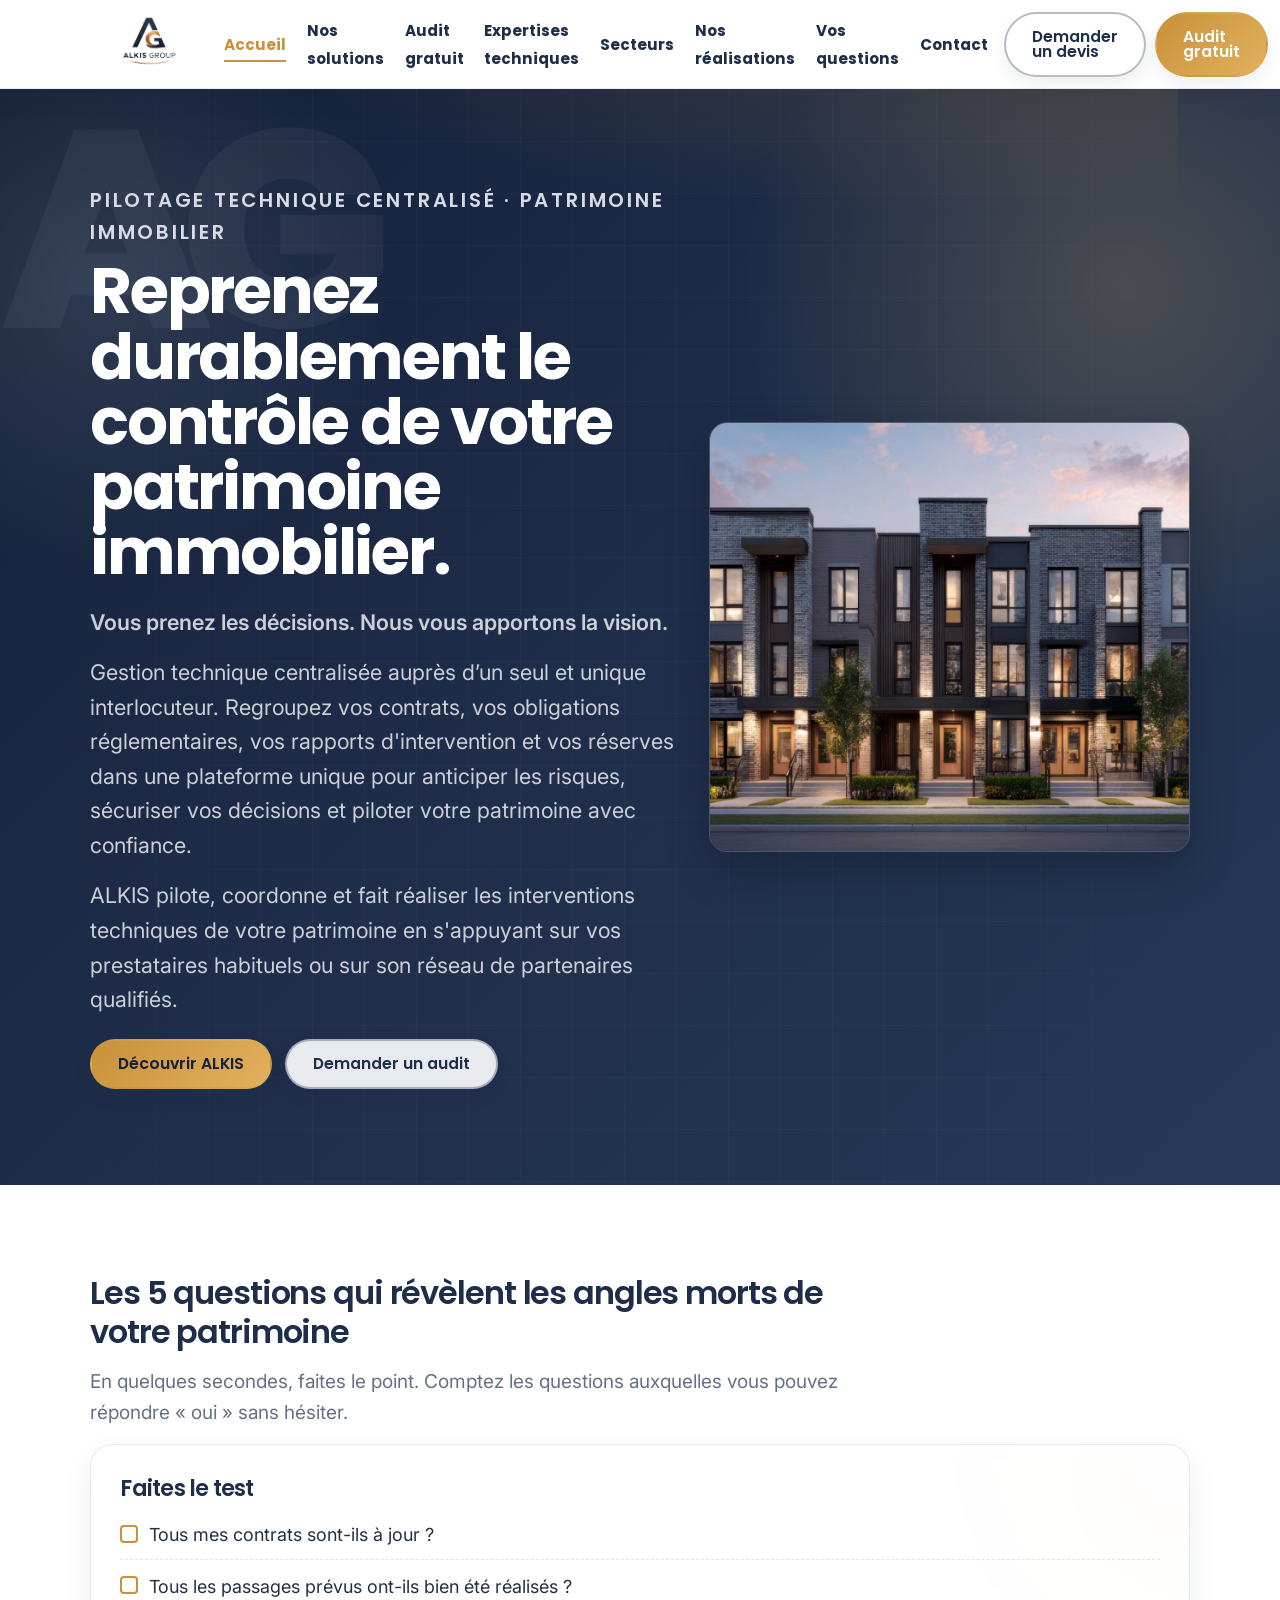
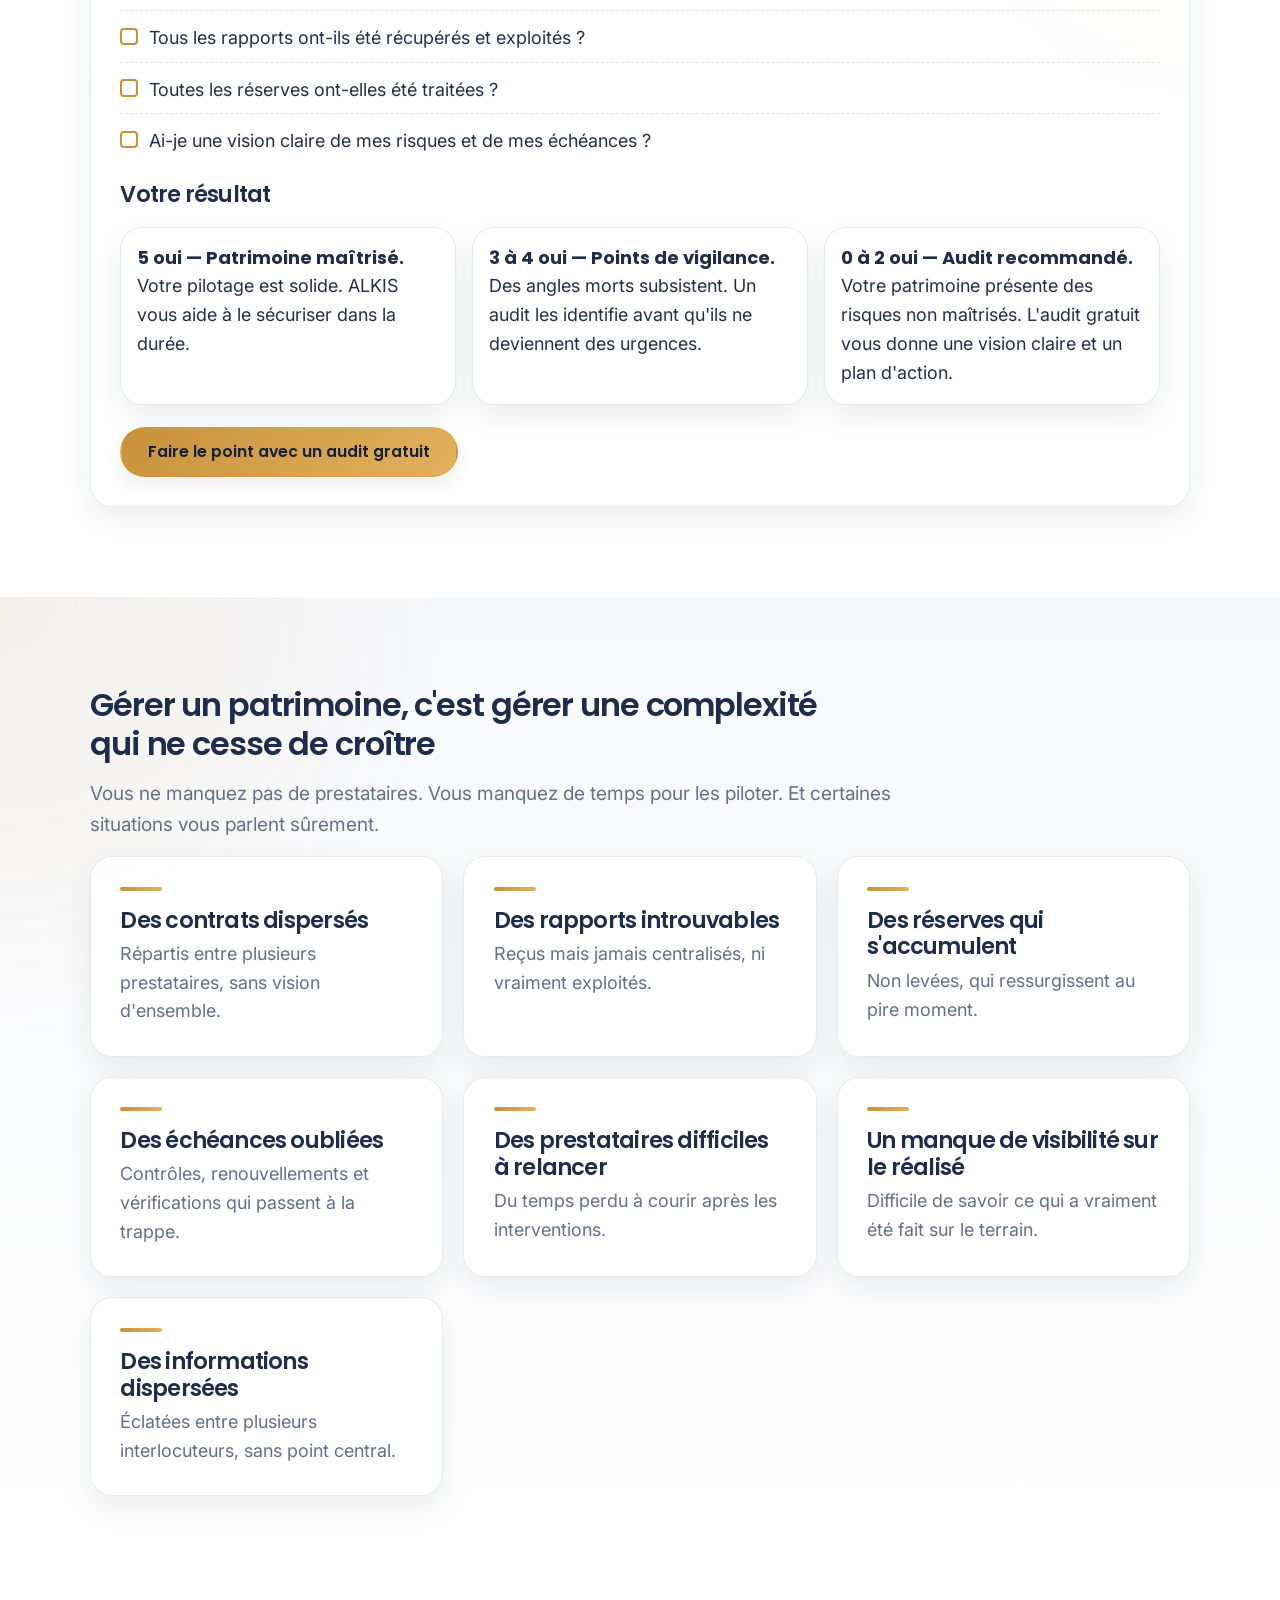
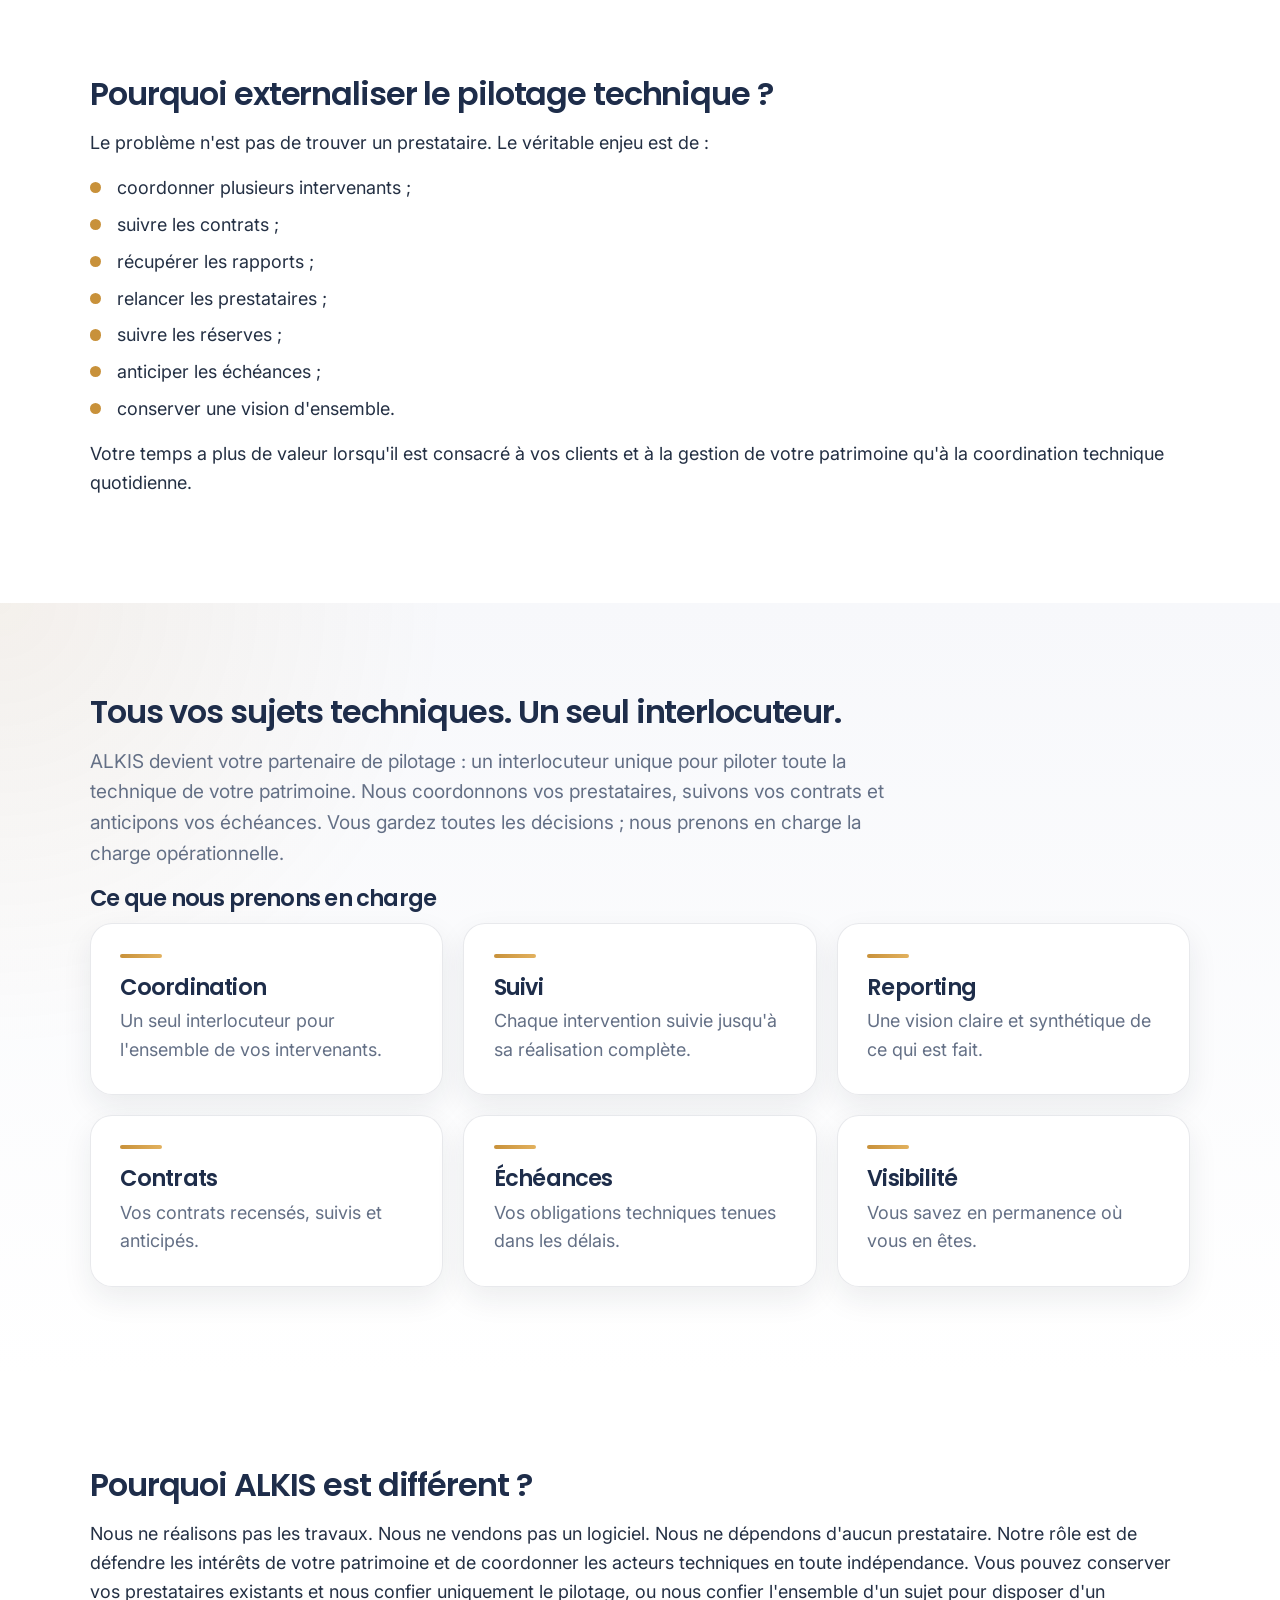
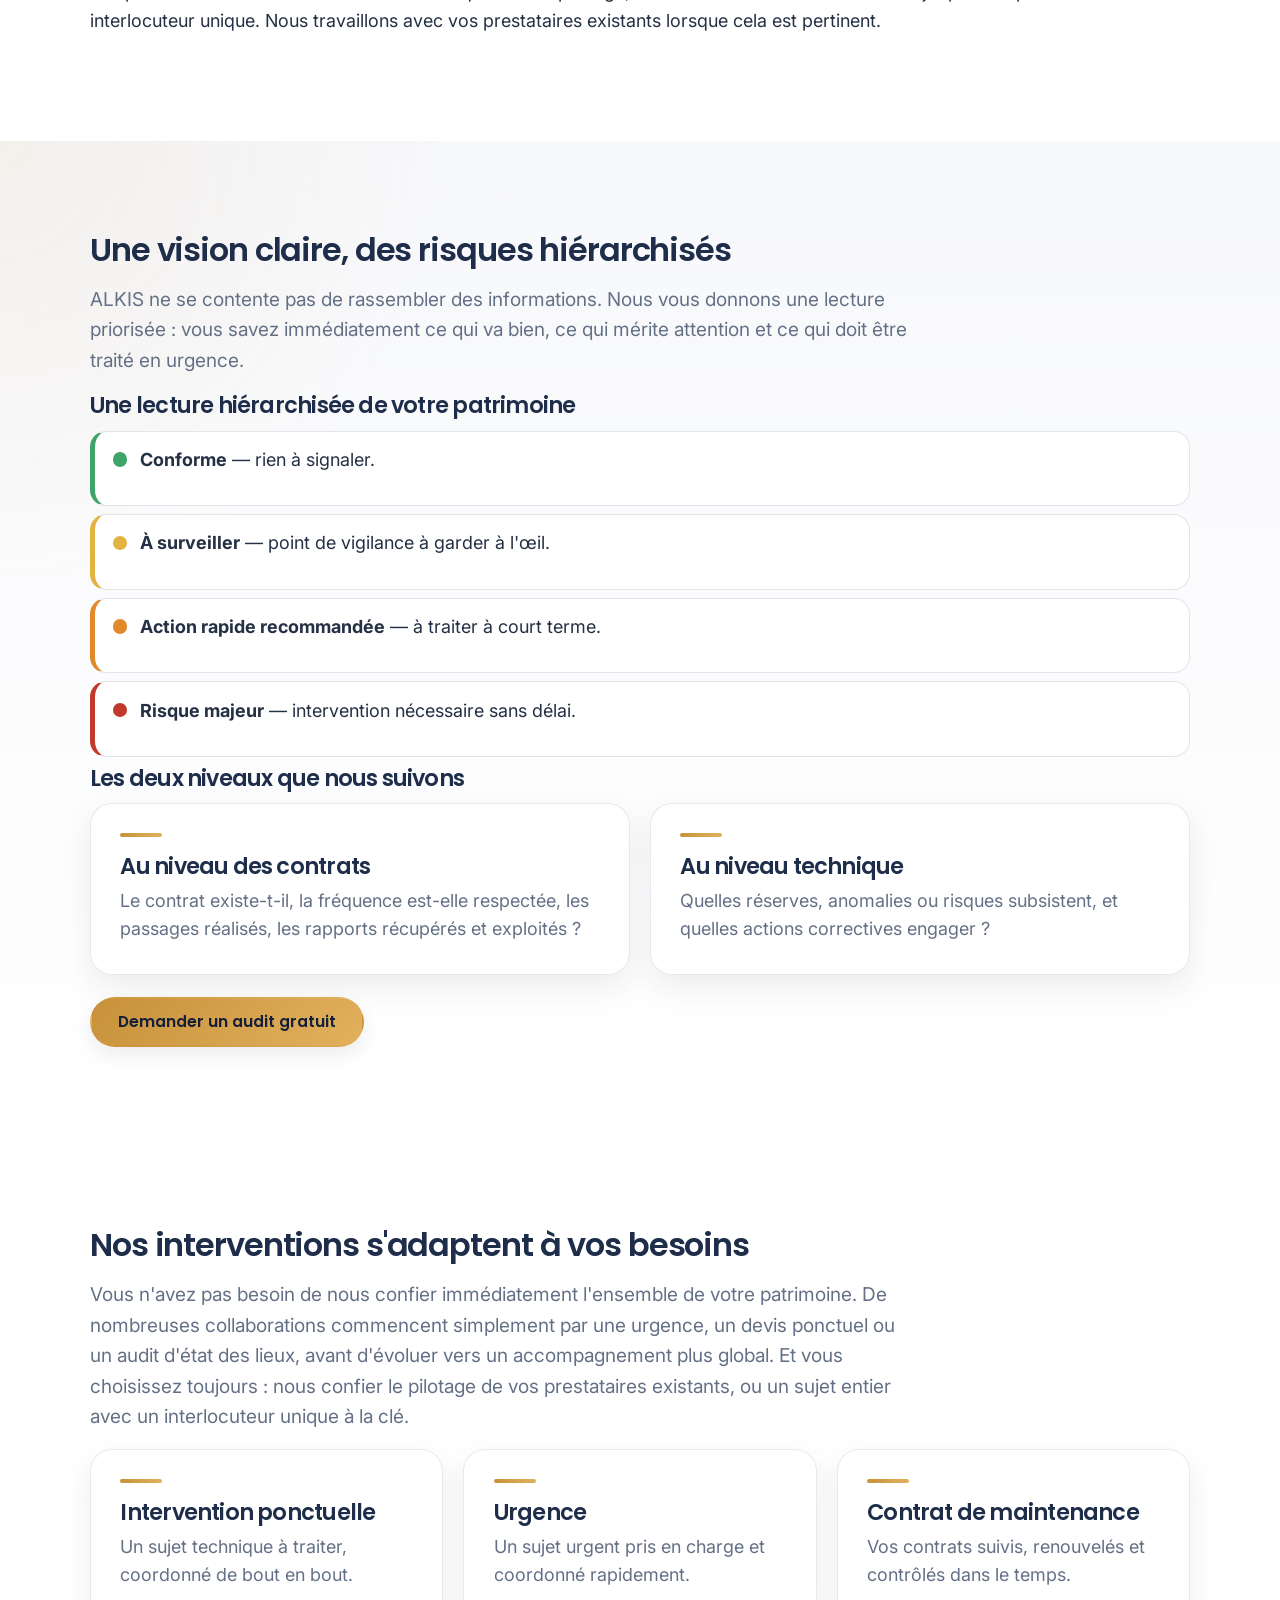
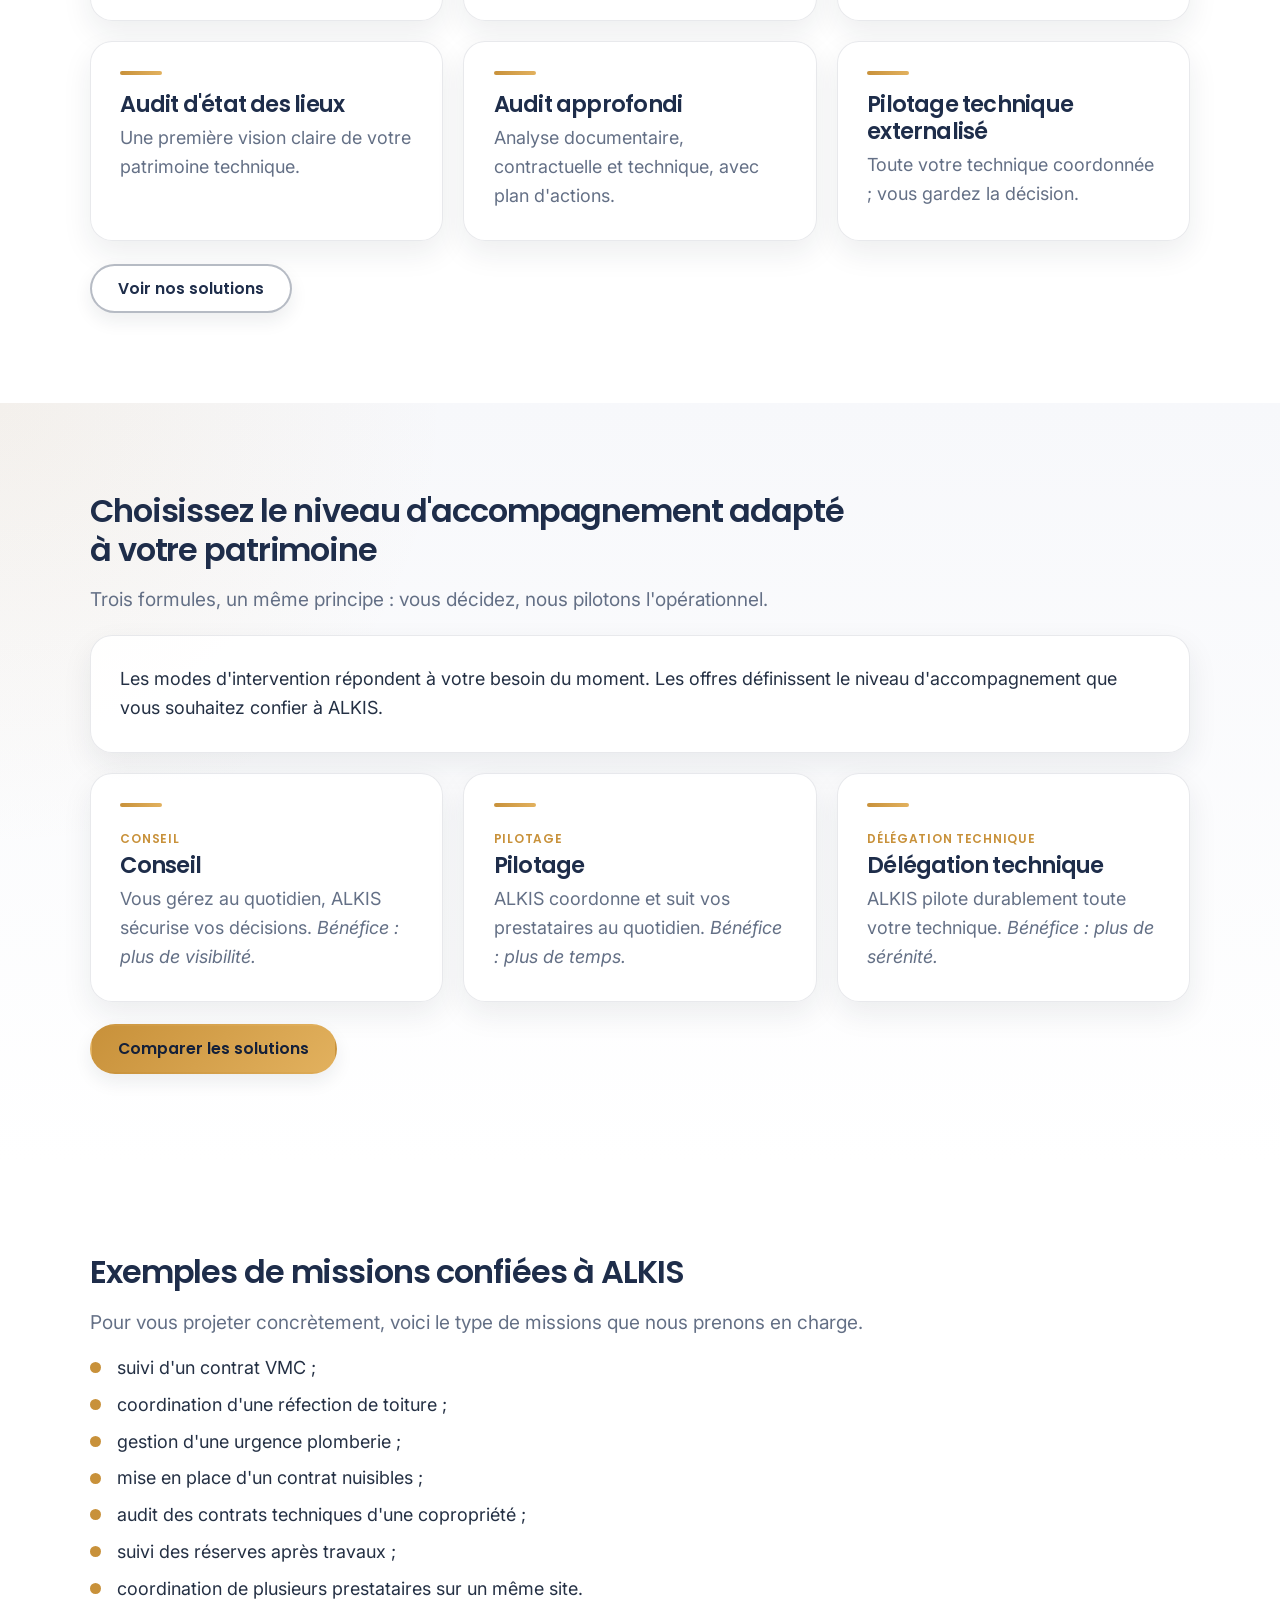
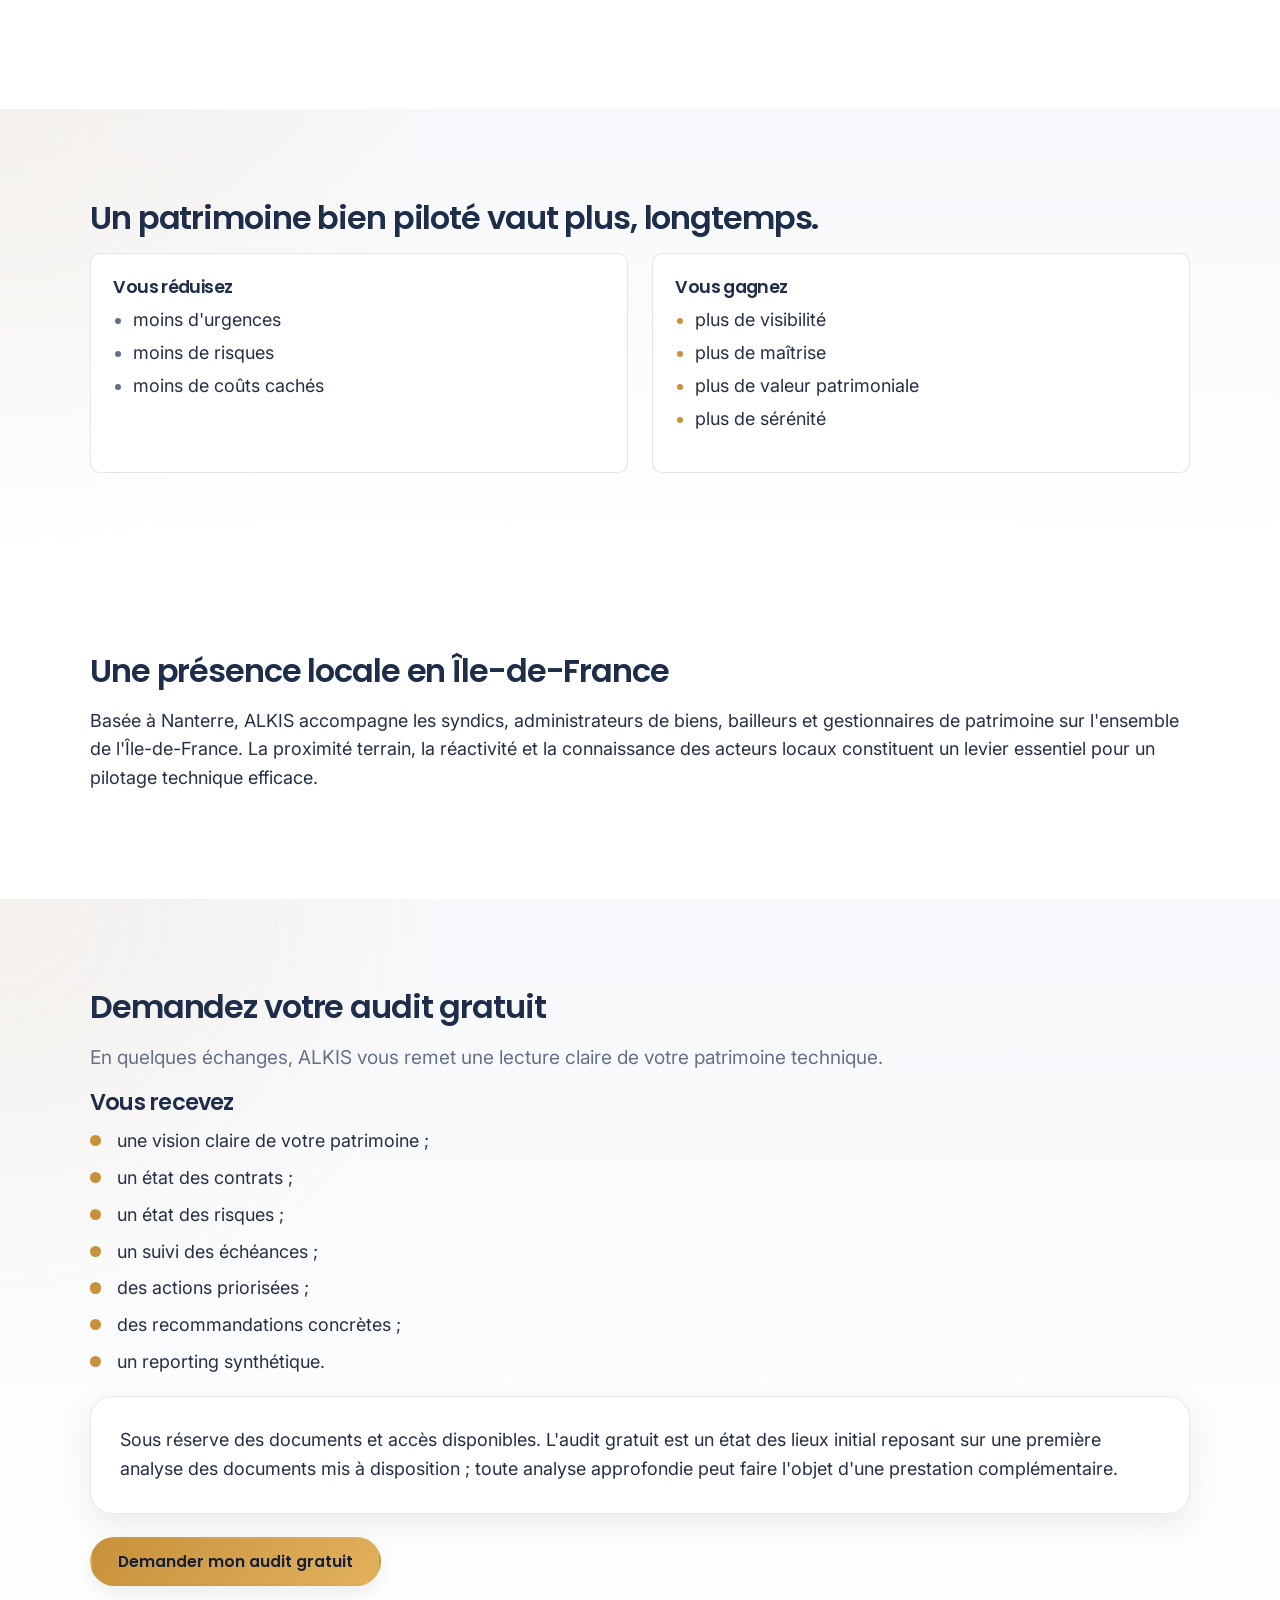
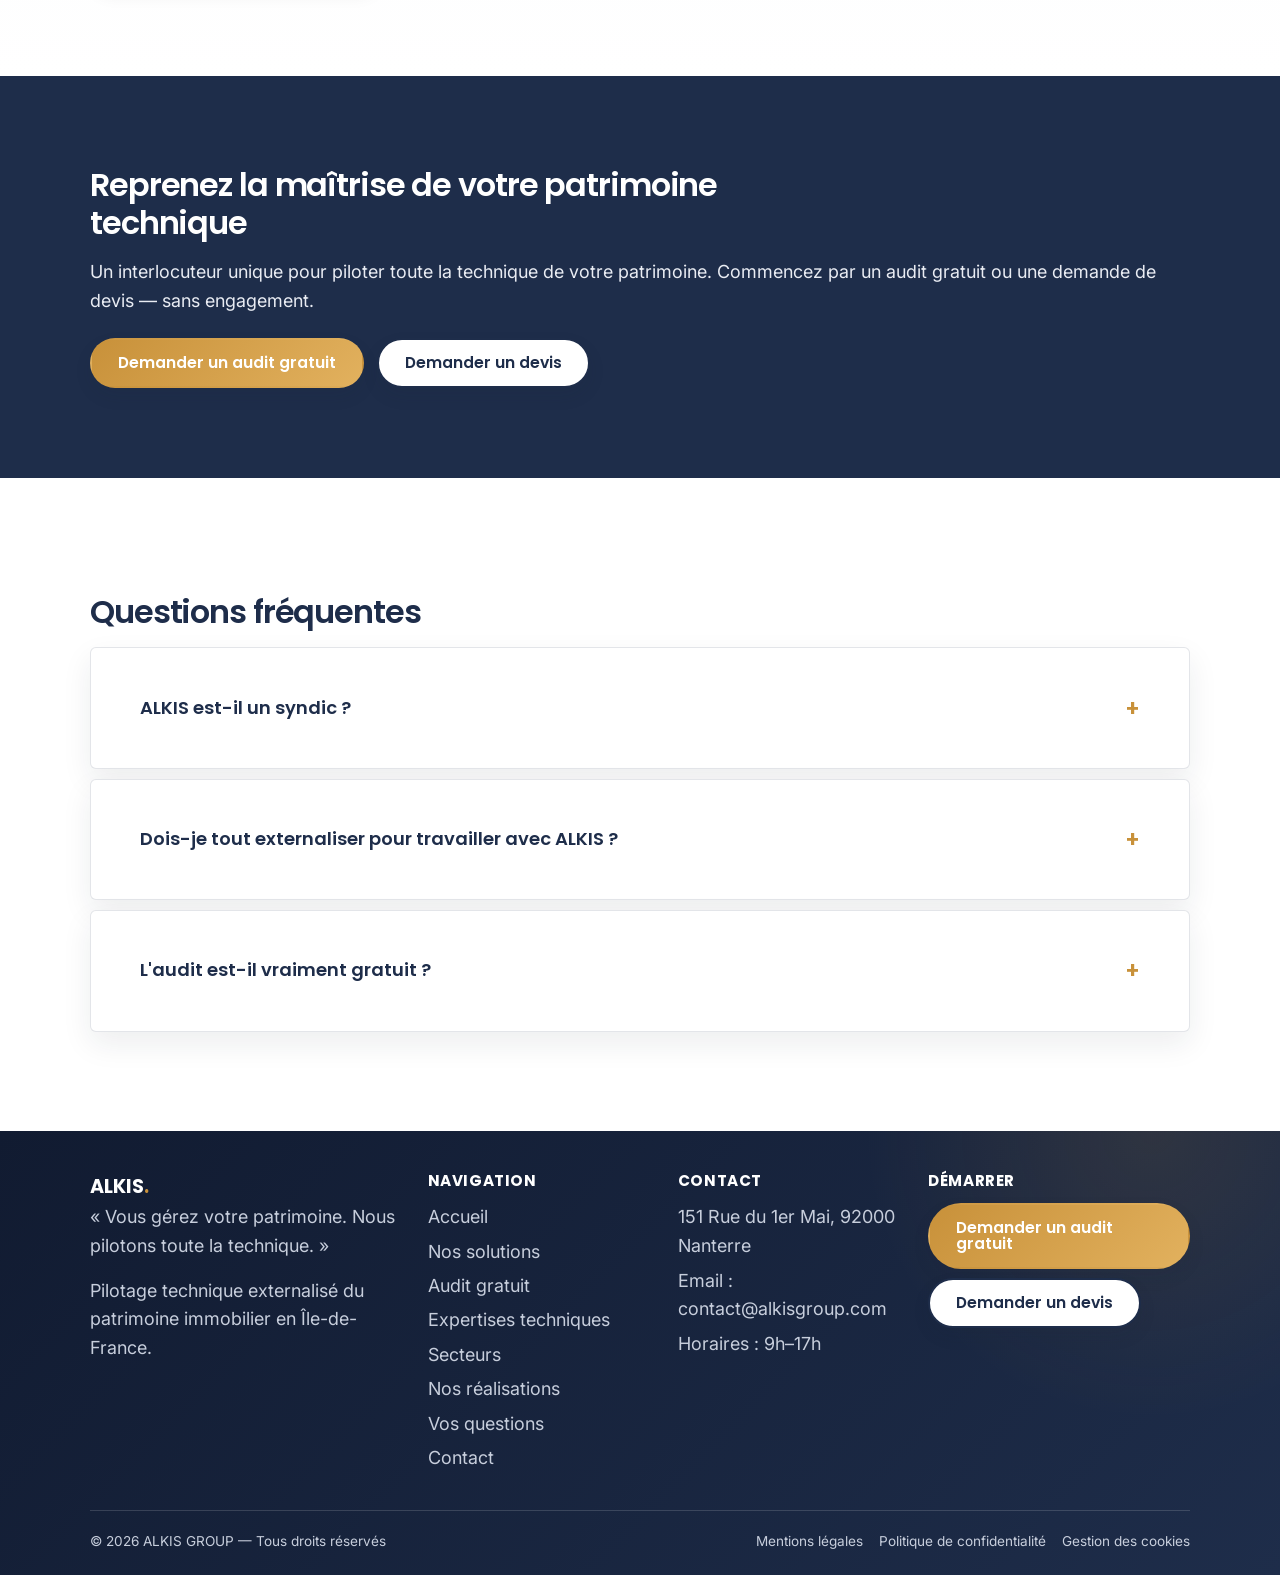
<file: index.html>
<!DOCTYPE html>
<html lang="fr">

<head>
  <meta charset="utf-8">
  <meta name="viewport" content="width=device-width, initial-scale=1">
  <title>ALKIS — Pilotage technique externalisé du patrimoine</title>
  <meta name="description"
    content="Un interlocuteur unique pour coordonner vos prestataires, suivre vos contrats et anticiper vos échéances. ALKIS pilote toute la technique de votre patrimoine en Île-de-France.">
  <link rel="preconnect" href="https://fonts.googleapis.com">
  <link rel="preconnect" href="https://fonts.gstatic.com" crossorigin>
  <link
    href="https://fonts.googleapis.com/css2?family=Poppins:wght@500;600;700&family=Inter:wght@400;500;600&display=swap"
    rel="stylesheet">
  <link rel="stylesheet" href="assets/style.css">
</head>

<body>
  <a class="skip-link" href="#main">Aller au contenu</a>

  <!-- ===================== HEADER / NAVIGATION ===================== -->
  <header class="site-header">
    <div class="container nav">
      <!-- <a class="brand" href="index.html">ALKIS<span>.</span></a> -->
      <a class="brand brand-logo" href="index.html">
        <img src="assets/alkis_logo_HD.png" alt="ALKIS GROUP">
      </a>
      <button class="nav-toggle" aria-label="Ouvrir le menu" aria-expanded="false" aria-controls="nav-menu">
        <span></span><span></span><span></span>
      </button>
      <ul class="nav-menu" id="nav-menu">
        <li><a href="index.html" aria-current="page">Accueil</a></li>
        <li><a href="nos-solutions.html">Nos solutions</a></li>
        <li><a href="audit-gratuit.html">Audit gratuit</a></li>
        <li><a href="expertises-techniques.html">Expertises techniques</a></li>
        <li><a href="secteurs.html">Secteurs</a></li>
        <li><a href="nos-realisations.html">Nos réalisations</a></li>
        <li><a href="faq.html">Vos questions</a></li>
        <li><a href="contact.html">Contact</a></li>
      </ul>
      <div class="nav-cta">
        <a class="btn btn--secondary" href="contact.html#devis">Demander un devis</a>
        <a class="btn btn--primary" href="contact.html#audit">Audit gratuit</a>
      </div>
    </div>
  </header>

  <main id="main">

    <!-- Section 1 — Hero -->
    <!-- Section 1 — Hero -->
    <section class="hero hero--split">
      <div class="container hero-grid">
        <div>
          <p class="eyebrow">Pilotage technique centralisé · Patrimoine immobilier</p>
          <h1>Reprenez durablement le contrôle de votre patrimoine immobilier.</h1>
          <p class="hero-subtitle">Vous prenez les décisions. Nous vous apportons la vision.</p>
          <p>
            Gestion technique centralisée auprès d’un seul et unique interlocuteur.
            Regroupez vos contrats, vos obligations réglementaires, vos rapports d'intervention
            et vos réserves dans une plateforme unique pour anticiper les risques, sécuriser vos décisions
            et piloter votre patrimoine avec confiance.
          </p>
          <p>
            ALKIS pilote, coordonne et fait réaliser les interventions techniques de votre patrimoine
            en s'appuyant sur vos prestataires habituels ou sur son réseau de partenaires qualifiés.
          </p>
          <div class="btn-row">
            <a class="btn btn--primary" href="nos-solutions.html">Découvrir ALKIS</a>
            <a class="btn btn--secondary" href="audit-gratuit.html">Demander un audit</a>
          </div>
        </div>

        <div class="hero-visual">
          <img src="assets/img/photos/immeuble-hero.jpg" alt="Immeuble résidentiel suivi par ALKIS">
        </div>
      </div>
    </section>

    <!-- Section 2 — Les 5 questions -->
    <section class="section">
      <div class="container">
        <h2>Les 5 questions qui révèlent les angles morts de votre patrimoine</h2>
        <p class="lead">En quelques secondes, faites le point. Comptez les questions auxquelles vous pouvez répondre «
          oui » sans hésiter.</p>
        <div class="quiz">
          <h3>Faites le test</h3>
          <ul>
            <li>Tous mes contrats sont-ils à jour ?</li>
            <li>Tous les passages prévus ont-ils bien été réalisés ?</li>
            <li>Tous les rapports ont-ils été récupérés et exploités ?</li>
            <li>Toutes les réserves ont-elles été traitées ?</li>
            <li>Ai-je une vision claire de mes risques et de mes échéances ?</li>
          </ul>
          <h3>Votre résultat</h3>
          <div class="result">
            <div class="r"><strong>5 oui — Patrimoine maîtrisé.</strong> Votre pilotage est solide. ALKIS vous aide à le
              sécuriser dans la durée.</div>
            <div class="r"><strong>3 à 4 oui — Points de vigilance.</strong> Des angles morts subsistent. Un audit les
              identifie avant qu'ils ne deviennent des urgences.</div>
            <div class="r"><strong>0 à 2 oui — Audit recommandé.</strong> Votre patrimoine présente des risques non
              maîtrisés. L'audit gratuit vous donne une vision claire et un plan d'action.</div>
          </div>
          <div class="btn-row"><a class="btn btn--primary" href="contact.html#audit">Faire le point avec un audit
              gratuit</a></div>
        </div>
      </div>
    </section>

    <!-- Section 3 — Les problématiques rencontrées -->
    <section class="section section--alt">
      <div class="container">
        <h2>Gérer un patrimoine, c'est gérer une complexité qui ne cesse de croître</h2>
        <p class="lead">Vous ne manquez pas de prestataires. Vous manquez de temps pour les piloter. Et certaines
          situations vous parlent sûrement.</p>
        <div class="grid grid-3">
          <div class="card">
            <h3>Des contrats dispersés</h3>
            <p>Répartis entre plusieurs prestataires, sans vision d'ensemble.</p>
          </div>
          <div class="card">
            <h3>Des rapports introuvables</h3>
            <p>Reçus mais jamais centralisés, ni vraiment exploités.</p>
          </div>
          <div class="card">
            <h3>Des réserves qui s'accumulent</h3>
            <p>Non levées, qui ressurgissent au pire moment.</p>
          </div>
          <div class="card">
            <h3>Des échéances oubliées</h3>
            <p>Contrôles, renouvellements et vérifications qui passent à la trappe.</p>
          </div>
          <div class="card">
            <h3>Des prestataires difficiles à relancer</h3>
            <p>Du temps perdu à courir après les interventions.</p>
          </div>
          <div class="card">
            <h3>Un manque de visibilité sur le réalisé</h3>
            <p>Difficile de savoir ce qui a vraiment été fait sur le terrain.</p>
          </div>
          <div class="card">
            <h3>Des informations dispersées</h3>
            <p>Éclatées entre plusieurs interlocuteurs, sans point central.</p>
          </div>
        </div>
      </div>
    </section>

    <!-- Section 4 — Pourquoi externaliser le pilotage technique ? -->
    <section class="section">
      <div class="container">
        <h2>Pourquoi externaliser le pilotage technique ?</h2>
        <p>Le problème n'est pas de trouver un prestataire. Le véritable enjeu est de :</p>
        <ul class="ticks">
          <li>coordonner plusieurs intervenants ;</li>
          <li>suivre les contrats ;</li>
          <li>récupérer les rapports ;</li>
          <li>relancer les prestataires ;</li>
          <li>suivre les réserves ;</li>
          <li>anticiper les échéances ;</li>
          <li>conserver une vision d'ensemble.</li>
        </ul>
        <p>Votre temps a plus de valeur lorsqu'il est consacré à vos clients et à la gestion de votre patrimoine qu'à la
          coordination technique quotidienne.</p>
      </div>
    </section>

    <!-- Section 5 — Pourquoi ALKIS ? -->
    <section class="section section--alt">
      <div class="container">
        <h2>Tous vos sujets techniques. Un seul interlocuteur.</h2>
        <p class="lead">ALKIS devient votre partenaire de pilotage : un interlocuteur unique pour piloter toute la
          technique de votre patrimoine. Nous coordonnons vos prestataires, suivons vos contrats et anticipons vos
          échéances. Vous gardez toutes les décisions ; nous prenons en charge la charge opérationnelle.</p>
        <h3>Ce que nous prenons en charge</h3>
        <div class="grid grid-3">
          <div class="card">
            <h3>Coordination</h3>
            <p>Un seul interlocuteur pour l'ensemble de vos intervenants.</p>
          </div>
          <div class="card">
            <h3>Suivi</h3>
            <p>Chaque intervention suivie jusqu'à sa réalisation complète.</p>
          </div>
          <div class="card">
            <h3>Reporting</h3>
            <p>Une vision claire et synthétique de ce qui est fait.</p>
          </div>
          <div class="card">
            <h3>Contrats</h3>
            <p>Vos contrats recensés, suivis et anticipés.</p>
          </div>
          <div class="card">
            <h3>Échéances</h3>
            <p>Vos obligations techniques tenues dans les délais.</p>
          </div>
          <div class="card">
            <h3>Visibilité</h3>
            <p>Vous savez en permanence où vous en êtes.</p>
          </div>
        </div>
      </div>
    </section>

    <!-- Section 6 — Pourquoi ALKIS est différent ? -->
    <section class="section">
      <div class="container">
        <h2>Pourquoi ALKIS est différent ?</h2>
        <p>Nous ne réalisons pas les travaux. Nous ne vendons pas un logiciel. Nous ne dépendons d'aucun prestataire.
          Notre rôle est de défendre les intérêts de votre patrimoine et de coordonner les acteurs techniques en toute
          indépendance. Vous pouvez conserver vos prestataires existants et nous confier uniquement le pilotage, ou nous
          confier l'ensemble d'un sujet pour disposer d'un interlocuteur unique. Nous travaillons avec vos prestataires
          existants lorsque cela est pertinent.</p>
      </div>
    </section>

    <!-- Section 7 — Une vision claire, des risques hiérarchisés -->
    <section class="section section--alt">
      <div class="container">
        <h2>Une vision claire, des risques hiérarchisés</h2>
        <p class="lead">ALKIS ne se contente pas de rassembler des informations. Nous vous donnons une lecture priorisée
          : vous savez immédiatement ce qui va bien, ce qui mérite attention et ce qui doit être traité en urgence.</p>
        <h3>Une lecture hiérarchisée de votre patrimoine</h3>
        <div class="risk is-green"><span class="dot"></span>
          <p><strong>Conforme</strong> — rien à signaler.</p>
        </div>
        <div class="risk is-yellow"><span class="dot"></span>
          <p><strong>À surveiller</strong> — point de vigilance à garder à l'œil.</p>
        </div>
        <div class="risk is-orange"><span class="dot"></span>
          <p><strong>Action rapide recommandée</strong> — à traiter à court terme.</p>
        </div>
        <div class="risk is-red"><span class="dot"></span>
          <p><strong>Risque majeur</strong> — intervention nécessaire sans délai.</p>
        </div>
        <h3>Les deux niveaux que nous suivons</h3>
        <div class="grid grid-2">
          <div class="card">
            <h3>Au niveau des contrats</h3>
            <p>Le contrat existe-t-il, la fréquence est-elle respectée, les passages réalisés, les rapports récupérés et
              exploités ?</p>
          </div>
          <div class="card">
            <h3>Au niveau technique</h3>
            <p>Quelles réserves, anomalies ou risques subsistent, et quelles actions correctives engager ?</p>
          </div>
        </div>
        <div class="btn-row"><a class="btn btn--primary" href="contact.html#audit">Demander un audit gratuit</a></div>
      </div>
    </section>

    <!-- Section 8 — Nos interventions s'adaptent à vos besoins -->
    <section class="section">
      <div class="container">
        <h2>Nos interventions s'adaptent à vos besoins</h2>
        <p class="lead">Vous n'avez pas besoin de nous confier immédiatement l'ensemble de votre patrimoine. De
          nombreuses collaborations commencent simplement par une urgence, un devis ponctuel ou un audit d'état des
          lieux, avant d'évoluer vers un accompagnement plus global. Et vous choisissez toujours : nous confier le
          pilotage de vos prestataires existants, ou un sujet entier avec un interlocuteur unique à la clé.</p>
        <div class="grid grid-3">
          <div class="card">
            <h3>Intervention ponctuelle</h3>
            <p>Un sujet technique à traiter, coordonné de bout en bout.</p>
          </div>
          <div class="card">
            <h3>Urgence</h3>
            <p>Un sujet urgent pris en charge et coordonné rapidement.</p>
          </div>
          <div class="card">
            <h3>Contrat de maintenance</h3>
            <p>Vos contrats suivis, renouvelés et contrôlés dans le temps.</p>
          </div>
          <div class="card">
            <h3>Audit d'état des lieux</h3>
            <p>Une première vision claire de votre patrimoine technique.</p>
          </div>
          <div class="card">
            <h3>Audit approfondi</h3>
            <p>Analyse documentaire, contractuelle et technique, avec plan d'actions.</p>
          </div>
          <div class="card">
            <h3>Pilotage technique externalisé</h3>
            <p>Toute votre technique coordonnée ; vous gardez la décision.</p>
          </div>
        </div>
        <div class="btn-row"><a class="btn btn--secondary" href="nos-solutions.html">Voir nos solutions</a></div>
      </div>
    </section>

    <!-- Section 9 — Nos solutions -->
    <section class="section section--alt">
      <div class="container">
        <h2>Choisissez le niveau d'accompagnement adapté à votre patrimoine</h2>
        <p class="lead">Trois formules, un même principe : vous décidez, nous pilotons l'opérationnel.</p>
        <div class="callout">
          <p>Les modes d'intervention répondent à votre besoin du moment. Les offres définissent le niveau
            d'accompagnement que vous souhaitez confier à ALKIS.</p>
        </div>
        <div class="grid grid-3">
          <div class="card"><span class="tag">Conseil</span>
            <h3>Conseil</h3>
            <p>Vous gérez au quotidien, ALKIS sécurise vos décisions. <em>Bénéfice : plus de visibilité.</em></p>
          </div>
          <div class="card"><span class="tag">Pilotage</span>
            <h3>Pilotage</h3>
            <p>ALKIS coordonne et suit vos prestataires au quotidien. <em>Bénéfice : plus de temps.</em></p>
          </div>
          <div class="card"><span class="tag">Délégation technique</span>
            <h3>Délégation technique</h3>
            <p>ALKIS pilote durablement toute votre technique. <em>Bénéfice : plus de sérénité.</em></p>
          </div>
        </div>
        <div class="btn-row"><a class="btn btn--primary" href="nos-solutions.html">Comparer les solutions</a></div>
      </div>
    </section>

    <!-- Section 10 — Exemples de missions confiées à ALKIS -->
    <section class="section">
      <div class="container">
        <h2>Exemples de missions confiées à ALKIS</h2>
        <p class="lead">Pour vous projeter concrètement, voici le type de missions que nous prenons en charge.</p>
        <ul class="ticks">
          <li>suivi d'un contrat VMC ;</li>
          <li>coordination d'une réfection de toiture ;</li>
          <li>gestion d'une urgence plomberie ;</li>
          <li>mise en place d'un contrat nuisibles ;</li>
          <li>audit des contrats techniques d'une copropriété ;</li>
          <li>suivi des réserves après travaux ;</li>
          <li>coordination de plusieurs prestataires sur un même site.</li>
        </ul>
      </div>
    </section>

    <!-- Section 11 — Bénéfices -->
    <section class="section section--alt">
      <div class="container">
        <h2>Un patrimoine bien piloté vaut plus, longtemps.</h2>
        <div class="benefit-cols">
          <div class="col">
            <h3>Vous réduisez</h3>
            <ul class="down">
              <li>moins d'urgences</li>
              <li>moins de risques</li>
              <li>moins de coûts cachés</li>
            </ul>
          </div>
          <div class="col">
            <h3>Vous gagnez</h3>
            <ul class="up">
              <li>plus de visibilité</li>
              <li>plus de maîtrise</li>
              <li>plus de valeur patrimoniale</li>
              <li>plus de sérénité</li>
            </ul>
          </div>
        </div>
      </div>
    </section>

    <!-- Section 12 — Une présence locale en Île-de-France -->
    <section class="section">
      <div class="container">
        <h2>Une présence locale en Île-de-France</h2>
        <p>Basée à Nanterre, ALKIS accompagne les syndics, administrateurs de biens, bailleurs et gestionnaires de
          patrimoine sur l'ensemble de l'Île-de-France. La proximité terrain, la réactivité et la connaissance des
          acteurs locaux constituent un levier essentiel pour un pilotage technique efficace.</p>
      </div>
    </section>

    <!-- Section 13 — Audit gratuit -->
    <section class="section section--alt">
      <div class="container">
        <h2>Demandez votre audit gratuit</h2>
        <p class="lead">En quelques échanges, ALKIS vous remet une lecture claire de votre patrimoine technique.</p>
        <h3>Vous recevez</h3>
        <ul class="ticks">
          <li>une vision claire de votre patrimoine ;</li>
          <li>un état des contrats ;</li>
          <li>un état des risques ;</li>
          <li>un suivi des échéances ;</li>
          <li>des actions priorisées ;</li>
          <li>des recommandations concrètes ;</li>
          <li>un reporting synthétique.</li>
        </ul>
        <div class="callout">
          <p>Sous réserve des documents et accès disponibles. L'audit gratuit est un état des lieux initial reposant sur
            une première analyse des documents mis à disposition ; toute analyse approfondie peut faire l'objet d'une
            prestation complémentaire.</p>
        </div>
        <div class="btn-row"><a class="btn btn--primary" href="contact.html#audit">Demander mon audit gratuit</a></div>
      </div>
    </section>

    <!-- Section 14 — CTA final -->
    <section class="section section--navy">
      <div class="container">
        <h2>Reprenez la maîtrise de votre patrimoine technique</h2>
        <p>Un interlocuteur unique pour piloter toute la technique de votre patrimoine. Commencez par un audit gratuit
          ou une demande de devis — sans engagement.</p>
        <div class="btn-row">
          <a class="btn btn--primary" href="contact.html#audit">Demander un audit gratuit</a>
          <a class="btn btn--secondary" href="contact.html#devis">Demander un devis</a>
        </div>
      </div>
    </section>

    <!-- FAQ Accueil -->
    <section class="section faq">
      <div class="container">
        <h2>Questions fréquentes</h2>
        <details>
          <summary>ALKIS est-il un syndic ?</summary>
          <div class="answer">Non. ALKIS ne remplace pas votre syndic. Nous pilotons la technique de votre patrimoine en
            coordonnant vos prestataires ; vous gardez la gestion et les décisions.</div>
        </details>
        <details>
          <summary>Dois-je tout externaliser pour travailler avec ALKIS ?</summary>
          <div class="answer">Non. Vous pouvez commencer par une seule urgence ou un devis ponctuel, puis faire évoluer
            l'accompagnement si vous le souhaitez.</div>
        </details>
        <details>
          <summary>L'audit est-il vraiment gratuit ?</summary>
          <div class="answer">Oui. L'audit d'état des lieux est gratuit et sans engagement, sous réserve des documents
            et accès disponibles.</div>
        </details>
      </div>
    </section>

  </main>

  <!-- ===================== FOOTER ===================== -->
  <footer class="site-footer">
    <div class="container">
      <div class="footer-grid">
        <div class="footer-brand">
          <div class="b">ALKIS<span>.</span></div>
          <p>« Vous gérez votre patrimoine. Nous pilotons toute la technique. »</p>
          <p>Pilotage technique externalisé du patrimoine immobilier en Île-de-France.</p>
        </div>
        <div>
          <h4>Navigation</h4>
          <ul>
            <li><a href="index.html">Accueil</a></li>
            <li><a href="nos-solutions.html">Nos solutions</a></li>
            <li><a href="audit-gratuit.html">Audit gratuit</a></li>
            <li><a href="expertises-techniques.html">Expertises techniques</a></li>
            <li><a href="secteurs.html">Secteurs</a></li>
            <li><a href="nos-realisations.html">Nos réalisations</a></li>
            <li><a href="faq.html">Vos questions</a></li>
            <li><a href="contact.html">Contact</a></li>
          </ul>
        </div>
        <div>
          <h4>Contact</h4>
          <ul>
            <li>151 Rue du 1er Mai, 92000 Nanterre</li>
            <li>Email : <a href="mailto:contact@alkisgroup.com">contact@alkisgroup.com</a></li>
            <li>Horaires : 9h–17h</li>
          </ul>
        </div>
        <div>
          <h4>Démarrer</h4>
          <div class="btn-row" style="margin-top:.4rem">
            <a class="btn btn--primary" href="contact.html#audit">Demander un audit gratuit</a>
          </div>
          <div class="btn-row" style="margin-top:.6rem">
            <a class="btn btn--secondary" href="contact.html#devis">Demander un devis</a>
          </div>
        </div>
      </div>
      <div class="footer-bottom">
        <span>© 2026 ALKIS GROUP — Tous droits réservés</span>
        <nav>
          <a href="mentions-legales.html">Mentions légales</a>
          <a href="politique-de-confidentialite.html">Politique de confidentialité</a>
          <a href="politique-cookies.html">Gestion des cookies</a>
        </nav>
      </div>
    </div>
  </footer>

  <script src="assets/main.js"></script>
</body>

</html>
</file>
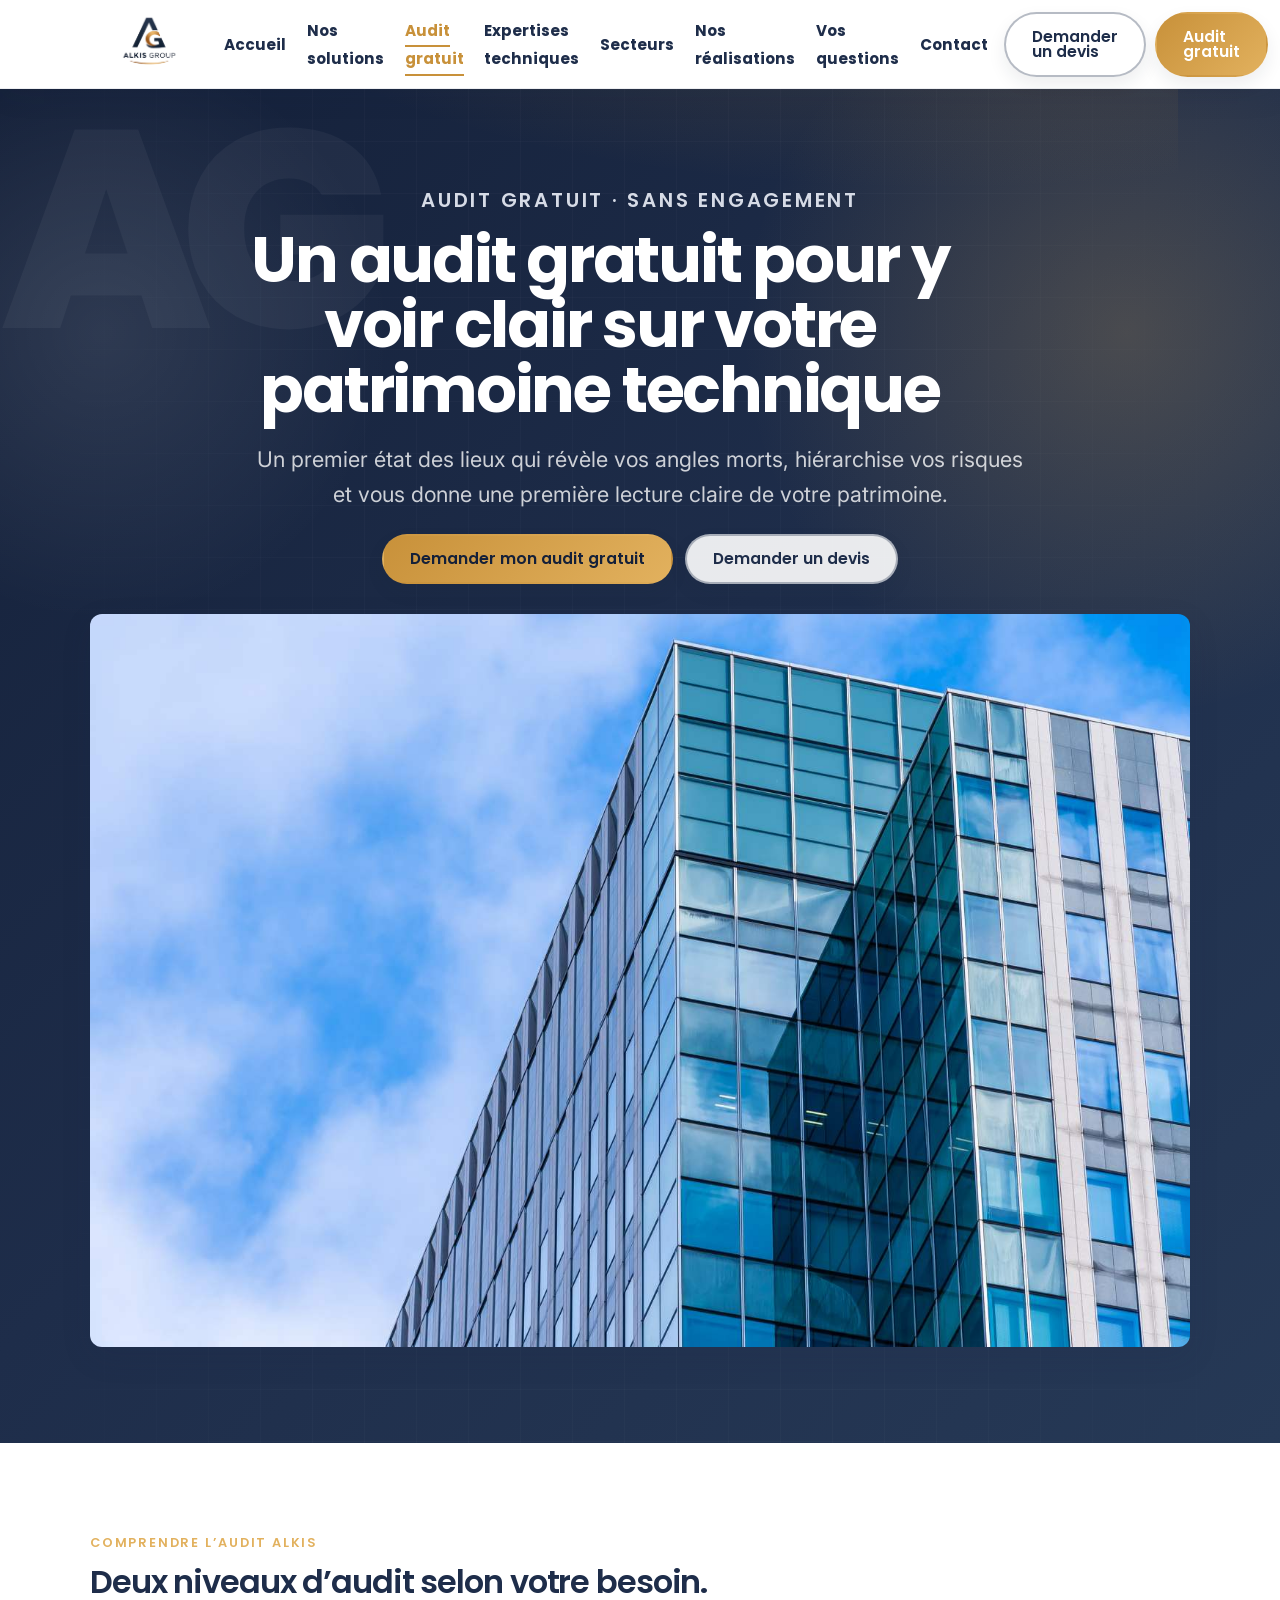
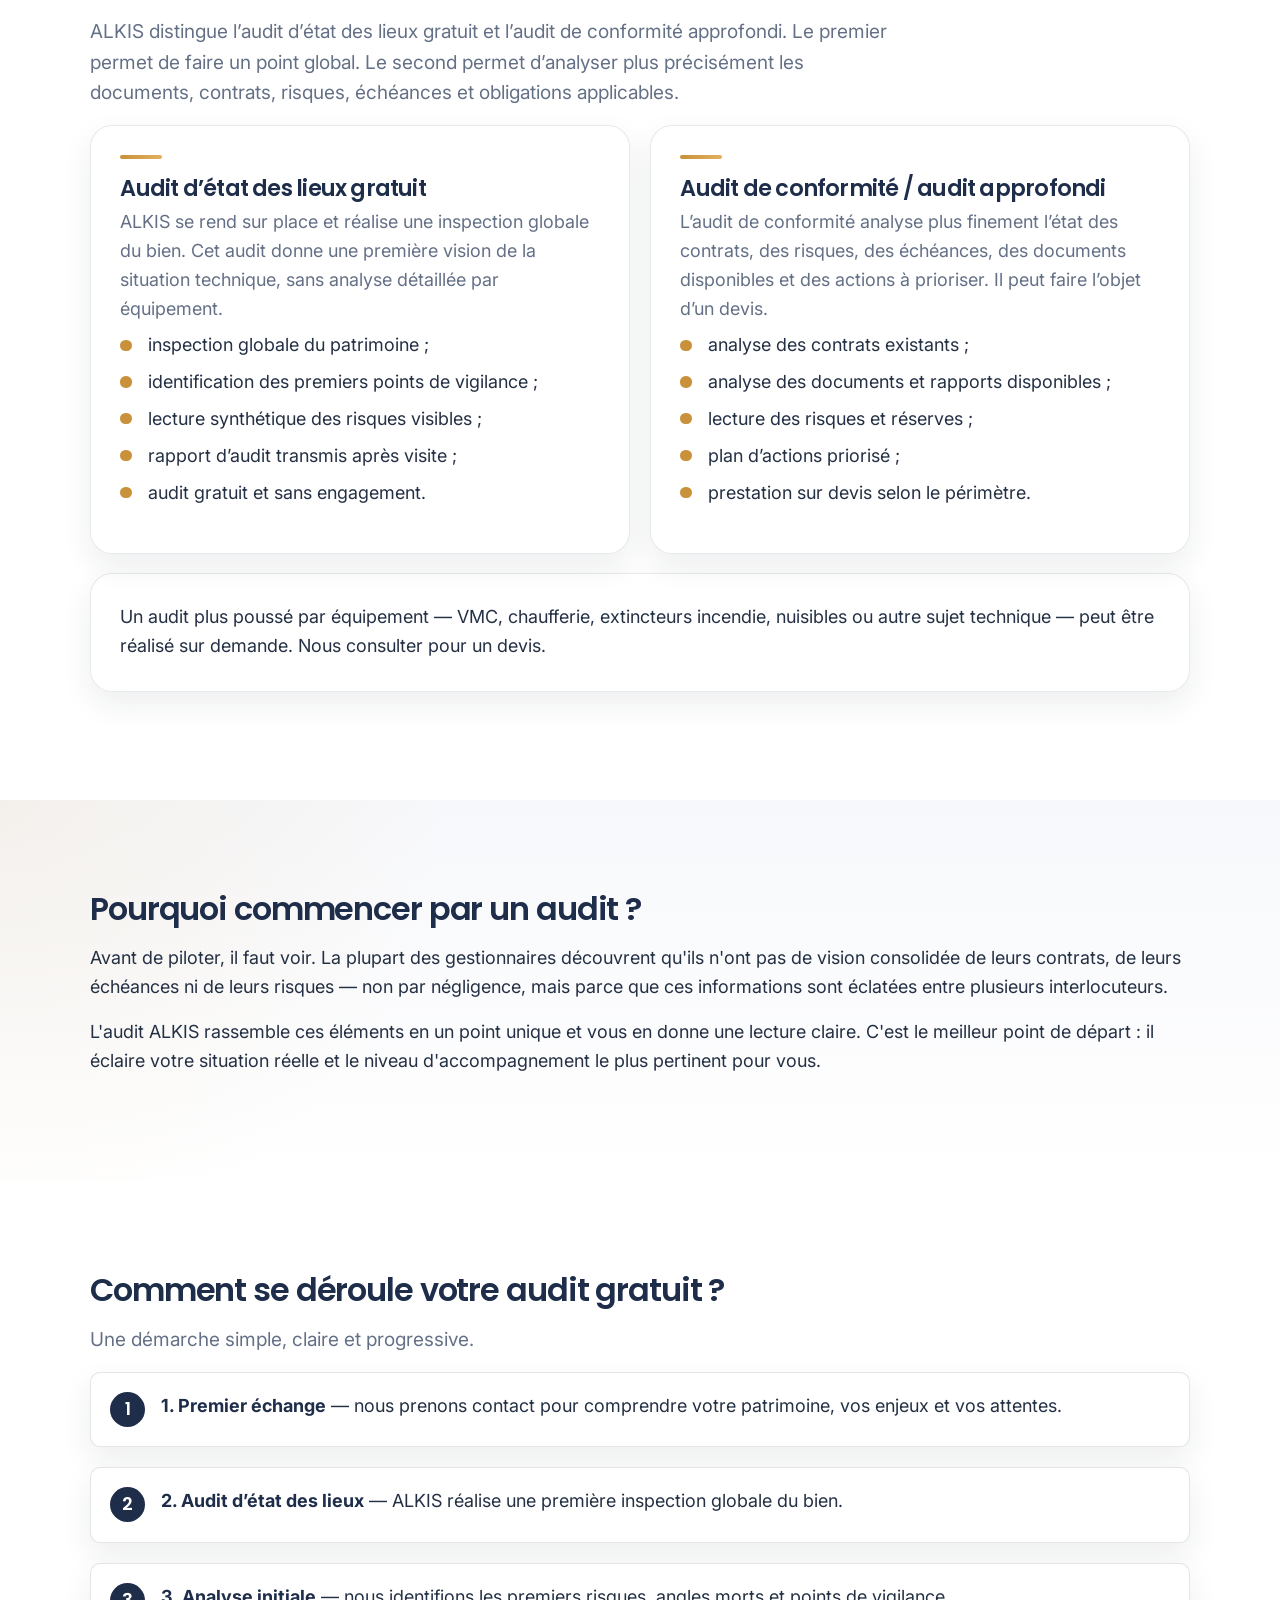
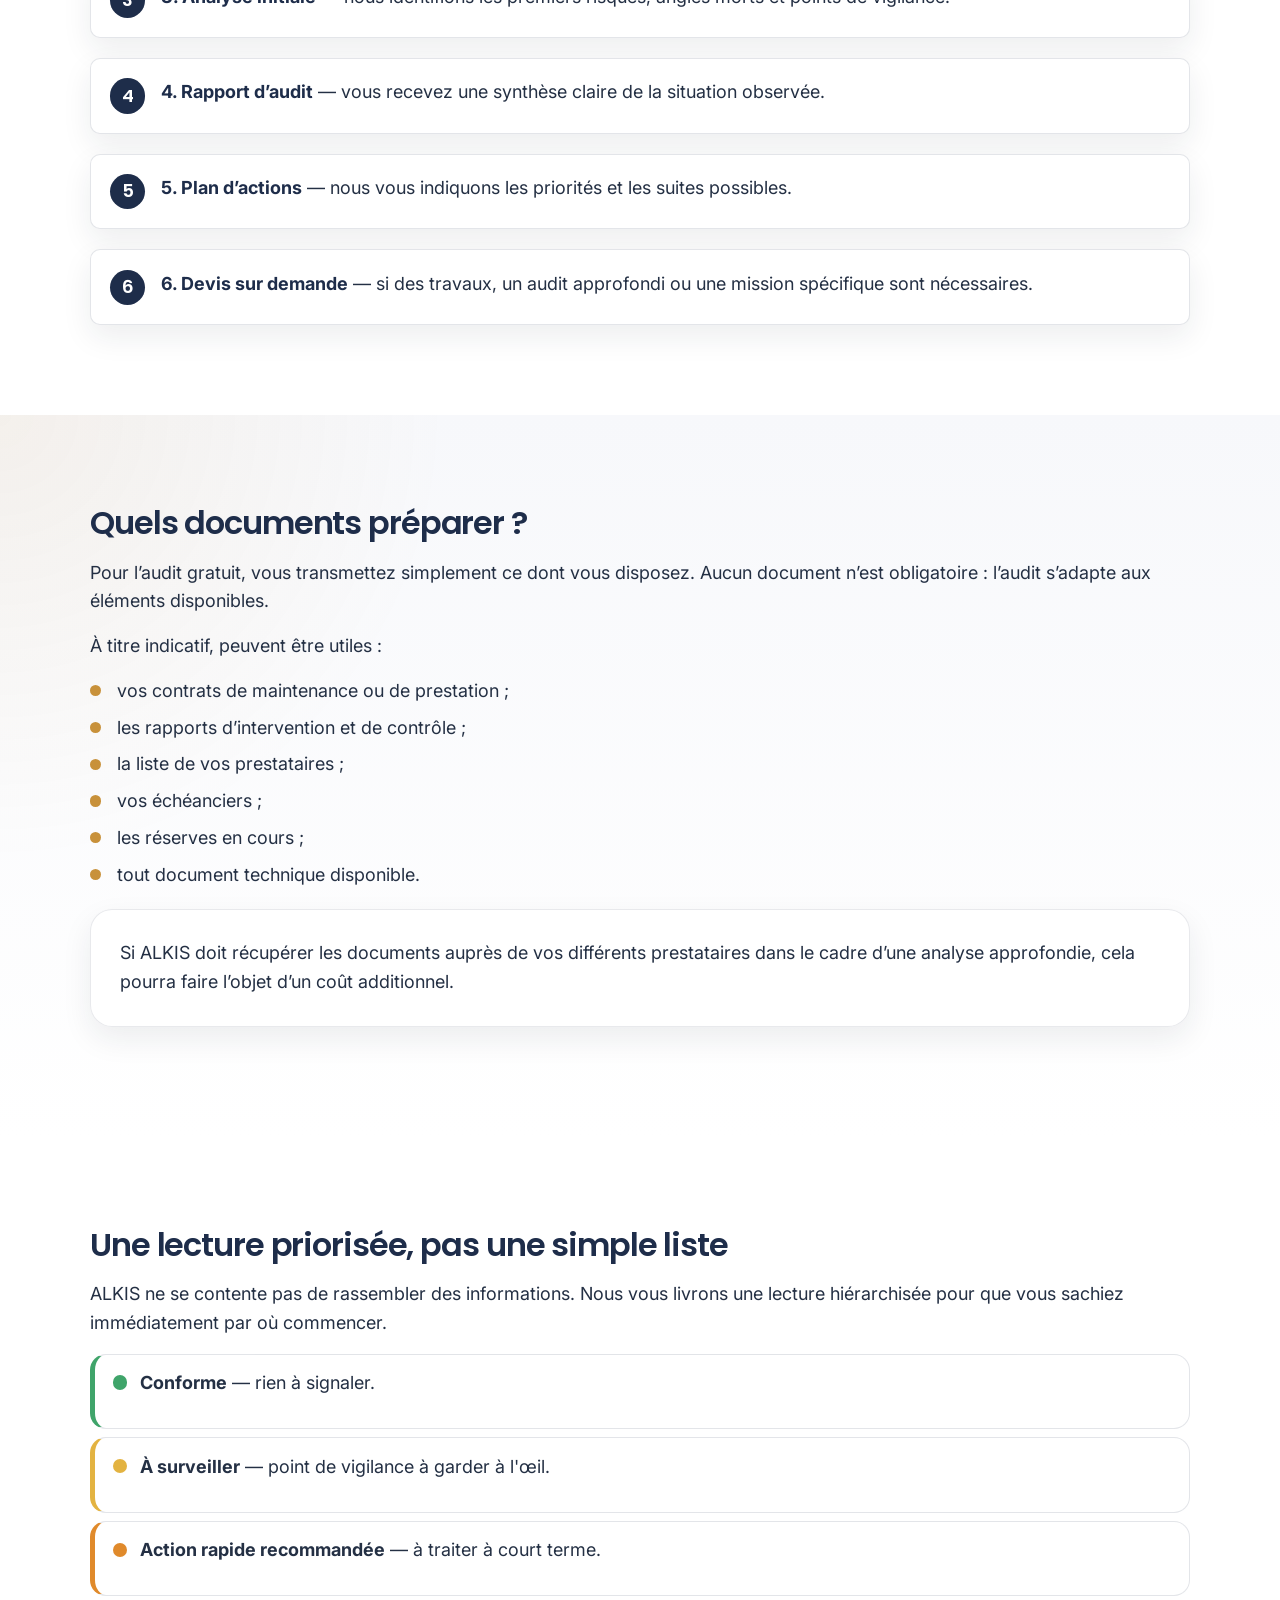
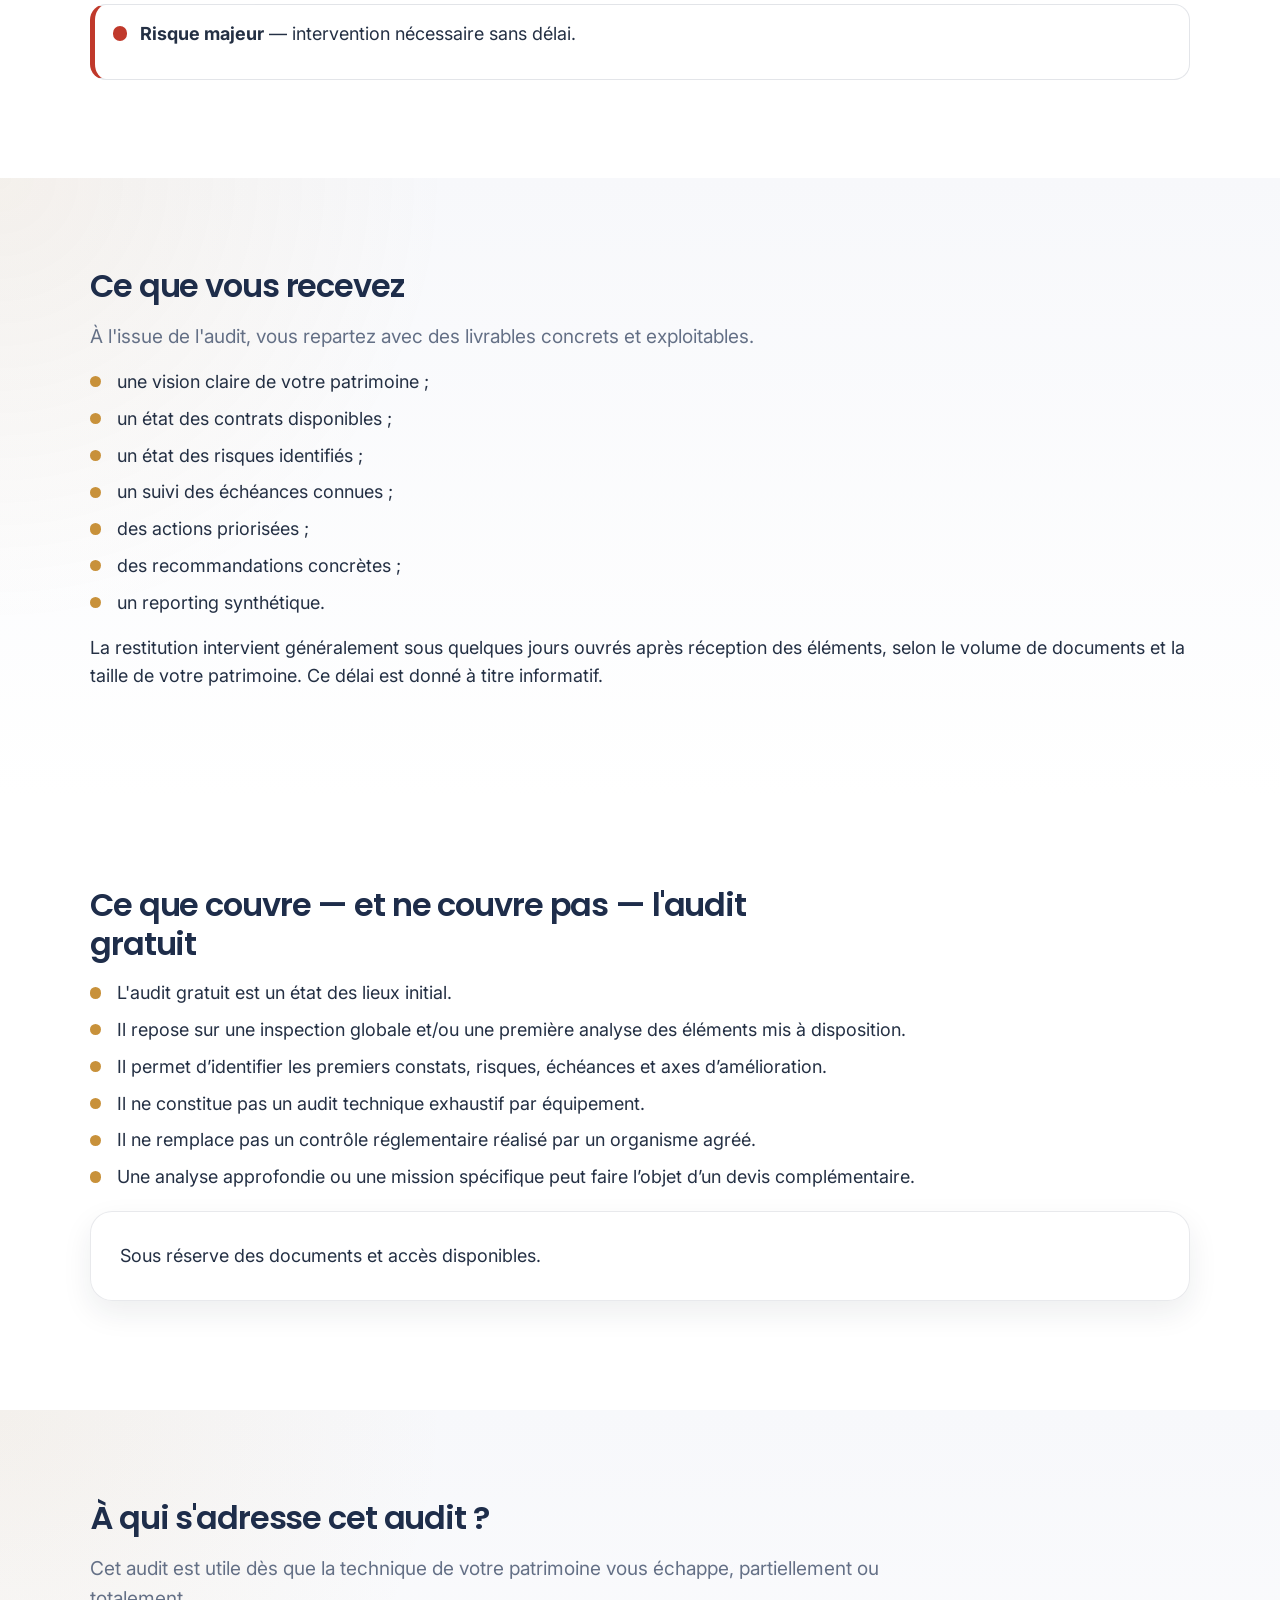
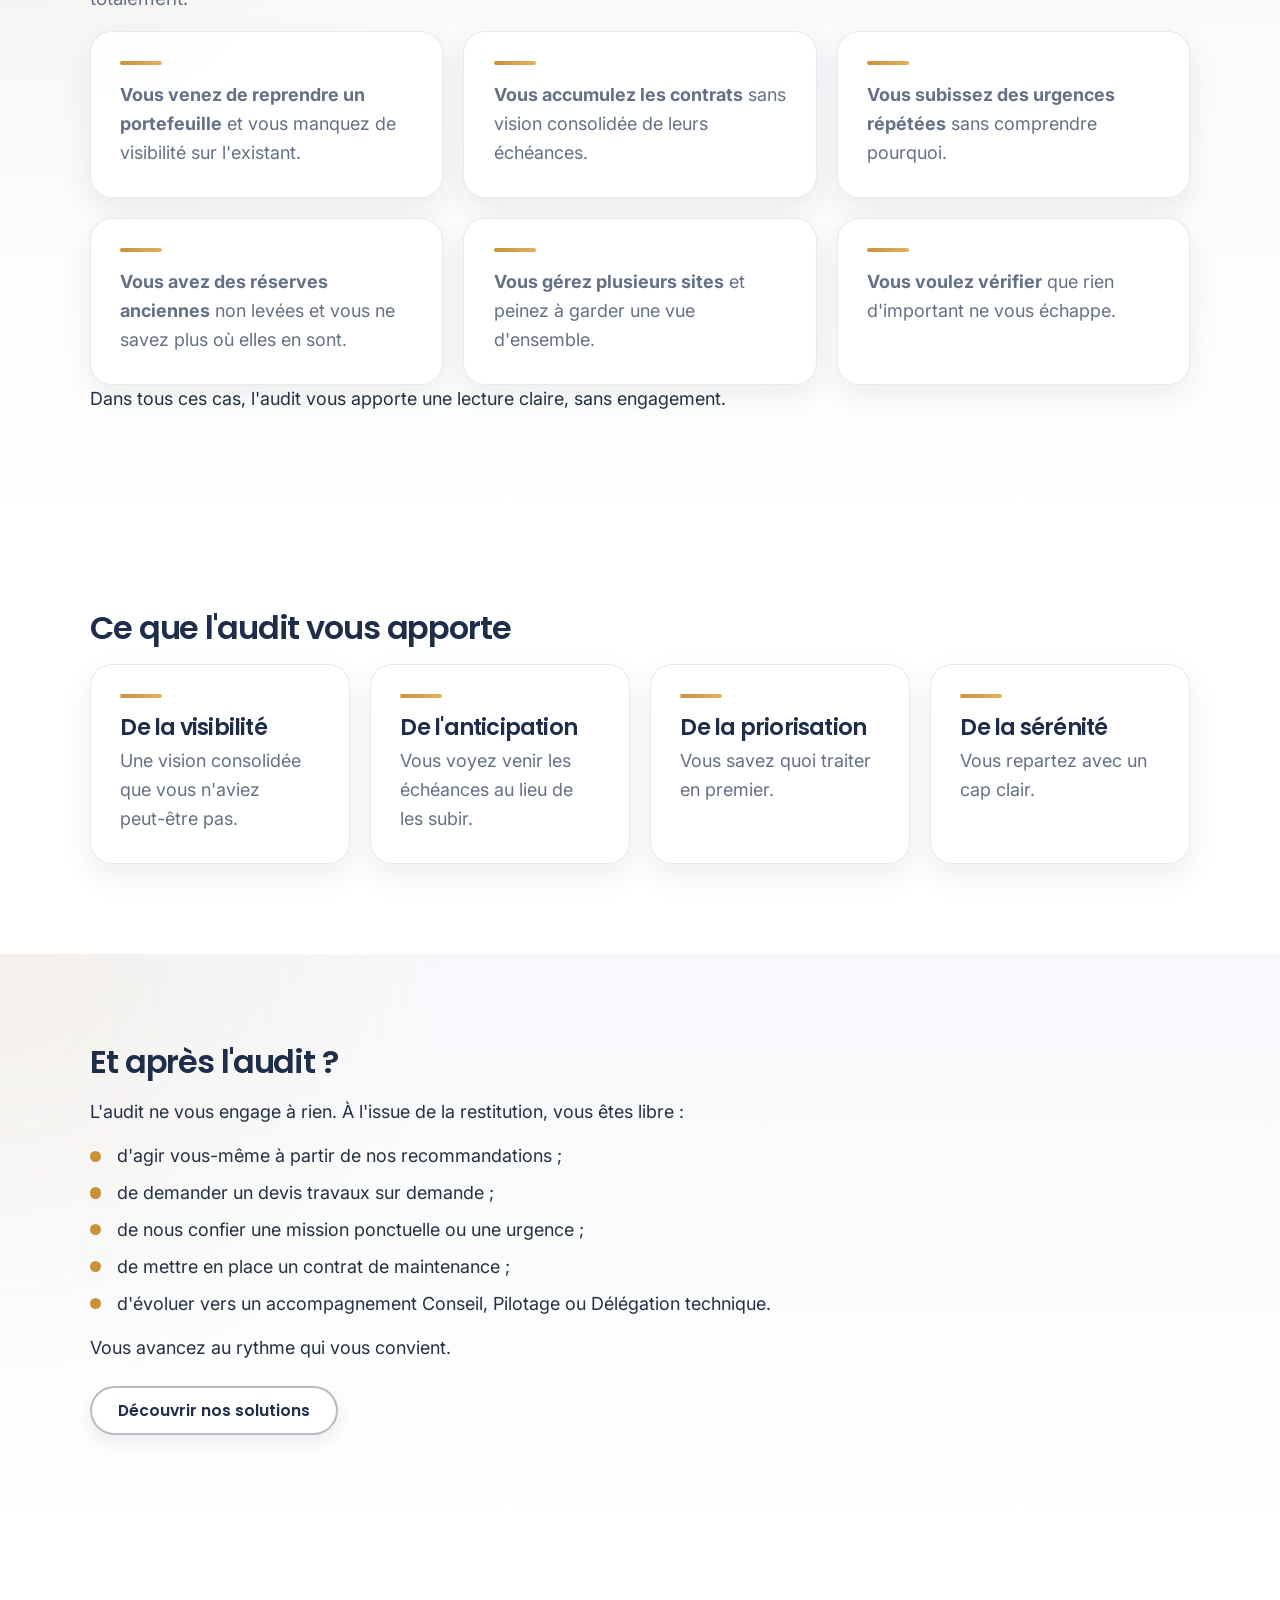
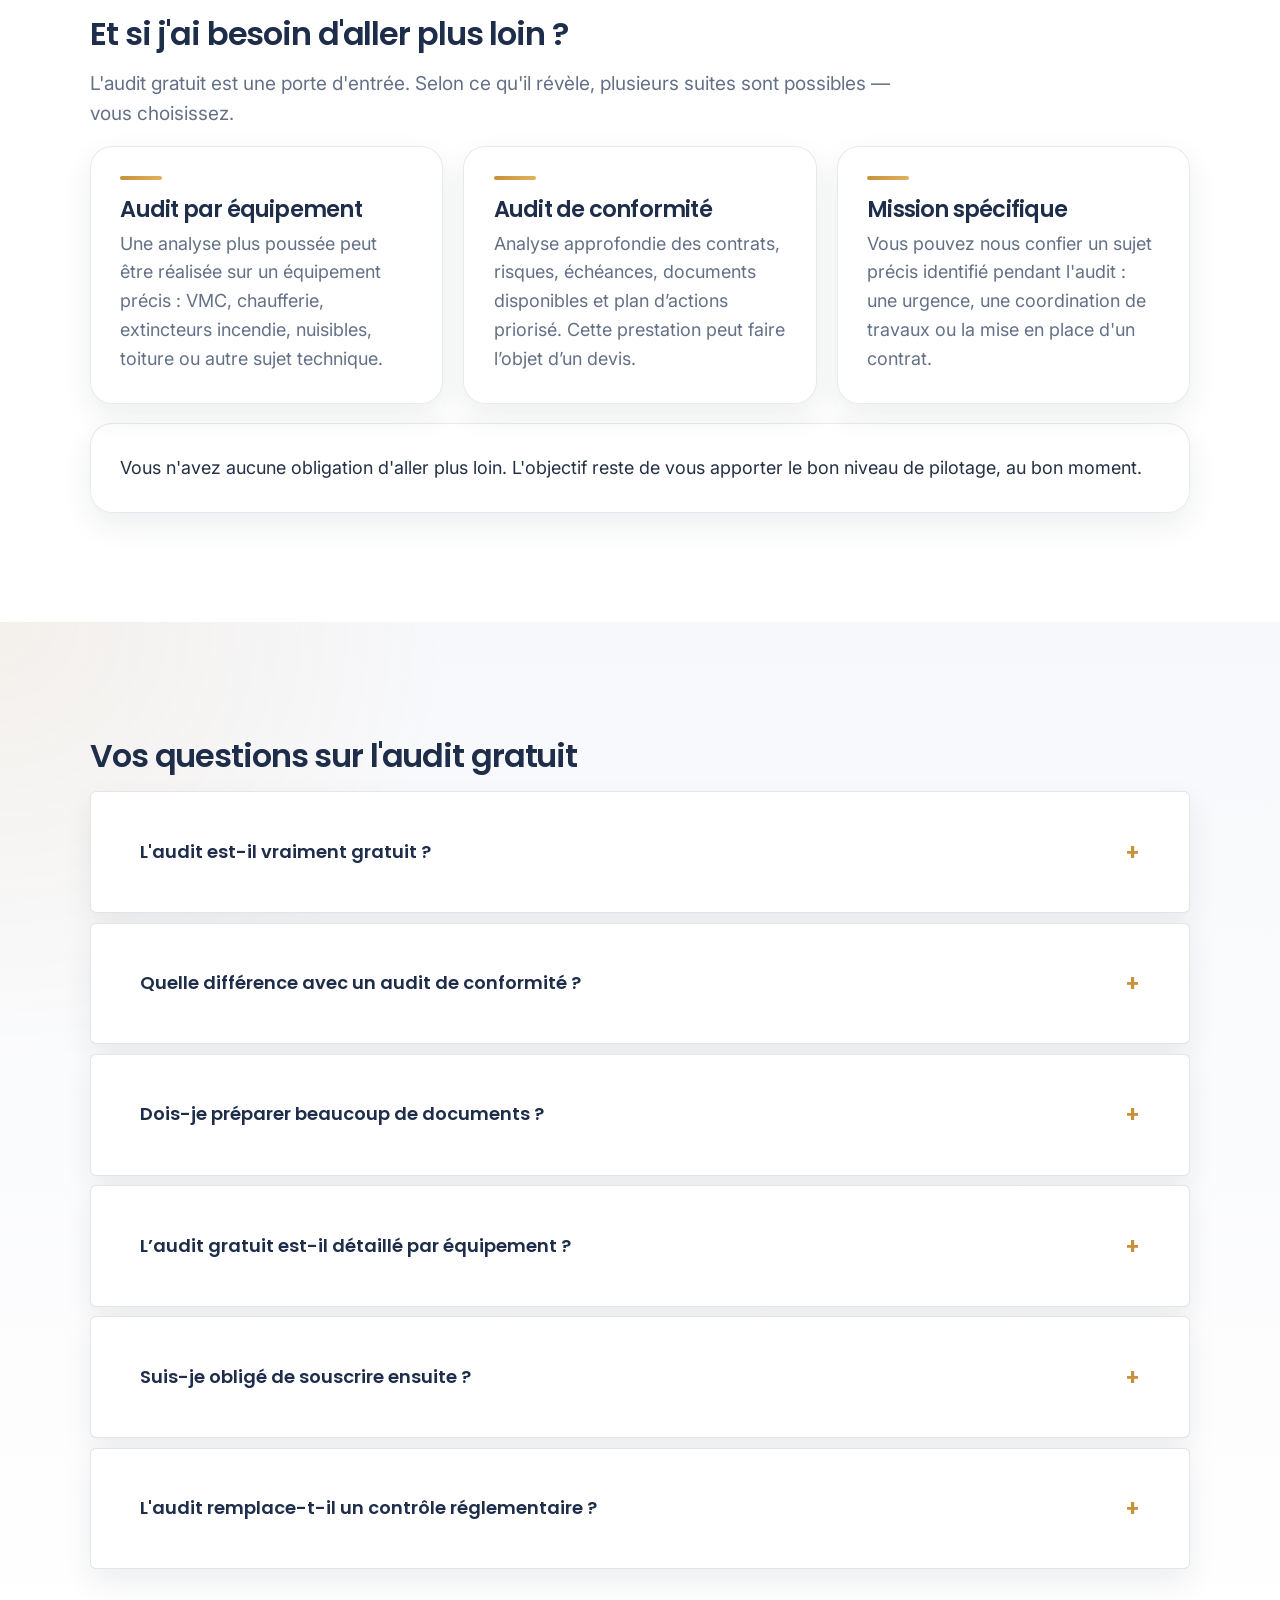
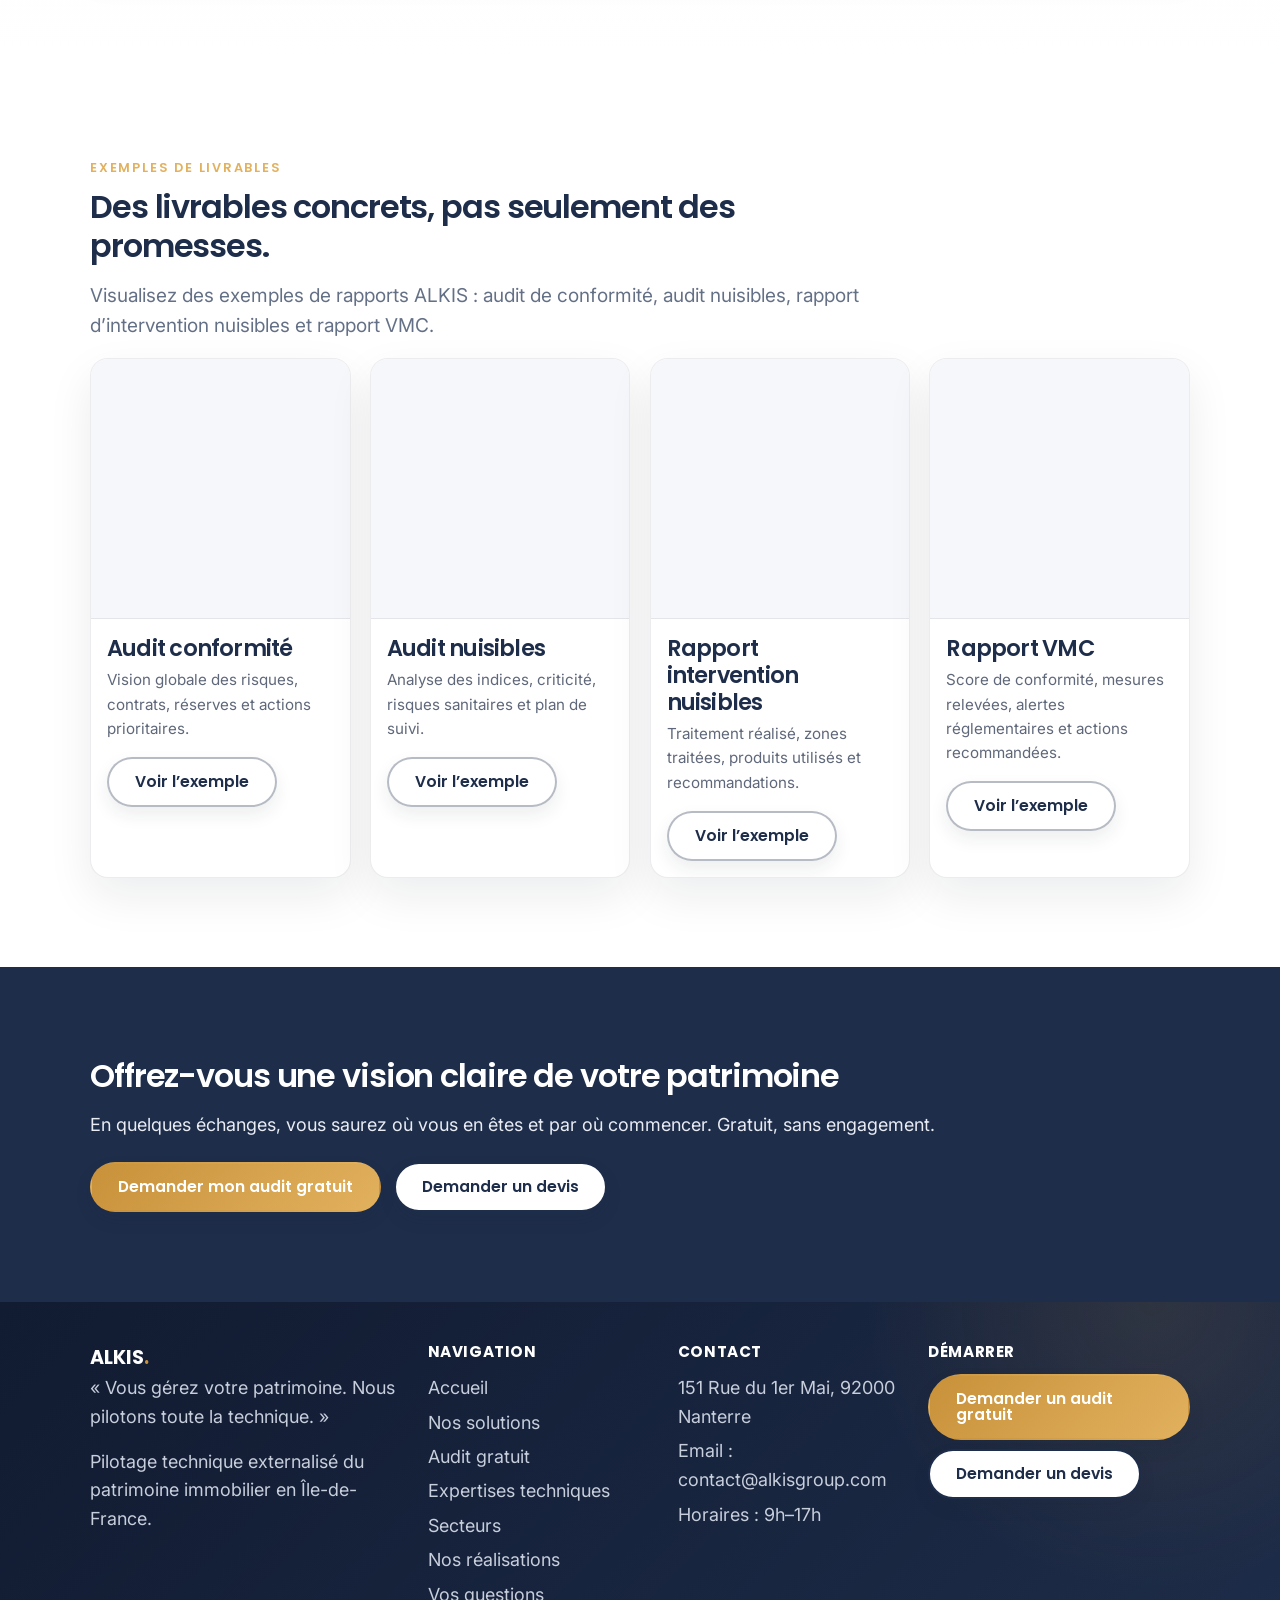
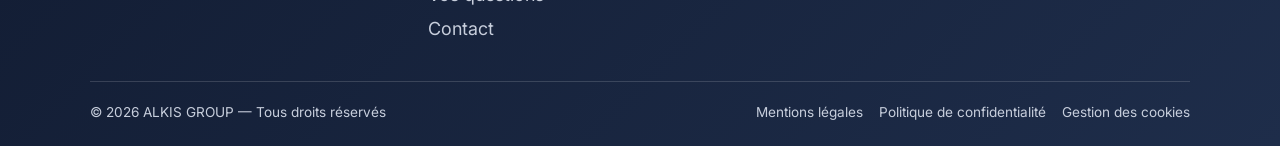
<file: audit-gratuit.html>
<!DOCTYPE html>
<html lang="fr">

<head>
  <meta charset="utf-8">
  <meta name="viewport" content="width=device-width, initial-scale=1">
  <title>Audit gratuit de votre patrimoine technique | ALKIS</title>
  <meta name="description"
    content="Obtenez une vision claire de votre patrimoine technique : état des contrats, risques priorisés, échéances et plan d'actions. Audit gratuit et sans engagement.">
  <link rel="preconnect" href="https://fonts.googleapis.com">
  <link rel="preconnect" href="https://fonts.gstatic.com" crossorigin>
  <link
    href="https://fonts.googleapis.com/css2?family=Poppins:wght@500;600;700&family=Inter:wght@400;500;600&display=swap"
    rel="stylesheet">
  <link rel="stylesheet" href="assets/style.css">
</head>

<body>
  <a class="skip-link" href="#main">Aller au contenu</a>

  <header class="site-header">
    <div class="container nav">
      <!-- <a class="brand" href="index.html">ALKIS<span>.</span></a> -->
      <a class="brand brand-logo" href="index.html">
        <img src="assets/alkis_logo_HD.png" alt="ALKIS GROUP">
      </a>

      <button class="nav-toggle" aria-label="Ouvrir le menu" aria-expanded="false" aria-controls="nav-menu">
        <span></span><span></span><span></span>
      </button>
      <ul class="nav-menu" id="nav-menu">
        <li><a href="index.html">Accueil</a></li>
        <li><a href="nos-solutions.html">Nos solutions</a></li>
        <li><a href="audit-gratuit.html" aria-current="page">Audit gratuit</a></li>
        <li><a href="expertises-techniques.html">Expertises techniques</a></li>
        <li><a href="secteurs.html">Secteurs</a></li>
        <li><a href="nos-realisations.html">Nos réalisations</a></li>
        <li><a href="faq.html">Vos questions</a></li>
        <li><a href="contact.html">Contact</a></li>
      </ul>
      <div class="nav-cta">
        <a class="btn btn--secondary" href="contact.html#devis">Demander un devis</a>
        <a class="btn btn--primary" href="contact.html#audit">Audit gratuit</a>
      </div>
    </div>
  </header>

  <main id="main">

<!-- Section 1 — Hero -->
<section class="hero hero--centered">
  <div class="container">
    <div class="hero-content">
      
      <!-- Text Content -->
      <div class="hero-text">
        <p class="eyebrow">Audit gratuit · Sans engagement</p>
        <h1>Un audit gratuit pour y voir clair sur votre patrimoine technique</h1>
        <p>
          Un premier état des lieux qui révèle vos angles morts, hiérarchise vos risques
          et vous donne une première lecture claire de votre patrimoine.
        </p>
        <div class="btn-row">
          <a class="btn btn--primary" href="contact.html#audit">Demander mon audit gratuit</a>
          <a class="btn btn--secondary" href="contact.html#devis">Demander un devis</a>
        </div>
      </div>

      <!-- Image -->
      <div class="hero-image">
        <img src="assets/img/photos/beautiful-architecture-office-business-building-with-glass-window-shape (1).jpg" alt="Patrimoine technique">
      </div>
      
    </div>
  </div>
</section>

    <!-- Section 2 — Deux types d'audit -->
    <section class="section">
      <div class="container">
        <p class="eyebrow">Comprendre l’audit ALKIS</p>
        <h2>Deux niveaux d’audit selon votre besoin.</h2>
        <p class="lead">
          ALKIS distingue l’audit d’état des lieux gratuit et l’audit de conformité approfondi.
          Le premier permet de faire un point global. Le second permet d’analyser plus précisément
          les documents, contrats, risques, échéances et obligations applicables.
        </p>

        <div class="grid grid-2">
          <article class="card">
            <h3>Audit d’état des lieux gratuit</h3>
            <p>
              ALKIS se rend sur place et réalise une inspection globale du bien.
              Cet audit donne une première vision de la situation technique, sans analyse détaillée
              par équipement.
            </p>
            <ul class="ticks">
              <li>inspection globale du patrimoine ;</li>
              <li>identification des premiers points de vigilance ;</li>
              <li>lecture synthétique des risques visibles ;</li>
              <li>rapport d’audit transmis après visite ;</li>
              <li>audit gratuit et sans engagement.</li>
            </ul>
          </article>

          <article class="card">
            <h3>Audit de conformité / audit approfondi</h3>
            <p>
              L’audit de conformité analyse plus finement l’état des contrats, des risques,
              des échéances, des documents disponibles et des actions à prioriser.
              Il peut faire l’objet d’un devis.
            </p>
            <ul class="ticks">
              <li>analyse des contrats existants ;</li>
              <li>analyse des documents et rapports disponibles ;</li>
              <li>lecture des risques et réserves ;</li>
              <li>plan d’actions priorisé ;</li>
              <li>prestation sur devis selon le périmètre.</li>
            </ul>
          </article>
        </div>

        <div class="callout">
          <p>
            Un audit plus poussé par équipement — VMC, chaufferie, extincteurs incendie,
            nuisibles ou autre sujet technique — peut être réalisé sur demande. Nous consulter pour un devis.
          </p>
        </div>
      </div>
    </section>

    <!-- Section 3 — Pourquoi commencer par un audit ? -->
    <section class="section section--alt">
      <div class="container">
        <h2>Pourquoi commencer par un audit ?</h2>
        <p>
          Avant de piloter, il faut voir. La plupart des gestionnaires découvrent qu'ils n'ont pas
          de vision consolidée de leurs contrats, de leurs échéances ni de leurs risques — non par
          négligence, mais parce que ces informations sont éclatées entre plusieurs interlocuteurs.
        </p>
        <p>
          L'audit ALKIS rassemble ces éléments en un point unique et vous en donne une lecture claire.
          C'est le meilleur point de départ : il éclaire votre situation réelle et le niveau
          d'accompagnement le plus pertinent pour vous.
        </p>
      </div>
    </section>

    <!-- Section 4 — Comment se déroule votre audit ? -->
    <section class="section">
      <div class="container">
        <h2>Comment se déroule votre audit gratuit ?</h2>
        <p class="lead">Une démarche simple, claire et progressive.</p>

        <div class="steps">
          <div class="step">
            <div><strong>1. Premier échange</strong> — nous prenons contact pour comprendre votre patrimoine, vos enjeux
              et vos attentes.</div>
          </div>
          <div class="step">
            <div><strong>2. Audit d’état des lieux</strong> — ALKIS réalise une première inspection globale du bien.
            </div>
          </div>
          <div class="step">
            <div><strong>3. Analyse initiale</strong> — nous identifions les premiers risques, angles morts et points de
              vigilance.</div>
          </div>
          <div class="step">
            <div><strong>4. Rapport d’audit</strong> — vous recevez une synthèse claire de la situation observée.</div>
          </div>
          <div class="step">
            <div><strong>5. Plan d’actions</strong> — nous vous indiquons les priorités et les suites possibles.</div>
          </div>
          <div class="step">
            <div><strong>6. Devis sur demande</strong> — si des travaux, un audit approfondi ou une mission spécifique
              sont nécessaires.</div>
          </div>
        </div>
      </div>
    </section>

    <!-- Section 5 — Documents -->
    <section class="section section--alt">
      <div class="container">
        <h2>Quels documents préparer ?</h2>
        <p>
          Pour l’audit gratuit, vous transmettez simplement ce dont vous disposez.
          Aucun document n’est obligatoire : l’audit s’adapte aux éléments disponibles.
        </p>
        <p>À titre indicatif, peuvent être utiles :</p>

        <ul class="ticks">
          <li>vos contrats de maintenance ou de prestation ;</li>
          <li>les rapports d’intervention et de contrôle ;</li>
          <li>la liste de vos prestataires ;</li>
          <li>vos échéanciers ;</li>
          <li>les réserves en cours ;</li>
          <li>tout document technique disponible.</li>
        </ul>

        <div class="callout">
          <p>
            Si ALKIS doit récupérer les documents auprès de vos différents prestataires dans le cadre
            d’une analyse approfondie, cela pourra faire l’objet d’un coût additionnel.
          </p>
        </div>
      </div>
    </section>

    <!-- Section 6 — Une lecture priorisée -->
    <section class="section">
      <div class="container">
        <h2>Une lecture priorisée, pas une simple liste</h2>
        <p>
          ALKIS ne se contente pas de rassembler des informations. Nous vous livrons une lecture
          hiérarchisée pour que vous sachiez immédiatement par où commencer.
        </p>

        <div class="risk is-green"><span class="dot"></span>
          <p><strong>Conforme</strong> — rien à signaler.</p>
        </div>
        <div class="risk is-yellow"><span class="dot"></span>
          <p><strong>À surveiller</strong> — point de vigilance à garder à l'œil.</p>
        </div>
        <div class="risk is-orange"><span class="dot"></span>
          <p><strong>Action rapide recommandée</strong> — à traiter à court terme.</p>
        </div>
        <div class="risk is-red"><span class="dot"></span>
          <p><strong>Risque majeur</strong> — intervention nécessaire sans délai.</p>
        </div>
      </div>
    </section>

    <!-- Section 7 — Ce que vous recevez -->
    <section class="section section--alt">
      <div class="container">
        <h2>Ce que vous recevez</h2>
        <p class="lead">À l'issue de l'audit, vous repartez avec des livrables concrets et exploitables.</p>

        <ul class="ticks">
          <li>une vision claire de votre patrimoine ;</li>
          <li>un état des contrats disponibles ;</li>
          <li>un état des risques identifiés ;</li>
          <li>un suivi des échéances connues ;</li>
          <li>des actions priorisées ;</li>
          <li>des recommandations concrètes ;</li>
          <li>un reporting synthétique.</li>
        </ul>

        <p>
          La restitution intervient généralement sous quelques jours ouvrés après réception des éléments,
          selon le volume de documents et la taille de votre patrimoine. Ce délai est donné à titre informatif.
        </p>
      </div>
    </section>

    <!-- Section 8 — Ce que couvre / ne couvre pas l'audit -->
    <section class="section">
      <div class="container">
        <h2>Ce que couvre — et ne couvre pas — l'audit gratuit</h2>

        <ul class="ticks">
          <li>L'audit gratuit est un état des lieux initial.</li>
          <li>Il repose sur une inspection globale et/ou une première analyse des éléments mis à disposition.</li>
          <li>Il permet d’identifier les premiers constats, risques, échéances et axes d’amélioration.</li>
          <li>Il ne constitue pas un audit technique exhaustif par équipement.</li>
          <li>Il ne remplace pas un contrôle réglementaire réalisé par un organisme agréé.</li>
          <li>Une analyse approfondie ou une mission spécifique peut faire l’objet d’un devis complémentaire.</li>
        </ul>

        <div class="callout">
          <p>Sous réserve des documents et accès disponibles.</p>
        </div>
      </div>
    </section>

    <!-- Section 9 — À qui s'adresse cet audit ? -->
    <section class="section section--alt">
      <div class="container">
        <h2>À qui s'adresse cet audit ?</h2>
        <p class="lead">
          Cet audit est utile dès que la technique de votre patrimoine vous échappe,
          partiellement ou totalement.
        </p>

        <div class="grid grid-3">
          <div class="card">
            <p><strong>Vous venez de reprendre un portefeuille</strong> et vous manquez de visibilité sur l'existant.
            </p>
          </div>
          <div class="card">
            <p><strong>Vous accumulez les contrats</strong> sans vision consolidée de leurs échéances.</p>
          </div>
          <div class="card">
            <p><strong>Vous subissez des urgences répétées</strong> sans comprendre pourquoi.</p>
          </div>
          <div class="card">
            <p><strong>Vous avez des réserves anciennes</strong> non levées et vous ne savez plus où elles en sont.</p>
          </div>
          <div class="card">
            <p><strong>Vous gérez plusieurs sites</strong> et peinez à garder une vue d'ensemble.</p>
          </div>
          <div class="card">
            <p><strong>Vous voulez vérifier</strong> que rien d'important ne vous échappe.</p>
          </div>
        </div>

        <p>Dans tous ces cas, l'audit vous apporte une lecture claire, sans engagement.</p>
      </div>
    </section>

    <!-- Section 10 — Ce que l'audit vous apporte -->
    <section class="section">
      <div class="container">
        <h2>Ce que l'audit vous apporte</h2>

        <div class="grid grid-4">
          <div class="card">
            <h3>De la visibilité</h3>
            <p>Une vision consolidée que vous n'aviez peut-être pas.</p>
          </div>
          <div class="card">
            <h3>De l'anticipation</h3>
            <p>Vous voyez venir les échéances au lieu de les subir.</p>
          </div>
          <div class="card">
            <h3>De la priorisation</h3>
            <p>Vous savez quoi traiter en premier.</p>
          </div>
          <div class="card">
            <h3>De la sérénité</h3>
            <p>Vous repartez avec un cap clair.</p>
          </div>
        </div>
      </div>
    </section>

    <!-- Section 11 — Et après l'audit ? -->
    <section class="section section--alt">
      <div class="container">
        <h2>Et après l'audit ?</h2>
        <p>L'audit ne vous engage à rien. À l'issue de la restitution, vous êtes libre :</p>

        <ul class="ticks">
          <li>d'agir vous-même à partir de nos recommandations ;</li>
          <li>de demander un devis travaux sur demande ;</li>
          <li>de nous confier une mission ponctuelle ou une urgence ;</li>
          <li>de mettre en place un contrat de maintenance ;</li>
          <li>d'évoluer vers un accompagnement Conseil, Pilotage ou Délégation technique.</li>
        </ul>

        <p>Vous avancez au rythme qui vous convient.</p>
        <div class="btn-row">
          <a class="btn btn--secondary" href="nos-solutions.html">Découvrir nos solutions</a>
        </div>
      </div>
    </section>

    <!-- Section 12 — Aller plus loin -->
    <section class="section">
      <div class="container">
        <h2>Et si j'ai besoin d'aller plus loin ?</h2>
        <p class="lead">
          L'audit gratuit est une porte d'entrée. Selon ce qu'il révèle,
          plusieurs suites sont possibles — vous choisissez.
        </p>

        <div class="grid grid-3">
          <div class="card">
            <h3>Audit par équipement</h3>
            <p>
              Une analyse plus poussée peut être réalisée sur un équipement précis :
              VMC, chaufferie, extincteurs incendie, nuisibles, toiture ou autre sujet technique.
            </p>
          </div>

          <div class="card">
            <h3>Audit de conformité</h3>
            <p>
              Analyse approfondie des contrats, risques, échéances, documents disponibles
              et plan d’actions priorisé. Cette prestation peut faire l’objet d’un devis.
            </p>
          </div>

          <div class="card">
            <h3>Mission spécifique</h3>
            <p>
              Vous pouvez nous confier un sujet précis identifié pendant l'audit :
              une urgence, une coordination de travaux ou la mise en place d'un contrat.
            </p>
          </div>
        </div>

        <div class="callout">
          <p>
            Vous n'avez aucune obligation d'aller plus loin. L'objectif reste de vous apporter
            le bon niveau de pilotage, au bon moment.
          </p>
        </div>
      </div>
    </section>

    <!-- Section 13 — FAQ audit -->
    <section class="section section--alt faq">
      <div class="container">
        <h2>Vos questions sur l'audit gratuit</h2>

        <details>
          <summary>L'audit est-il vraiment gratuit ?</summary>
          <div class="answer">
            Oui. L'audit d'état des lieux est gratuit et sans engagement, sous réserve des documents
            et accès disponibles.
          </div>
        </details>

        <details>
          <summary>Quelle différence avec un audit de conformité ?</summary>
          <div class="answer">
            L'audit gratuit donne une première vision globale. L'audit de conformité est plus approfondi :
            il analyse les contrats, risques, échéances, documents disponibles et peut donner lieu
            à un plan d'actions plus détaillé. Il peut faire l’objet d’un devis.
          </div>
        </details>

        <details>
          <summary>Dois-je préparer beaucoup de documents ?</summary>
          <div class="answer">
            Non. Vous transmettez ce dont vous disposez. Si une collecte documentaire approfondie
            auprès de vos prestataires est nécessaire, elle pourra faire l’objet d’un coût additionnel.
          </div>
        </details>

        <details>
          <summary>L’audit gratuit est-il détaillé par équipement ?</summary>
          <div class="answer">
            Non. L’audit gratuit est un état des lieux global. Un audit plus poussé par équipement
            peut être réalisé sur demande, par exemple pour la VMC, la chaufferie, les extincteurs
            ou les nuisibles.
          </div>
        </details>

        <details>
          <summary>Suis-je obligé de souscrire ensuite ?</summary>
          <div class="answer">
            Non. À l'issue de l'audit, vous êtes totalement libre de la suite à donner.
          </div>
        </details>

        <details>
          <summary>L'audit remplace-t-il un contrôle réglementaire ?</summary>
          <div class="answer">
            Non. ALKIS n'est pas un bureau de contrôle. L'audit donne une vision de pilotage,
            pas une attestation réglementaire.
          </div>
        </details>
      </div>
    </section>

    <!-- Section 14 — Exemples de livrables -->
    <section class="section">
      <div class="container">
        <p class="eyebrow">Exemples de livrables</p>
        <h2>Des livrables concrets, pas seulement des promesses.</h2>
        <p class="lead">
          Visualisez des exemples de rapports ALKIS : audit de conformité, audit nuisibles,
          rapport d’intervention nuisibles et rapport VMC.
        </p>

        <div class="livrables-grid">
          <article class="livrable-card">
            <div class="livrable-preview">
              <iframe src="assets/pdfs/audit-conformite.pdf#toolbar=0"></iframe>
            </div>
            <div class="livrable-content">
              <h3>Audit conformité</h3>
              <p>Vision globale des risques, contrats, réserves et actions prioritaires.</p>
              <a class="btn btn--secondary" href="assets/pdfs/audit-conformite.pdf" target="_blank">Voir l’exemple</a>
            </div>
          </article>

          <article class="livrable-card">
            <div class="livrable-preview">
              <iframe src="assets/pdfs/audit-nuisibles.pdf#toolbar=0"></iframe>
            </div>
            <div class="livrable-content">
              <h3>Audit nuisibles</h3>
              <p>Analyse des indices, criticité, risques sanitaires et plan de suivi.</p>
              <a class="btn btn--secondary" href="assets/pdfs/audit-nuisibles.pdf" target="_blank">Voir l’exemple</a>
            </div>
          </article>

          <article class="livrable-card">
            <div class="livrable-preview">
              <iframe src="assets/pdfs/intervention-nuisibles.pdf#toolbar=0"></iframe>
            </div>
            <div class="livrable-content">
              <h3>Rapport intervention nuisibles</h3>
              <p>Traitement réalisé, zones traitées, produits utilisés et recommandations.</p>
              <a class="btn btn--secondary" href="assets/pdfs/intervention-nuisibles.pdf" target="_blank">Voir
                l’exemple</a>
            </div>
          </article>

          <article class="livrable-card">
            <div class="livrable-preview">
              <iframe src="assets/pdfs/rapport-vmc.pdf#toolbar=0"></iframe>
            </div>
            <div class="livrable-content">
              <h3>Rapport VMC</h3>
              <p>Score de conformité, mesures relevées, alertes réglementaires et actions recommandées.</p>
              <a class="btn btn--secondary" href="assets/pdfs/rapport-vmc.pdf" target="_blank">Voir l’exemple</a>
            </div>
          </article>
        </div>
      </div>
    </section>

    <!-- Section 15 — CTA final -->
    <section class="section section--navy">
      <div class="container">
        <h2>Offrez-vous une vision claire de votre patrimoine</h2>
        <p>
          En quelques échanges, vous saurez où vous en êtes et par où commencer.
          Gratuit, sans engagement.
        </p>
        <div class="btn-row">
          <a class="btn btn--primary" href="contact.html#audit">Demander mon audit gratuit</a>
          <a class="btn btn--secondary" href="contact.html#devis">Demander un devis</a>
        </div>
      </div>
    </section>

  </main>

  <footer class="site-footer">
    <div class="container">
      <div class="footer-grid">
        <div class="footer-brand">
          <div class="b">ALKIS<span>.</span></div>
          <p>« Vous gérez votre patrimoine. Nous pilotons toute la technique. »</p>
          <p>Pilotage technique externalisé du patrimoine immobilier en Île-de-France.</p>
        </div>
        <div>
          <h4>Navigation</h4>
          <ul>
            <li><a href="index.html">Accueil</a></li>
            <li><a href="nos-solutions.html">Nos solutions</a></li>
            <li><a href="audit-gratuit.html">Audit gratuit</a></li>
            <li><a href="expertises-techniques.html">Expertises techniques</a></li>
            <li><a href="secteurs.html">Secteurs</a></li>
            <li><a href="nos-realisations.html">Nos réalisations</a></li>
            <li><a href="faq.html">Vos questions</a></li>
            <li><a href="contact.html">Contact</a></li>
          </ul>
        </div>
        <div>
          <h4>Contact</h4>
          <ul>
            <li>151 Rue du 1er Mai, 92000 Nanterre</li>
            <li>Email : <a href="mailto:contact@alkisgroup.com">contact@alkisgroup.com</a></li>
            <li>Horaires : 9h–17h</li>
          </ul>
        </div>
        <div>
          <h4>Démarrer</h4>
          <div class="btn-row" style="margin-top:.4rem"><a class="btn btn--primary" href="contact.html#audit">Demander
              un audit gratuit</a></div>
          <div class="btn-row" style="margin-top:.6rem"><a class="btn btn--secondary" href="contact.html#devis">Demander
              un devis</a></div>
        </div>
      </div>
      <div class="footer-bottom">
        <span>© 2026 ALKIS GROUP — Tous droits réservés</span>
        <nav>
          <a href="mentions-legales.html">Mentions légales</a>
          <a href="politique-de-confidentialite.html">Politique de confidentialité</a>
          <a href="politique-cookies.html">Gestion des cookies</a>
        </nav>
      </div>
    </div>
  </footer>

  <script src="assets/main.js"></script>
</body>

</html>
</file>
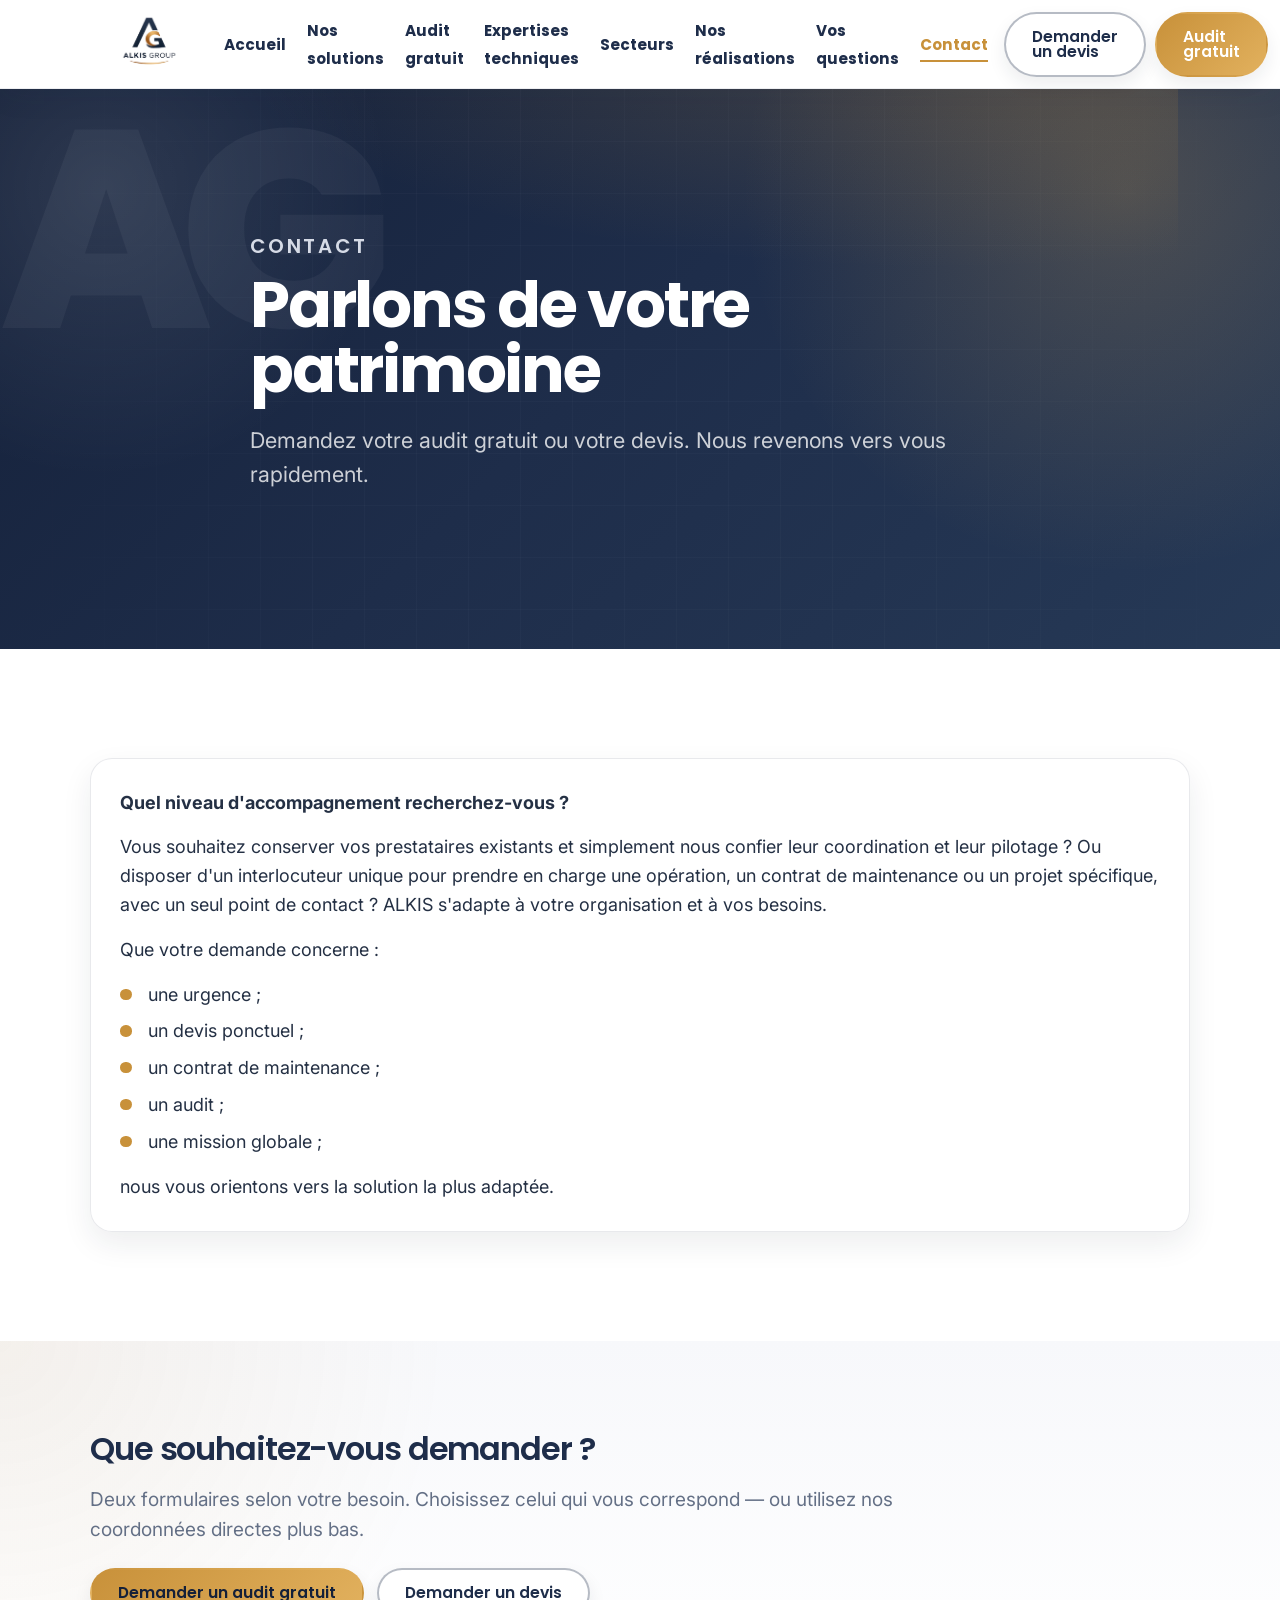
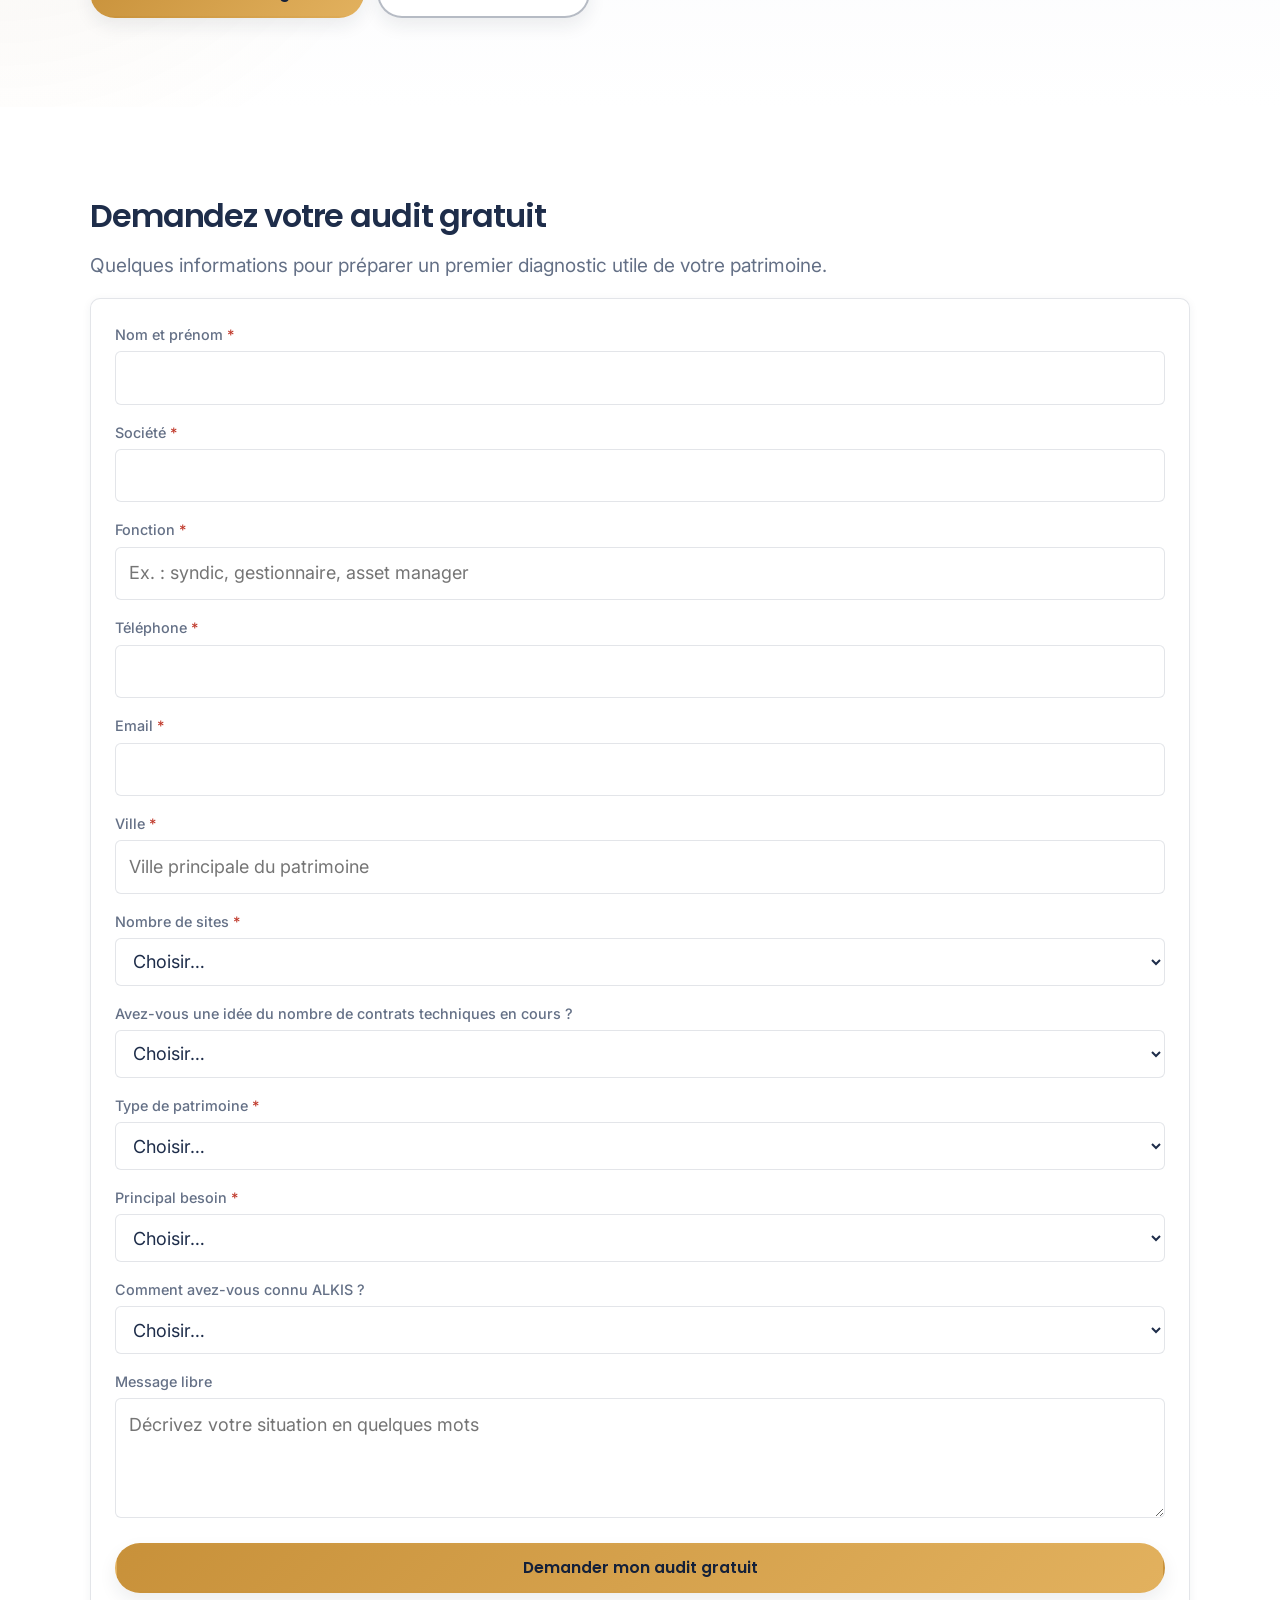
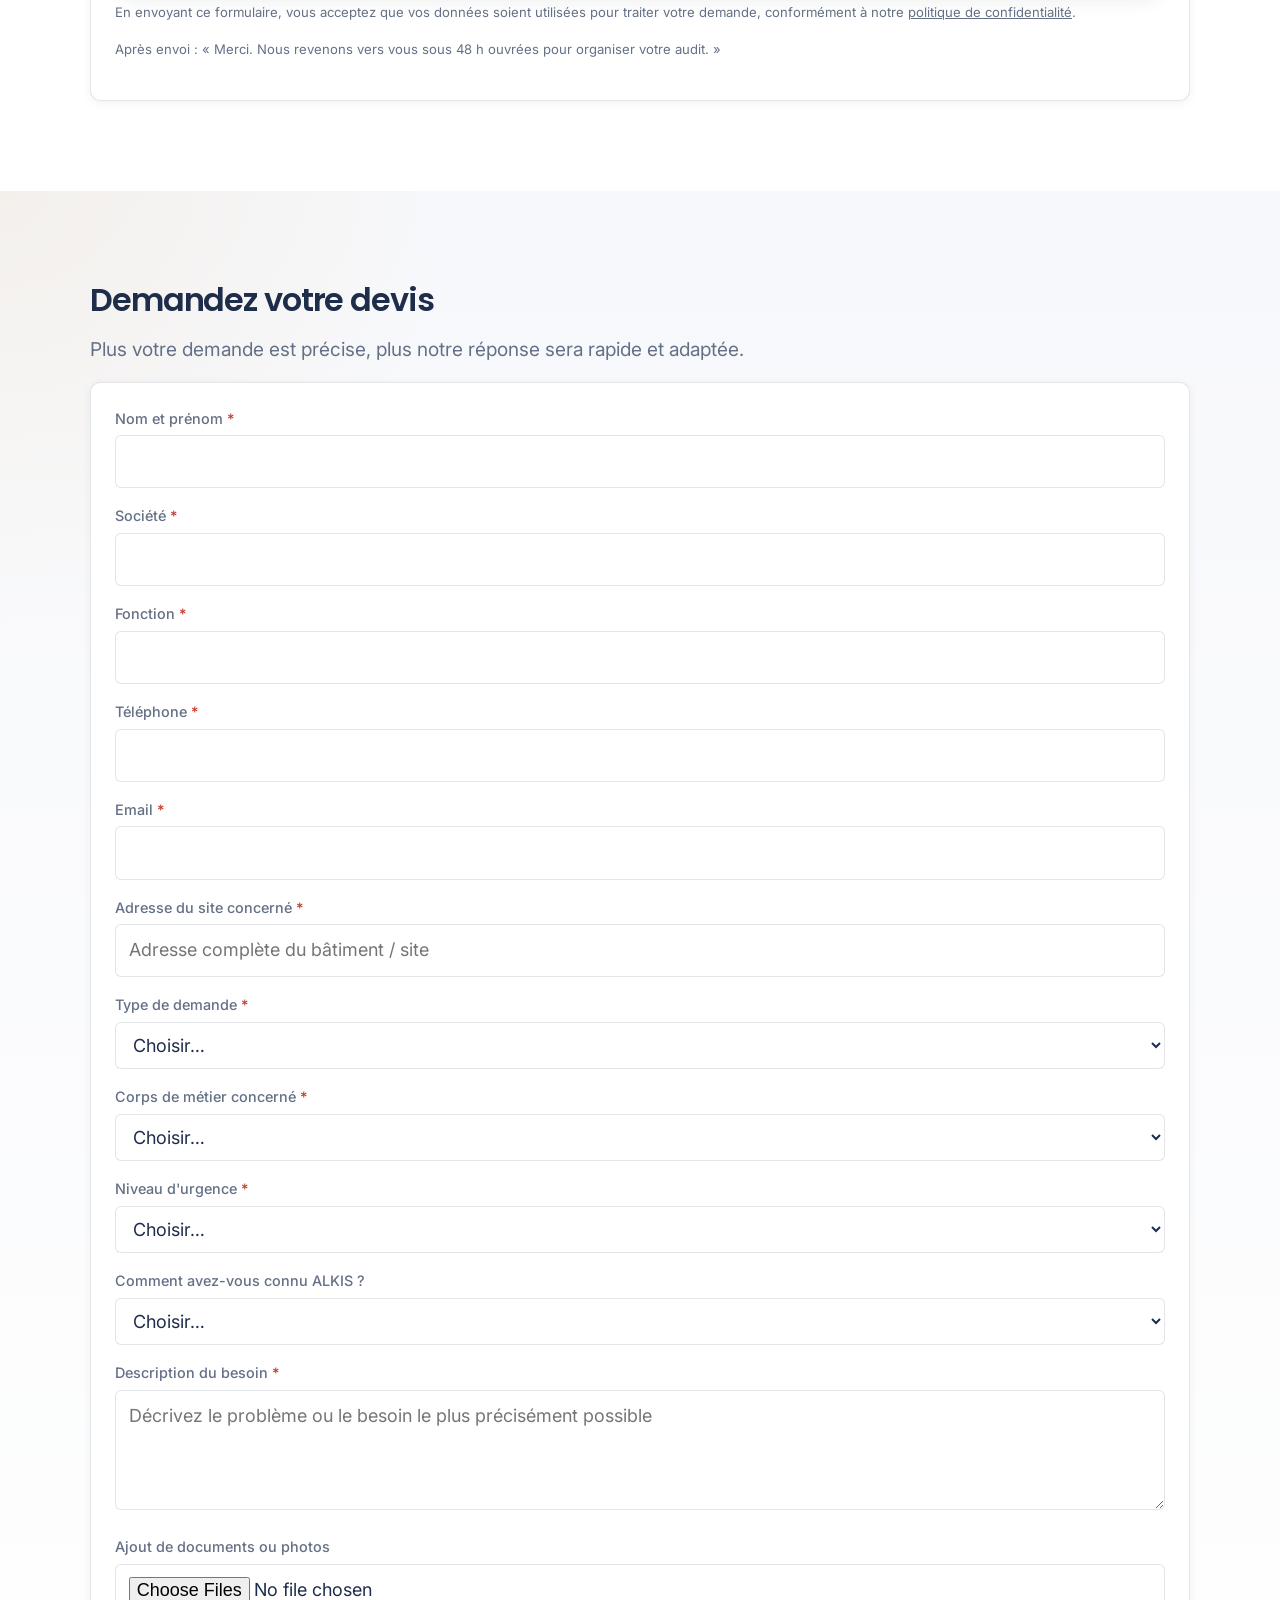
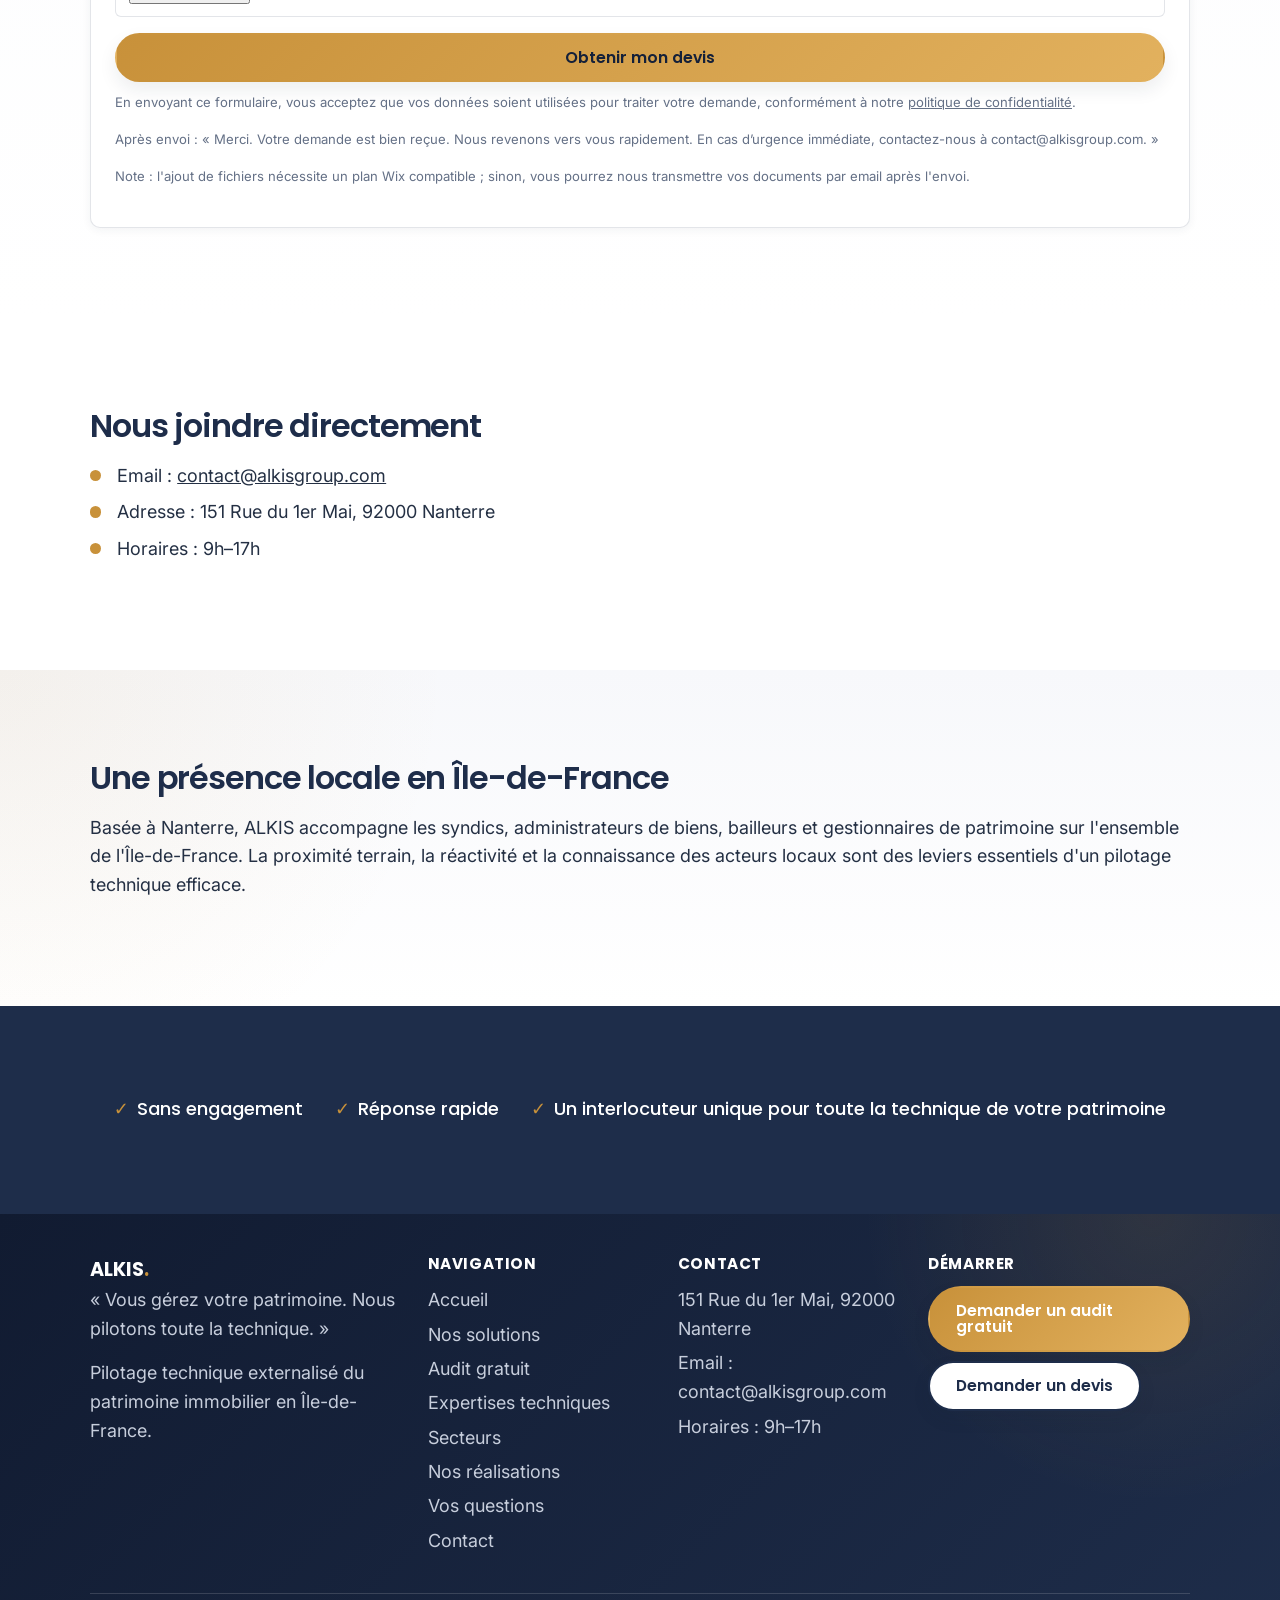
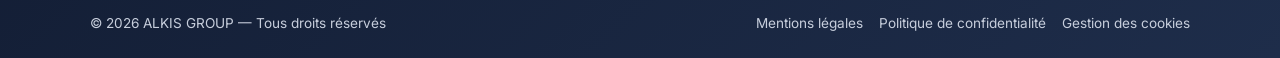
<file: contact.html>
<!DOCTYPE html>
<html lang="fr">

<head>
  <meta charset="utf-8">
  <meta name="viewport" content="width=device-width, initial-scale=1">
  <title>Contact — Audit gratuit &amp; devis | ALKIS</title>
  <meta name="description"
    content="Demandez votre audit gratuit ou votre devis. ALKIS, votre interlocuteur unique pour le pilotage technique de votre patrimoine en Île-de-France.">
  <link rel="preconnect" href="https://fonts.googleapis.com">
  <link rel="preconnect" href="https://fonts.gstatic.com" crossorigin>
  <link
    href="https://fonts.googleapis.com/css2?family=Poppins:wght@500;600;700&family=Inter:wght@400;500;600&display=swap"
    rel="stylesheet">
  <link rel="stylesheet" href="assets/style.css">
</head>

<body>
  <a class="skip-link" href="#main">Aller au contenu</a>

  <header class="site-header">
    <div class="container nav">
      <!-- <a class="brand" href="index.html">ALKIS<span>.</span></a> -->

      <a class="brand brand-logo" href="index.html">
        <img src="assets/alkis_logo_HD.png" alt="ALKIS GROUP">
      </a>
      <button class="nav-toggle" aria-label="Ouvrir le menu" aria-expanded="false" aria-controls="nav-menu">
        <span></span><span></span><span></span>
      </button>
      <ul class="nav-menu" id="nav-menu">
        <li><a href="index.html">Accueil</a></li>
        <li><a href="nos-solutions.html">Nos solutions</a></li>
        <li><a href="audit-gratuit.html">Audit gratuit</a></li>
        <li><a href="expertises-techniques.html">Expertises techniques</a></li>
        <li><a href="secteurs.html">Secteurs</a></li>
        <li><a href="nos-realisations.html">Nos réalisations</a></li>
        <li><a href="faq.html">Vos questions</a></li>
        <li><a href="contact.html" aria-current="page">Contact</a></li>
      </ul>
      <div class="nav-cta">
        <a class="btn btn--secondary" href="#devis">Demander un devis</a>
        <a class="btn btn--primary" href="#audit">Audit gratuit</a>
      </div>
    </div>
  </header>

  <main id="main">

    <!-- Section 1 — Hero -->
    <section class="hero">
      <div class="container">
        <p class="eyebrow">Contact</p>
        <h1>Parlons de votre patrimoine</h1>
        <p>Demandez votre audit gratuit ou votre devis. Nous revenons vers vous rapidement.</p>
      </div>
    </section>

    <!-- Section 2 — Encadré de réassurance -->
    <section class="section">
      <div class="container">
        <div class="callout">
          <p><strong>Quel niveau d'accompagnement recherchez-vous ?</strong></p>
          <p>Vous souhaitez conserver vos prestataires existants et simplement nous confier leur coordination et leur
            pilotage ? Ou disposer d'un interlocuteur unique pour prendre en charge une opération, un contrat de
            maintenance ou un projet spécifique, avec un seul point de contact ? ALKIS s'adapte à votre organisation et
            à vos besoins.</p>
          <p>Que votre demande concerne :</p>
          <ul class="ticks">
            <li>une urgence ;</li>
            <li>un devis ponctuel ;</li>
            <li>un contrat de maintenance ;</li>
            <li>un audit ;</li>
            <li>une mission globale ;</li>
          </ul>
          <p>nous vous orientons vers la solution la plus adaptée.</p>
        </div>
      </div>
    </section>

    <!-- Section 3 — Que souhaitez-vous demander ? -->
    <section class="section section--alt">
      <div class="container">
        <h2>Que souhaitez-vous demander ?</h2>
        <p class="lead">Deux formulaires selon votre besoin. Choisissez celui qui vous correspond — ou utilisez nos
          coordonnées directes plus bas.</p>
        <div class="btn-row">
          <a class="btn btn--primary" href="#audit">Demander un audit gratuit</a>
          <a class="btn btn--secondary" href="#devis">Demander un devis</a>
        </div>
      </div>
    </section>

    <!-- Section 4 — Formulaire Audit gratuit -->
    <section class="section" id="audit">
      <div class="container">
        <h2>Demandez votre audit gratuit</h2>
        <p class="lead">Quelques informations pour préparer un premier diagnostic utile de votre patrimoine.</p>
        <form class="form" name="audit-gratuit" action="#" method="post" novalidate>
          <div class="field"><label for="a-nom">Nom et prénom <span class="req">*</span></label><input id="a-nom"
              name="nom" type="text" required></div>
          <div class="field"><label for="a-societe">Société <span class="req">*</span></label><input id="a-societe"
              name="societe" type="text" required></div>
          <div class="field"><label for="a-fonction">Fonction <span class="req">*</span></label><input id="a-fonction"
              name="fonction" type="text" placeholder="Ex. : syndic, gestionnaire, asset manager" required></div>
          <div class="field"><label for="a-tel">Téléphone <span class="req">*</span></label><input id="a-tel"
              name="telephone" type="tel" required></div>
          <div class="field"><label for="a-email">Email <span class="req">*</span></label><input id="a-email"
              name="email" type="email" required></div>
          <div class="field"><label for="a-ville">Ville <span class="req">*</span></label><input id="a-ville"
              name="ville" type="text" placeholder="Ville principale du patrimoine" required></div>
          <div class="field"><label for="a-sites">Nombre de sites <span class="req">*</span></label>
            <select id="a-sites" name="nombre_sites" required>
              <option value="" selected disabled>Choisir…</option>
              <option>1</option>
              <option>2 à 5</option>
              <option>6 à 20</option>
              <option>21 à 50</option>
              <option>Plus de 50</option>
            </select>
          </div>
          <div class="field"><label for="a-contrats">Avez-vous une idée du nombre de contrats techniques en cours
              ?</label>
            <select id="a-contrats" name="nombre_contrats">
              <option value="" selected disabled>Choisir…</option>
              <option>Oui, je connais le nombre</option>
              <option>Approximativement</option>
              <option>Non, je ne sais pas</option>
            </select>
          </div>
          <div class="field"><label for="a-patrimoine">Type de patrimoine <span class="req">*</span></label>
            <select id="a-patrimoine" name="type_patrimoine" required>
              <option value="" selected disabled>Choisir…</option>
              <option>Copropriété(s)</option>
              <option>Logement social</option>
              <option>Tertiaire</option>
              <option>Hôtellerie</option>
              <option>Résidence gérée</option>
              <option>Patrimoine mixte</option>
              <option>Autre</option>
            </select>
          </div>
          <div class="field"><label for="a-besoin">Principal besoin <span class="req">*</span></label>
            <select id="a-besoin" name="principal_besoin" required>
              <option value="" selected disabled>Choisir…</option>
              <option>Y voir plus clair sur mes risques</option>
              <option>Gagner du temps sur la coordination</option>
              <option>Suivre mes contrats et échéances</option>
              <option>Déléguer durablement</option>
              <option>Autre</option>
            </select>
          </div>
          <div class="field"><label for="a-connu">Comment avez-vous connu ALKIS ?</label>
            <select id="a-connu" name="connu_alkis">
              <option value="" selected disabled>Choisir…</option>
              <option>Recherche Google</option>
              <option>LinkedIn</option>
              <option>Recommandation</option>
              <option>Bouche-à-oreille</option>
              <option>Salon ou événement</option>
              <option>Autre</option>
            </select>
          </div>
          <div class="field"><label for="a-message">Message libre</label><textarea id="a-message" name="message"
              placeholder="Décrivez votre situation en quelques mots"></textarea></div>
          <button class="btn btn--primary" type="submit">Demander mon audit gratuit</button>
          <p class="form-note">En envoyant ce formulaire, vous acceptez que vos données soient utilisées pour traiter
            votre demande, conformément à notre <a href="politique-de-confidentialite.html">politique de
              confidentialité</a>.</p>
          <p class="form-note">Après envoi : « Merci. Nous revenons vers vous sous 48 h ouvrées pour organiser votre
            audit. »</p>
        </form>
      </div>
    </section>

    <!-- Section 5 — Formulaire Devis -->
    <section class="section section--alt" id="devis">
      <div class="container">
        <h2>Demandez votre devis</h2>
        <p class="lead">Plus votre demande est précise, plus notre réponse sera rapide et adaptée.</p>
        <form class="form" name="demande-devis" action="#" method="post" enctype="multipart/form-data" novalidate>
          <div class="field"><label for="d-nom">Nom et prénom <span class="req">*</span></label><input id="d-nom"
              name="nom" type="text" required></div>
          <div class="field"><label for="d-societe">Société <span class="req">*</span></label><input id="d-societe"
              name="societe" type="text" required></div>
          <div class="field"><label for="d-fonction">Fonction <span class="req">*</span></label><input id="d-fonction"
              name="fonction" type="text" required></div>
          <div class="field"><label for="d-tel">Téléphone <span class="req">*</span></label><input id="d-tel"
              name="telephone" type="tel" required></div>
          <div class="field"><label for="d-email">Email <span class="req">*</span></label><input id="d-email"
              name="email" type="email" required></div>
          <div class="field"><label for="d-adresse">Adresse du site concerné <span class="req">*</span></label><input
              id="d-adresse" name="adresse" type="text" placeholder="Adresse complète du bâtiment / site" required>
          </div>
          <div class="field"><label for="d-demande">Type de demande <span class="req">*</span></label>
            <select id="d-demande" name="type_demande" required>
              <option value="" selected disabled>Choisir…</option>
              <option>Intervention ponctuelle</option>
              <option>Contrat de maintenance</option>
              <option>Urgence technique</option>
              <option>Coordination de travaux</option>
              <option>Mise en concurrence (devis)</option>
              <option>Autre</option>
            </select>
          </div>
          <div class="field"><label for="d-metier">Corps de métier concerné <span class="req">*</span></label>
            <select id="d-metier" name="corps_metier" required>
              <option value="" selected disabled>Choisir…</option>
              <option>VMC</option>
              <option>Chauffage – chaufferie</option>
              <option>Toiture – étanchéité</option>
              <option>Plomberie</option>
              <option>Électricité</option>
              <option>Sécurité incendie</option>
              <option>Nuisibles</option>
              <option>Espaces verts</option>
              <option>Menuiserie</option>
              <option>Contrôle d'accès</option>
              <option>Curage</option>
              <option>Plusieurs métiers</option>
              <option>Je ne sais pas</option>
            </select>
          </div>
          <div class="field"><label for="d-urgence">Niveau d'urgence <span class="req">*</span></label>
            <select id="d-urgence" name="niveau_urgence" required>
              <option value="" selected disabled>Choisir…</option>
              <option>Urgence immédiate</option>
              <option>Sous quelques jours</option>
              <option>Sous quelques semaines</option>
              <option>Pas d'urgence particulière</option>
            </select>
          </div>
          <div class="field"><label for="d-connu">Comment avez-vous connu ALKIS ?</label>
            <select id="d-connu" name="connu_alkis">
              <option value="" selected disabled>Choisir…</option>
              <option>Recherche Google</option>
              <option>LinkedIn</option>
              <option>Recommandation</option>
              <option>Bouche-à-oreille</option>
              <option>Salon ou événement</option>
              <option>Autre</option>
            </select>
          </div>
          <div class="field"><label for="d-description">Description du besoin <span
                class="req">*</span></label><textarea id="d-description" name="description"
              placeholder="Décrivez le problème ou le besoin le plus précisément possible" required></textarea></div>
          <div class="field"><label for="d-fichiers">Ajout de documents ou photos</label><input id="d-fichiers"
              name="fichiers" type="file" multiple></div>
          <button class="btn btn--primary" type="submit">Obtenir mon devis</button>
          <p class="form-note">En envoyant ce formulaire, vous acceptez que vos données soient utilisées pour traiter
            votre demande, conformément à notre <a href="politique-de-confidentialite.html">politique de
              confidentialité</a>.</p>
          <p class="form-note">Après envoi : « Merci. Votre demande est bien reçue. Nous revenons vers vous rapidement.
            En cas d’urgence immédiate, contactez-nous à contact@alkisgroup.com. »</p>
          <p class="form-note">Note : l'ajout de fichiers nécessite un plan Wix compatible ; sinon, vous pourrez nous
            transmettre vos documents par email après l'envoi.</p>
        </form>
      </div>
    </section>

    <!-- Section 6 — Nous joindre directement -->
    <section class="section">
      <div class="container">
        <h2>Nous joindre directement</h2>
        <ul class="ticks">
          <li>Email : <a href="mailto:contact@alkisgroup.com">contact@alkisgroup.com</a></li>
          <li>Adresse : 151 Rue du 1er Mai, 92000 Nanterre</li>
          <li>Horaires : 9h–17h</li>
        </ul>
      </div>
    </section>

    <!-- Section 7 — Une présence locale en Île-de-France -->
    <section class="section section--alt">
      <div class="container">
        <h2>Une présence locale en Île-de-France</h2>
        <p>Basée à Nanterre, ALKIS accompagne les syndics, administrateurs de biens, bailleurs et gestionnaires de
          patrimoine sur l'ensemble de l'Île-de-France. La proximité terrain, la réactivité et la connaissance des
          acteurs locaux sont des leviers essentiels d'un pilotage technique efficace.</p>
      </div>
    </section>

    <!-- Section 8 — Réassurance finale -->
    <section class="section section--navy">
      <div class="container">
        <div class="reassure" style="color:#fff">
          <span style="color:#fff">Sans engagement</span>
          <span style="color:#fff">Réponse rapide</span>
          <span style="color:#fff">Un interlocuteur unique pour toute la technique de votre patrimoine</span>
        </div>
      </div>
    </section>

  </main>

  <footer class="site-footer">
    <div class="container">
      <div class="footer-grid">
        <div class="footer-brand">
          <div class="b">ALKIS<span>.</span></div>
          <p>« Vous gérez votre patrimoine. Nous pilotons toute la technique. »</p>
          <p>Pilotage technique externalisé du patrimoine immobilier en Île-de-France.</p>
        </div>
        <div>
          <h4>Navigation</h4>
          <ul>
            <li><a href="index.html">Accueil</a></li>
            <li><a href="nos-solutions.html">Nos solutions</a></li>
            <li><a href="audit-gratuit.html">Audit gratuit</a></li>
            <li><a href="expertises-techniques.html">Expertises techniques</a></li>
            <li><a href="secteurs.html">Secteurs</a></li>
            <li><a href="nos-realisations.html">Nos réalisations</a></li>
            <li><a href="faq.html">Vos questions</a></li>
            <li><a href="contact.html">Contact</a></li>
          </ul>
        </div>
        <div>
          <h4>Contact</h4>
          <ul>
            <li>151 Rue du 1er Mai, 92000 Nanterre</li>
            <li>Email : <a href="mailto:contact@alkisgroup.com">contact@alkisgroup.com</a></li>
            <li>Horaires : 9h–17h</li>
          </ul>
        </div>
        <div>
          <h4>Démarrer</h4>
          <div class="btn-row" style="margin-top:.4rem"><a class="btn btn--primary" href="#audit">Demander un audit
              gratuit</a></div>
          <div class="btn-row" style="margin-top:.6rem"><a class="btn btn--secondary" href="#devis">Demander un
              devis</a></div>
        </div>
      </div>
      <div class="footer-bottom">
        <span>© 2026 ALKIS GROUP — Tous droits réservés</span>
        <nav>
          <a href="mentions-legales.html">Mentions légales</a>
          <a href="politique-de-confidentialite.html">Politique de confidentialité</a>
          <a href="politique-cookies.html">Gestion des cookies</a>
        </nav>
      </div>
    </div>
  </footer>

  <script src="assets/main.js"></script>
</body>

</html>
</file>
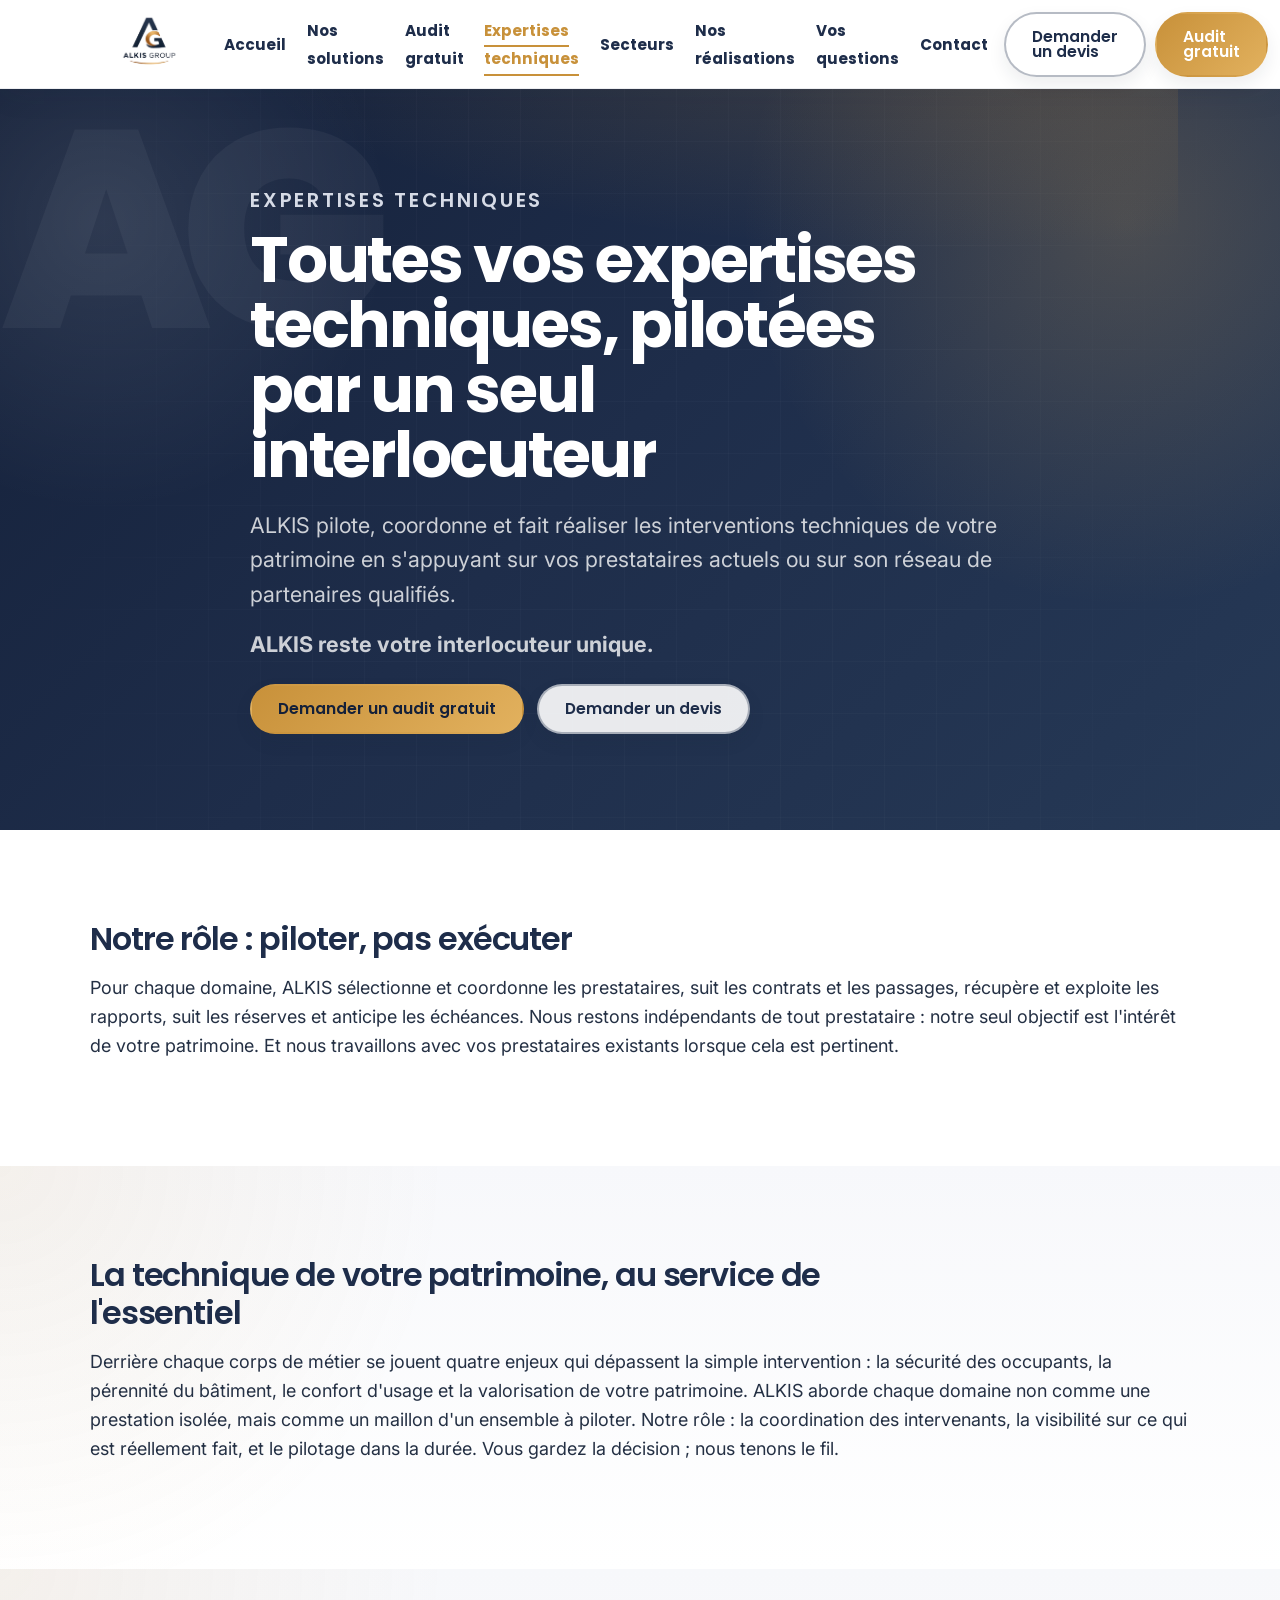
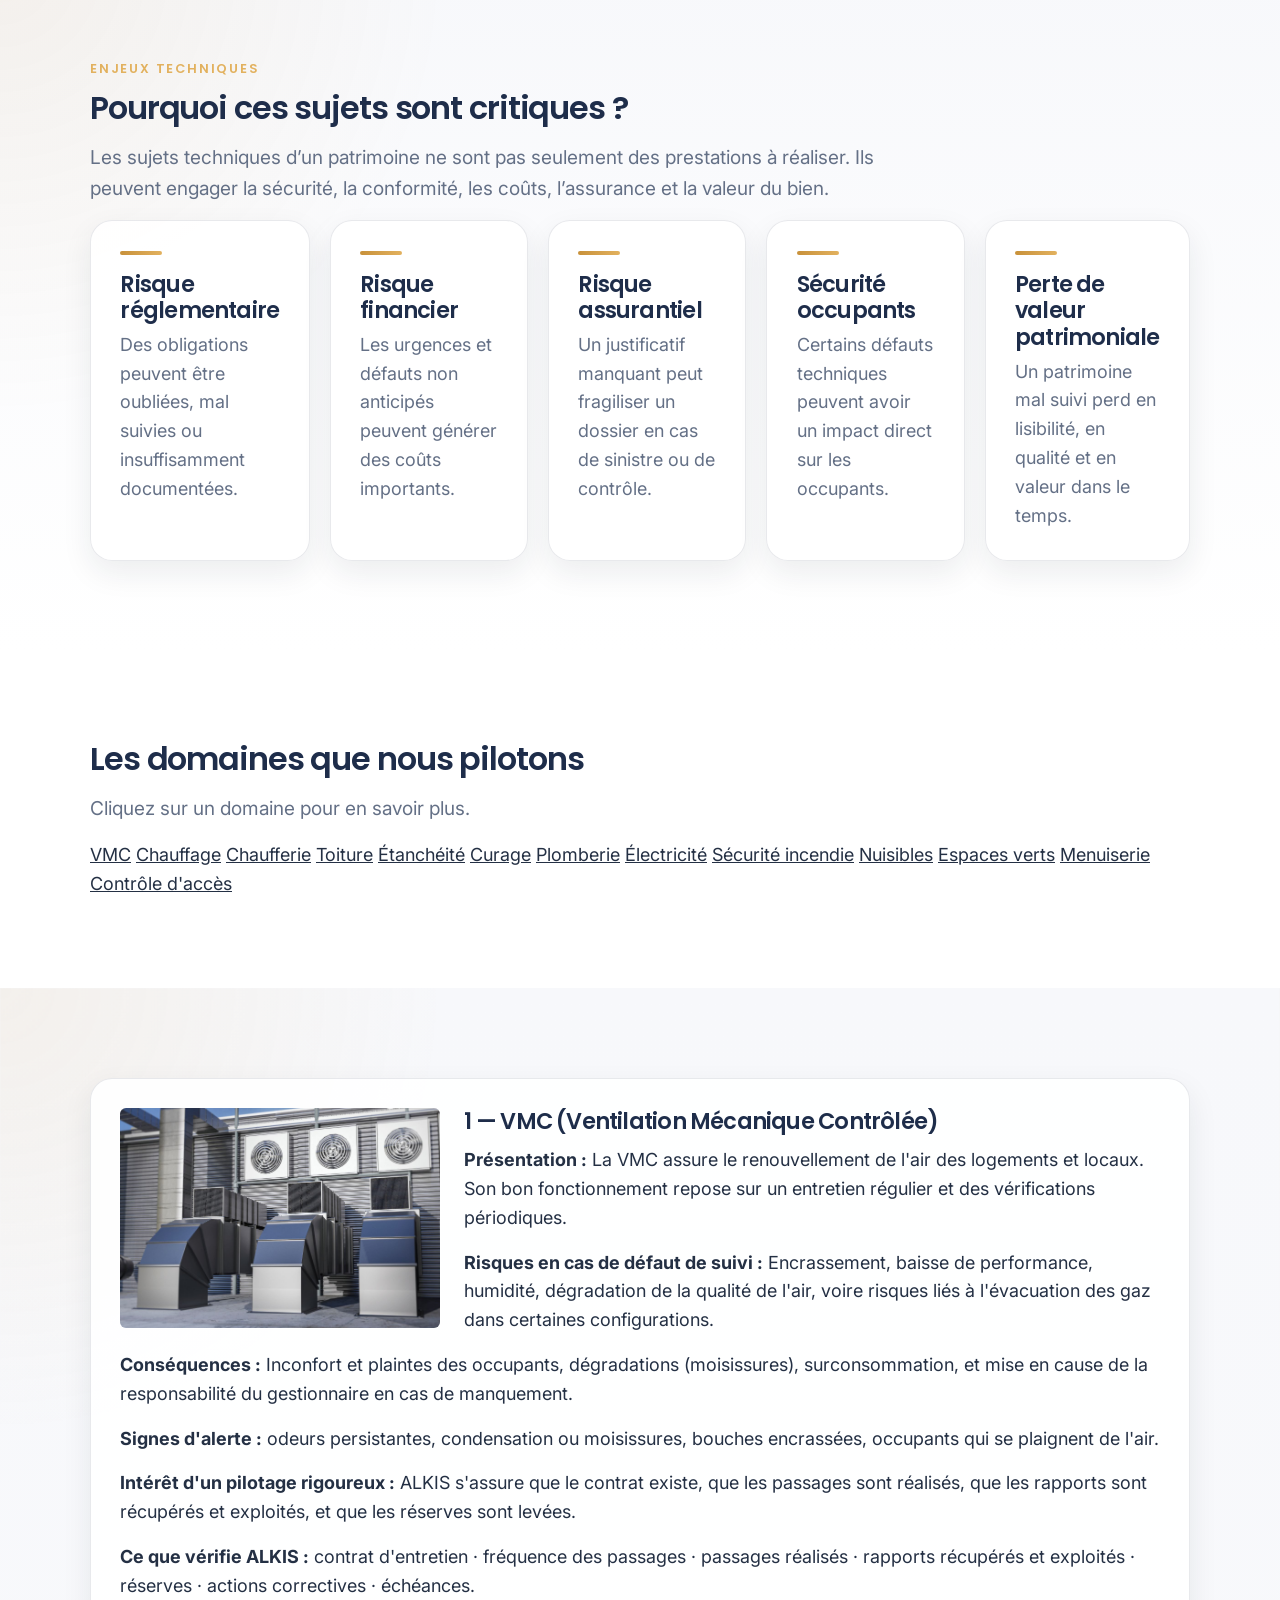
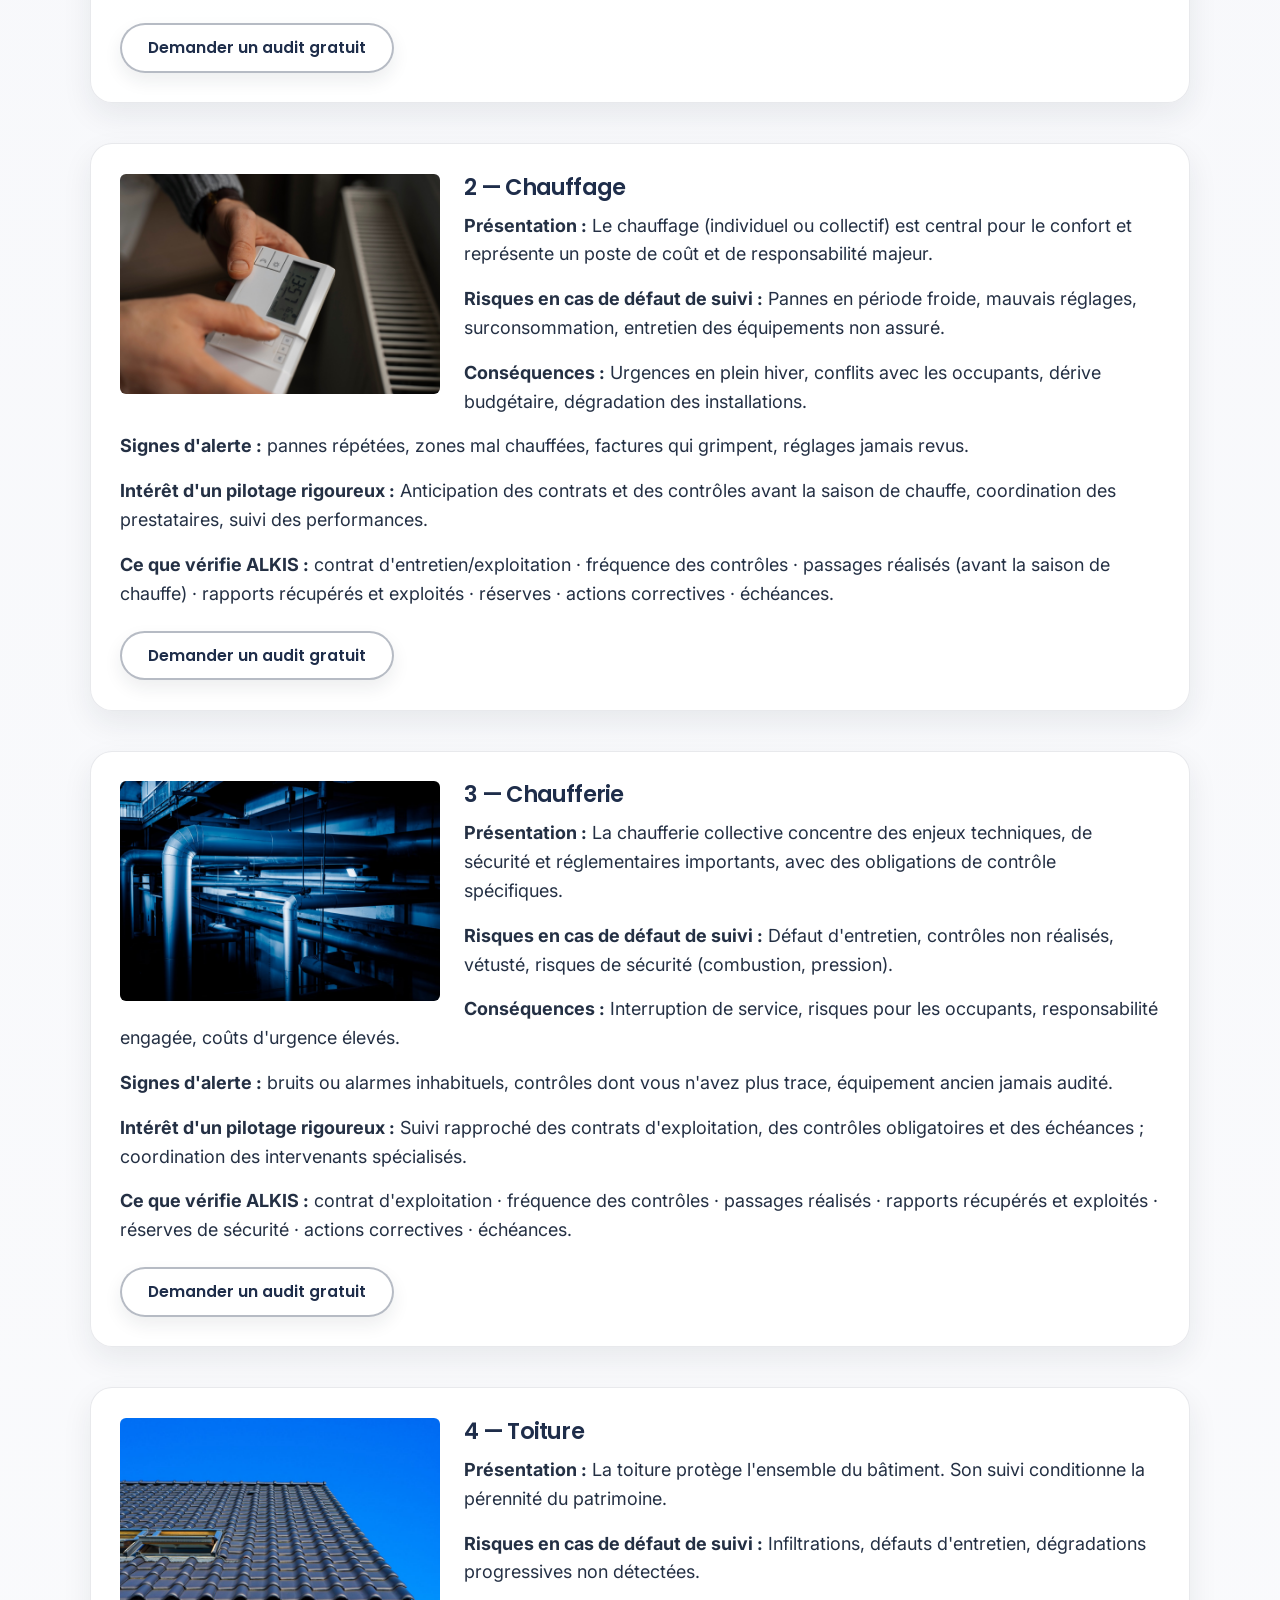
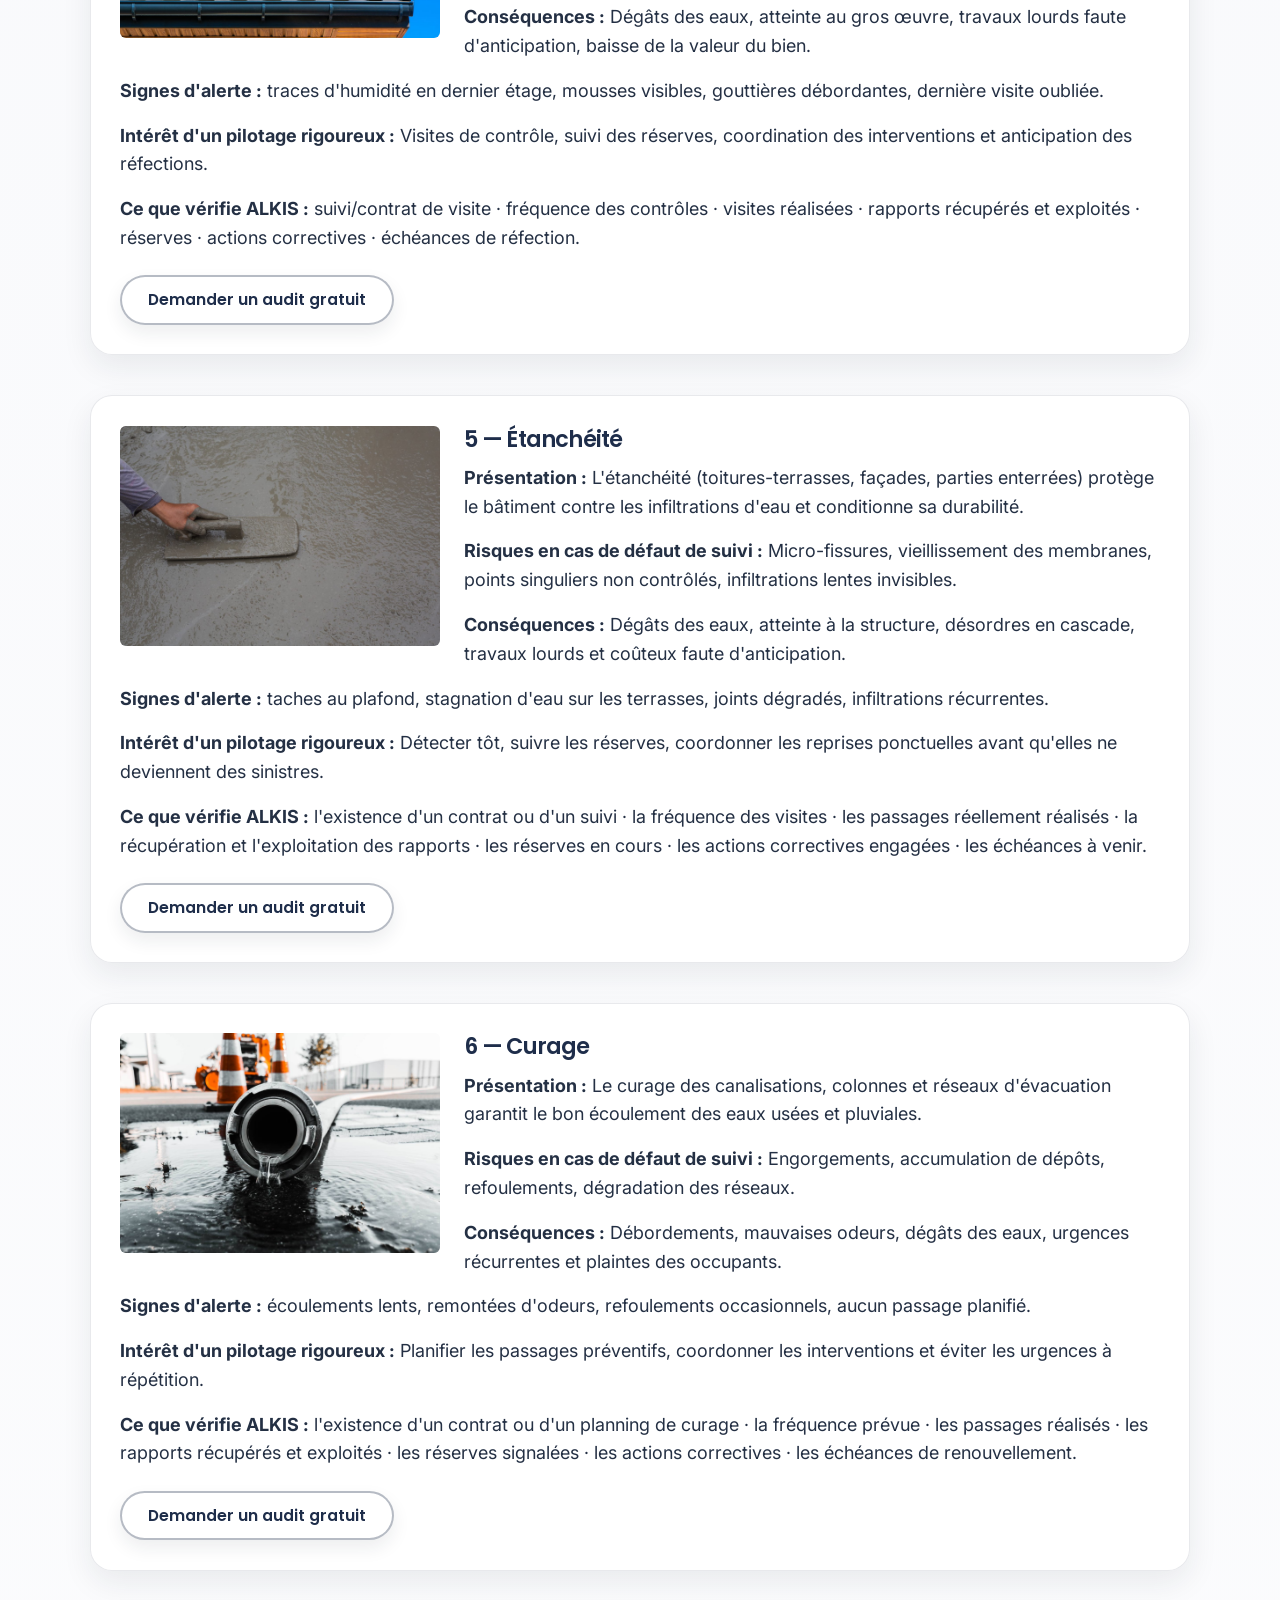
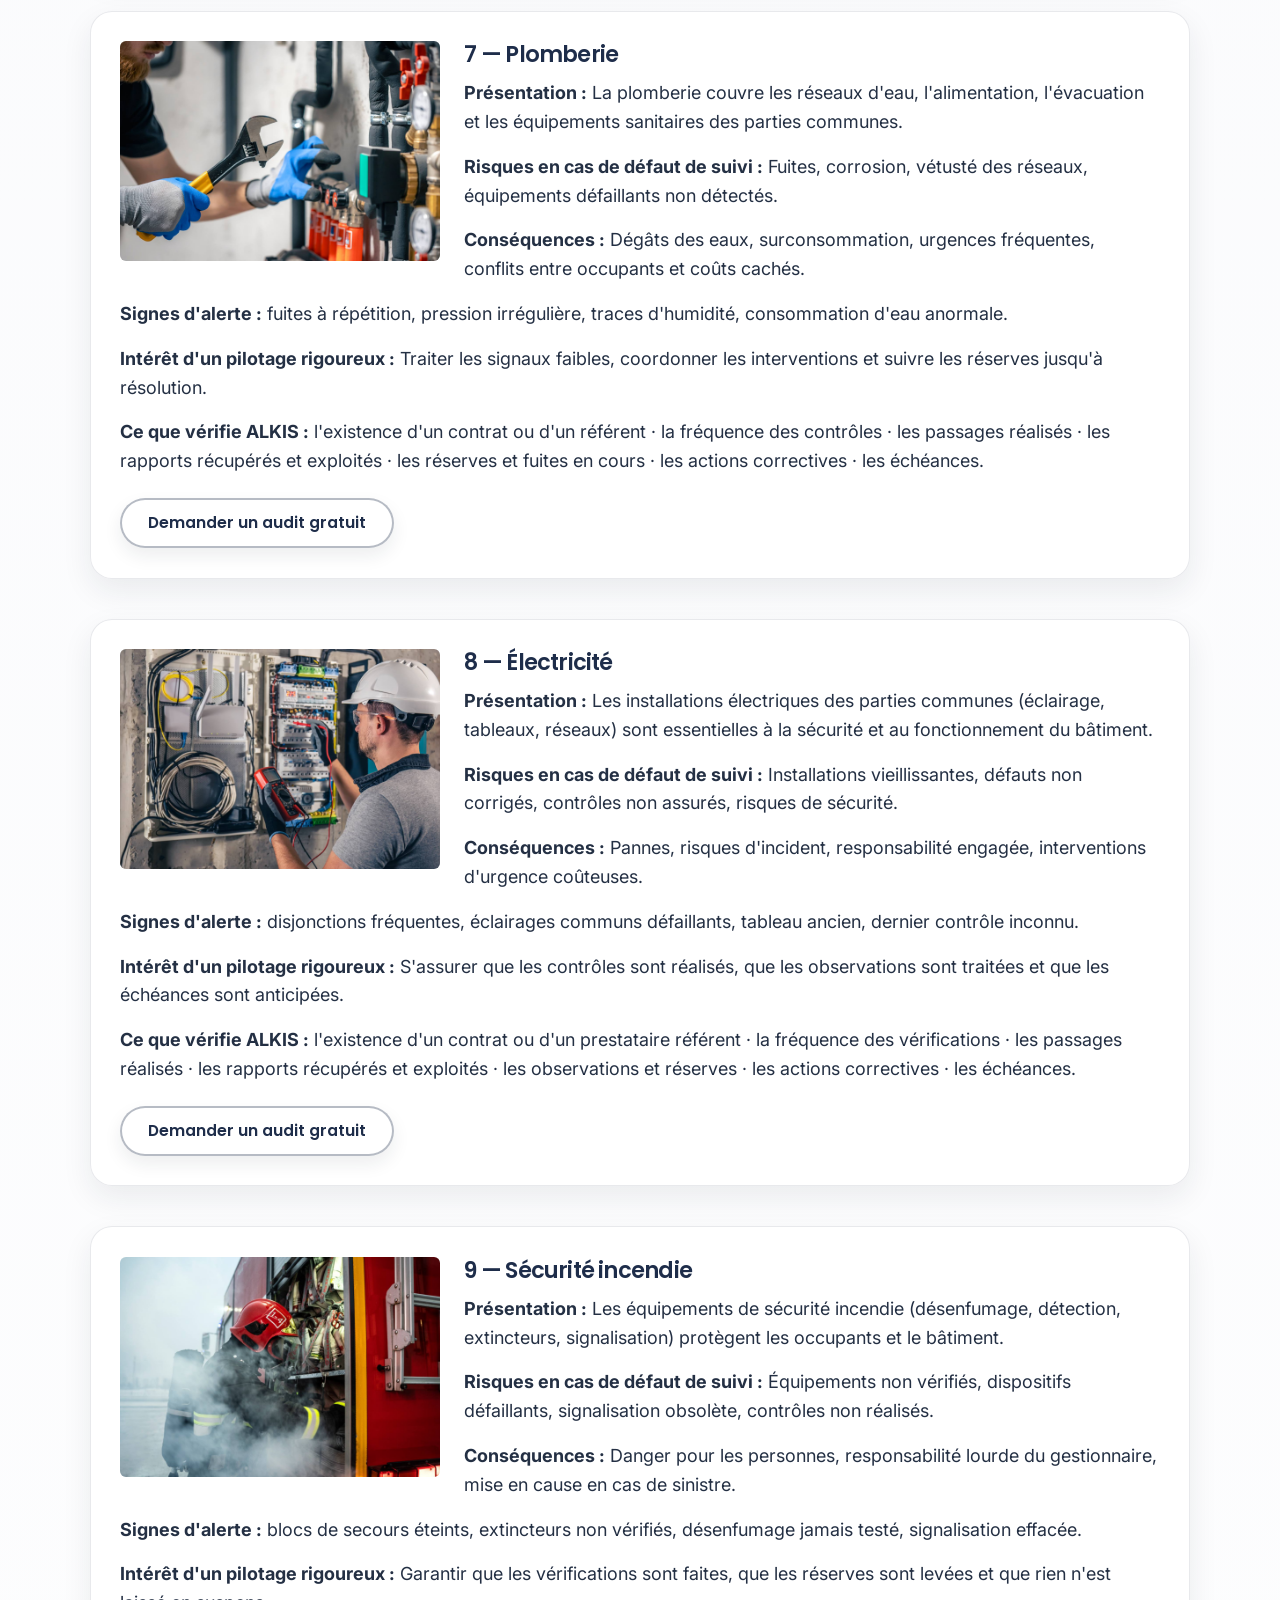
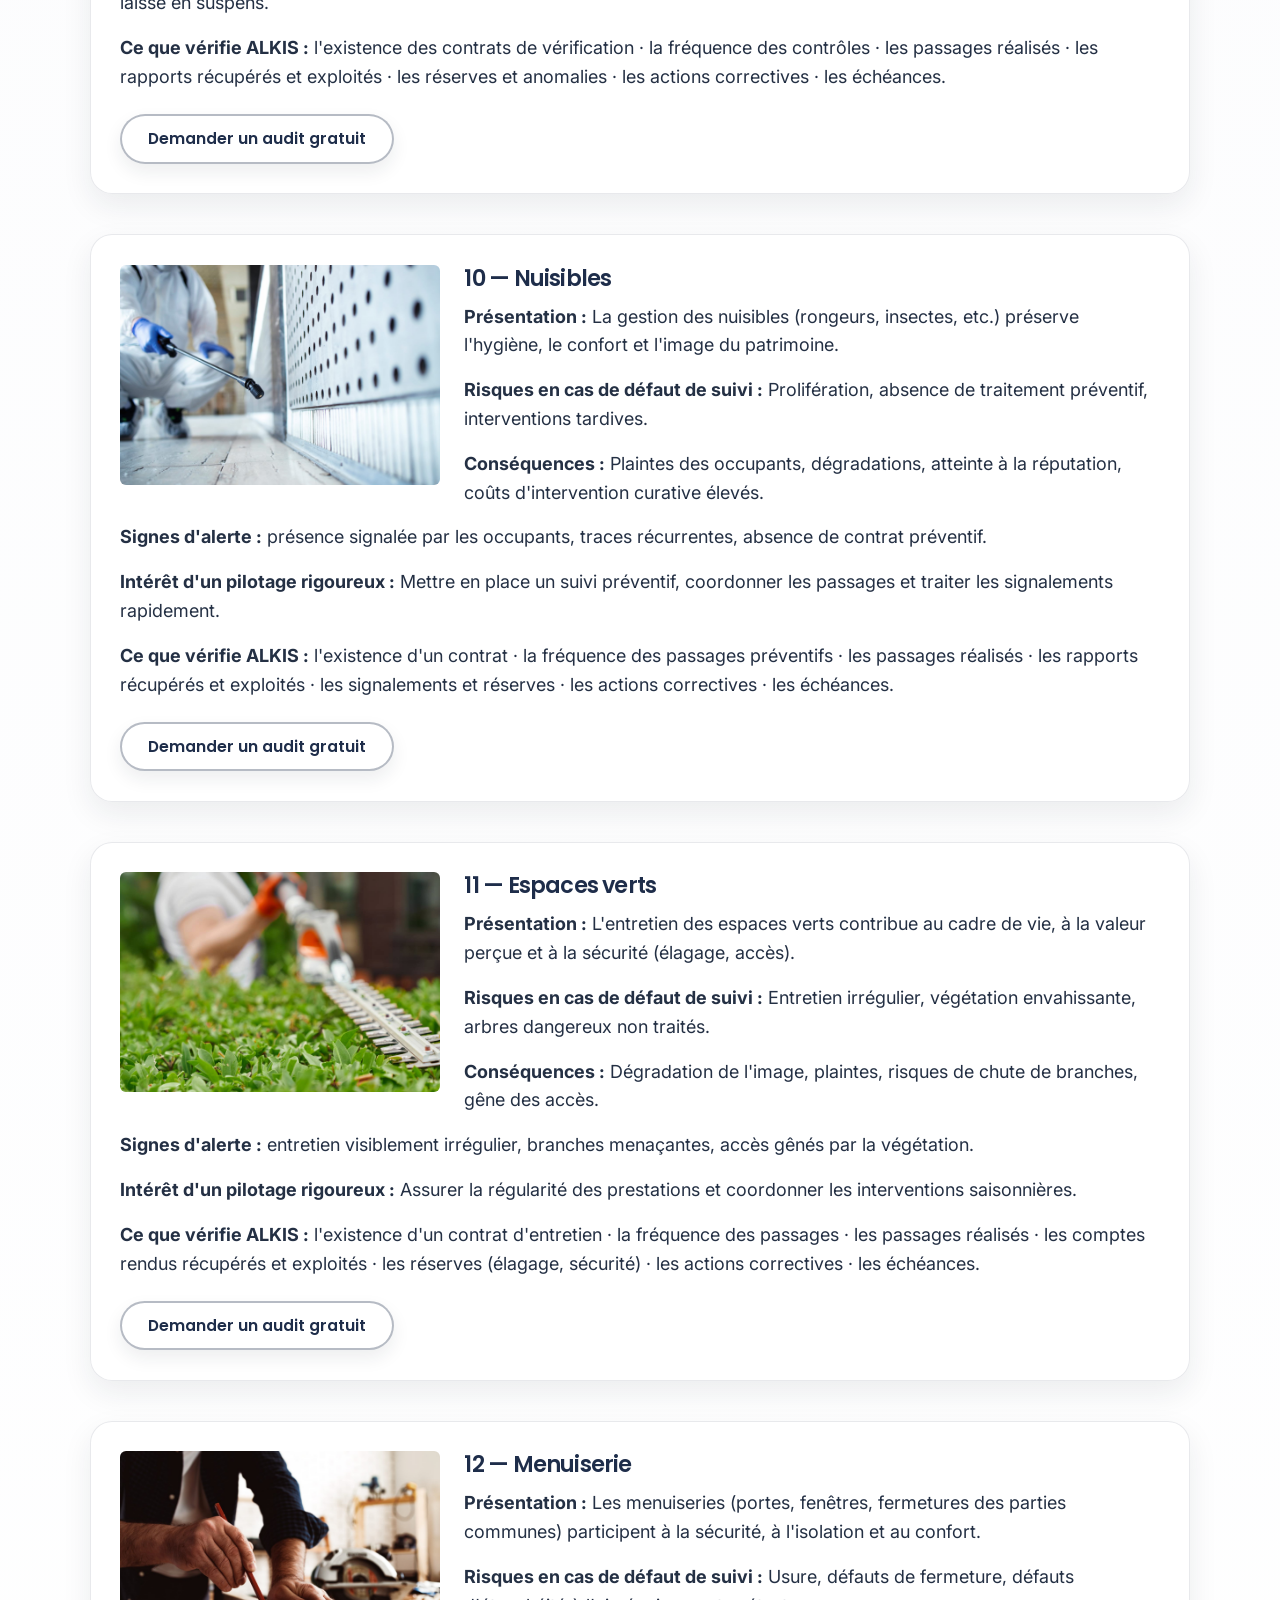
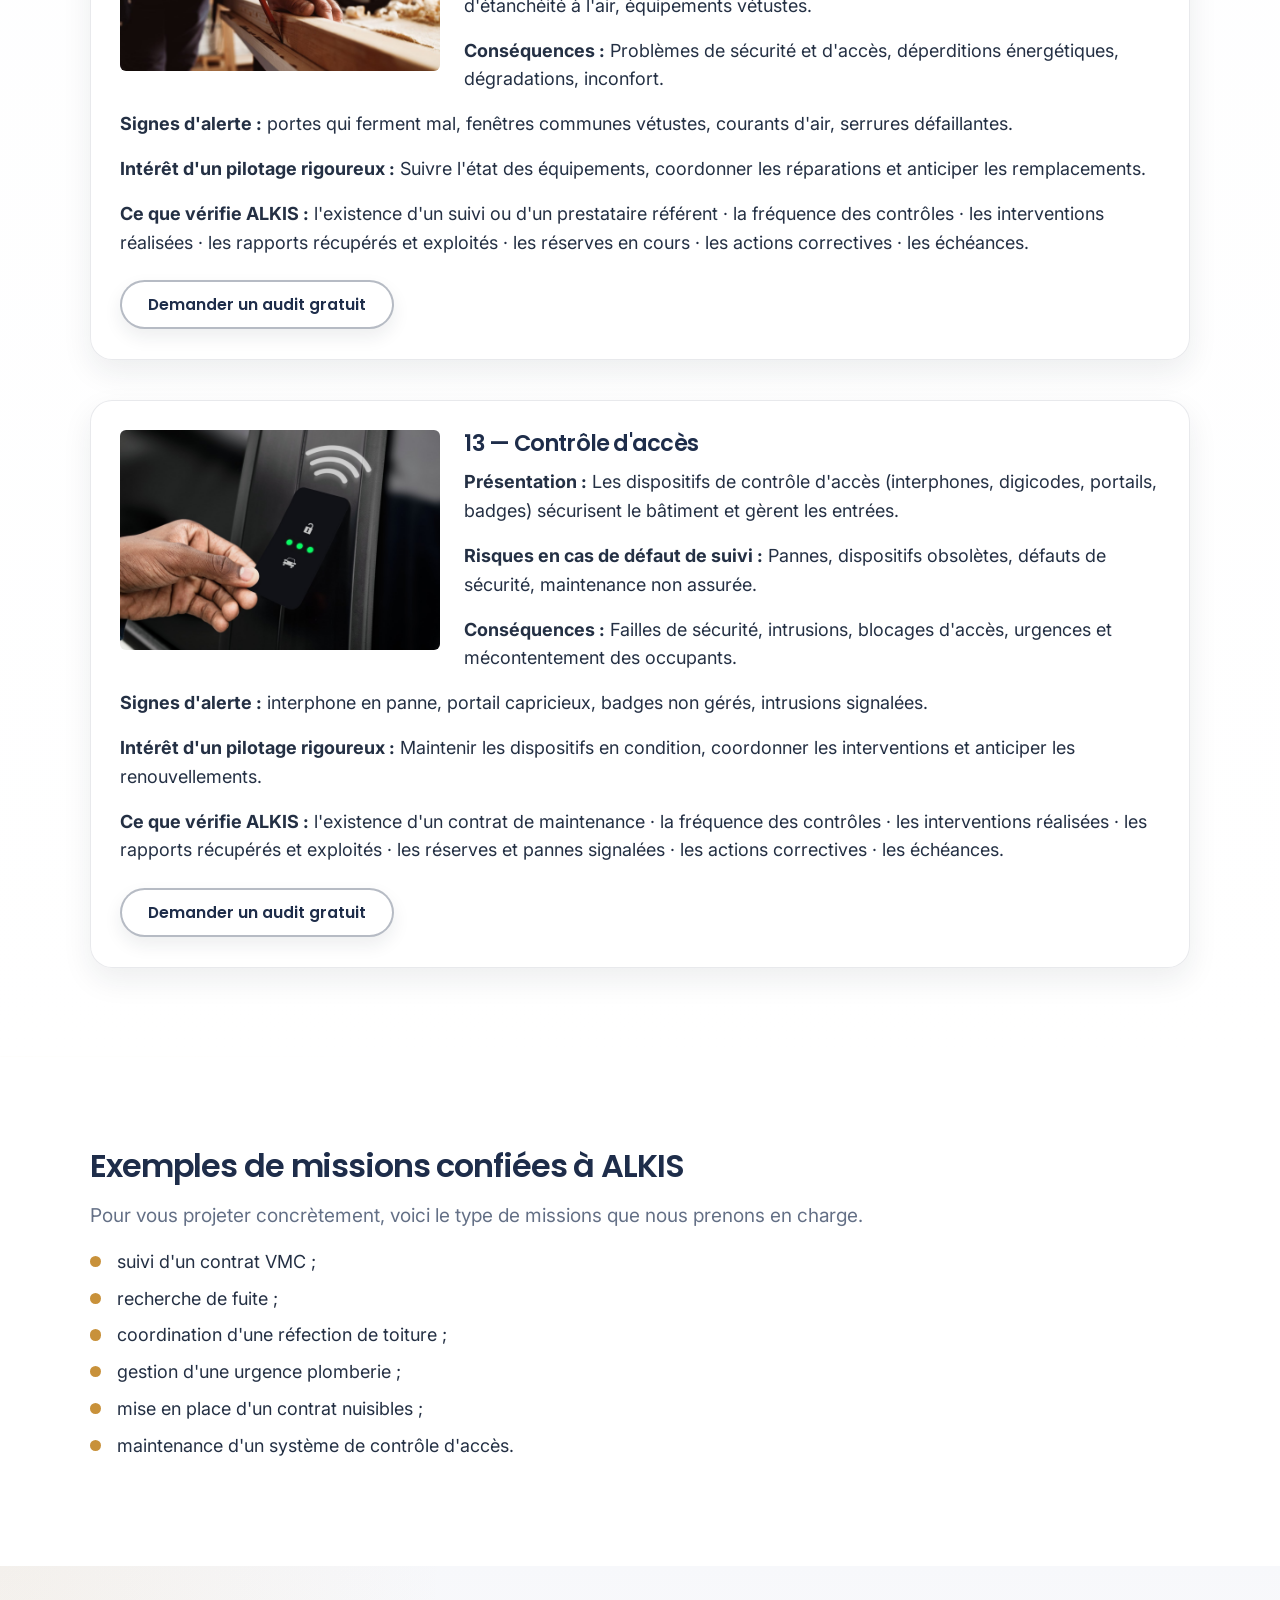
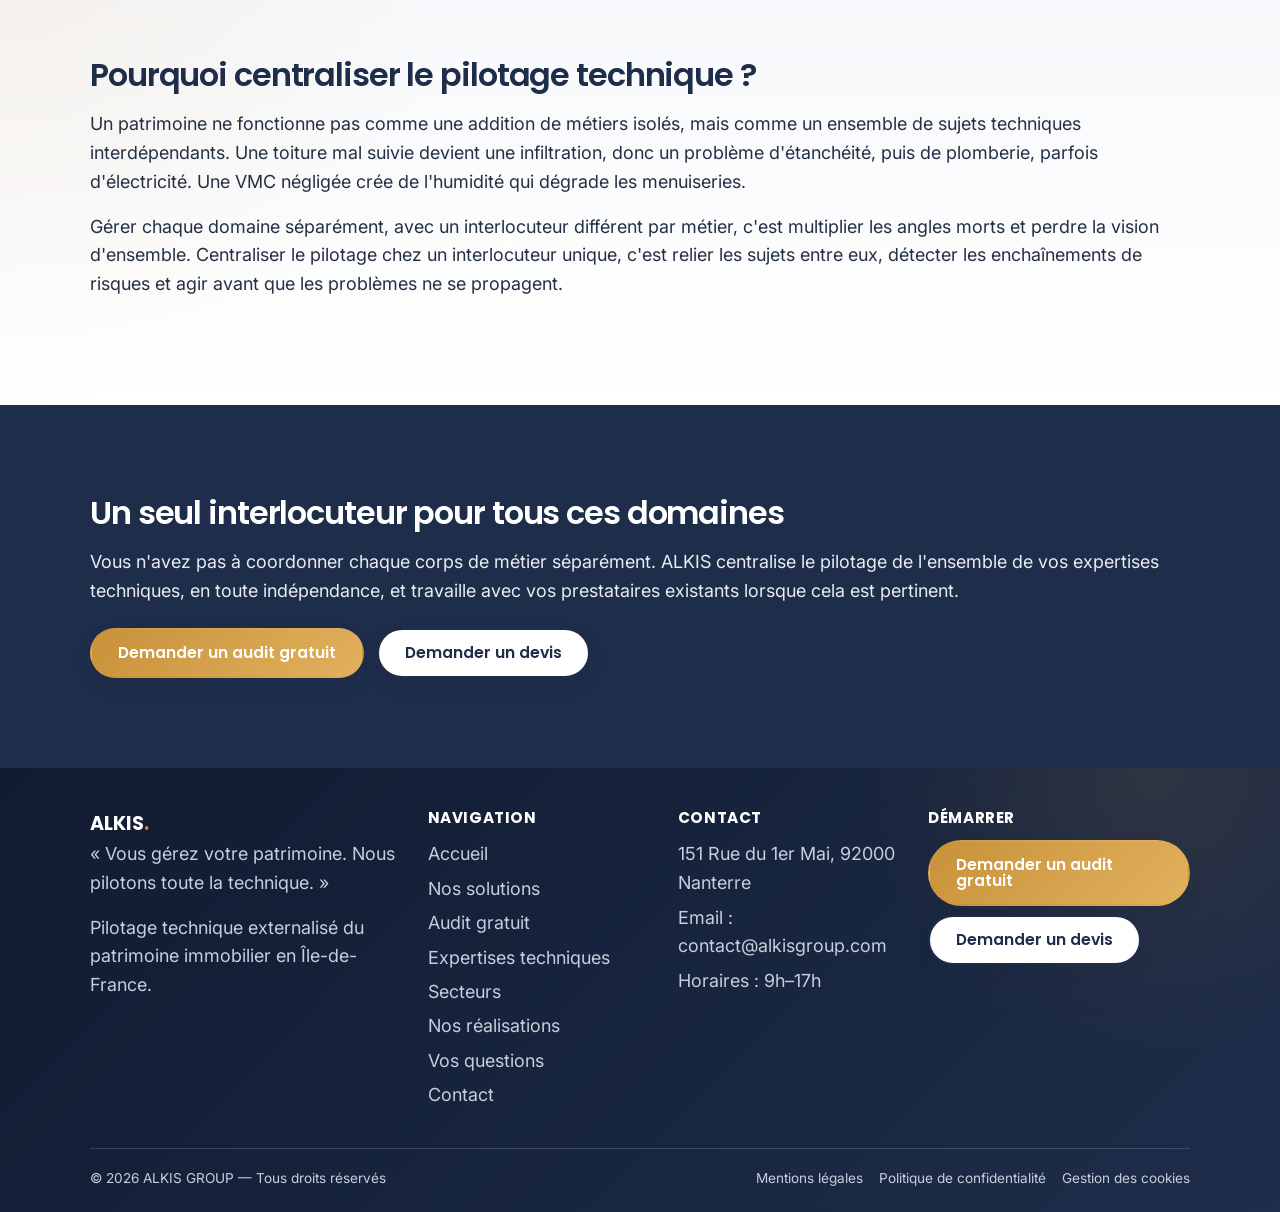
<file: expertises-techniques.html>
<!DOCTYPE html>
<html lang="fr">

<head>
  <meta charset="utf-8">
  <meta name="viewport" content="width=device-width, initial-scale=1">
  <title>Expertises techniques du bâtiment pilotées | ALKIS</title>
  <meta name="description"
    content="VMC, chauffage, toiture, plomberie, sécurité incendie… ALKIS coordonne et suit l'ensemble des expertises techniques de votre patrimoine. Un seul interlocuteur.">
  <link rel="preconnect" href="https://fonts.googleapis.com">
  <link rel="preconnect" href="https://fonts.gstatic.com" crossorigin>
  <link
    href="https://fonts.googleapis.com/css2?family=Poppins:wght@500;600;700&family=Inter:wght@400;500;600&display=swap"
    rel="stylesheet">
  <link rel="stylesheet" href="assets/style.css">
</head>

<body>
  <a class="skip-link" href="#main">Aller au contenu</a>

  <header class="site-header">
    <div class="container nav">
      <!-- <a class="brand" href="index.html">ALKIS<span>.</span></a> -->

      <a class="brand brand-logo" href="index.html">
        <img src="assets/alkis_logo_HD.png" alt="ALKIS GROUP">
      </a>
      <button class="nav-toggle" aria-label="Ouvrir le menu" aria-expanded="false" aria-controls="nav-menu">
        <span></span><span></span><span></span>
      </button>
      <ul class="nav-menu" id="nav-menu">
        <li><a href="index.html">Accueil</a></li>
        <li><a href="nos-solutions.html">Nos solutions</a></li>
        <li><a href="audit-gratuit.html">Audit gratuit</a></li>
        <li><a href="expertises-techniques.html" aria-current="page">Expertises techniques</a></li>
        <li><a href="secteurs.html">Secteurs</a></li>
        <li><a href="nos-realisations.html">Nos réalisations</a></li>
        <li><a href="faq.html">Vos questions</a></li>
        <li><a href="contact.html">Contact</a></li>
      </ul>
      <div class="nav-cta">
        <a class="btn btn--secondary" href="contact.html#devis">Demander un devis</a>
        <a class="btn btn--primary" href="contact.html#audit">Audit gratuit</a>
      </div>
    </div>
  </header>

  <main id="main">

    <!-- Section 1 — Hero -->
    <section class="hero">
      <div class="container">
        <p class="eyebrow">Expertises techniques</p>
        <h1>Toutes vos expertises techniques, pilotées par un seul interlocuteur</h1>
        <p>
          ALKIS pilote, coordonne et fait réaliser les interventions techniques de votre patrimoine
          en s'appuyant sur vos prestataires actuels ou sur son réseau de partenaires qualifiés.
        </p>
        <p><strong>ALKIS reste votre interlocuteur unique.</strong></p>
        <div class="btn-row">
          <a class="btn btn--primary" href="contact.html#audit">Demander un audit gratuit</a>
          <a class="btn btn--secondary" href="contact.html#devis">Demander un devis</a>
        </div>
      </div>
    </section>

    <!-- Section 2 — Notre rôle : piloter, pas exécuter -->
    <section class="section">
      <div class="container">
        <h2>Notre rôle : piloter, pas exécuter</h2>
        <p>Pour chaque domaine, ALKIS sélectionne et coordonne les prestataires, suit les contrats et les passages,
          récupère et exploite les rapports, suit les réserves et anticipe les échéances. Nous restons indépendants de
          tout prestataire : notre seul objectif est l'intérêt de votre patrimoine. Et nous travaillons avec vos
          prestataires existants lorsque cela est pertinent.</p>
      </div>
    </section>

    <!-- Section 3 — La technique au service de l'essentiel -->
    <section class="section section--alt">
      <div class="container">
        <h2>La technique de votre patrimoine, au service de l'essentiel</h2>
        <p>Derrière chaque corps de métier se jouent quatre enjeux qui dépassent la simple intervention : la sécurité
          des occupants, la pérennité du bâtiment, le confort d'usage et la valorisation de votre patrimoine. ALKIS
          aborde chaque domaine non comme une prestation isolée, mais comme un maillon d'un ensemble à piloter. Notre
          rôle : la coordination des intervenants, la visibilité sur ce qui est réellement fait, et le pilotage dans la
          durée. Vous gardez la décision ; nous tenons le fil.</p>
      </div>
    </section>





    <!-- Section 4 — Pourquoi ces sujets sont critiques ? -->
    <section class="section section--alt">
      <div class="container">
        <p class="eyebrow">Enjeux techniques</p>
        <h2>Pourquoi ces sujets sont critiques ?</h2>
        <p class="lead">
          Les sujets techniques d’un patrimoine ne sont pas seulement des prestations à réaliser.
          Ils peuvent engager la sécurité, la conformité, les coûts, l’assurance et la valeur du bien.
        </p>

        <div class="grid grid-5">
          <div class="card">
            <h3>Risque réglementaire</h3>
            <p>Des obligations peuvent être oubliées, mal suivies ou insuffisamment documentées.</p>
          </div>

          <div class="card">
            <h3>Risque financier</h3>
            <p>Les urgences et défauts non anticipés peuvent générer des coûts importants.</p>
          </div>

          <div class="card">
            <h3>Risque assurantiel</h3>
            <p>Un justificatif manquant peut fragiliser un dossier en cas de sinistre ou de contrôle.</p>
          </div>

          <div class="card">
            <h3>Sécurité occupants</h3>
            <p>Certains défauts techniques peuvent avoir un impact direct sur les occupants.</p>
          </div>

          <div class="card">
            <h3>Perte de valeur patrimoniale</h3>
            <p>Un patrimoine mal suivi perd en lisibilité, en qualité et en valeur dans le temps.</p>
          </div>
        </div>
      </div>
    </section>


    <!-- Section 5 — Les domaines que nous pilotons -->
    <section class="section">
      <div class="container">
        <h2>Les domaines que nous pilotons</h2>
        <p class="lead">Cliquez sur un domaine pour en savoir plus.</p>
        <div class="chips"><a class="chip" href="#vmc">VMC</a> <a class="chip" href="#chauffage">Chauffage</a> <a
            class="chip" href="#chaufferie">Chaufferie</a> <a class="chip" href="#toiture">Toiture</a> <a class="chip"
            href="#etancheite">Étanchéité</a> <a class="chip" href="#curage">Curage</a> <a class="chip"
            href="#plomberie">Plomberie</a> <a class="chip" href="#electricite">Électricité</a> <a class="chip"
            href="#securite-incendie">Sécurité incendie</a> <a class="chip" href="#nuisibles">Nuisibles</a> <a
            class="chip" href="#espaces-verts">Espaces verts</a> <a class="chip" href="#menuiserie">Menuiserie</a> <a
            class="chip" href="#controle-d-acces">Contrôle d'accès</a></div>
      </div>
    </section>

    <!-- Section 5 — Les 13 domaines détaillés -->
    <section class="section section--alt">
      <div class="container">
        <article class="domain" id="vmc">
          <img class="domain-img" src="assets/img/Expertises techniques/VMC.jpg" alt="VMC & ventilation">
          <h3>1 — VMC (Ventilation Mécanique Contrôlée)</h3>
          <p><strong>Présentation :</strong> La VMC assure le renouvellement de l'air des logements et locaux. Son bon
            fonctionnement repose sur un entretien régulier et des vérifications périodiques.</p>
          <p><strong>Risques en cas de défaut de suivi :</strong> Encrassement, baisse de performance, humidité,
            dégradation de la qualité de l'air, voire risques liés à l'évacuation des gaz dans certaines configurations.
          </p>
          <p><strong>Conséquences :</strong> Inconfort et plaintes des occupants, dégradations (moisissures),
            surconsommation, et mise en cause de la responsabilité du gestionnaire en cas de manquement.</p>
          <p><strong>Signes d'alerte :</strong> odeurs persistantes, condensation ou moisissures, bouches encrassées,
            occupants qui se plaignent de l'air.</p>
          <p><strong>Intérêt d'un pilotage rigoureux :</strong> ALKIS s'assure que le contrat existe, que les passages
            sont réalisés, que les rapports sont récupérés et exploités, et que les réserves sont levées.</p>
          <p><strong>Ce que vérifie ALKIS :</strong> contrat d'entretien · fréquence des passages · passages réalisés ·
            rapports récupérés et exploités · réserves · actions correctives · échéances.</p>
          <div class="btn-row"><a class="btn btn--secondary" href="contact.html#audit">Demander un audit gratuit</a>
          </div>
        </article>
        <article class="domain" id="chauffage">
          <img class="domain-img" src="assets/img/Expertises techniques/Chauffage.jpg" alt="chauffage">
          <h3>2 — Chauffage</h3>
          <p><strong>Présentation :</strong> Le chauffage (individuel ou collectif) est central pour le confort et
            représente un poste de coût et de responsabilité majeur.</p>
          <p><strong>Risques en cas de défaut de suivi :</strong> Pannes en période froide, mauvais réglages,
            surconsommation, entretien des équipements non assuré.</p>
          <p><strong>Conséquences :</strong> Urgences en plein hiver, conflits avec les occupants, dérive budgétaire,
            dégradation des installations.</p>
          <p><strong>Signes d'alerte :</strong> pannes répétées, zones mal chauffées, factures qui grimpent, réglages
            jamais revus.</p>
          <p><strong>Intérêt d'un pilotage rigoureux :</strong> Anticipation des contrats et des contrôles avant la
            saison de chauffe, coordination des prestataires, suivi des performances.</p>
          <p><strong>Ce que vérifie ALKIS :</strong> contrat d'entretien/exploitation · fréquence des contrôles ·
            passages réalisés (avant la saison de chauffe) · rapports récupérés et exploités · réserves · actions
            correctives · échéances.</p>
          <div class="btn-row"><a class="btn btn--secondary" href="contact.html#audit">Demander un audit gratuit</a>
          </div>
        </article>
        <article class="domain" id="chaufferie">
          <img class="domain-img" src="assets/img/Expertises techniques/Chaufferie.jpg" alt="chaufferie">
          <h3>3 — Chaufferie</h3>
          <p><strong>Présentation :</strong> La chaufferie collective concentre des enjeux techniques, de sécurité et
            réglementaires importants, avec des obligations de contrôle spécifiques.</p>
          <p><strong>Risques en cas de défaut de suivi :</strong> Défaut d'entretien, contrôles non réalisés, vétusté,
            risques de sécurité (combustion, pression).</p>
          <p><strong>Conséquences :</strong> Interruption de service, risques pour les occupants, responsabilité
            engagée, coûts d'urgence élevés.</p>
          <p><strong>Signes d'alerte :</strong> bruits ou alarmes inhabituels, contrôles dont vous n'avez plus trace,
            équipement ancien jamais audité.</p>
          <p><strong>Intérêt d'un pilotage rigoureux :</strong> Suivi rapproché des contrats d'exploitation, des
            contrôles obligatoires et des échéances ; coordination des intervenants spécialisés.</p>
          <p><strong>Ce que vérifie ALKIS :</strong> contrat d'exploitation · fréquence des contrôles · passages
            réalisés · rapports récupérés et exploités · réserves de sécurité · actions correctives · échéances.</p>
          <div class="btn-row"><a class="btn btn--secondary" href="contact.html#audit">Demander un audit gratuit</a>
          </div>
        </article>
        <article class="domain" id="toiture">
          <img class="domain-img" src="assets/img/Expertises techniques/Toiture.jpg" alt="Toiture">
          <h3>4 — Toiture</h3>
          <p><strong>Présentation :</strong> La toiture protège l'ensemble du bâtiment. Son suivi conditionne la
            pérennité du patrimoine.</p>
          <p><strong>Risques en cas de défaut de suivi :</strong> Infiltrations, défauts d'entretien, dégradations
            progressives non détectées.</p>
          <p><strong>Conséquences :</strong> Dégâts des eaux, atteinte au gros œuvre, travaux lourds faute
            d'anticipation, baisse de la valeur du bien.</p>
          <p><strong>Signes d'alerte :</strong> traces d'humidité en dernier étage, mousses visibles, gouttières
            débordantes, dernière visite oubliée.</p>
          <p><strong>Intérêt d'un pilotage rigoureux :</strong> Visites de contrôle, suivi des réserves, coordination
            des interventions et anticipation des réfections.</p>
          <p><strong>Ce que vérifie ALKIS :</strong> suivi/contrat de visite · fréquence des contrôles · visites
            réalisées · rapports récupérés et exploités · réserves · actions correctives · échéances de réfection.</p>
          <div class="btn-row"><a class="btn btn--secondary" href="contact.html#audit">Demander un audit gratuit</a>
          </div>
        </article>
        <article class="domain" id="etancheite">
          <img class="domain-img" src="assets/img/Expertises techniques/Étanchéité.jpg" alt="Étanchéité">
          <h3>5 — Étanchéité</h3>
          <p><strong>Présentation :</strong> L'étanchéité (toitures-terrasses, façades, parties enterrées) protège le
            bâtiment contre les infiltrations d'eau et conditionne sa durabilité.</p>
          <p><strong>Risques en cas de défaut de suivi :</strong> Micro-fissures, vieillissement des membranes, points
            singuliers non contrôlés, infiltrations lentes invisibles.</p>
          <p><strong>Conséquences :</strong> Dégâts des eaux, atteinte à la structure, désordres en cascade, travaux
            lourds et coûteux faute d'anticipation.</p>
          <p><strong>Signes d'alerte :</strong> taches au plafond, stagnation d'eau sur les terrasses, joints dégradés,
            infiltrations récurrentes.</p>
          <p><strong>Intérêt d'un pilotage rigoureux :</strong> Détecter tôt, suivre les réserves, coordonner les
            reprises ponctuelles avant qu'elles ne deviennent des sinistres.</p>
          <p><strong>Ce que vérifie ALKIS :</strong> l'existence d'un contrat ou d'un suivi · la fréquence des visites ·
            les passages réellement réalisés · la récupération et l'exploitation des rapports · les réserves en cours ·
            les actions correctives engagées · les échéances à venir.</p>
          <div class="btn-row"><a class="btn btn--secondary" href="contact.html#audit">Demander un audit gratuit</a>
          </div>
        </article>
        <article class="domain" id="curage">
          <img class="domain-img" src="assets/img/Expertises techniques/Curage.jpg" alt="Curage">
          <h3>6 — Curage</h3>
          <p><strong>Présentation :</strong> Le curage des canalisations, colonnes et réseaux d'évacuation garantit le
            bon écoulement des eaux usées et pluviales.</p>
          <p><strong>Risques en cas de défaut de suivi :</strong> Engorgements, accumulation de dépôts, refoulements,
            dégradation des réseaux.</p>
          <p><strong>Conséquences :</strong> Débordements, mauvaises odeurs, dégâts des eaux, urgences récurrentes et
            plaintes des occupants.</p>
          <p><strong>Signes d'alerte :</strong> écoulements lents, remontées d'odeurs, refoulements occasionnels, aucun
            passage planifié.</p>
          <p><strong>Intérêt d'un pilotage rigoureux :</strong> Planifier les passages préventifs, coordonner les
            interventions et éviter les urgences à répétition.</p>
          <p><strong>Ce que vérifie ALKIS :</strong> l'existence d'un contrat ou d'un planning de curage · la fréquence
            prévue · les passages réalisés · les rapports récupérés et exploités · les réserves signalées · les actions
            correctives · les échéances de renouvellement.</p>
          <div class="btn-row"><a class="btn btn--secondary" href="contact.html#audit">Demander un audit gratuit</a>
          </div>
        </article>
        <article class="domain" id="plomberie">
          <img class="domain-img" src="assets/img/Expertises techniques/Plomberie.jpg" alt="Plomberie">
          <h3>7 — Plomberie</h3>
          <p><strong>Présentation :</strong> La plomberie couvre les réseaux d'eau, l'alimentation, l'évacuation et les
            équipements sanitaires des parties communes.</p>
          <p><strong>Risques en cas de défaut de suivi :</strong> Fuites, corrosion, vétusté des réseaux, équipements
            défaillants non détectés.</p>
          <p><strong>Conséquences :</strong> Dégâts des eaux, surconsommation, urgences fréquentes, conflits entre
            occupants et coûts cachés.</p>
          <p><strong>Signes d'alerte :</strong> fuites à répétition, pression irrégulière, traces d'humidité,
            consommation d'eau anormale.</p>
          <p><strong>Intérêt d'un pilotage rigoureux :</strong> Traiter les signaux faibles, coordonner les
            interventions et suivre les réserves jusqu'à résolution.</p>
          <p><strong>Ce que vérifie ALKIS :</strong> l'existence d'un contrat ou d'un référent · la fréquence des
            contrôles · les passages réalisés · les rapports récupérés et exploités · les réserves et fuites en cours ·
            les actions correctives · les échéances.</p>
          <div class="btn-row"><a class="btn btn--secondary" href="contact.html#audit">Demander un audit gratuit</a>
          </div>
        </article>
        <article class="domain" id="electricite">
          <img class="domain-img" src="assets/img/Expertises techniques/Électricité.jpg" alt="Électricité">
          <h3>8 — Électricité</h3>
          <p><strong>Présentation :</strong> Les installations électriques des parties communes (éclairage, tableaux,
            réseaux) sont essentielles à la sécurité et au fonctionnement du bâtiment.</p>
          <p><strong>Risques en cas de défaut de suivi :</strong> Installations vieillissantes, défauts non corrigés,
            contrôles non assurés, risques de sécurité.</p>
          <p><strong>Conséquences :</strong> Pannes, risques d'incident, responsabilité engagée, interventions d'urgence
            coûteuses.</p>
          <p><strong>Signes d'alerte :</strong> disjonctions fréquentes, éclairages communs défaillants, tableau ancien,
            dernier contrôle inconnu.</p>
          <p><strong>Intérêt d'un pilotage rigoureux :</strong> S'assurer que les contrôles sont réalisés, que les
            observations sont traitées et que les échéances sont anticipées.</p>
          <p><strong>Ce que vérifie ALKIS :</strong> l'existence d'un contrat ou d'un prestataire référent · la
            fréquence des vérifications · les passages réalisés · les rapports récupérés et exploités · les observations
            et réserves · les actions correctives · les échéances.</p>
          <div class="btn-row"><a class="btn btn--secondary" href="contact.html#audit">Demander un audit gratuit</a>
          </div>
        </article>
        <article class="domain" id="securite-incendie">
          <img class="domain-img" src="assets/img/Expertises techniques/Sécurité incendie.jpg" alt="Sécurité incendie">
          <h3>9 — Sécurité incendie</h3>
          <p><strong>Présentation :</strong> Les équipements de sécurité incendie (désenfumage, détection, extincteurs,
            signalisation) protègent les occupants et le bâtiment.</p>
          <p><strong>Risques en cas de défaut de suivi :</strong> Équipements non vérifiés, dispositifs défaillants,
            signalisation obsolète, contrôles non réalisés.</p>
          <p><strong>Conséquences :</strong> Danger pour les personnes, responsabilité lourde du gestionnaire, mise en
            cause en cas de sinistre.</p>
          <p><strong>Signes d'alerte :</strong> blocs de secours éteints, extincteurs non vérifiés, désenfumage jamais
            testé, signalisation effacée.</p>
          <p><strong>Intérêt d'un pilotage rigoureux :</strong> Garantir que les vérifications sont faites, que les
            réserves sont levées et que rien n'est laissé en suspens.</p>
          <p><strong>Ce que vérifie ALKIS :</strong> l'existence des contrats de vérification · la fréquence des
            contrôles · les passages réalisés · les rapports récupérés et exploités · les réserves et anomalies · les
            actions correctives · les échéances.</p>
          <div class="btn-row"><a class="btn btn--secondary" href="contact.html#audit">Demander un audit gratuit</a>
          </div>
        </article>
        <article class="domain" id="nuisibles">
          <img class="domain-img" src="assets/img/Expertises techniques/Nuisibles.jpg" alt="Nuisibles">
          <h3>10 — Nuisibles</h3>
          <p><strong>Présentation :</strong> La gestion des nuisibles (rongeurs, insectes, etc.) préserve l'hygiène, le
            confort et l'image du patrimoine.</p>
          <p><strong>Risques en cas de défaut de suivi :</strong> Prolifération, absence de traitement préventif,
            interventions tardives.</p>
          <p><strong>Conséquences :</strong> Plaintes des occupants, dégradations, atteinte à la réputation, coûts
            d'intervention curative élevés.</p>
          <p><strong>Signes d'alerte :</strong> présence signalée par les occupants, traces récurrentes, absence de
            contrat préventif.</p>
          <p><strong>Intérêt d'un pilotage rigoureux :</strong> Mettre en place un suivi préventif, coordonner les
            passages et traiter les signalements rapidement.</p>
          <p><strong>Ce que vérifie ALKIS :</strong> l'existence d'un contrat · la fréquence des passages préventifs ·
            les passages réalisés · les rapports récupérés et exploités · les signalements et réserves · les actions
            correctives · les échéances.</p>
          <div class="btn-row"><a class="btn btn--secondary" href="contact.html#audit">Demander un audit gratuit</a>
          </div>
        </article>
        <article class="domain" id="espaces-verts">
          <img class="domain-img" src="assets/img/Expertises techniques/Espaces verts.jpg" alt="Espaces verts">
          <h3>11 — Espaces verts</h3>
          <p><strong>Présentation :</strong> L'entretien des espaces verts contribue au cadre de vie, à la valeur perçue
            et à la sécurité (élagage, accès).</p>
          <p><strong>Risques en cas de défaut de suivi :</strong> Entretien irrégulier, végétation envahissante, arbres
            dangereux non traités.</p>
          <p><strong>Conséquences :</strong> Dégradation de l'image, plaintes, risques de chute de branches, gêne des
            accès.</p>
          <p><strong>Signes d'alerte :</strong> entretien visiblement irrégulier, branches menaçantes, accès gênés par
            la végétation.</p>
          <p><strong>Intérêt d'un pilotage rigoureux :</strong> Assurer la régularité des prestations et coordonner les
            interventions saisonnières.</p>
          <p><strong>Ce que vérifie ALKIS :</strong> l'existence d'un contrat d'entretien · la fréquence des passages ·
            les passages réalisés · les comptes rendus récupérés et exploités · les réserves (élagage, sécurité) · les
            actions correctives · les échéances.</p>
          <div class="btn-row"><a class="btn btn--secondary" href="contact.html#audit">Demander un audit gratuit</a>
          </div>
        </article>
        <article class="domain" id="menuiserie">
          <img class="domain-img" src="assets/img/Expertises techniques/Menuiserie.jpg" alt="Menuiserie">
          <h3>12 — Menuiserie</h3>
          <p><strong>Présentation :</strong> Les menuiseries (portes, fenêtres, fermetures des parties communes)
            participent à la sécurité, à l'isolation et au confort.</p>
          <p><strong>Risques en cas de défaut de suivi :</strong> Usure, défauts de fermeture, défauts d'étanchéité à
            l'air, équipements vétustes.</p>
          <p><strong>Conséquences :</strong> Problèmes de sécurité et d'accès, déperditions énergétiques, dégradations,
            inconfort.</p>
          <p><strong>Signes d'alerte :</strong> portes qui ferment mal, fenêtres communes vétustes, courants d'air,
            serrures défaillantes.</p>
          <p><strong>Intérêt d'un pilotage rigoureux :</strong> Suivre l'état des équipements, coordonner les
            réparations et anticiper les remplacements.</p>
          <p><strong>Ce que vérifie ALKIS :</strong> l'existence d'un suivi ou d'un prestataire référent · la fréquence
            des contrôles · les interventions réalisées · les rapports récupérés et exploités · les réserves en cours ·
            les actions correctives · les échéances.</p>
          <div class="btn-row"><a class="btn btn--secondary" href="contact.html#audit">Demander un audit gratuit</a>
          </div>
        </article>
        <article class="domain" id="controle-d-acces">
          <img class="domain-img" src="assets/img/Expertises techniques/Contrôle d'accès.jpg" alt="Contrôle d'accès">
          <h3>13 — Contrôle d'accès</h3>
          <p><strong>Présentation :</strong> Les dispositifs de contrôle d'accès (interphones, digicodes, portails,
            badges) sécurisent le bâtiment et gèrent les entrées.</p>
          <p><strong>Risques en cas de défaut de suivi :</strong> Pannes, dispositifs obsolètes, défauts de sécurité,
            maintenance non assurée.</p>
          <p><strong>Conséquences :</strong> Failles de sécurité, intrusions, blocages d'accès, urgences et
            mécontentement des occupants.</p>
          <p><strong>Signes d'alerte :</strong> interphone en panne, portail capricieux, badges non gérés, intrusions
            signalées.</p>
          <p><strong>Intérêt d'un pilotage rigoureux :</strong> Maintenir les dispositifs en condition, coordonner les
            interventions et anticiper les renouvellements.</p>
          <p><strong>Ce que vérifie ALKIS :</strong> l'existence d'un contrat de maintenance · la fréquence des
            contrôles · les interventions réalisées · les rapports récupérés et exploités · les réserves et pannes
            signalées · les actions correctives · les échéances.</p>
          <div class="btn-row"><a class="btn btn--secondary" href="contact.html#audit">Demander un audit gratuit</a>
          </div>
        </article>
      </div>
    </section>

    <!-- Section 6 — Exemples de missions confiées à ALKIS -->
    <section class="section">
      <div class="container">
        <h2>Exemples de missions confiées à ALKIS</h2>
        <p class="lead">Pour vous projeter concrètement, voici le type de missions que nous prenons en charge.</p>
        <ul class="ticks">
          <li>suivi d'un contrat VMC ;</li>
          <li>recherche de fuite ;</li>
          <li>coordination d'une réfection de toiture ;</li>
          <li>gestion d'une urgence plomberie ;</li>
          <li>mise en place d'un contrat nuisibles ;</li>
          <li>maintenance d'un système de contrôle d'accès.</li>
        </ul>
      </div>
    </section>

    <!-- Section 7 — Pourquoi centraliser le pilotage technique ? -->
    <section class="section section--alt">
      <div class="container">
        <h2>Pourquoi centraliser le pilotage technique ?</h2>
        <p>Un patrimoine ne fonctionne pas comme une addition de métiers isolés, mais comme un ensemble de sujets
          techniques interdépendants. Une toiture mal suivie devient une infiltration, donc un problème d'étanchéité,
          puis de plomberie, parfois d'électricité. Une VMC négligée crée de l'humidité qui dégrade les menuiseries.</p>
        <p>Gérer chaque domaine séparément, avec un interlocuteur différent par métier, c'est multiplier les angles
          morts et perdre la vision d'ensemble. Centraliser le pilotage chez un interlocuteur unique, c'est relier les
          sujets entre eux, détecter les enchaînements de risques et agir avant que les problèmes ne se propagent.</p>
      </div>
    </section>

    <!-- Section 8 — Conclusion -->
    <section class="section section--navy">
      <div class="container">
        <h2>Un seul interlocuteur pour tous ces domaines</h2>
        <p>Vous n'avez pas à coordonner chaque corps de métier séparément. ALKIS centralise le pilotage de l'ensemble de
          vos expertises techniques, en toute indépendance, et travaille avec vos prestataires existants lorsque cela
          est pertinent.</p>
        <div class="btn-row">
          <a class="btn btn--primary" href="contact.html#audit">Demander un audit gratuit</a>
          <a class="btn btn--secondary" href="contact.html#devis">Demander un devis</a>
        </div>
      </div>
    </section>

  </main>

  <footer class="site-footer">
    <div class="container">
      <div class="footer-grid">
        <div class="footer-brand">
          <div class="b">ALKIS<span>.</span></div>
          <p>« Vous gérez votre patrimoine. Nous pilotons toute la technique. »</p>
          <p>Pilotage technique externalisé du patrimoine immobilier en Île-de-France.</p>
        </div>
        <div>
          <h4>Navigation</h4>
          <ul>
            <li><a href="index.html">Accueil</a></li>
            <li><a href="nos-solutions.html">Nos solutions</a></li>
            <li><a href="audit-gratuit.html">Audit gratuit</a></li>
            <li><a href="expertises-techniques.html">Expertises techniques</a></li>
            <li><a href="secteurs.html">Secteurs</a></li>
            <li><a href="nos-realisations.html">Nos réalisations</a></li>
            <li><a href="faq.html">Vos questions</a></li>
            <li><a href="contact.html">Contact</a></li>
          </ul>
        </div>
        <div>
          <h4>Contact</h4>
          <ul>
            <li>151 Rue du 1er Mai, 92000 Nanterre</li>
            <li>Email : <a href="mailto:contact@alkisgroup.com">contact@alkisgroup.com</a></li>
            <li>Horaires : 9h–17h</li>
          </ul>
        </div>
        <div>
          <h4>Démarrer</h4>
          <div class="btn-row" style="margin-top:.4rem"><a class="btn btn--primary" href="contact.html#audit">Demander
              un audit gratuit</a></div>
          <div class="btn-row" style="margin-top:.6rem"><a class="btn btn--secondary" href="contact.html#devis">Demander
              un devis</a></div>
        </div>
      </div>
      <div class="footer-bottom">
        <span>© 2026 ALKIS GROUP — Tous droits réservés</span>
        <nav>
          <a href="mentions-legales.html">Mentions légales</a>
          <a href="politique-de-confidentialite.html">Politique de confidentialité</a>
          <a href="politique-cookies.html">Gestion des cookies</a>
        </nav>
      </div>
    </div>
  </footer>

  <script src="assets/main.js"></script>
</body>

</html>
</file>
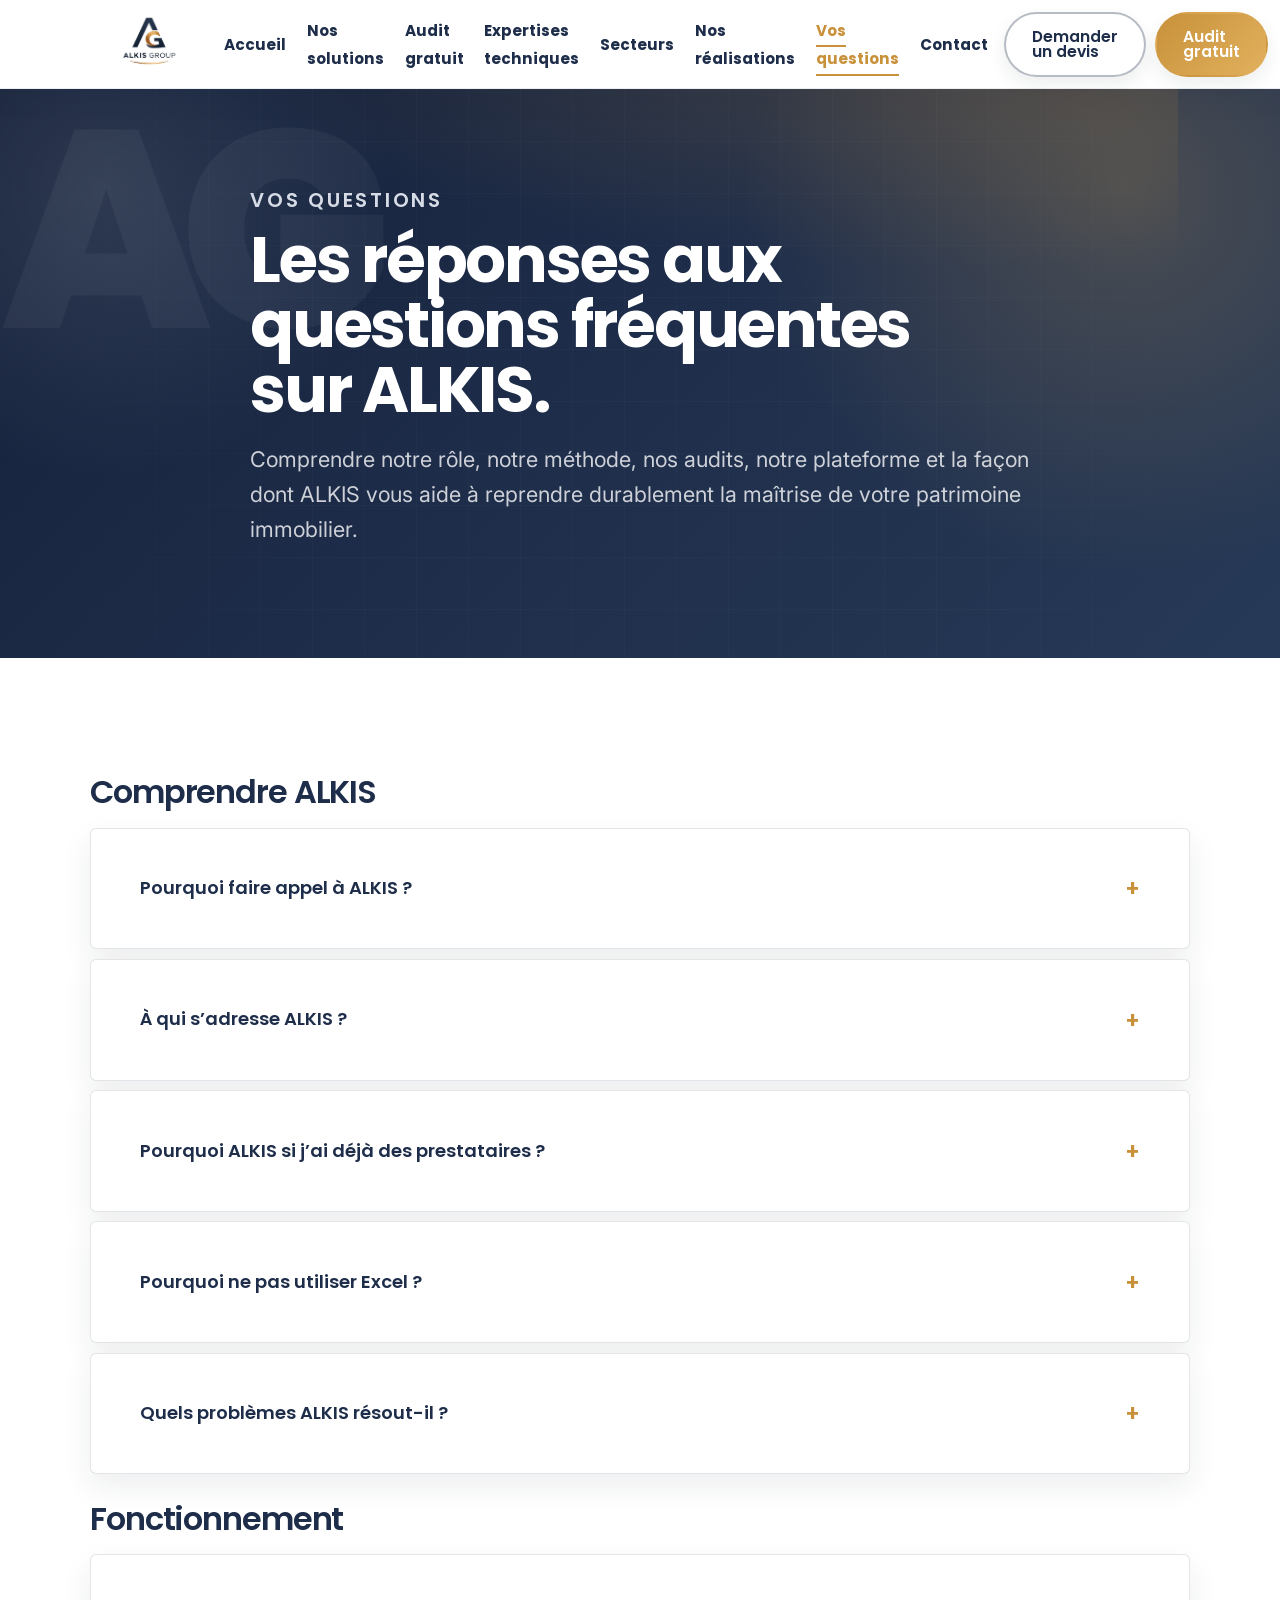
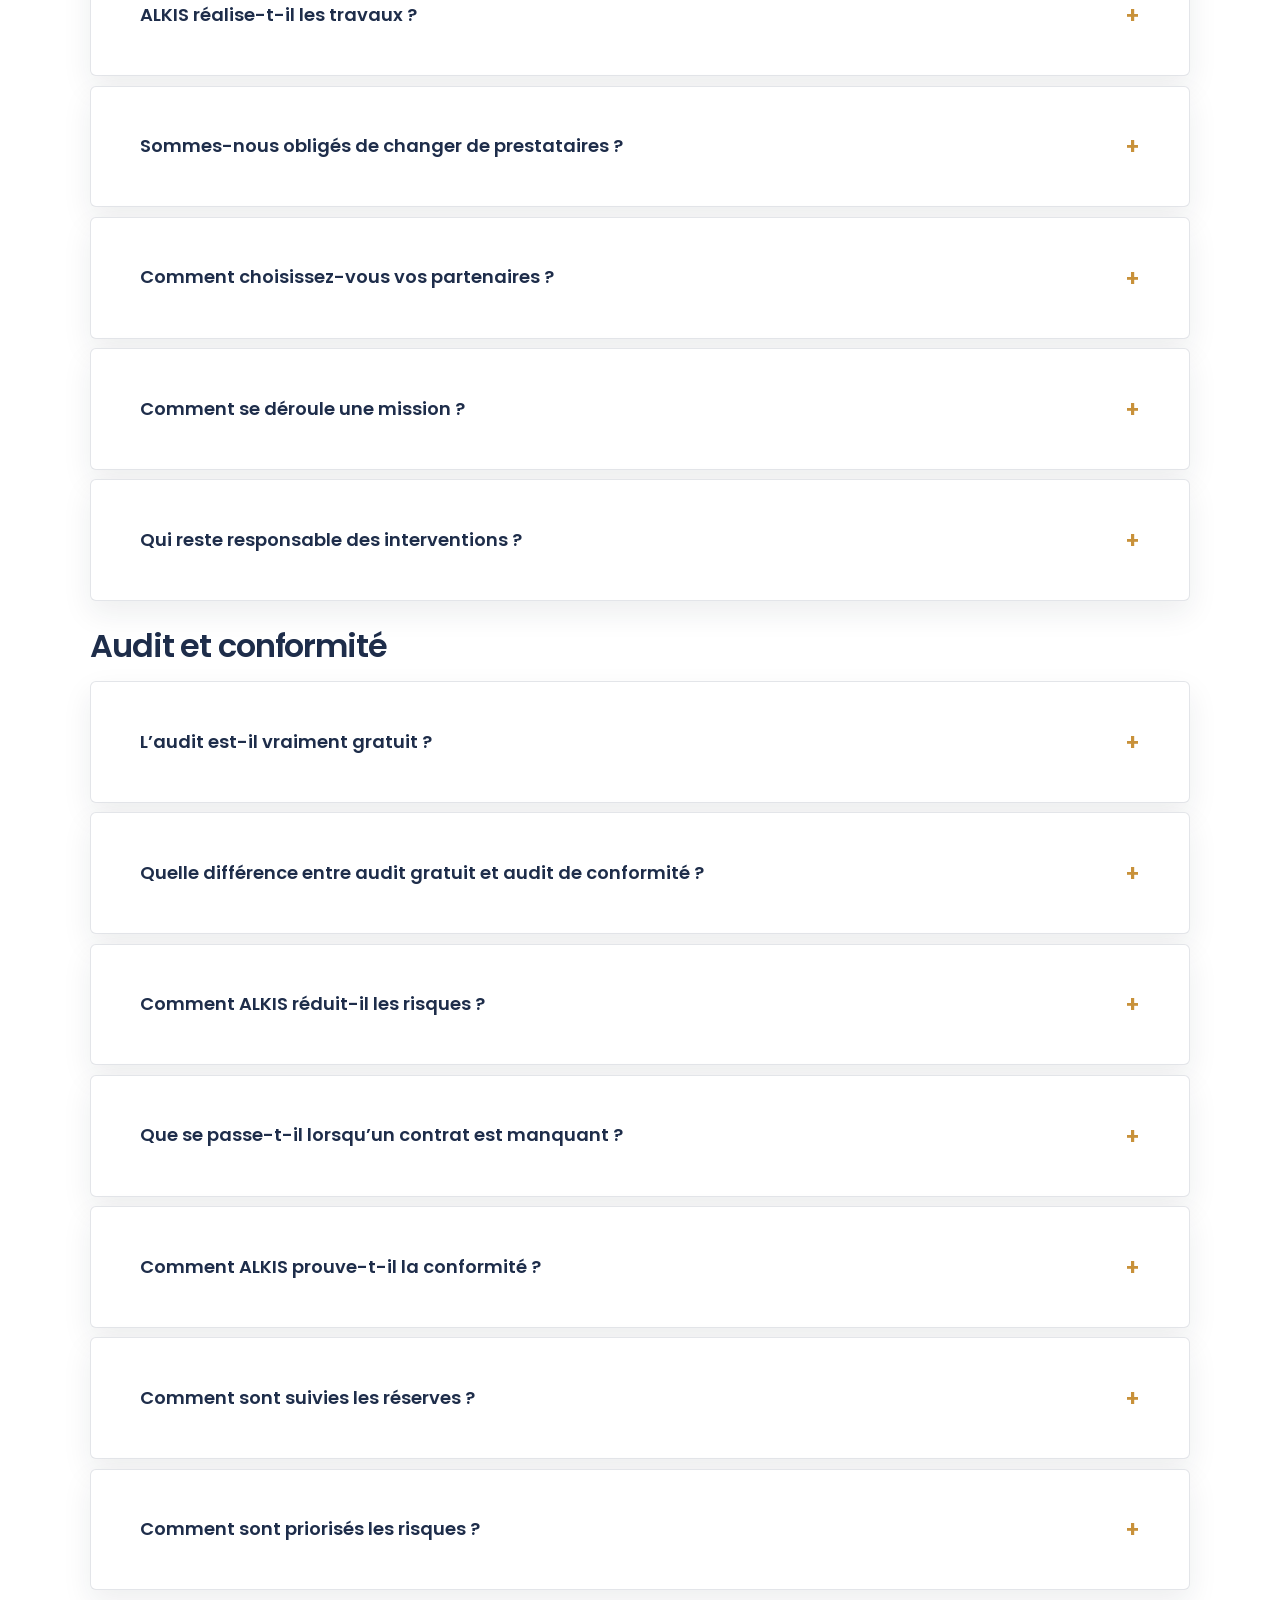
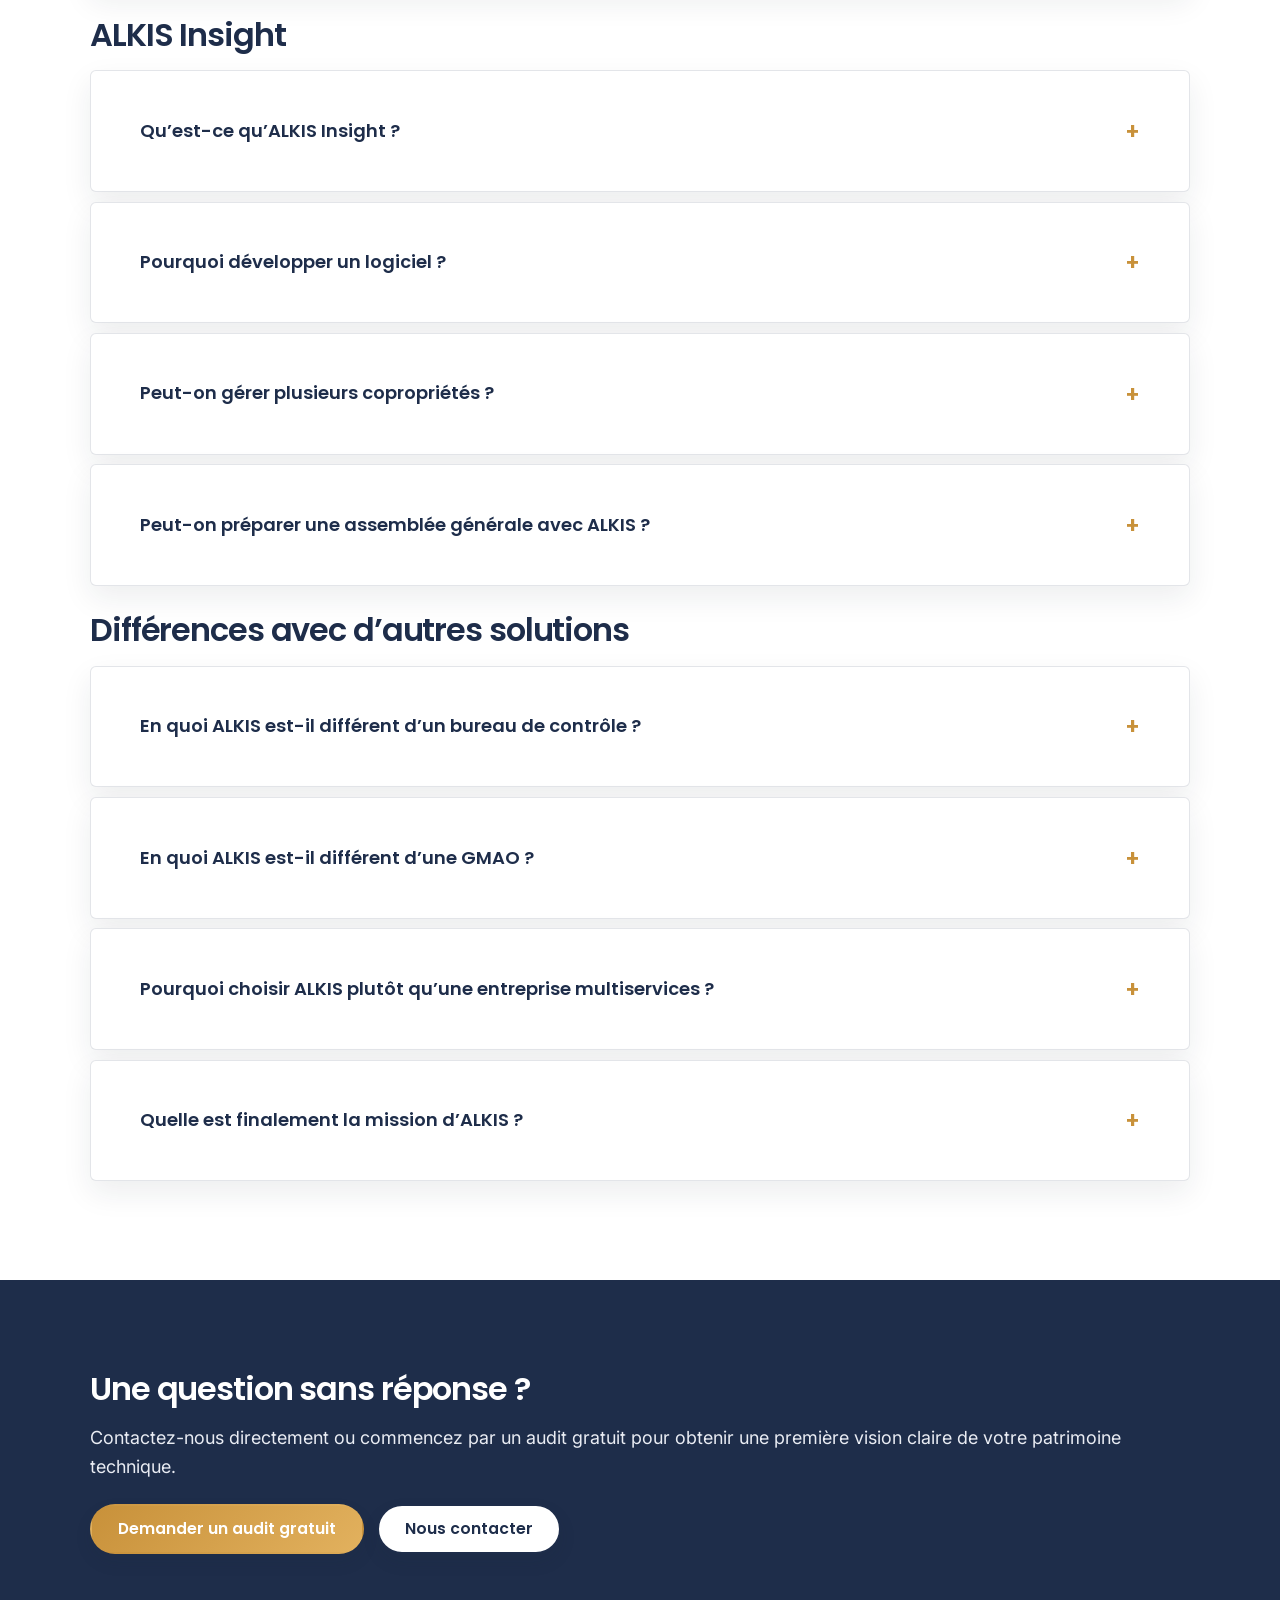
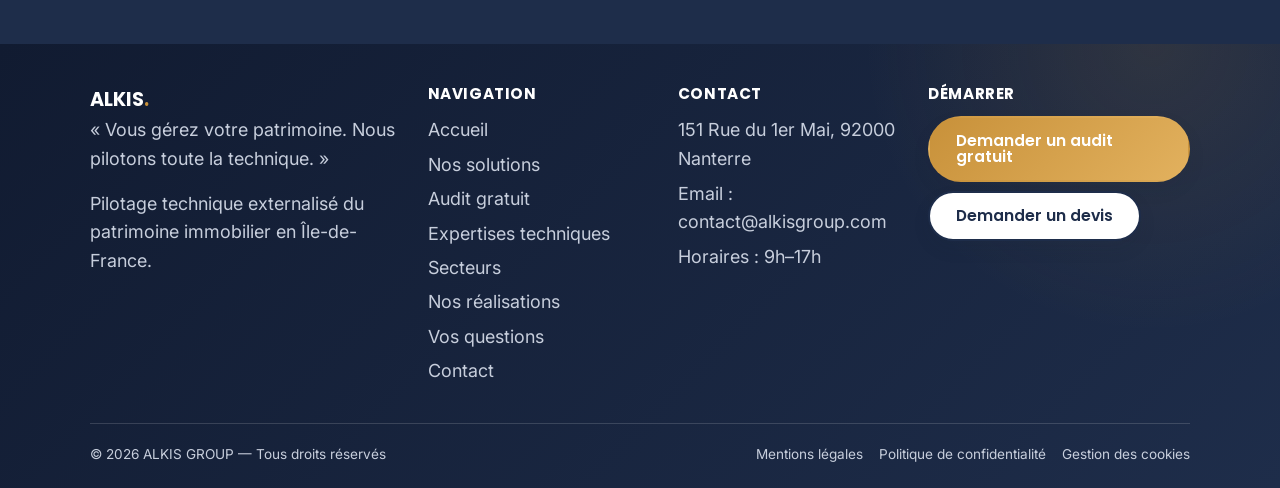
<file: faq.html>
<!DOCTYPE html>
<html lang="fr">

<head>
  <meta charset="utf-8">
  <meta name="viewport" content="width=device-width, initial-scale=1">
  <title>Vos questions — ALKIS</title>
  <meta name="description"
    content="Réponses aux questions fréquentes sur ALKIS, le pilotage technique du patrimoine, la conformité, les audits, les prestataires et la plateforme ALKIS Insight.">
  <link rel="preconnect" href="https://fonts.googleapis.com">
  <link rel="preconnect" href="https://fonts.gstatic.com" crossorigin>
  <link
    href="https://fonts.googleapis.com/css2?family=Poppins:wght@500;600;700&family=Inter:wght@400;500;600&display=swap"
    rel="stylesheet">
  <link rel="stylesheet" href="assets/style.css">
</head>

<body>
  <a class="skip-link" href="#main">Aller au contenu</a>

  <header class="site-header">
    <div class="container nav">
      <!-- <a class="brand" href="index.html">ALKIS<span>.</span></a> -->

      <a class="brand brand-logo" href="index.html">
        <img src="assets/alkis_logo_HD.png" alt="ALKIS GROUP">
      </a>
      <button class="nav-toggle" aria-label="Ouvrir le menu" aria-expanded="false" aria-controls="nav-menu">
        <span></span><span></span><span></span>
      </button>
      <ul class="nav-menu" id="nav-menu">
        <li><a href="index.html">Accueil</a></li>
        <li><a href="nos-solutions.html">Nos solutions</a></li>
        <li><a href="audit-gratuit.html">Audit gratuit</a></li>
        <li><a href="expertises-techniques.html">Expertises techniques</a></li>
        <li><a href="secteurs.html">Secteurs</a></li>
        <li><a href="nos-realisations.html">Nos réalisations</a></li>
        <li><a href="faq.html" aria-current="page">Vos questions</a></li>
        <li><a href="contact.html">Contact</a></li>
      </ul>
      <div class="nav-cta">
        <a class="btn btn--secondary" href="contact.html#devis">Demander un devis</a>
        <a class="btn btn--primary" href="contact.html#audit">Audit gratuit</a>
      </div>
    </div>
  </header>

  <main id="main">

    <section class="hero">
      <div class="container">
        <p class="eyebrow">Vos questions</p>
        <h1>Les réponses aux questions fréquentes sur ALKIS.</h1>
        <p>
          Comprendre notre rôle, notre méthode, nos audits, notre plateforme et la façon dont ALKIS
          vous aide à reprendre durablement la maîtrise de votre patrimoine immobilier.
        </p>
      </div>
    </section>

    <section class="section faq">
      <div class="container">

        <h2>Comprendre ALKIS</h2>

        <details>
          <summary>Pourquoi faire appel à ALKIS ?</summary>
          <div class="answer">
            ALKIS vous aide à retrouver une vision claire de votre patrimoine technique. Les contrats,
            rapports, réserves, échéances et recommandations sont souvent dispersés entre plusieurs
            prestataires. Notre rôle est de centraliser ces informations, de les rendre lisibles et de vous
            aider à prioriser les actions à mener.
          </div>
        </details>

        <details>
          <summary>À qui s’adresse ALKIS ?</summary>
          <div class="answer">
            ALKIS s’adresse aux syndics, administrateurs de biens, foncières, investisseurs, gestionnaires
            multi-sites, résidences gérées, hôtels et acteurs du tertiaire qui souhaitent mieux piloter la
            technique de leur patrimoine.
          </div>
        </details>

        <details>
          <summary>Pourquoi ALKIS si j’ai déjà des prestataires ?</summary>
          <div class="answer">
            ALKIS ne remplace pas automatiquement vos prestataires. Si vos partenaires donnent satisfaction,
            nous travaillons avec eux. Notre valeur est de piloter l’ensemble : suivre les contrats, récupérer
            les rapports, relancer, centraliser les documents et vous donner une vision globale.
          </div>
        </details>

        <details>
          <summary>Pourquoi ne pas utiliser Excel ?</summary>
          <div class="answer">
            Excel peut suffire pour suivre quelques informations. Mais dès que plusieurs résidences, contrats,
            prestataires, rapports et échéances sont concernés, il devient difficile de garder une vision fiable.
            ALKIS transforme des données dispersées en informations utiles pour décider.
          </div>
        </details>

        <details>
          <summary>Quels problèmes ALKIS résout-il ?</summary>
          <div class="answer">
            ALKIS aide à résoudre les contrats dispersés, rapports introuvables, réserves non suivies,
            échéances oubliées, documents manquants, relances multiples et absence de vision globale.
          </div>
        </details>

        <h2>Fonctionnement</h2>

        <details>
          <summary>ALKIS réalise-t-il les travaux ?</summary>
          <div class="answer">
            ALKIS pilote, coordonne et fait réaliser les interventions techniques en s’appuyant sur vos
            prestataires actuels ou sur son réseau de partenaires qualifiés. Notre rôle principal est le pilotage,
            la coordination, le suivi et le reporting.
          </div>
        </details>

        <details>
          <summary>Sommes-nous obligés de changer de prestataires ?</summary>
          <div class="answer">
            Non. Lorsque vos prestataires actuels donnent satisfaction, nous privilégions leur maintien.
            Si certains sujets nécessitent de nouvelles compétences, nous pouvons vous proposer des partenaires
            qualifiés, mais vous restez libre de vos choix.
          </div>
        </details>

        <details>
          <summary>Comment choisissez-vous vos partenaires ?</summary>
          <div class="answer">
            Nous privilégions la qualité des interventions, la fiabilité, la réactivité et la cohérence avec
            les besoins du patrimoine. L’objectif n’est pas de remplacer systématiquement les entreprises, mais
            d’assurer un suivi efficace.
          </div>
        </details>

        <details>
          <summary>Comment se déroule une mission ?</summary>
          <div class="answer">
            ALKIS commence par comprendre votre organisation, votre patrimoine et vos priorités. Ensuite, nous
            réalisons un état des lieux, identifions les documents disponibles, analysons les risques et proposons
            un plan d’actions adapté.
          </div>
        </details>

        <details>
          <summary>Qui reste responsable des interventions ?</summary>
          <div class="answer">
            Chaque entreprise reste responsable des prestations qu’elle réalise. Le syndic ou le gestionnaire
            conserve son rôle de décideur. ALKIS apporte une vision globale, coordonne les actions et suit leur
            avancement.
          </div>
        </details>

        <h2>Audit et conformité</h2>

        <details>
          <summary>L’audit est-il vraiment gratuit ?</summary>
          <div class="answer">
            Oui. L’audit d’état des lieux est gratuit et sans engagement. Il permet une première inspection globale
            du bien et une première lecture de la situation technique.
          </div>
        </details>

        <details>
          <summary>Quelle différence entre audit gratuit et audit de conformité ?</summary>
          <div class="answer">
            L’audit gratuit est un état des lieux global. L’audit de conformité est plus approfondi : il analyse
            les contrats, risques, échéances, documents disponibles et propose un plan d’actions priorisé.
            Il peut faire l’objet d’un devis.
          </div>
        </details>

        <details>
          <summary>Comment ALKIS réduit-il les risques ?</summary>
          <div class="answer">
            ALKIS rend visibles les signaux faibles : documents manquants, réserves ouvertes, contrats incomplets,
            échéances proches ou contrôles non suivis. Cela permet d’agir avant que les problèmes ne deviennent
            des urgences.
          </div>
        </details>

        <details>
          <summary>Que se passe-t-il lorsqu’un contrat est manquant ?</summary>
          <div class="answer">
            L’absence d’un contrat ou d’un document ne signifie pas toujours qu’une obligation n’a pas été respectée.
            En revanche, elle empêche souvent de le démontrer. ALKIS identifie les manques et vous accompagne dans
            leur récupération.
          </div>
        </details>

        <details>
          <summary>Comment ALKIS prouve-t-il la conformité ?</summary>
          <div class="answer">
            La conformité repose sur les contrats, rapports, attestations, justificatifs, historiques et preuves
            d’intervention. ALKIS centralise ces éléments pour faciliter leur consultation et leur exploitation.
          </div>
        </details>

        <details>
          <summary>Comment sont suivies les réserves ?</summary>
          <div class="answer">
            Les réserves sont identifiées, suivies et priorisées. Elles restent visibles jusqu’à leur traitement ou
            leur levée, afin d’éviter qu’elles ne se perdent dans les rapports ou dans les échanges avec les
            prestataires.
          </div>
        </details>

        <details>
          <summary>Comment sont priorisés les risques ?</summary>
          <div class="answer">
            Toutes les anomalies n’ont pas le même impact. ALKIS distingue les situations conformes, les points à
            surveiller, les actions rapides recommandées et les risques majeurs nécessitant une intervention
            prioritaire.
          </div>
        </details>

        <h2>ALKIS Insight</h2>

        <details>
          <summary>Qu’est-ce qu’ALKIS Insight ?</summary>
          <div class="answer">
            ALKIS Insight est la plateforme développée par ALKIS pour donner une vision claire du patrimoine :
            contrats, documents, risques, réserves, échéances, rapports et actions à mener.
          </div>
        </details>

        <details>
          <summary>Pourquoi développer un logiciel ?</summary>
          <div class="answer">
            Parce qu’un simple tableau de bord affiche des informations, alors qu’une plateforme permet de piloter.
            ALKIS Insight relie les contrats, rapports, obligations, documents et interventions dans une seule vision.
          </div>
        </details>

        <details>
          <summary>Peut-on gérer plusieurs copropriétés ?</summary>
          <div class="answer">
            Oui. ALKIS permet de suivre plusieurs résidences ou sites avec une vision consolidée, afin d’identifier
            rapidement les priorités et les patrimoines nécessitant une attention particulière.
          </div>
        </details>

        <details>
          <summary>Peut-on préparer une assemblée générale avec ALKIS ?</summary>
          <div class="answer">
            Oui. ALKIS aide à préparer une synthèse claire : état général du patrimoine, réserves en cours, actions
            réalisées, priorités à venir et principaux risques.
          </div>
        </details>

        <h2>Différences avec d’autres solutions</h2>

        <details>
          <summary>En quoi ALKIS est-il différent d’un bureau de contrôle ?</summary>
          <div class="answer">
            Un bureau de contrôle intervient ponctuellement pour vérifier un équipement ou une installation.
            ALKIS exploite ces rapports, les met en perspective avec les autres informations du patrimoine et
            accompagne le suivi dans la durée.
          </div>
        </details>

        <details>
          <summary>En quoi ALKIS est-il différent d’une GMAO ?</summary>
          <div class="answer">
            Une GMAO organise la planification des interventions. ALKIS aide surtout les gestionnaires à comprendre
            l’état réel de leur patrimoine, suivre les obligations, retrouver les documents et identifier les risques.
          </div>
        </details>

        <details>
          <summary>Pourquoi choisir ALKIS plutôt qu’une entreprise multiservices ?</summary>
          <div class="answer">
            Une entreprise multiservices réalise des prestations. ALKIS pilote un patrimoine. Notre valeur repose sur
            la vision globale, la structuration de l’information, la réduction des risques et l’aide à la décision.
          </div>
        </details>

        <details>
          <summary>Quelle est finalement la mission d’ALKIS ?</summary>
          <div class="answer">
            La mission d’ALKIS est d’aider les gestionnaires à reprendre durablement la maîtrise de leur patrimoine :
            centraliser les informations, révéler les risques, structurer les données et faciliter les bonnes décisions
            au bon moment.
          </div>
        </details>

      </div>
    </section>

    <section class="section section--navy">
      <div class="container">
        <h2>Une question sans réponse ?</h2>
        <p>
          Contactez-nous directement ou commencez par un audit gratuit pour obtenir une première vision claire
          de votre patrimoine technique.
        </p>
        <div class="btn-row">
          <a class="btn btn--primary" href="contact.html#audit">Demander un audit gratuit</a>
          <a class="btn btn--secondary" href="contact.html">Nous contacter</a>
        </div>
      </div>
    </section>

  </main>

  <footer class="site-footer">
    <div class="container">
      <div class="footer-grid">
        <div class="footer-brand">
          <div class="b">ALKIS<span>.</span></div>
          <p>« Vous gérez votre patrimoine. Nous pilotons toute la technique. »</p>
          <p>Pilotage technique externalisé du patrimoine immobilier en Île-de-France.</p>
        </div>
        <div>
          <h4>Navigation</h4>
          <ul>
            <li><a href="index.html">Accueil</a></li>
            <li><a href="nos-solutions.html">Nos solutions</a></li>
            <li><a href="audit-gratuit.html">Audit gratuit</a></li>
            <li><a href="expertises-techniques.html">Expertises techniques</a></li>
            <li><a href="secteurs.html">Secteurs</a></li>
            <li><a href="nos-realisations.html">Nos réalisations</a></li>
            <li><a href="faq.html">Vos questions</a></li>
            <li><a href="contact.html">Contact</a></li>
          </ul>
        </div>
        <div>
          <h4>Contact</h4>
          <ul>
            <li>151 Rue du 1er Mai, 92000 Nanterre</li>
            <li>Email : <a href="mailto:contact@alkisgroup.com">contact@alkisgroup.com</a></li>
            <li>Horaires : 9h–17h</li>
          </ul>
        </div>
        <div>
          <h4>Démarrer</h4>
          <div class="btn-row" style="margin-top:.4rem"><a class="btn btn--primary" href="contact.html#audit">Demander
              un audit gratuit</a></div>
          <div class="btn-row" style="margin-top:.6rem"><a class="btn btn--secondary" href="contact.html#devis">Demander
              un devis</a></div>
        </div>
      </div>
      <div class="footer-bottom">
        <span>© 2026 ALKIS GROUP — Tous droits réservés</span>
        <nav>
          <a href="mentions-legales.html">Mentions légales</a>
          <a href="politique-de-confidentialite.html">Politique de confidentialité</a>
          <a href="politique-cookies.html">Gestion des cookies</a>
        </nav>
      </div>
    </div>
  </footer>

  <script src="assets/main.js"></script>
</body>

</html>
</file>
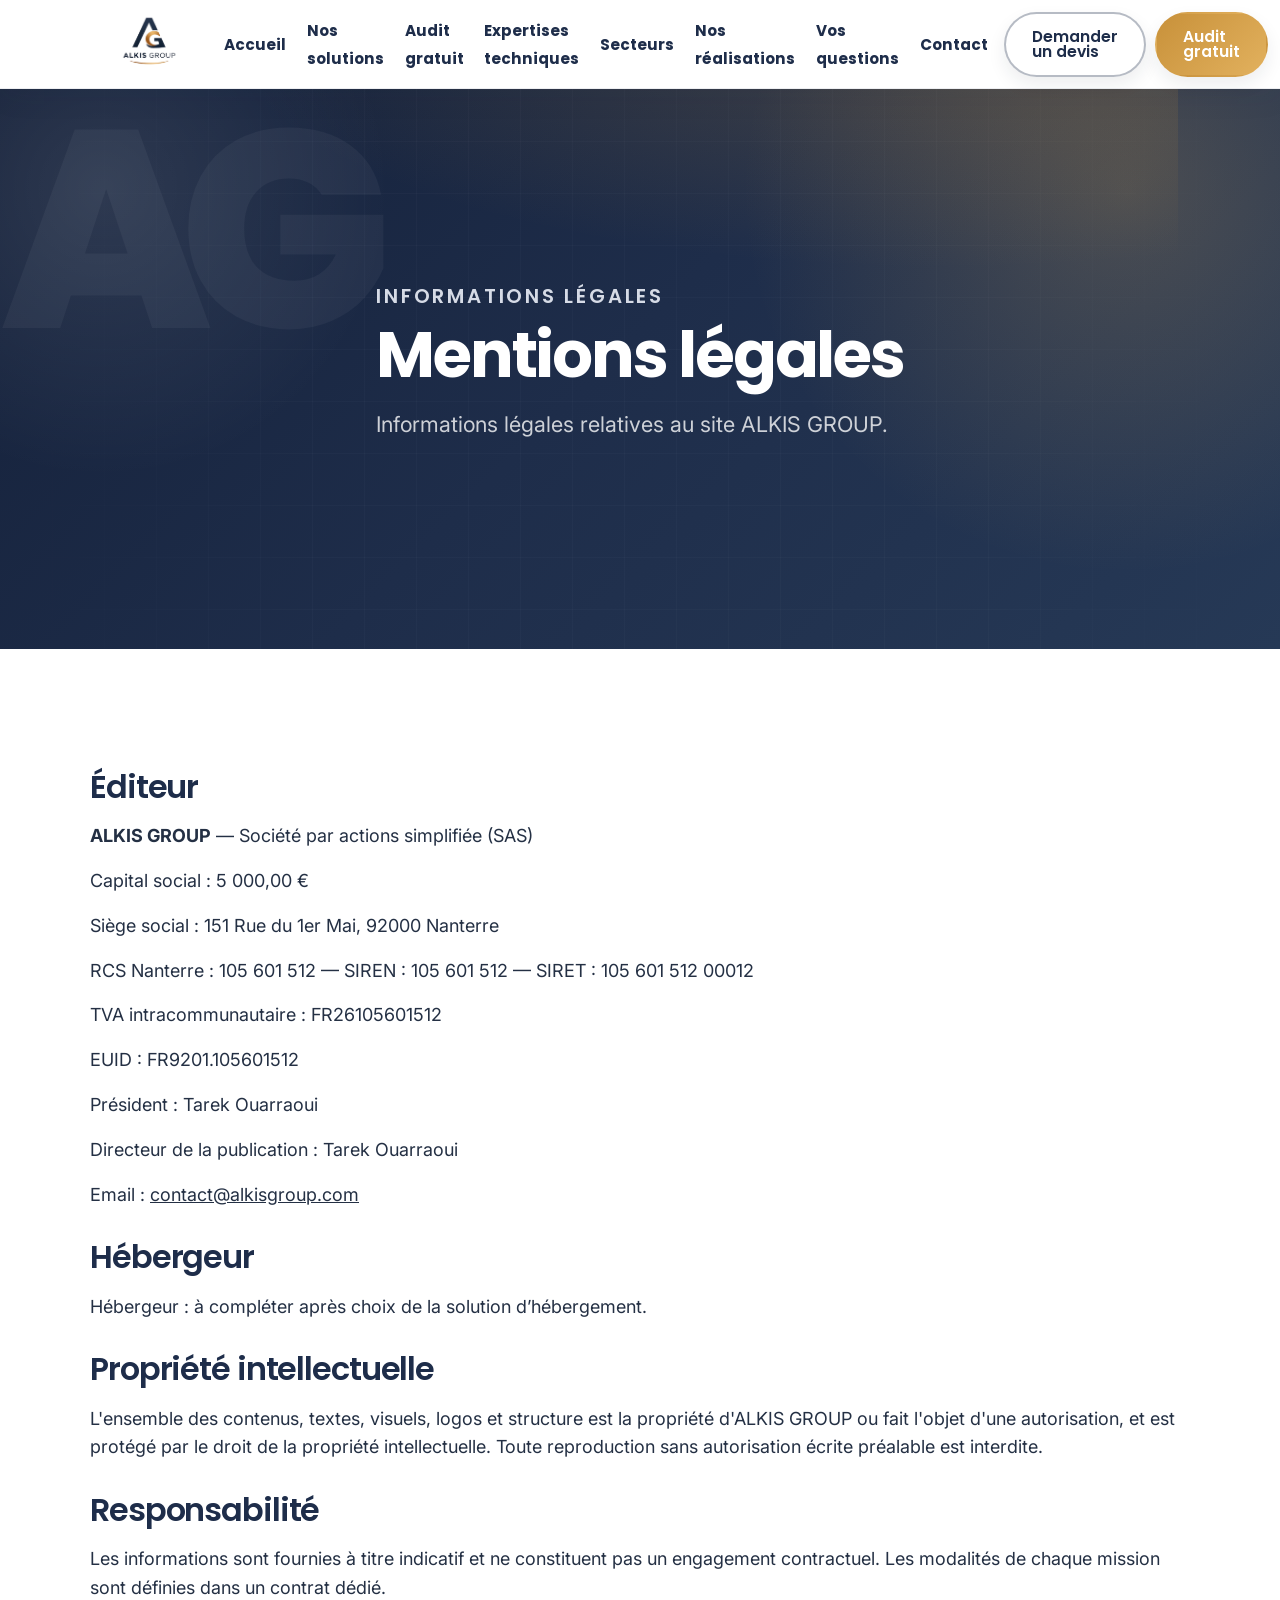
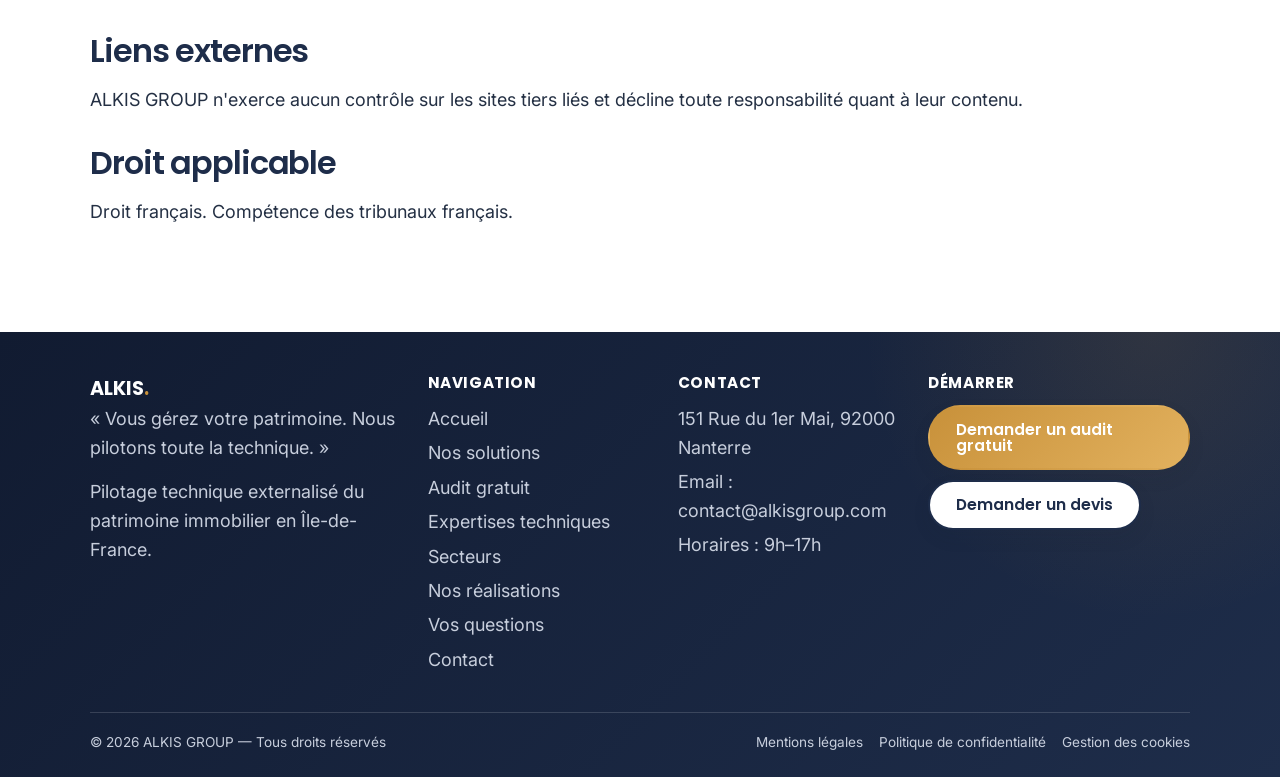
<file: mentions-legales.html>
<!DOCTYPE html>
<html lang="fr">

<head>
  <meta charset="utf-8">
  <meta name="viewport" content="width=device-width, initial-scale=1">
  <title>Mentions légales | ALKIS</title>
  <meta name="description" content="Mentions légales du site ALKIS GROUP.">
  <link rel="preconnect" href="https://fonts.googleapis.com">
  <link rel="preconnect" href="https://fonts.gstatic.com" crossorigin>
  <link
    href="https://fonts.googleapis.com/css2?family=Poppins:wght@500;600;700&family=Inter:wght@400;500;600&display=swap"
    rel="stylesheet">
  <link rel="stylesheet" href="assets/style.css">
</head>

<body>
  <a class="skip-link" href="#main">Aller au contenu</a>

  <header class="site-header">
    <div class="container nav">
      <a class="brand brand-logo" href="index.html">
        <img src="assets/alkis_logo_HD.png" alt="ALKIS GROUP">
      </a>

      <button class="nav-toggle" aria-label="Ouvrir le menu" aria-expanded="false" aria-controls="nav-menu">
        <span></span><span></span><span></span>
      </button>

      <ul class="nav-menu" id="nav-menu">
        <li><a href="index.html">Accueil</a></li>
        <li><a href="nos-solutions.html">Nos solutions</a></li>
        <li><a href="audit-gratuit.html">Audit gratuit</a></li>
        <li><a href="expertises-techniques.html">Expertises techniques</a></li>
        <li><a href="secteurs.html">Secteurs</a></li>
        <li><a href="nos-realisations.html">Nos réalisations</a></li>
        <li><a href="faq.html">Vos questions</a></li>
        <li><a href="contact.html">Contact</a></li>
      </ul>

      <div class="nav-cta">
        <a class="btn btn--secondary" href="contact.html#devis">Demander un devis</a>
        <a class="btn btn--primary" href="contact.html#audit">Audit gratuit</a>
      </div>
    </div>
  </header>

  <main id="main">

    <section class="hero">
      <div class="container">
        <p class="eyebrow">Informations légales</p>
        <h1>Mentions légales</h1>
        <p>Informations légales relatives au site ALKIS GROUP.</p>
      </div>
    </section>

    <section class="section">
      <div class="container legal">

        <h2>Éditeur</h2>
        <p><strong>ALKIS GROUP</strong> — Société par actions simplifiée (SAS)</p>
        <p>Capital social : 5 000,00 €</p>
        <p>Siège social : 151 Rue du 1er Mai, 92000 Nanterre</p>
        <p>RCS Nanterre : 105 601 512 — SIREN : 105 601 512 — SIRET : 105 601 512 00012</p>
        <p>TVA intracommunautaire : FR26105601512</p>
        <p>EUID : FR9201.105601512</p>
        <p>Président : Tarek Ouarraoui</p>
        <p>Directeur de la publication : Tarek Ouarraoui</p>
        <p>Email : <a href="mailto:contact@alkisgroup.com">contact@alkisgroup.com</a></p>
        <h2>Hébergeur</h2>
        <p>Hébergeur : à compléter après choix de la solution d’hébergement.</p>

        <h2>Propriété intellectuelle</h2>
        <p>L'ensemble des contenus, textes, visuels, logos et structure est la propriété d'ALKIS GROUP ou fait l'objet
          d'une autorisation, et est protégé par le droit de la propriété intellectuelle. Toute reproduction sans
          autorisation écrite préalable est interdite.</p>

        <h2>Responsabilité</h2>
        <p>Les informations sont fournies à titre indicatif et ne constituent pas un engagement contractuel. Les
          modalités de chaque mission sont définies dans un contrat dédié.</p>

        <h2>Liens externes</h2>
        <p>ALKIS GROUP n'exerce aucun contrôle sur les sites tiers liés et décline toute responsabilité quant à leur
          contenu.</p>

        <h2>Droit applicable</h2>
        <p>Droit français. Compétence des tribunaux français.</p>

      </div>
    </section>

  </main>

  <footer class="site-footer">
    <div class="container">
      <div class="footer-grid">
        <div class="footer-brand">
          <div class="b">ALKIS<span>.</span></div>
          <p>« Vous gérez votre patrimoine. Nous pilotons toute la technique. »</p>
          <p>Pilotage technique externalisé du patrimoine immobilier en Île-de-France.</p>
        </div>

        <div>
          <h4>Navigation</h4>
          <ul>
            <li><a href="index.html">Accueil</a></li>
            <li><a href="nos-solutions.html">Nos solutions</a></li>
            <li><a href="audit-gratuit.html">Audit gratuit</a></li>
            <li><a href="expertises-techniques.html">Expertises techniques</a></li>
            <li><a href="secteurs.html">Secteurs</a></li>
            <li><a href="nos-realisations.html">Nos réalisations</a></li>
            <li><a href="faq.html">Vos questions</a></li>
            <li><a href="contact.html">Contact</a></li>
          </ul>
        </div>

        <div>
          <h4>Contact</h4>
          <ul>
            <li>151 Rue du 1er Mai, 92000 Nanterre</li>
            <li>Email : <a href="mailto:contact@alkisgroup.com">contact@alkisgroup.com</a></li>
            <li>Horaires : 9h–17h</li>
          </ul>
        </div>

        <div>
          <h4>Démarrer</h4>
          <div class="btn-row" style="margin-top:.4rem">
            <a class="btn btn--primary" href="contact.html#audit">Demander un audit gratuit</a>
          </div>
          <div class="btn-row" style="margin-top:.6rem">
            <a class="btn btn--secondary" href="contact.html#devis">Demander un devis</a>
          </div>
        </div>
      </div>

      <div class="footer-bottom">
        <span>© 2026 ALKIS GROUP — Tous droits réservés</span>
        <nav>
          <a href="mentions-legales.html">Mentions légales</a>
          <a href="politique-de-confidentialite.html">Politique de confidentialité</a>
          <a href="politique-cookies.html">Gestion des cookies</a>
        </nav>
      </div>
    </div>
  </footer>

  <script src="assets/main.js"></script>
</body>

</html>
</file>
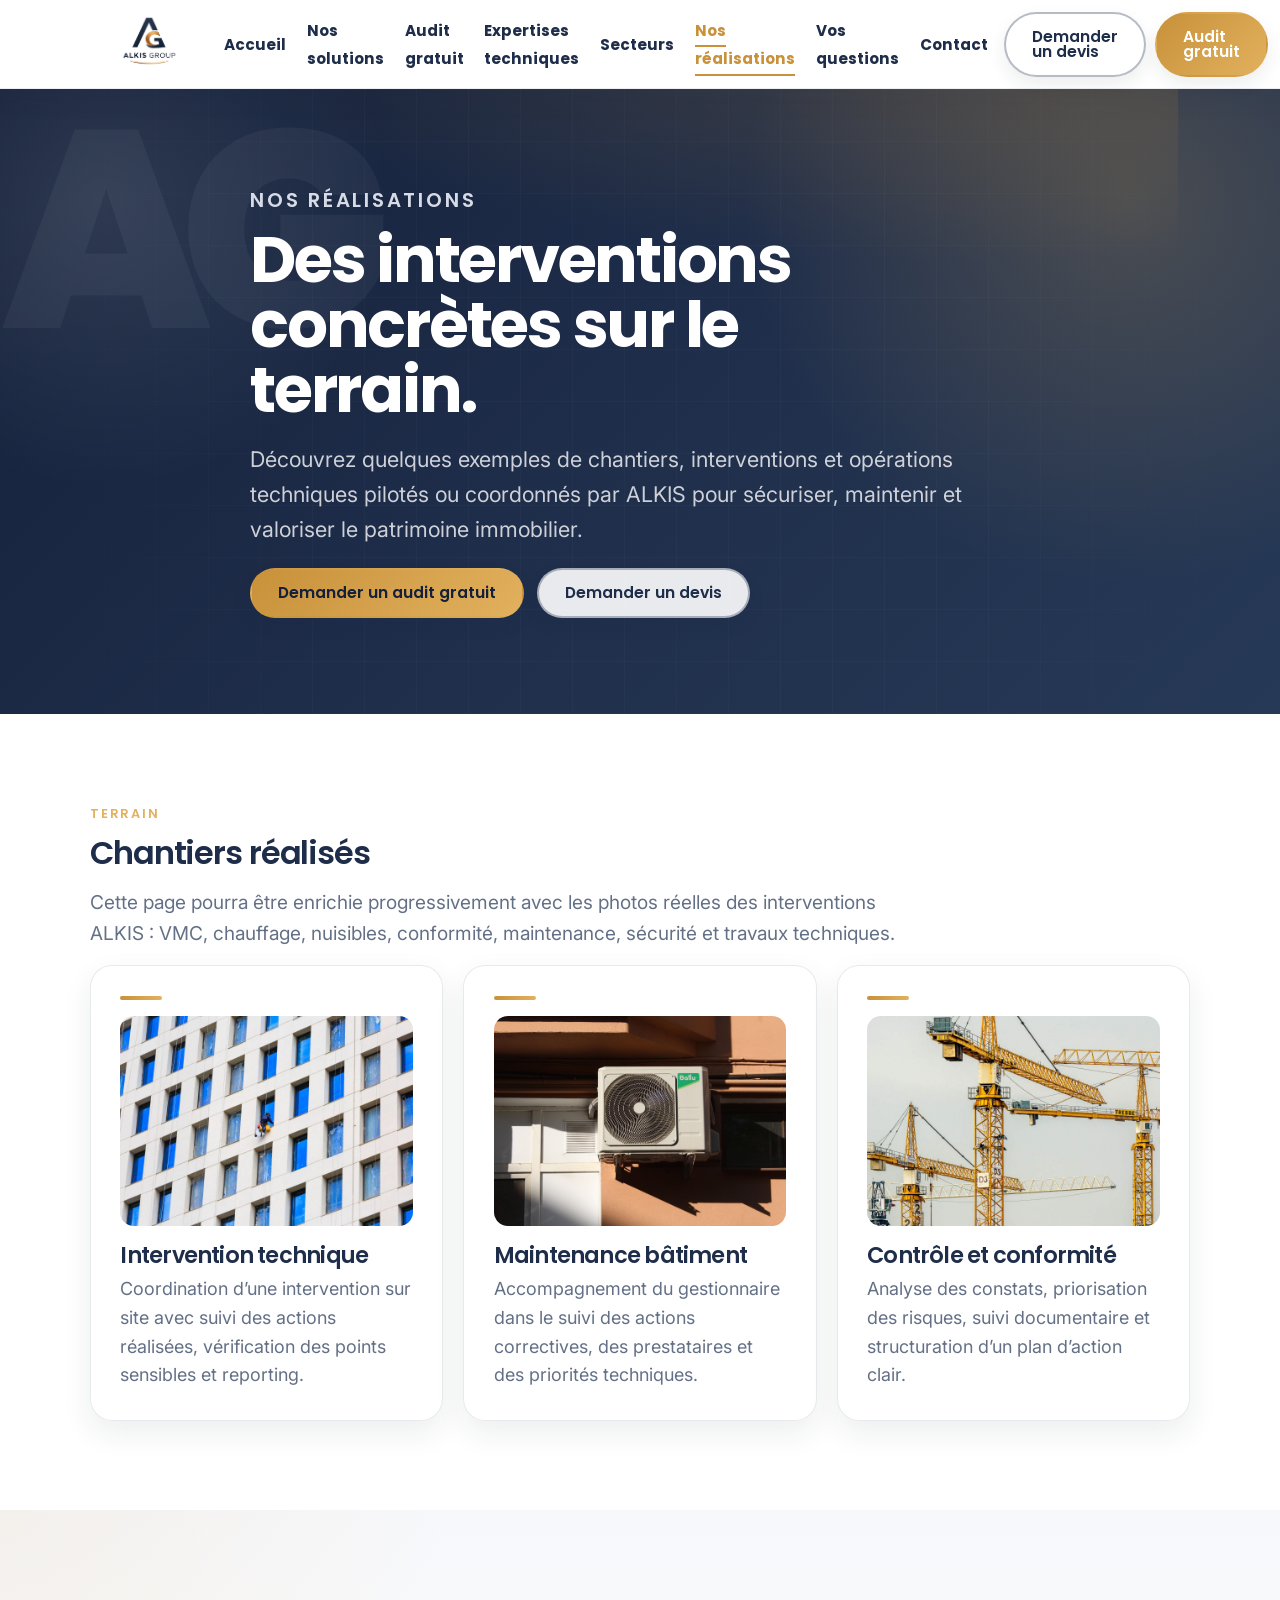
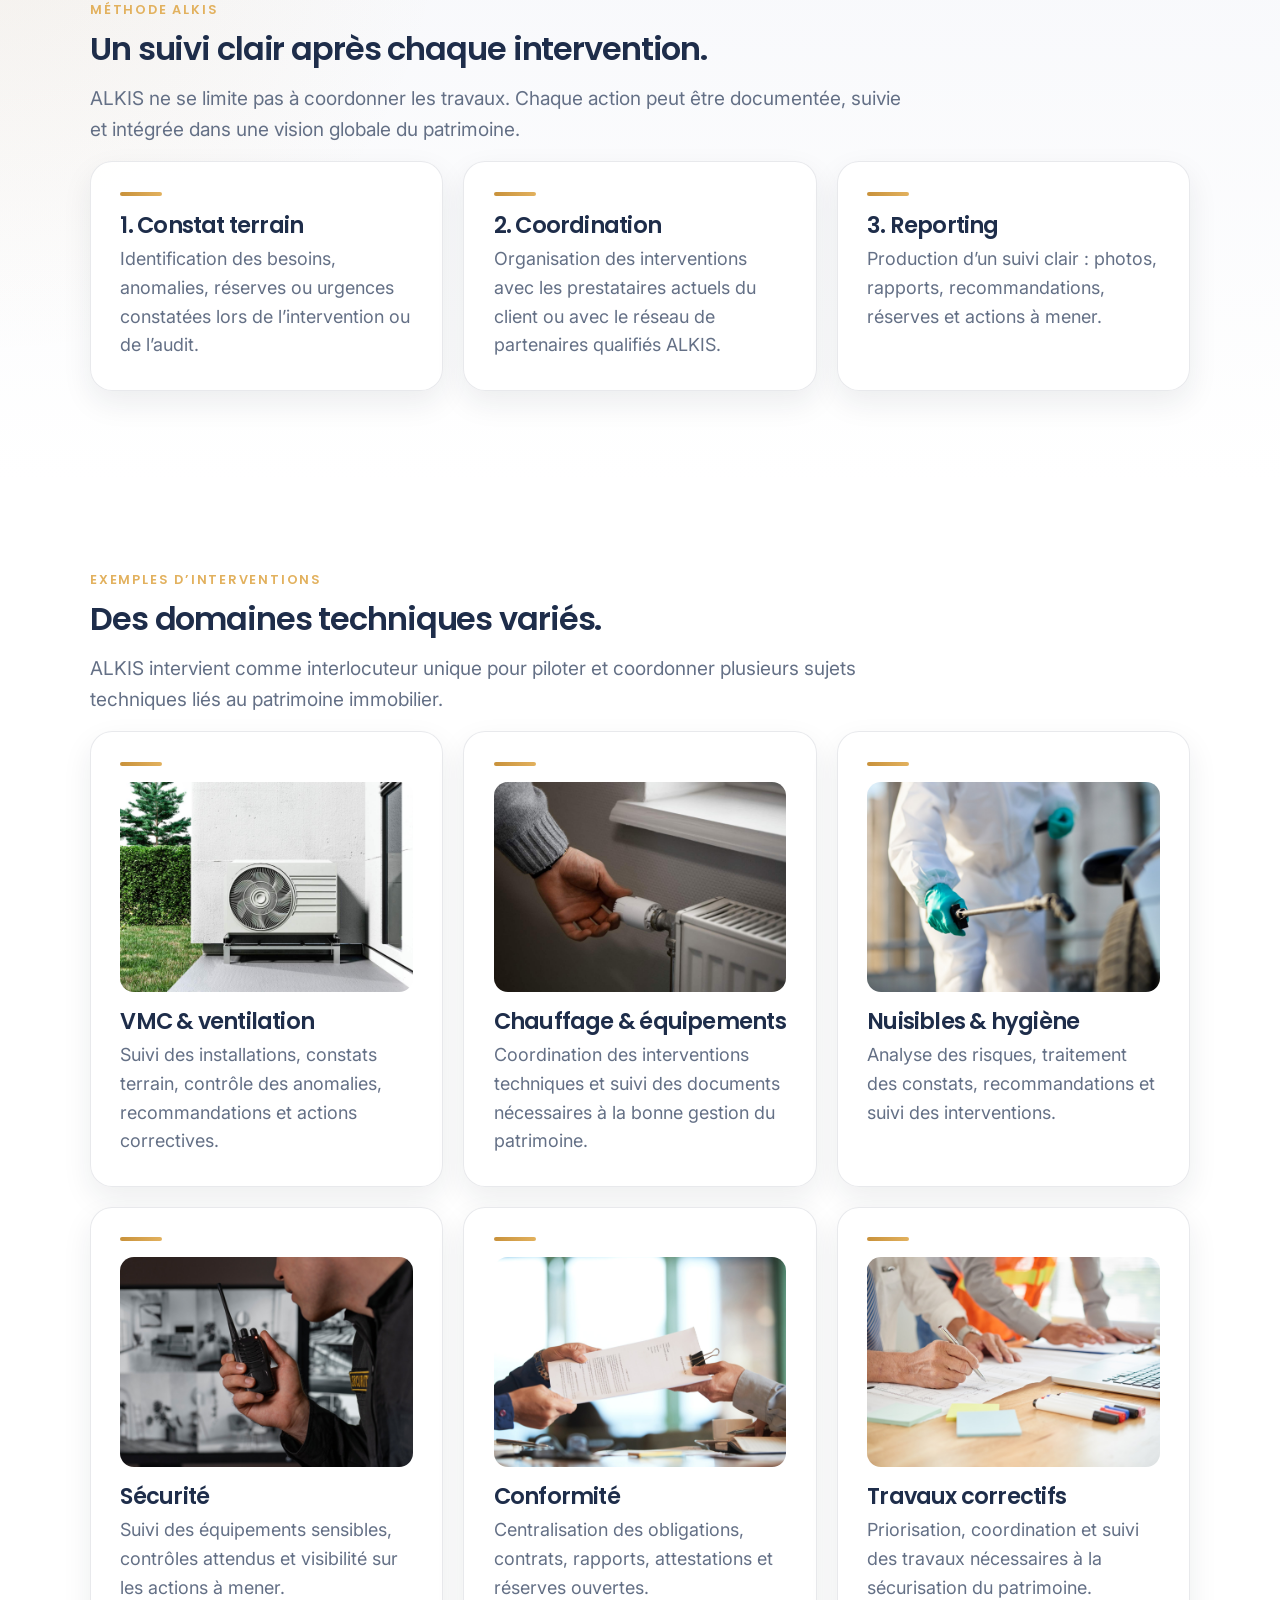
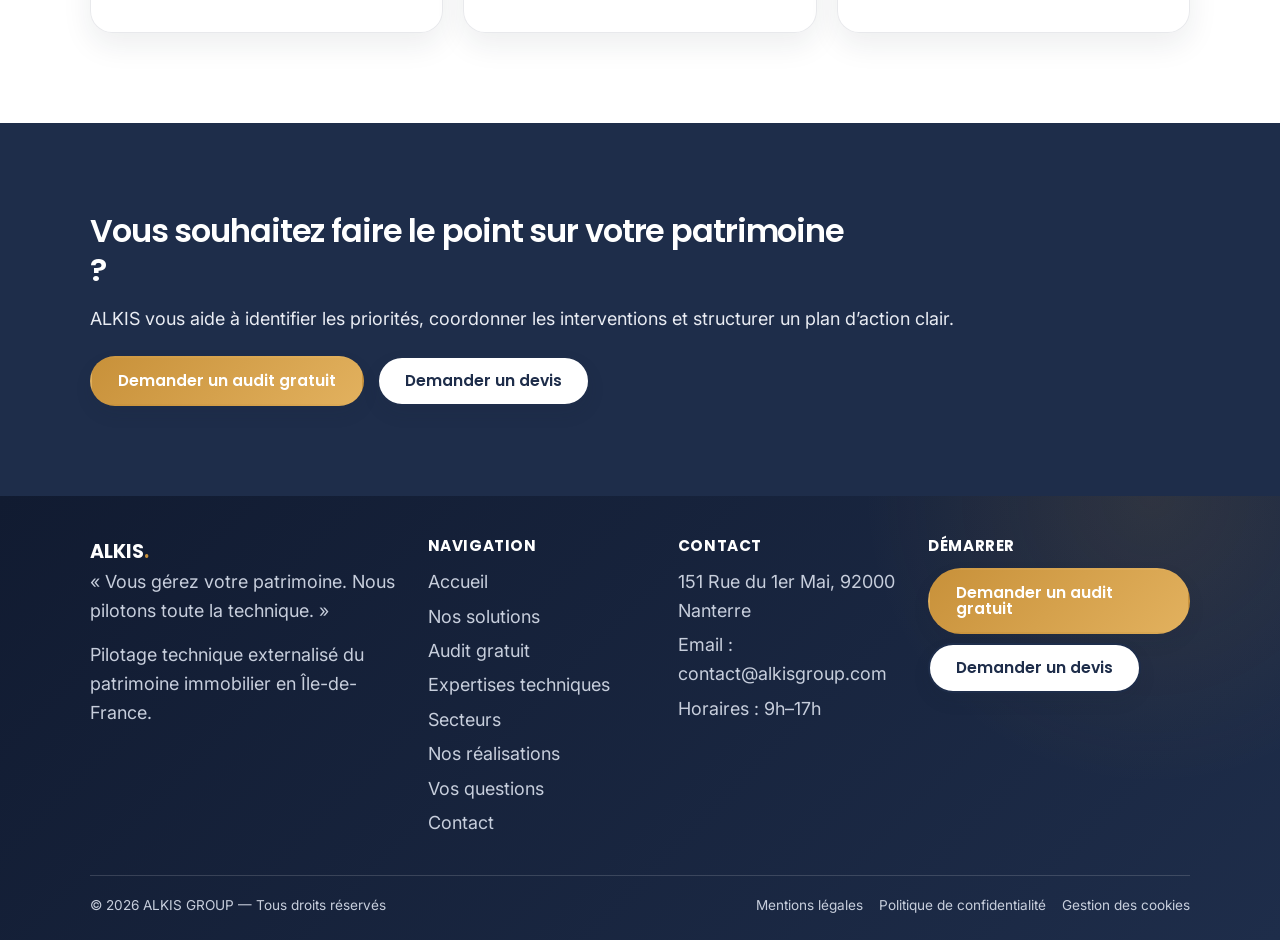
<file: nos-realisations.html>
<!DOCTYPE html>
<html lang="fr">

<head>
  <meta charset="utf-8">
  <meta name="viewport" content="width=device-width, initial-scale=1">
  <title>Nos réalisations — ALKIS</title>
  <meta name="description"
    content="Découvrez des exemples de réalisations, chantiers et interventions techniques pilotés ou coordonnés par ALKIS.">
  <link rel="preconnect" href="https://fonts.googleapis.com">
  <link rel="preconnect" href="https://fonts.gstatic.com" crossorigin>
  <link
    href="https://fonts.googleapis.com/css2?family=Poppins:wght@500;600;700&family=Inter:wght@400;500;600&display=swap"
    rel="stylesheet">
  <link rel="stylesheet" href="assets/style.css">
</head>

<body>
  <a class="skip-link" href="#main">Aller au contenu</a>

  <header class="site-header">
    <div class="container nav">
      <a class="brand brand-logo" href="index.html">
        <img src="assets/alkis_logo_HD.png" alt="ALKIS GROUP">
      </a>

      <button class="nav-toggle" aria-label="Ouvrir le menu" aria-expanded="false" aria-controls="nav-menu">
        <span></span><span></span><span></span>
      </button>

      <ul class="nav-menu" id="nav-menu">
        <li><a href="index.html">Accueil</a></li>
        <li><a href="nos-solutions.html">Nos solutions</a></li>
        <li><a href="audit-gratuit.html">Audit gratuit</a></li>
        <li><a href="expertises-techniques.html">Expertises techniques</a></li>
        <li><a href="secteurs.html">Secteurs</a></li>
        <li><a href="nos-realisations.html" aria-current="page">Nos réalisations</a></li>
        <li><a href="faq.html">Vos questions</a></li>
        <li><a href="contact.html">Contact</a></li>
      </ul>

      <div class="nav-cta">
        <a class="btn btn--secondary" href="contact.html#devis">Demander un devis</a>
        <a class="btn btn--primary" href="contact.html#audit">Audit gratuit</a>
      </div>
    </div>
  </header>

  <main id="main">

    <section class="hero">
      <div class="container">
        <p class="eyebrow">Nos réalisations</p>
        <h1>Des interventions concrètes sur le terrain.</h1>
        <p>
          Découvrez quelques exemples de chantiers, interventions et opérations techniques
          pilotés ou coordonnés par ALKIS pour sécuriser, maintenir et valoriser le patrimoine immobilier.
        </p>
        <div class="btn-row">
          <a class="btn btn--primary" href="contact.html#audit">Demander un audit gratuit</a>
          <a class="btn btn--secondary" href="contact.html#devis">Demander un devis</a>
        </div>
      </div>
    </section>

    <section class="section">
      <div class="container">
        <p class="eyebrow">Terrain</p>
        <h2>Chantiers réalisés</h2>
        <p class="lead">
          Cette page pourra être enrichie progressivement avec les photos réelles des interventions ALKIS :
          VMC, chauffage, nuisibles, conformité, maintenance, sécurité et travaux techniques.
        </p>

        <div class="grid grid-3">
          <article class="card">
            <img class="card-img" src="assets/img/realisations/chantier-1.jpg" alt="Intervention technique sur site">
            <h3>Intervention technique</h3>
            <p>
              Coordination d’une intervention sur site avec suivi des actions réalisées,
              vérification des points sensibles et reporting.
            </p>
          </article>

          <article class="card">
            <img class="card-img" src="assets/img/realisations/chantier-2.jpg" alt="Maintenance technique bâtiment">
            <h3>Maintenance bâtiment</h3>
            <p>
              Accompagnement du gestionnaire dans le suivi des actions correctives,
              des prestataires et des priorités techniques.
            </p>
          </article>

          <article class="card">
            <img class="card-img" src="assets/img/realisations/chantier-3.jpg" alt="Contrôle technique immeuble">
            <h3>Contrôle et conformité</h3>
            <p>
              Analyse des constats, priorisation des risques, suivi documentaire
              et structuration d’un plan d’action clair.
            </p>
          </article>
        </div>
      </div>
    </section>

    <section class="section section--alt">
      <div class="container">
        <p class="eyebrow">Méthode ALKIS</p>
        <h2>Un suivi clair après chaque intervention.</h2>
        <p class="lead">
          ALKIS ne se limite pas à coordonner les travaux. Chaque action peut être documentée,
          suivie et intégrée dans une vision globale du patrimoine.
        </p>

        <div class="grid grid-3">
          <article class="card">
            <h3>1. Constat terrain</h3>
            <p>
              Identification des besoins, anomalies, réserves ou urgences constatées
              lors de l’intervention ou de l’audit.
            </p>
          </article>

          <article class="card">
            <h3>2. Coordination</h3>
            <p>
              Organisation des interventions avec les prestataires actuels du client
              ou avec le réseau de partenaires qualifiés ALKIS.
            </p>
          </article>

          <article class="card">
            <h3>3. Reporting</h3>
            <p>
              Production d’un suivi clair : photos, rapports, recommandations,
              réserves et actions à mener.
            </p>
          </article>
        </div>
      </div>
    </section>

    <section class="section">
      <div class="container">
        <p class="eyebrow">Exemples d’interventions</p>
        <h2>Des domaines techniques variés.</h2>
        <p class="lead">
          ALKIS intervient comme interlocuteur unique pour piloter et coordonner plusieurs sujets techniques
          liés au patrimoine immobilier.
        </p>

<div class="grid grid-3">
  <!-- VMC -->
  <article class="card">
    <img class="card-img" src="assets/img/photos/VMC & ventilation.jpg" alt="VMC & ventilation">
    <h3>VMC & ventilation</h3>
    <p>Suivi des installations, constats terrain, contrôle des anomalies, recommandations et actions correctives.</p>
  </article>

  <!-- Chauffage -->
  <article class="card">
    <img class="card-img" src="assets/img/photos/Chauffage & équipements.jpg" alt="Chauffage & équipements">
    <h3>Chauffage & équipements</h3>
    <p>Coordination des interventions techniques et suivi des documents nécessaires à la bonne gestion du patrimoine.</p>
  </article>

  <!-- Nuisibles -->
  <article class="card">
    <img class="card-img" src="assets/img/photos/Nuisibles & hygiène.jpg" alt="Nuisibles & hygiène">
    <h3>Nuisibles & hygiène</h3>
    <p>Analyse des risques, traitement des constats, recommandations et suivi des interventions.</p>
  </article>

  <!-- Sécurité -->
  <article class="card">
    <img class="card-img" src="assets/img/photos/Sécurité.jpg" alt="Sécurité">
    <h3>Sécurité</h3>
    <p>Suivi des équipements sensibles, contrôles attendus et visibilité sur les actions à mener.</p>
  </article>

  <!-- Conformité -->
  <article class="card">
    <img class="card-img" src="assets/img/photos/Conformité.jpg" alt="Conformité">
    <h3>Conformité</h3>
    <p>Centralisation des obligations, contrats, rapports, attestations et réserves ouvertes.</p>
  </article>

  <!-- Travaux -->
  <article class="card">
    <img class="card-img" src="assets/img/photos/Travaux correctifs.jpg" alt="Travaux correctifs">
    <h3>Travaux correctifs</h3>
    <p>Priorisation, coordination et suivi des travaux nécessaires à la sécurisation du patrimoine.</p>
  </article>
</div>
      </div>
    </section>

    <section class="section section--navy">
      <div class="container">
        <h2>Vous souhaitez faire le point sur votre patrimoine ?</h2>
        <p>
          ALKIS vous aide à identifier les priorités, coordonner les interventions
          et structurer un plan d’action clair.
        </p>
        <div class="btn-row">
          <a class="btn btn--primary" href="contact.html#audit">Demander un audit gratuit</a>
          <a class="btn btn--secondary" href="contact.html#devis">Demander un devis</a>
        </div>
      </div>
    </section>

  </main>

  <footer class="site-footer">
    <div class="container">
      <div class="footer-grid">
        <div class="footer-brand">
          <div class="b">ALKIS<span>.</span></div>
          <p>« Vous gérez votre patrimoine. Nous pilotons toute la technique. »</p>
          <p>Pilotage technique externalisé du patrimoine immobilier en Île-de-France.</p>
        </div>

        <div>
          <h4>Navigation</h4>
          <ul>
            <li><a href="index.html">Accueil</a></li>
            <li><a href="nos-solutions.html">Nos solutions</a></li>
            <li><a href="audit-gratuit.html">Audit gratuit</a></li>
            <li><a href="expertises-techniques.html">Expertises techniques</a></li>
            <li><a href="secteurs.html">Secteurs</a></li>
            <li><a href="nos-realisations.html">Nos réalisations</a></li>
            <li><a href="faq.html">Vos questions</a></li>
            <li><a href="contact.html">Contact</a></li>
          </ul>
        </div>

        <div>
          <h4>Contact</h4>
          <ul>
            <li>151 Rue du 1er Mai, 92000 Nanterre</li>
            <li>Email : <a href="mailto:contact@alkisgroup.com">contact@alkisgroup.com</a></li>
            <li>Horaires : 9h–17h</li>
          </ul>
        </div>

        <div>
          <h4>Démarrer</h4>
          <div class="btn-row" style="margin-top:.4rem">
            <a class="btn btn--primary" href="contact.html#audit">Demander un audit gratuit</a>
          </div>
          <div class="btn-row" style="margin-top:.6rem">
            <a class="btn btn--secondary" href="contact.html#devis">Demander un devis</a>
          </div>
        </div>
      </div>

      <div class="footer-bottom">
        <span>© 2026 ALKIS GROUP — Tous droits réservés</span>
        <nav>
          <a href="mentions-legales.html">Mentions légales</a>
          <a href="politique-de-confidentialite.html">Politique de confidentialité</a>
          <a href="politique-cookies.html">Gestion des cookies</a>
        </nav>
      </div>
    </div>
  </footer>

  <script src="assets/main.js"></script>
</body>

</html>
</file>
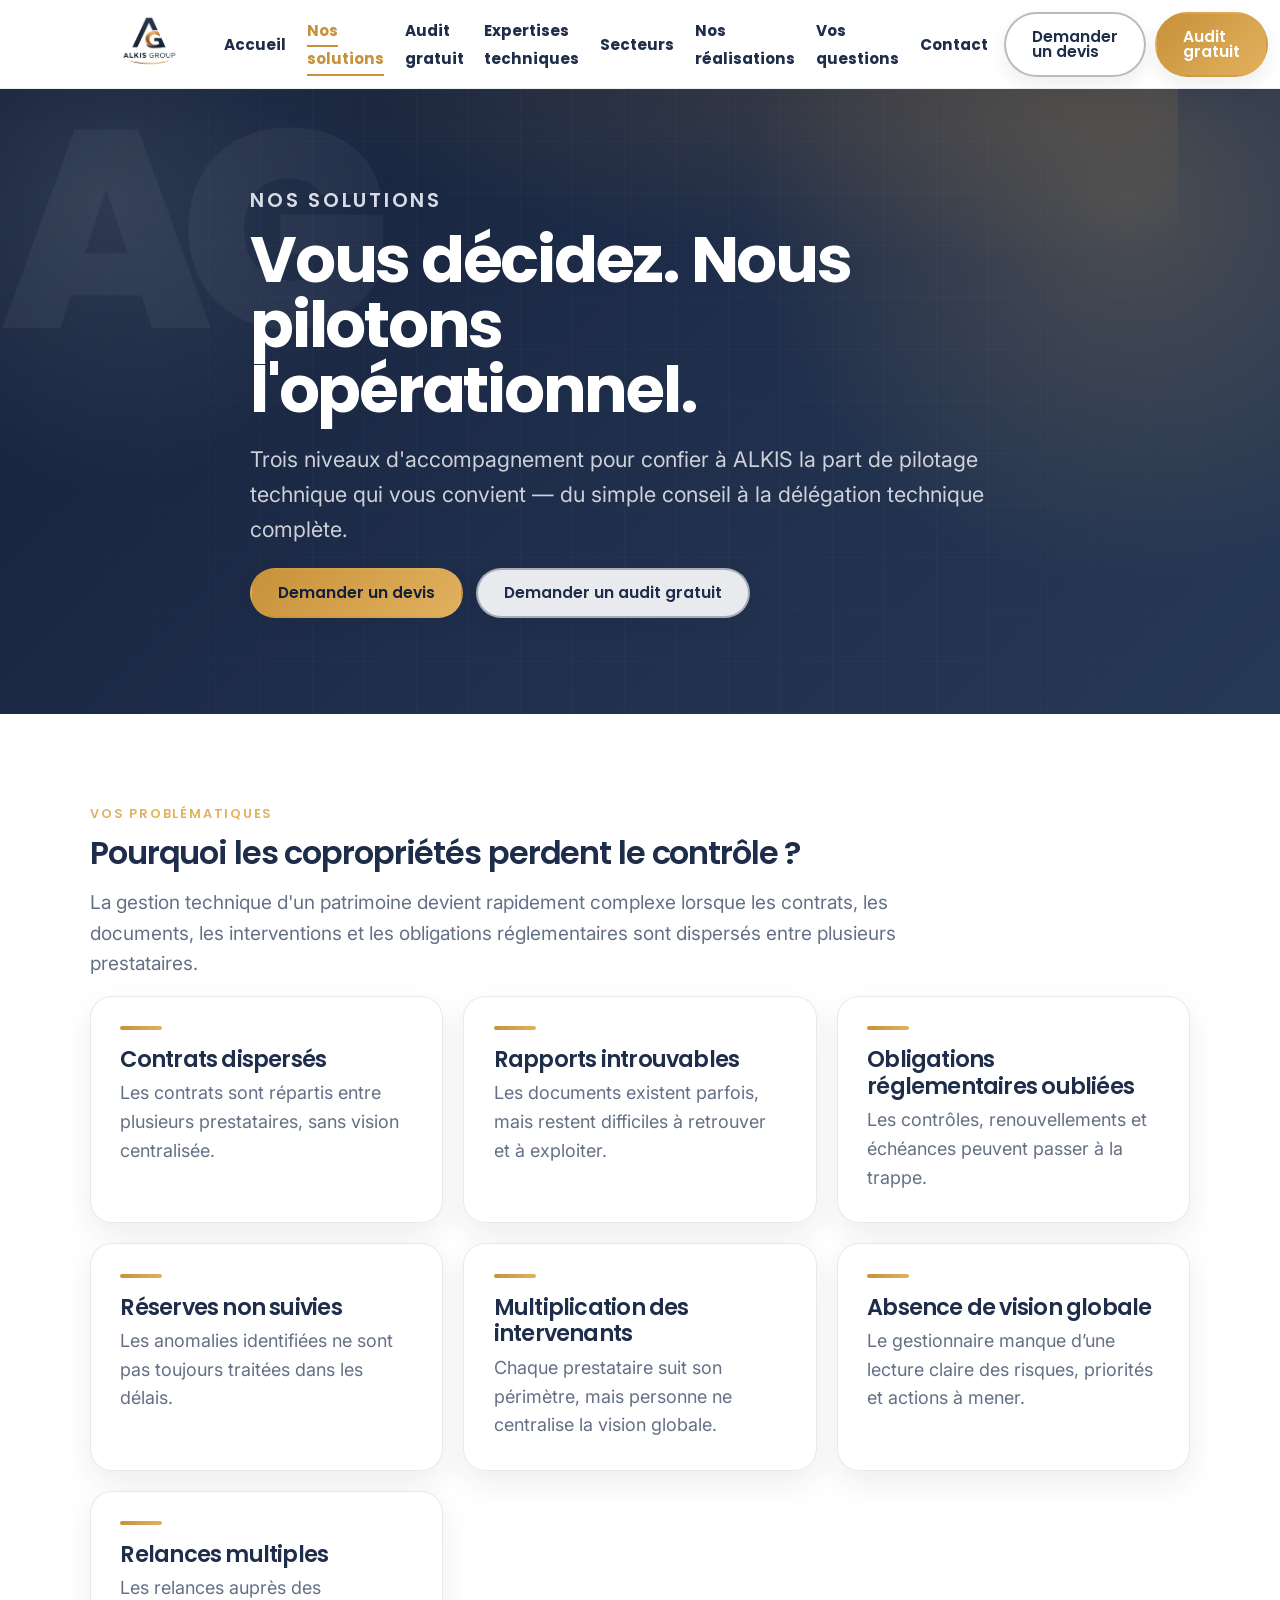
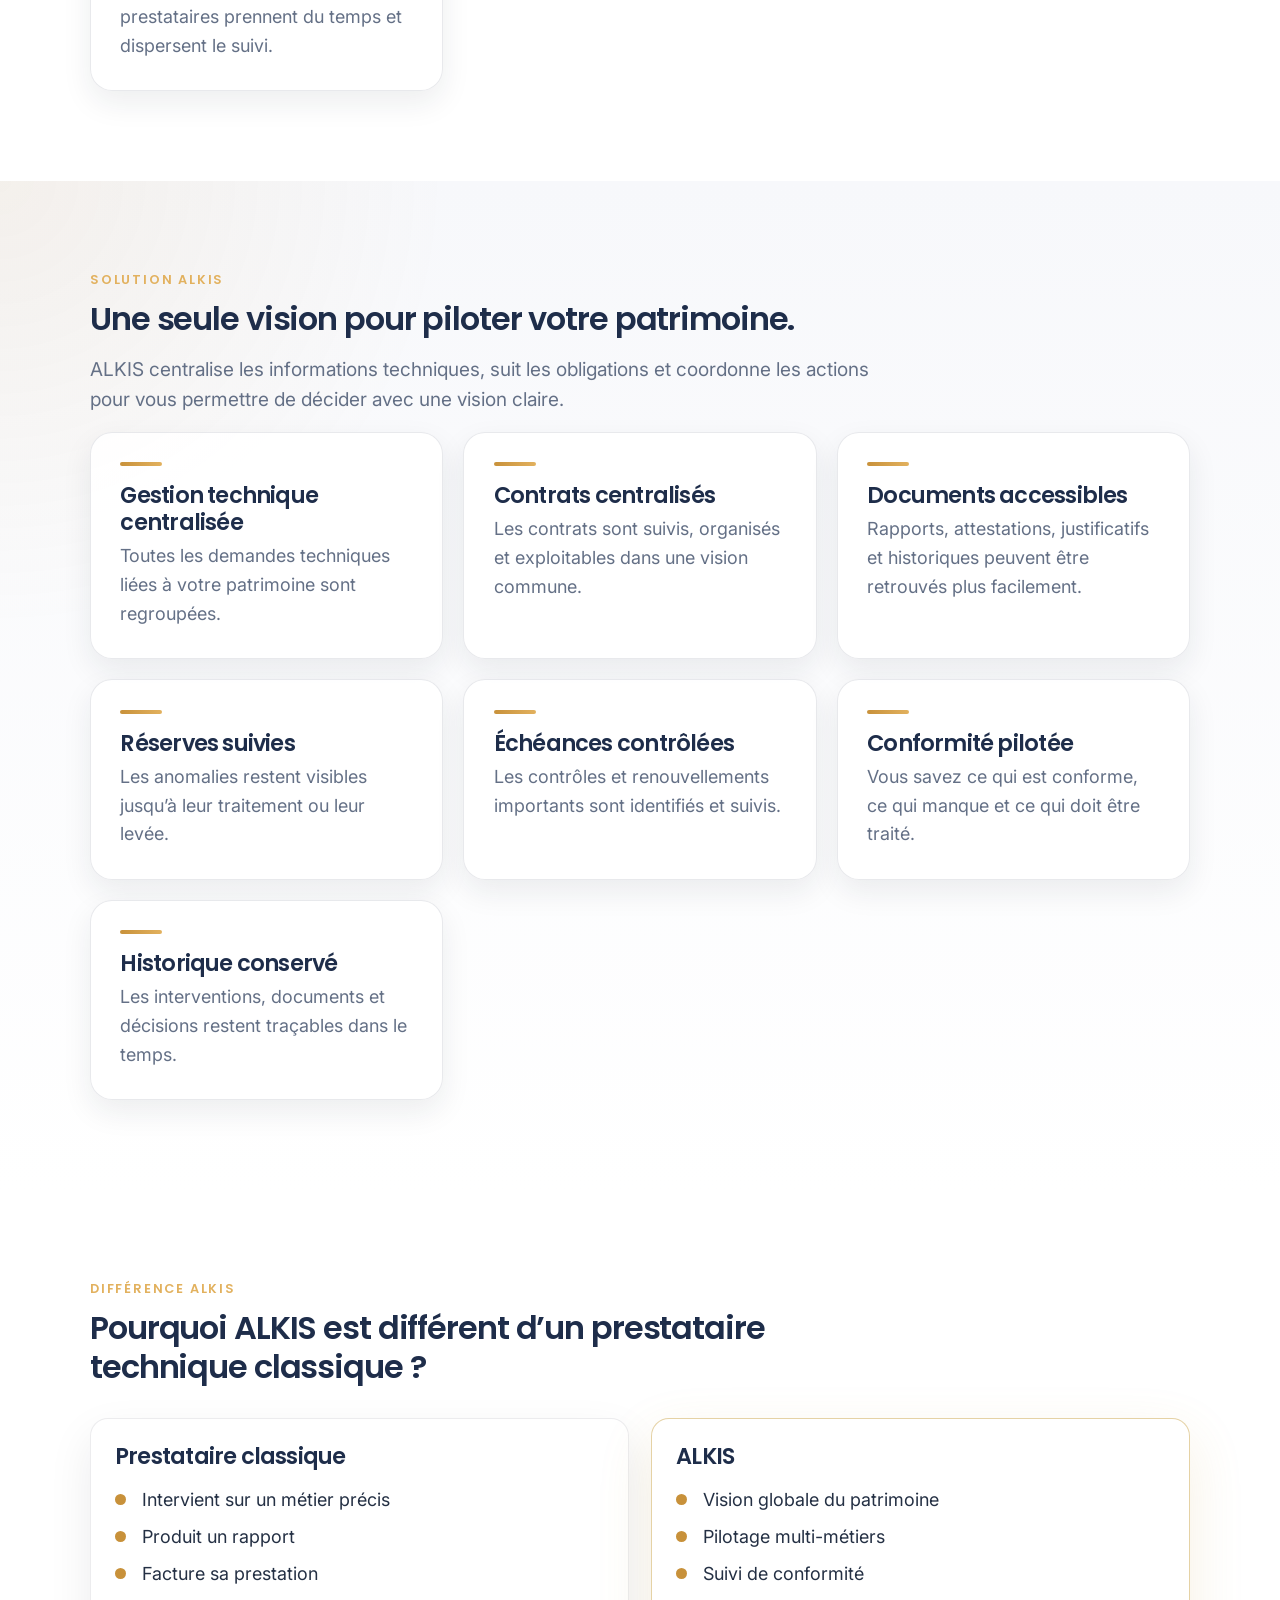
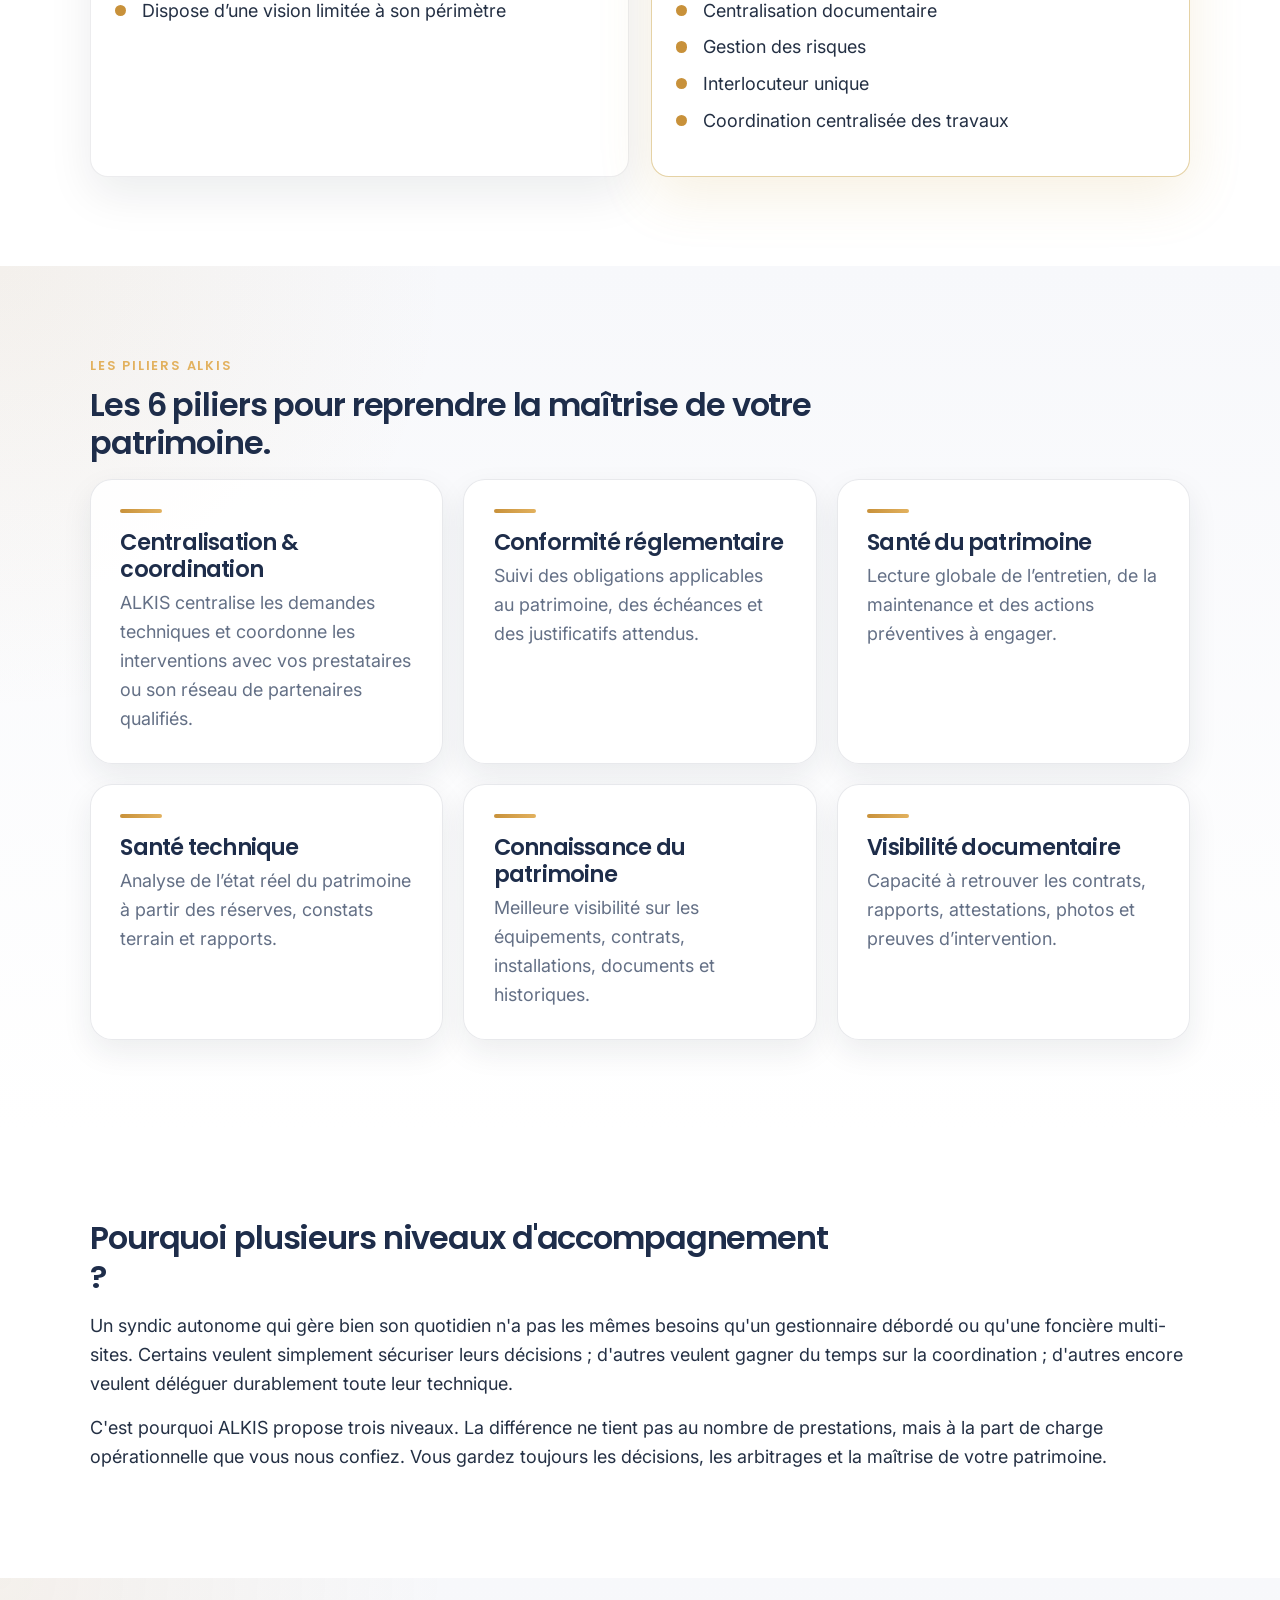
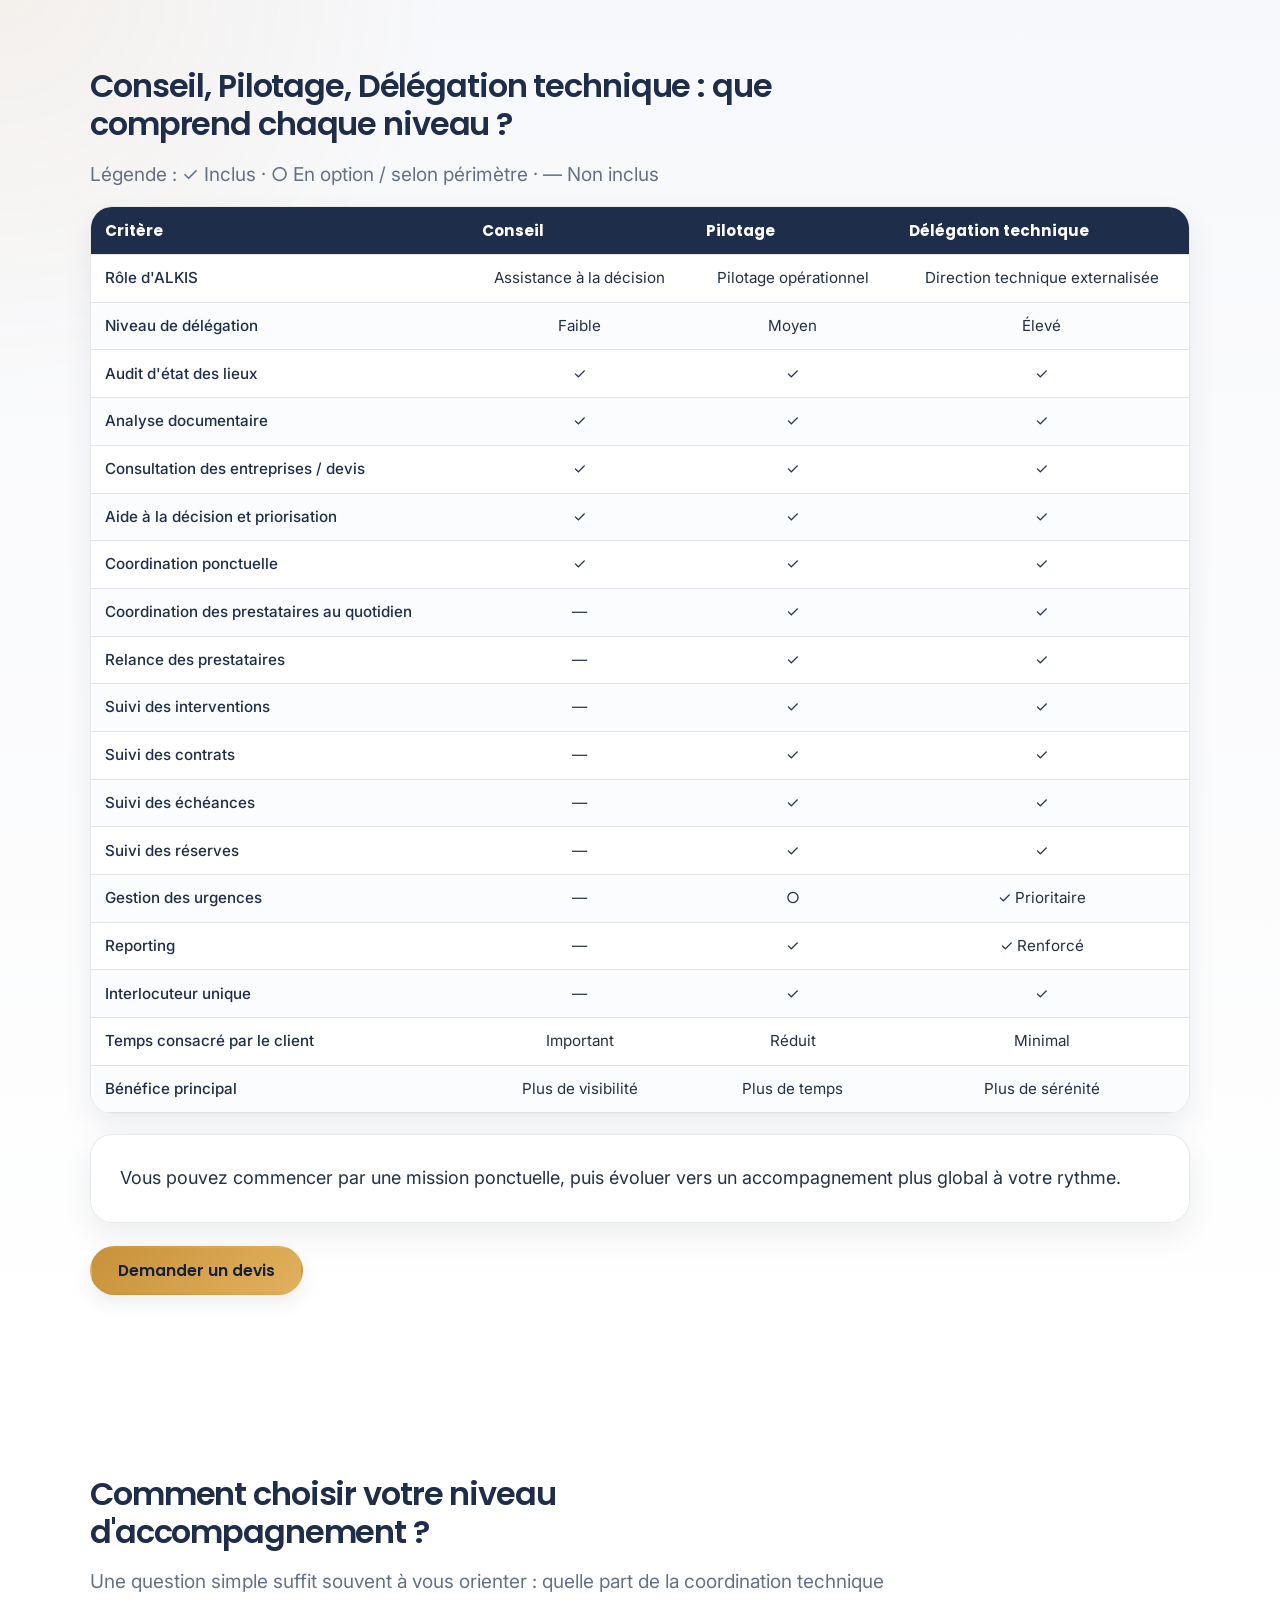
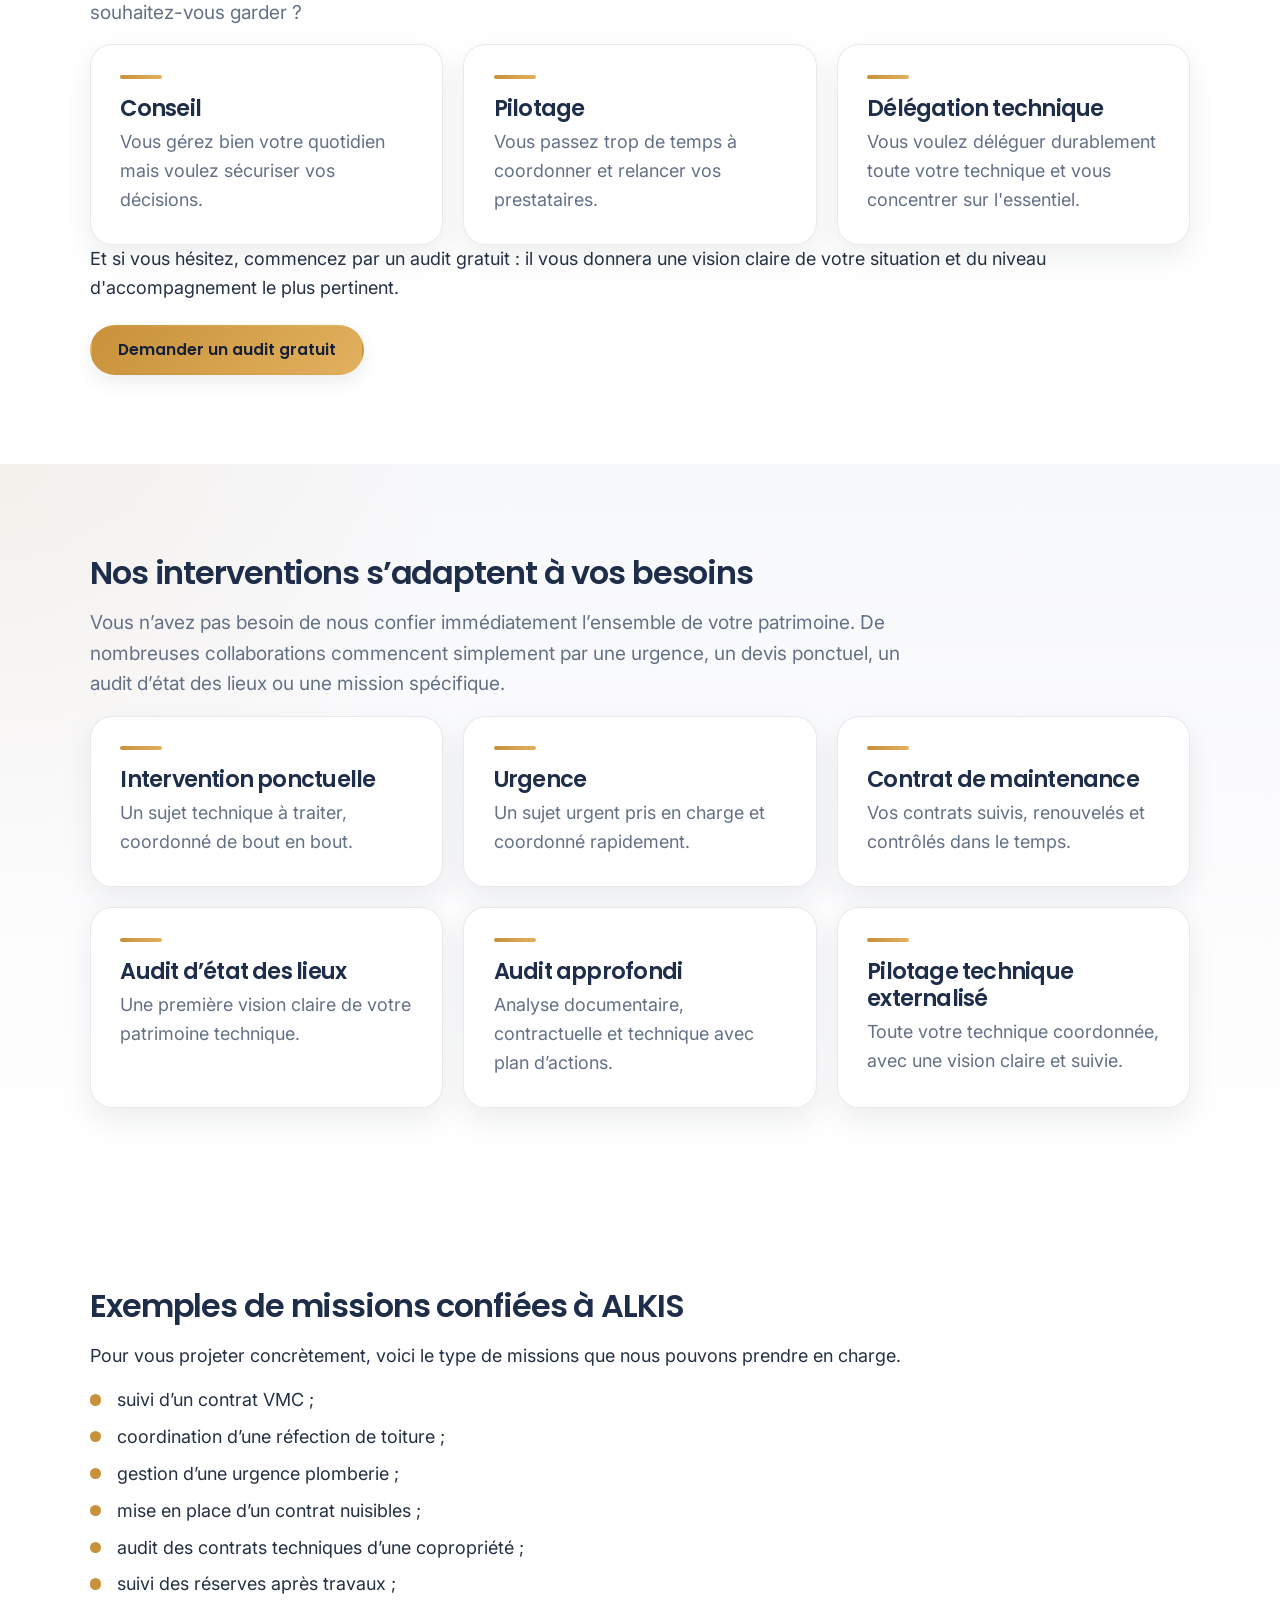
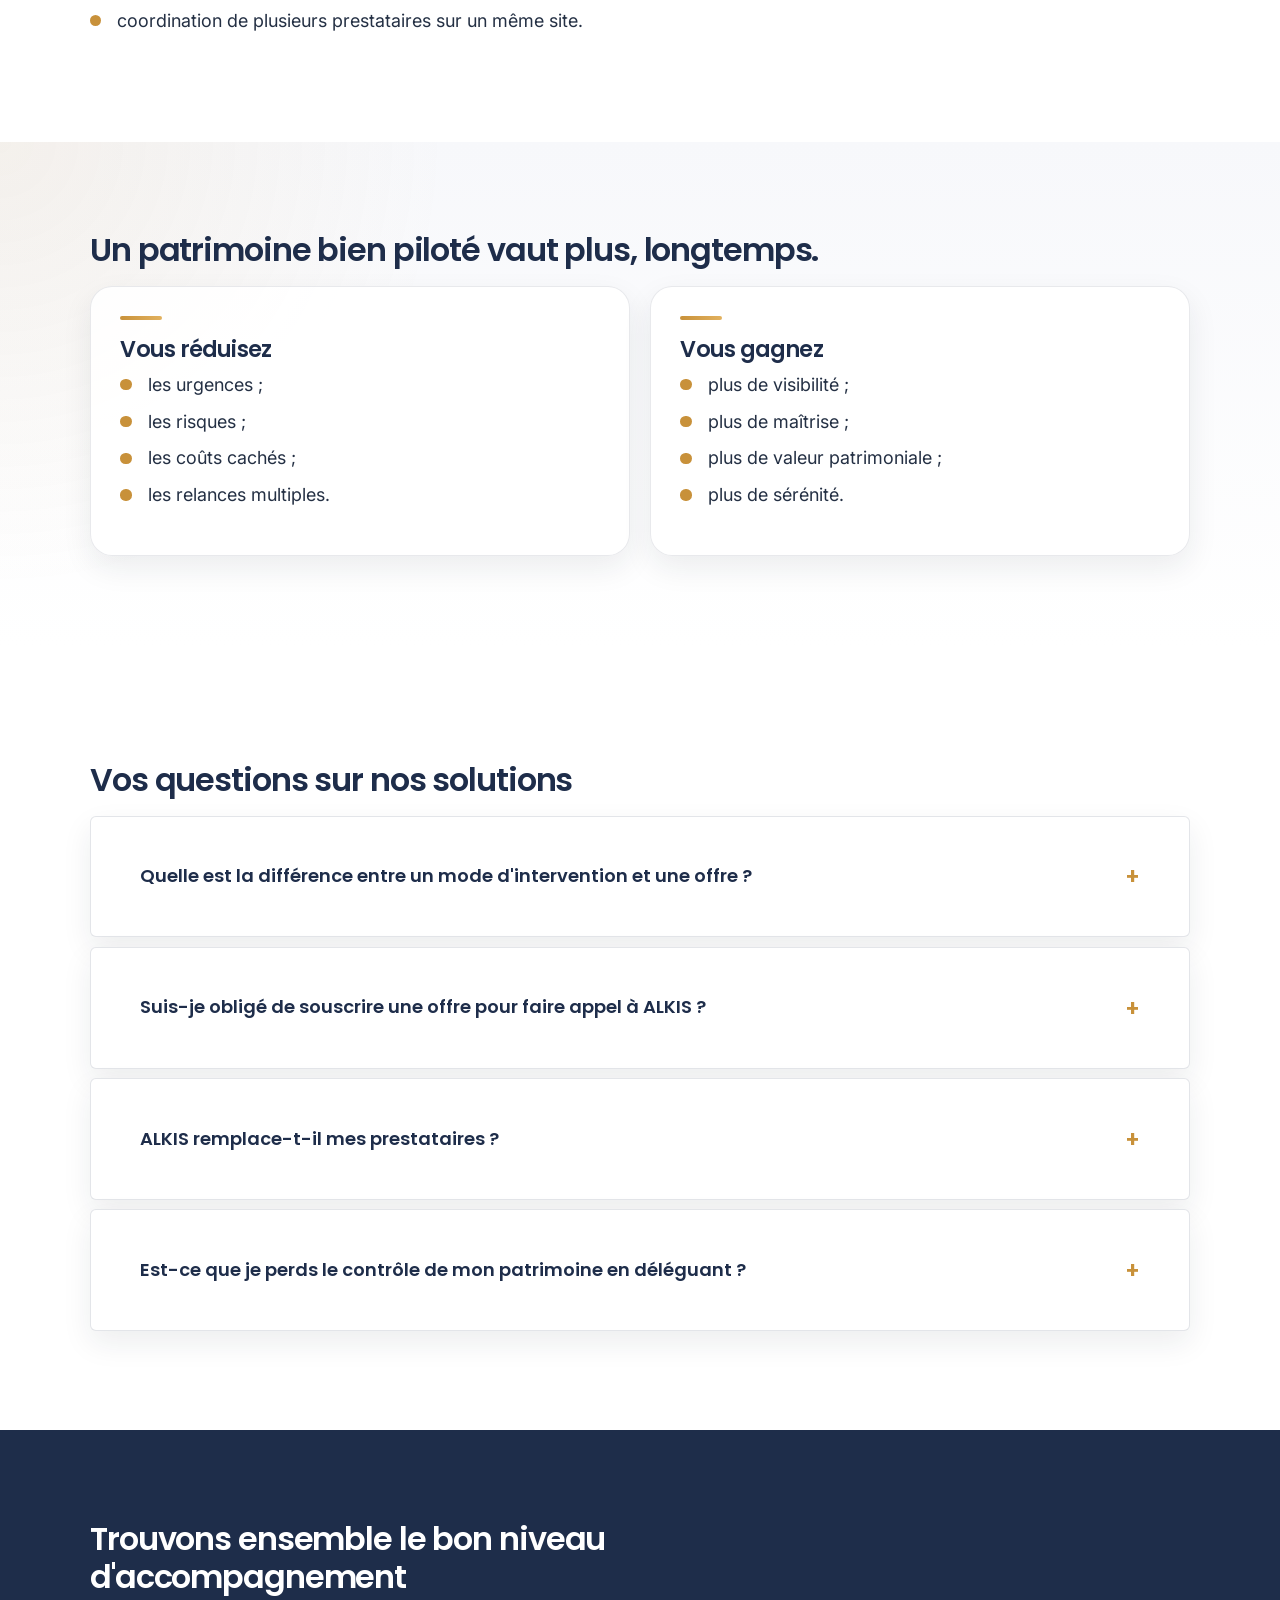
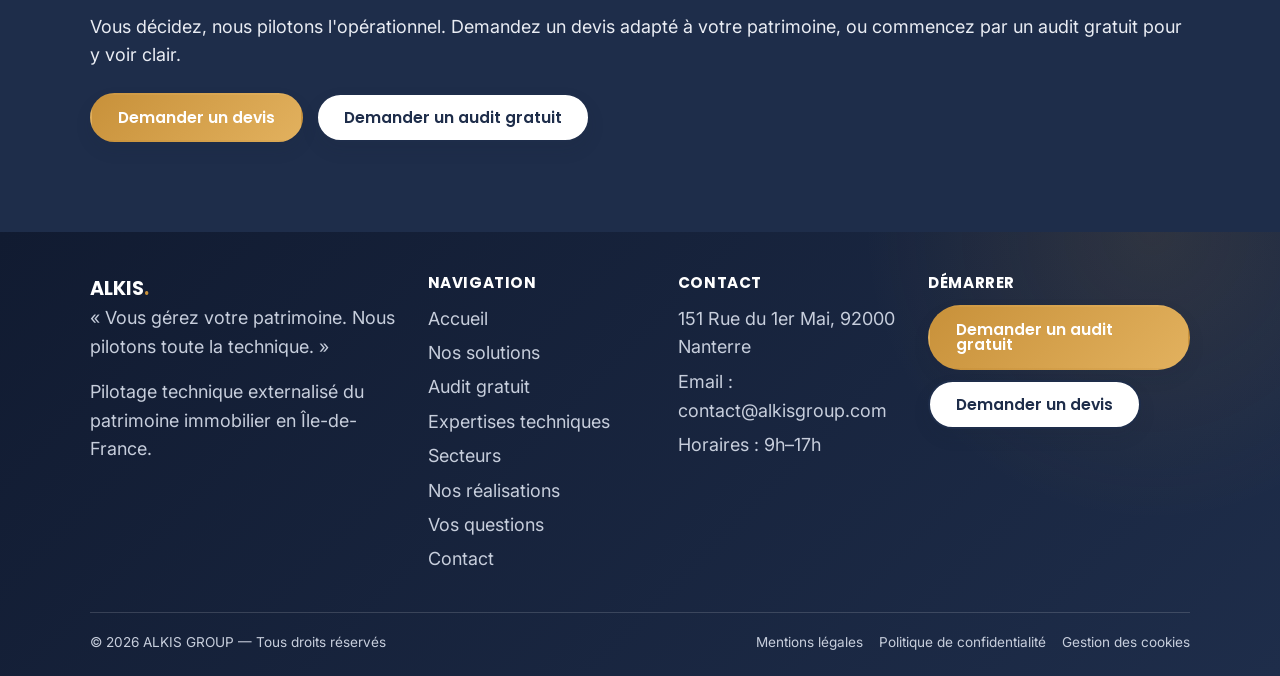
<file: nos-solutions.html>
<!DOCTYPE html>
<html lang="fr">

<head>
  <meta charset="utf-8">
  <meta name="viewport" content="width=device-width, initial-scale=1">
  <title>Nos solutions — Conseil, Pilotage, Délégation | ALKIS</title>
  <meta name="description"
    content="Conseil, Pilotage ou Délégation technique : choisissez le niveau d'accompagnement adapté à votre patrimoine. ALKIS pilote la technique, vous gardez la décision.">
  <link rel="preconnect" href="https://fonts.googleapis.com">
  <link rel="preconnect" href="https://fonts.gstatic.com" crossorigin>
  <link
    href="https://fonts.googleapis.com/css2?family=Poppins:wght@500;600;700&family=Inter:wght@400;500;600&display=swap"
    rel="stylesheet">
  <link rel="stylesheet" href="assets/style.css">
</head>

<body>
  <a class="skip-link" href="#main">Aller au contenu</a>

  <header class="site-header">
    <div class="container nav">
      <!-- <a class="brand" href="index.html">ALKIS<span>.</span></a> -->

      <a class="brand brand-logo" href="index.html">
        <img src="assets/alkis_logo_HD.png" alt="ALKIS GROUP">
      </a>
      <button class="nav-toggle" aria-label="Ouvrir le menu" aria-expanded="false" aria-controls="nav-menu">
        <span></span><span></span><span></span>
      </button>
      <ul class="nav-menu" id="nav-menu">
        <li><a href="index.html">Accueil</a></li>
        <li><a href="nos-solutions.html" aria-current="page">Nos solutions</a></li>
        <li><a href="audit-gratuit.html">Audit gratuit</a></li>
        <li><a href="expertises-techniques.html">Expertises techniques</a></li>
        <li><a href="secteurs.html">Secteurs</a></li>
        <li><a href="nos-realisations.html">Nos réalisations</a></li>
        <li><a href="faq.html">Vos questions</a></li>
        <li><a href="contact.html">Contact</a></li>
      </ul>
      <div class="nav-cta">
        <a class="btn btn--secondary" href="contact.html#devis">Demander un devis</a>
        <a class="btn btn--primary" href="contact.html#audit">Audit gratuit</a>
      </div>
    </div>
  </header>

  <main id="main">

    <!-- Section 1 — Hero -->
    <section class="hero">
      <div class="container">
        <p class="eyebrow">Nos solutions</p>
        <h1>Vous décidez. Nous pilotons l'opérationnel.</h1>
        <p>
          Trois niveaux d'accompagnement pour confier à ALKIS la part de pilotage technique qui vous convient —
          du simple conseil à la délégation technique complète.
        </p>
        <div class="btn-row">
          <a class="btn btn--primary" href="contact.html#devis">Demander un devis</a>
          <a class="btn btn--secondary" href="contact.html#audit">Demander un audit gratuit</a>
        </div>
      </div>
    </section>

    <!-- Section 2 — Vos problématiques -->
    <section class="section">
      <div class="container">
        <p class="eyebrow">Vos problématiques</p>
        <h2>Pourquoi les copropriétés perdent le contrôle ?</h2>
        <p class="lead">
          La gestion technique d'un patrimoine devient rapidement complexe lorsque les contrats,
          les documents, les interventions et les obligations réglementaires sont dispersés entre plusieurs
          prestataires.
        </p>

        <div class="grid grid-3">
          <div class="card">
            <h3>Contrats dispersés</h3>
            <p>Les contrats sont répartis entre plusieurs prestataires, sans vision centralisée.</p>
          </div>

          <div class="card">
            <h3>Rapports introuvables</h3>
            <p>Les documents existent parfois, mais restent difficiles à retrouver et à exploiter.</p>
          </div>

          <div class="card">
            <h3>Obligations réglementaires oubliées</h3>
            <p>Les contrôles, renouvellements et échéances peuvent passer à la trappe.</p>
          </div>

          <div class="card">
            <h3>Réserves non suivies</h3>
            <p>Les anomalies identifiées ne sont pas toujours traitées dans les délais.</p>
          </div>

          <div class="card">
            <h3>Multiplication des intervenants</h3>
            <p>Chaque prestataire suit son périmètre, mais personne ne centralise la vision globale.</p>
          </div>

          <div class="card">
            <h3>Absence de vision globale</h3>
            <p>Le gestionnaire manque d’une lecture claire des risques, priorités et actions à mener.</p>
          </div>

          <div class="card">
            <h3>Relances multiples</h3>
            <p>Les relances auprès des prestataires prennent du temps et dispersent le suivi.</p>
          </div>
        </div>
      </div>
    </section>

    <!-- Section 3 — Solution ALKIS -->
    <section class="section section--alt">
      <div class="container">
        <p class="eyebrow">Solution ALKIS</p>
        <h2>Une seule vision pour piloter votre patrimoine.</h2>
        <p class="lead">
          ALKIS centralise les informations techniques, suit les obligations et coordonne les actions
          pour vous permettre de décider avec une vision claire.
        </p>

        <div class="grid grid-3">
          <div class="card">
            <h3>Gestion technique centralisée</h3>
            <p>Toutes les demandes techniques liées à votre patrimoine sont regroupées.</p>
          </div>

          <div class="card">
            <h3>Contrats centralisés</h3>
            <p>Les contrats sont suivis, organisés et exploitables dans une vision commune.</p>
          </div>

          <div class="card">
            <h3>Documents accessibles</h3>
            <p>Rapports, attestations, justificatifs et historiques peuvent être retrouvés plus facilement.</p>
          </div>

          <div class="card">
            <h3>Réserves suivies</h3>
            <p>Les anomalies restent visibles jusqu’à leur traitement ou leur levée.</p>
          </div>

          <div class="card">
            <h3>Échéances contrôlées</h3>
            <p>Les contrôles et renouvellements importants sont identifiés et suivis.</p>
          </div>

          <div class="card">
            <h3>Conformité pilotée</h3>
            <p>Vous savez ce qui est conforme, ce qui manque et ce qui doit être traité.</p>
          </div>

          <div class="card">
            <h3>Historique conservé</h3>
            <p>Les interventions, documents et décisions restent traçables dans le temps.</p>
          </div>
        </div>
      </div>
    </section>

    <!-- Section 4 — Différence ALKIS -->
    <section class="section">
      <div class="container">
        <p class="eyebrow">Différence ALKIS</p>
        <h2>Pourquoi ALKIS est différent d’un prestataire technique classique ?</h2>

        <div class="comparison-grid">
          <article class="comparison-card">
            <h3>Prestataire classique</h3>
            <ul class="ticks">
              <li>Intervient sur un métier précis</li>
              <li>Produit un rapport</li>
              <li>Facture sa prestation</li>
              <li>Dispose d’une vision limitée à son périmètre</li>
            </ul>
          </article>

          <article class="comparison-card comparison-card--highlight">
            <h3>ALKIS</h3>
            <ul class="ticks">
              <li>Vision globale du patrimoine</li>
              <li>Pilotage multi-métiers</li>
              <li>Suivi de conformité</li>
              <li>Centralisation documentaire</li>
              <li>Gestion des risques</li>
              <li>Interlocuteur unique</li>
              <li>Coordination centralisée des travaux</li>
            </ul>
          </article>
        </div>
      </div>
    </section>

    <!-- Section 5 — Les 6 piliers ALKIS -->
    <section class="section section--alt">
      <div class="container">
        <p class="eyebrow">Les piliers ALKIS</p>
        <h2>Les 6 piliers pour reprendre la maîtrise de votre patrimoine.</h2>

        <div class="grid grid-3">
          <div class="card">
            <h3>Centralisation & coordination</h3>
            <p>
              ALKIS centralise les demandes techniques et coordonne les interventions avec vos prestataires
              ou son réseau de partenaires qualifiés.
            </p>
          </div>

          <div class="card">
            <h3>Conformité réglementaire</h3>
            <p>
              Suivi des obligations applicables au patrimoine, des échéances et des justificatifs attendus.
            </p>
          </div>

          <div class="card">
            <h3>Santé du patrimoine</h3>
            <p>
              Lecture globale de l’entretien, de la maintenance et des actions préventives à engager.
            </p>
          </div>

          <div class="card">
            <h3>Santé technique</h3>
            <p>
              Analyse de l’état réel du patrimoine à partir des réserves, constats terrain et rapports.
            </p>
          </div>

          <div class="card">
            <h3>Connaissance du patrimoine</h3>
            <p>
              Meilleure visibilité sur les équipements, contrats, installations, documents et historiques.
            </p>
          </div>

          <div class="card">
            <h3>Visibilité documentaire</h3>
            <p>
              Capacité à retrouver les contrats, rapports, attestations, photos et preuves d’intervention.
            </p>
          </div>
        </div>
      </div>
    </section>

    <!-- Section 6 — Pourquoi plusieurs niveaux -->
    <section class="section">
      <div class="container">
        <h2>Pourquoi plusieurs niveaux d'accompagnement ?</h2>
        <p>
          Un syndic autonome qui gère bien son quotidien n'a pas les mêmes besoins qu'un gestionnaire débordé
          ou qu'une foncière multi-sites. Certains veulent simplement sécuriser leurs décisions ; d'autres veulent
          gagner du temps sur la coordination ; d'autres encore veulent déléguer durablement toute leur technique.
        </p>
        <p>
          C'est pourquoi ALKIS propose trois niveaux. La différence ne tient pas au nombre de prestations,
          mais à la part de charge opérationnelle que vous nous confiez. Vous gardez toujours les décisions,
          les arbitrages et la maîtrise de votre patrimoine.
        </p>
      </div>
    </section>

    <!-- Section 7 — Tableau comparatif -->
    <section class="section section--alt">
      <div class="container">
        <h2>Conseil, Pilotage, Délégation technique : que comprend chaque niveau ?</h2>
        <p class="lead">Légende : ✓ Inclus · ○ En option / selon périmètre · — Non inclus</p>

        <div class="table-wrap">
          <table class="compare">
            <thead>
              <tr>
                <th scope="col">Critère</th>
                <th scope="col">Conseil</th>
                <th scope="col">Pilotage</th>
                <th scope="col">Délégation technique</th>
              </tr>
            </thead>
            <tbody>
              <tr>
                <th scope="row">Rôle d'ALKIS</th>
                <td>Assistance à la décision</td>
                <td>Pilotage opérationnel</td>
                <td>Direction technique externalisée</td>
              </tr>
              <tr>
                <th scope="row">Niveau de délégation</th>
                <td>Faible</td>
                <td>Moyen</td>
                <td>Élevé</td>
              </tr>
              <tr>
                <th scope="row">Audit d'état des lieux</th>
                <td>✓</td>
                <td>✓</td>
                <td>✓</td>
              </tr>
              <tr>
                <th scope="row">Analyse documentaire</th>
                <td>✓</td>
                <td>✓</td>
                <td>✓</td>
              </tr>
              <tr>
                <th scope="row">Consultation des entreprises / devis</th>
                <td>✓</td>
                <td>✓</td>
                <td>✓</td>
              </tr>
              <tr>
                <th scope="row">Aide à la décision et priorisation</th>
                <td>✓</td>
                <td>✓</td>
                <td>✓</td>
              </tr>
              <tr>
                <th scope="row">Coordination ponctuelle</th>
                <td>✓</td>
                <td>✓</td>
                <td>✓</td>
              </tr>
              <tr>
                <th scope="row">Coordination des prestataires au quotidien</th>
                <td>—</td>
                <td>✓</td>
                <td>✓</td>
              </tr>
              <tr>
                <th scope="row">Relance des prestataires</th>
                <td>—</td>
                <td>✓</td>
                <td>✓</td>
              </tr>
              <tr>
                <th scope="row">Suivi des interventions</th>
                <td>—</td>
                <td>✓</td>
                <td>✓</td>
              </tr>
              <tr>
                <th scope="row">Suivi des contrats</th>
                <td>—</td>
                <td>✓</td>
                <td>✓</td>
              </tr>
              <tr>
                <th scope="row">Suivi des échéances</th>
                <td>—</td>
                <td>✓</td>
                <td>✓</td>
              </tr>
              <tr>
                <th scope="row">Suivi des réserves</th>
                <td>—</td>
                <td>✓</td>
                <td>✓</td>
              </tr>
              <tr>
                <th scope="row">Gestion des urgences</th>
                <td>—</td>
                <td>○</td>
                <td>✓ Prioritaire</td>
              </tr>
              <tr>
                <th scope="row">Reporting</th>
                <td>—</td>
                <td>✓</td>
                <td>✓ Renforcé</td>
              </tr>
              <tr>
                <th scope="row">Interlocuteur unique</th>
                <td>—</td>
                <td>✓</td>
                <td>✓</td>
              </tr>
              <tr>
                <th scope="row">Temps consacré par le client</th>
                <td>Important</td>
                <td>Réduit</td>
                <td>Minimal</td>
              </tr>
              <tr>
                <th scope="row">Bénéfice principal</th>
                <td>Plus de visibilité</td>
                <td>Plus de temps</td>
                <td>Plus de sérénité</td>
              </tr>
            </tbody>
          </table>
        </div>

        <div class="callout">
          <p>
            Vous pouvez commencer par une mission ponctuelle, puis évoluer vers un accompagnement plus global
            à votre rythme.
          </p>
        </div>

        <div class="btn-row">
          <a class="btn btn--primary" href="contact.html#devis">Demander un devis</a>
        </div>
      </div>
    </section>

    <!-- Section 8 — Comment choisir -->
    <section class="section">
      <div class="container">
        <h2>Comment choisir votre niveau d'accompagnement ?</h2>
        <p class="lead">
          Une question simple suffit souvent à vous orienter : quelle part de la coordination technique
          souhaitez-vous garder ?
        </p>

        <div class="grid grid-3">
          <div class="card">
            <h3>Conseil</h3>
            <p>Vous gérez bien votre quotidien mais voulez sécuriser vos décisions.</p>
          </div>

          <div class="card">
            <h3>Pilotage</h3>
            <p>Vous passez trop de temps à coordonner et relancer vos prestataires.</p>
          </div>

          <div class="card">
            <h3>Délégation technique</h3>
            <p>Vous voulez déléguer durablement toute votre technique et vous concentrer sur l'essentiel.</p>
          </div>
        </div>

        <p>
          Et si vous hésitez, commencez par un audit gratuit : il vous donnera une vision claire de votre situation
          et du niveau d'accompagnement le plus pertinent.
        </p>

        <div class="btn-row">
          <a class="btn btn--primary" href="contact.html#audit">Demander un audit gratuit</a>
        </div>
      </div>
    </section>

    <!-- Section 9 — Modes d'intervention -->
    <section class="section section--alt">
      <div class="container">
        <h2>Nos interventions s’adaptent à vos besoins</h2>
        <p class="lead">
          Vous n’avez pas besoin de nous confier immédiatement l’ensemble de votre patrimoine.
          De nombreuses collaborations commencent simplement par une urgence, un devis ponctuel,
          un audit d’état des lieux ou une mission spécifique.
        </p>

        <div class="grid grid-3">
          <div class="card">
            <h3>Intervention ponctuelle</h3>
            <p>Un sujet technique à traiter, coordonné de bout en bout.</p>
          </div>

          <div class="card">
            <h3>Urgence</h3>
            <p>Un sujet urgent pris en charge et coordonné rapidement.</p>
          </div>

          <div class="card">
            <h3>Contrat de maintenance</h3>
            <p>Vos contrats suivis, renouvelés et contrôlés dans le temps.</p>
          </div>

          <div class="card">
            <h3>Audit d’état des lieux</h3>
            <p>Une première vision claire de votre patrimoine technique.</p>
          </div>

          <div class="card">
            <h3>Audit approfondi</h3>
            <p>Analyse documentaire, contractuelle et technique avec plan d’actions.</p>
          </div>

          <div class="card">
            <h3>Pilotage technique externalisé</h3>
            <p>Toute votre technique coordonnée, avec une vision claire et suivie.</p>
          </div>
        </div>
      </div>
    </section>

    <!-- Section 10 — Exemples de missions -->
    <section class="section">
      <div class="container">
        <h2>Exemples de missions confiées à ALKIS</h2>
        <p>Pour vous projeter concrètement, voici le type de missions que nous pouvons prendre en charge.</p>

        <ul class="ticks">
          <li>suivi d’un contrat VMC ;</li>
          <li>coordination d’une réfection de toiture ;</li>
          <li>gestion d’une urgence plomberie ;</li>
          <li>mise en place d’un contrat nuisibles ;</li>
          <li>audit des contrats techniques d’une copropriété ;</li>
          <li>suivi des réserves après travaux ;</li>
          <li>coordination de plusieurs prestataires sur un même site.</li>
        </ul>
      </div>
    </section>

    <!-- Section 11 — Valeur -->
    <section class="section section--alt">
      <div class="container">
        <h2>Un patrimoine bien piloté vaut plus, longtemps.</h2>

        <div class="grid grid-2">
          <div class="card">
            <h3>Vous réduisez</h3>
            <ul class="ticks">
              <li>les urgences ;</li>
              <li>les risques ;</li>
              <li>les coûts cachés ;</li>
              <li>les relances multiples.</li>
            </ul>
          </div>

          <div class="card">
            <h3>Vous gagnez</h3>
            <ul class="ticks">
              <li>plus de visibilité ;</li>
              <li>plus de maîtrise ;</li>
              <li>plus de valeur patrimoniale ;</li>
              <li>plus de sérénité.</li>
            </ul>
          </div>
        </div>
      </div>
    </section>

    <!-- Section 12 — FAQ solutions -->
    <section class="section faq">
      <div class="container">
        <h2>Vos questions sur nos solutions</h2>

        <details>
          <summary>Quelle est la différence entre un mode d'intervention et une offre ?</summary>
          <div class="answer">
            Le mode répond à un besoin précis : une urgence, un audit, un contrat ou une mission ponctuelle.
            L'offre définit le niveau d'accompagnement que vous confiez à ALKIS dans la durée.
          </div>
        </details>

        <details>
          <summary>Suis-je obligé de souscrire une offre pour faire appel à ALKIS ?</summary>
          <div class="answer">
            Non. Vous pouvez nous confier une simple urgence, un devis ponctuel ou un audit sans engagement global.
          </div>
        </details>

        <details>
          <summary>ALKIS remplace-t-il mes prestataires ?</summary>
          <div class="answer">
            Non. ALKIS peut travailler avec vos prestataires existants lorsque cela est pertinent,
            ou s’appuyer sur son réseau de partenaires qualifiés.
          </div>
        </details>

        <details>
          <summary>Est-ce que je perds le contrôle de mon patrimoine en déléguant ?</summary>
          <div class="answer">
            Non. Vous conservez les décisions, les arbitrages budgétaires et la maîtrise de votre patrimoine.
            ALKIS prend en charge le pilotage opérationnel.
          </div>
        </details>
      </div>
    </section>

    <!-- Section 13 — CTA final -->
    <section class="section section--navy">
      <div class="container">
        <h2>Trouvons ensemble le bon niveau d'accompagnement</h2>
        <p>
          Vous décidez, nous pilotons l'opérationnel. Demandez un devis adapté à votre patrimoine,
          ou commencez par un audit gratuit pour y voir clair.
        </p>
        <div class="btn-row">
          <a class="btn btn--primary" href="contact.html#devis">Demander un devis</a>
          <a class="btn btn--secondary" href="contact.html#audit">Demander un audit gratuit</a>
        </div>
      </div>
    </section>

  </main>

  <footer class="site-footer">
    <div class="container">
      <div class="footer-grid">
        <div class="footer-brand">
          <div class="b">ALKIS<span>.</span></div>
          <p>« Vous gérez votre patrimoine. Nous pilotons toute la technique. »</p>
          <p>Pilotage technique externalisé du patrimoine immobilier en Île-de-France.</p>
        </div>
        <div>
          <h4>Navigation</h4>
          <ul>
            <li><a href="index.html">Accueil</a></li>
            <li><a href="nos-solutions.html">Nos solutions</a></li>
            <li><a href="audit-gratuit.html">Audit gratuit</a></li>
            <li><a href="expertises-techniques.html">Expertises techniques</a></li>
            <li><a href="secteurs.html">Secteurs</a></li>
            <li><a href="nos-realisations.html">Nos réalisations</a></li>
            <li><a href="faq.html">Vos questions</a></li>
            <li><a href="contact.html">Contact</a></li>
          </ul>
        </div>
        <div>
          <h4>Contact</h4>
          <ul>
            <li>151 Rue du 1er Mai, 92000 Nanterre</li>
            <li>Email : <a href="mailto:contact@alkisgroup.com">contact@alkisgroup.com</a></li>
            <li>Horaires : 9h–17h</li>
          </ul>
        </div>
        <div>
          <h4>Démarrer</h4>
          <div class="btn-row" style="margin-top:.4rem"><a class="btn btn--primary" href="contact.html#audit">Demander
              un audit gratuit</a></div>
          <div class="btn-row" style="margin-top:.6rem"><a class="btn btn--secondary" href="contact.html#devis">Demander
              un devis</a></div>
        </div>
      </div>
      <div class="footer-bottom">
        <span>© 2026 ALKIS GROUP — Tous droits réservés</span>
        <nav>
          <a href="mentions-legales.html">Mentions légales</a>
          <a href="politique-de-confidentialite.html">Politique de confidentialité</a>
          <a href="politique-cookies.html">Gestion des cookies</a>
        </nav>
      </div>
    </div>
  </footer>

  <script src="assets/main.js"></script>
</body>

</html>
</file>
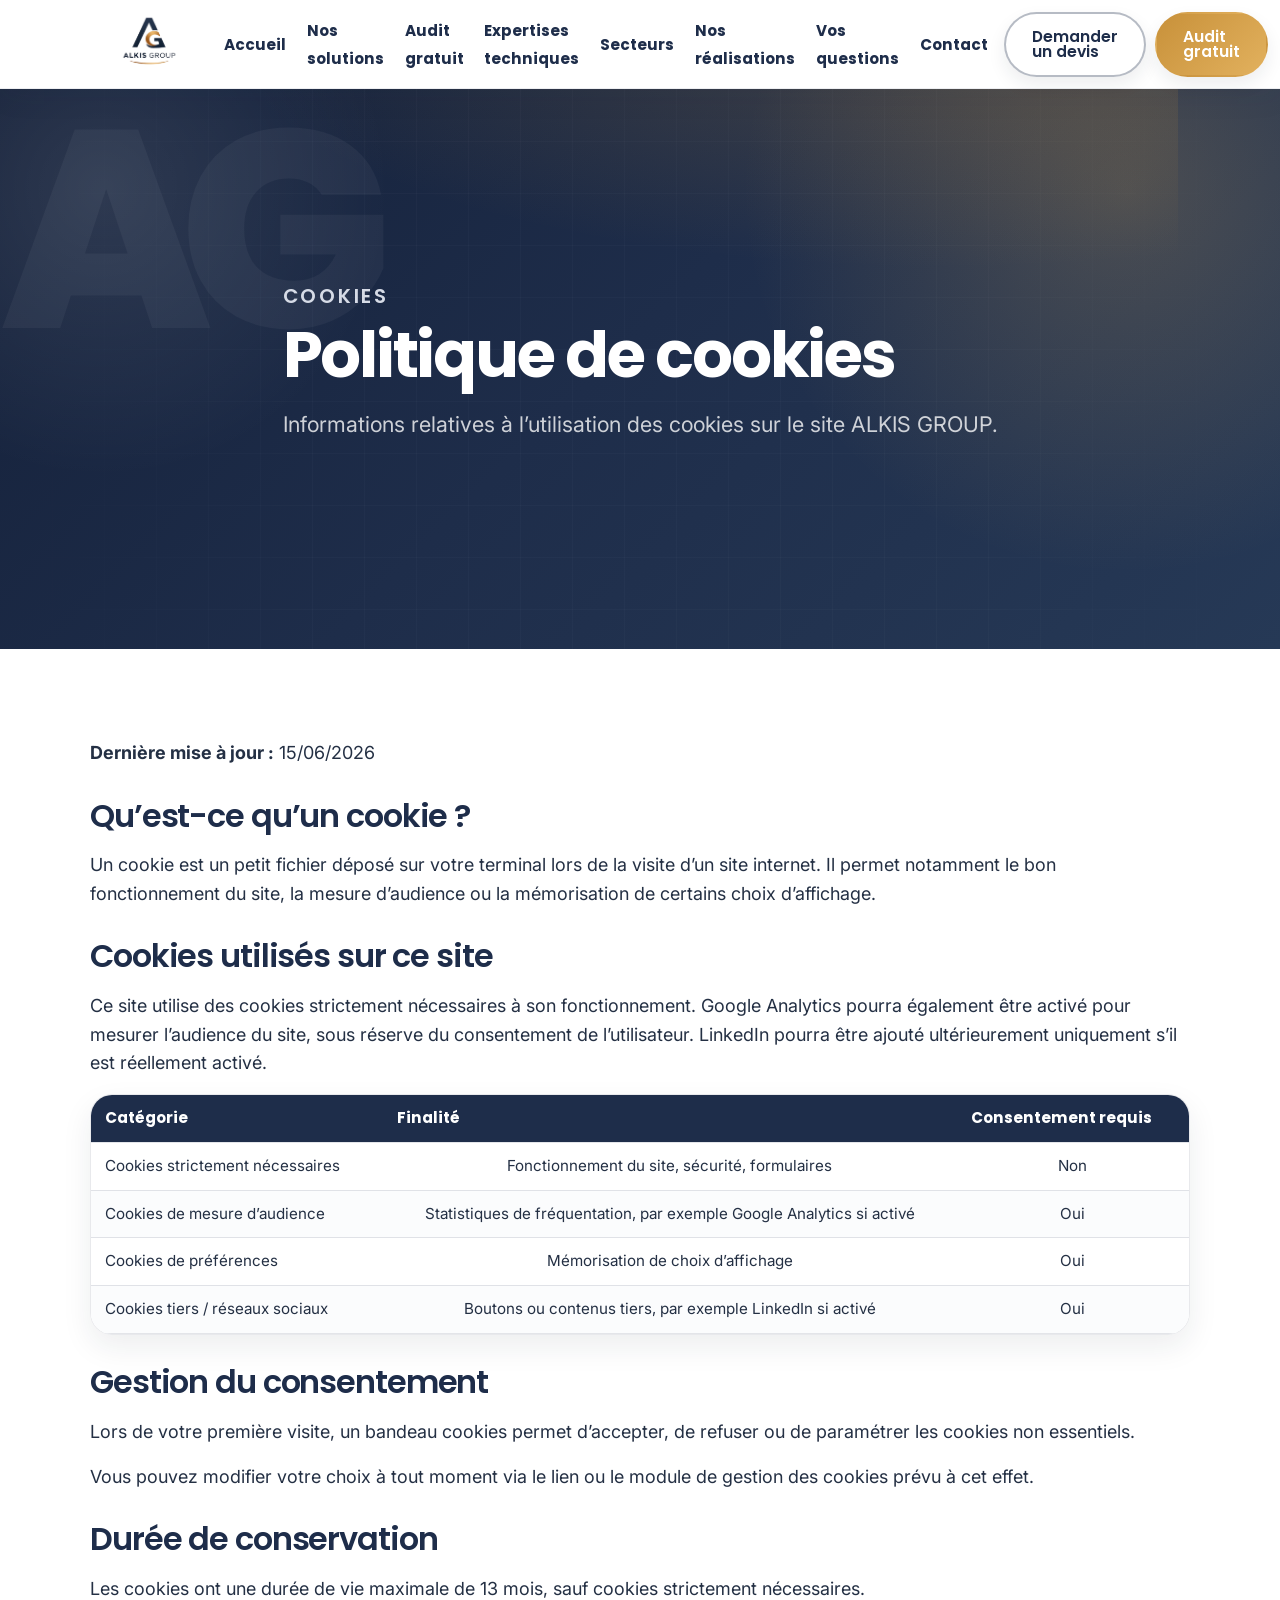
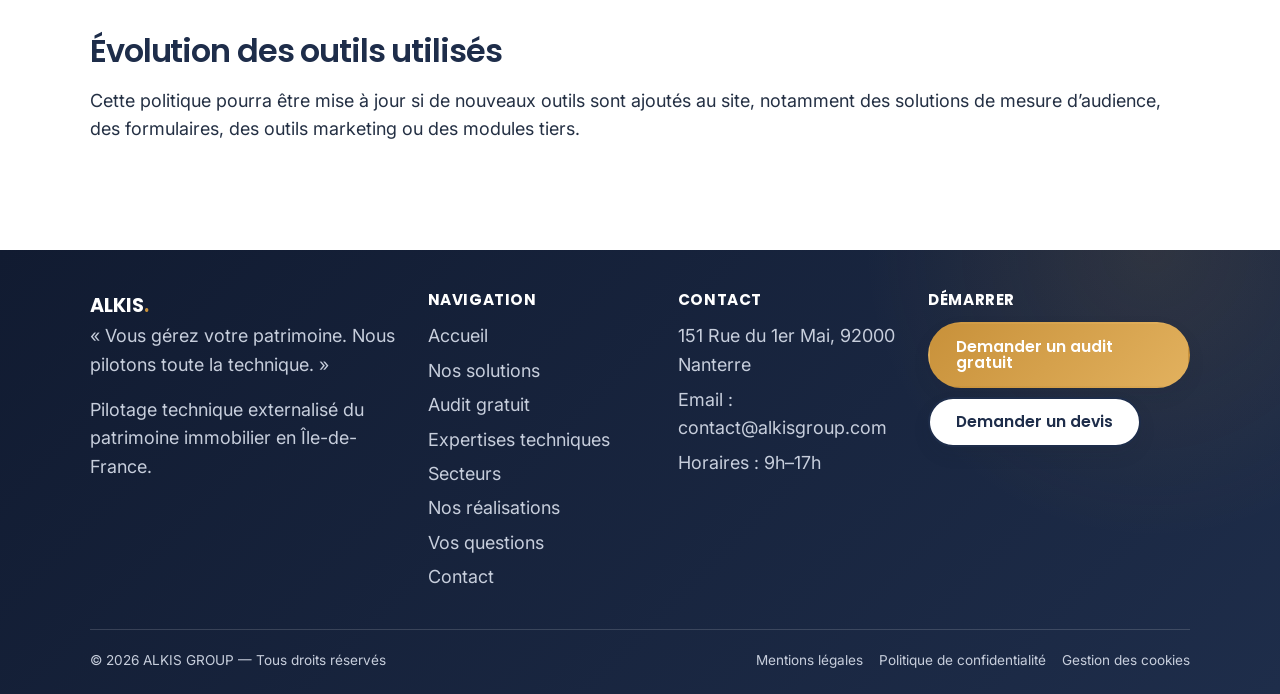
<file: politique-cookies.html>
<!DOCTYPE html>
<html lang="fr">

<head>
  <meta charset="utf-8">
  <meta name="viewport" content="width=device-width, initial-scale=1">
  <title>Politique de cookies | ALKIS</title>
  <meta name="description" content="Politique de cookies du site ALKIS GROUP.">
  <link rel="preconnect" href="https://fonts.googleapis.com">
  <link rel="preconnect" href="https://fonts.gstatic.com" crossorigin>
  <link
    href="https://fonts.googleapis.com/css2?family=Poppins:wght@500;600;700&family=Inter:wght@400;500;600&display=swap"
    rel="stylesheet">
  <link rel="stylesheet" href="assets/style.css">
</head>

<body>
  <a class="skip-link" href="#main">Aller au contenu</a>

  <header class="site-header">
    <div class="container nav">
      <a class="brand brand-logo" href="index.html">
        <img src="assets/alkis_logo_HD.png" alt="ALKIS GROUP">
      </a>

      <button class="nav-toggle" aria-label="Ouvrir le menu" aria-expanded="false" aria-controls="nav-menu">
        <span></span><span></span><span></span>
      </button>

      <ul class="nav-menu" id="nav-menu">
        <li><a href="index.html">Accueil</a></li>
        <li><a href="nos-solutions.html">Nos solutions</a></li>
        <li><a href="audit-gratuit.html">Audit gratuit</a></li>
        <li><a href="expertises-techniques.html">Expertises techniques</a></li>
        <li><a href="secteurs.html">Secteurs</a></li>
        <li><a href="nos-realisations.html">Nos réalisations</a></li>
        <li><a href="faq.html">Vos questions</a></li>
        <li><a href="contact.html">Contact</a></li>
      </ul>

      <div class="nav-cta">
        <a class="btn btn--secondary" href="contact.html#devis">Demander un devis</a>
        <a class="btn btn--primary" href="contact.html#audit">Audit gratuit</a>
      </div>
    </div>
  </header>

  <main id="main">

    <section class="hero">
      <div class="container">
        <p class="eyebrow">Cookies</p>
        <h1>Politique de cookies</h1>
        <p>Informations relatives à l’utilisation des cookies sur le site ALKIS GROUP.</p>
      </div>
    </section>

    <section class="section">
      <div class="container legal">

        <p><strong>Dernière mise à jour :</strong> 15/06/2026</p>

        <h2>Qu’est-ce qu’un cookie ?</h2>
        <p>Un cookie est un petit fichier déposé sur votre terminal lors de la visite d’un site internet. Il permet
          notamment le bon fonctionnement du site, la mesure d’audience ou la mémorisation de certains choix
          d’affichage.</p>

        <h2>Cookies utilisés sur ce site</h2>
        <p>Ce site utilise des cookies strictement nécessaires à son fonctionnement. Google Analytics pourra également
          être activé pour mesurer l’audience du site, sous réserve du consentement de l’utilisateur. LinkedIn pourra
          être ajouté ultérieurement uniquement s’il est réellement activé.</p>

        <div class="table-wrap">
          <table class="compare">
            <thead>
              <tr>
                <th scope="col">Catégorie</th>
                <th scope="col">Finalité</th>
                <th scope="col">Consentement requis</th>
              </tr>
            </thead>
            <tbody>
              <tr>
                <td>Cookies strictement nécessaires</td>
                <td>Fonctionnement du site, sécurité, formulaires</td>
                <td>Non</td>
              </tr>
              <tr>
                <td>Cookies de mesure d’audience</td>
                <td>Statistiques de fréquentation, par exemple Google Analytics si activé</td>
                <td>Oui</td>
              </tr>
              <tr>
                <td>Cookies de préférences</td>
                <td>Mémorisation de choix d’affichage</td>
                <td>Oui</td>
              </tr>
              <tr>
                <td>Cookies tiers / réseaux sociaux</td>
                <td>Boutons ou contenus tiers, par exemple LinkedIn si activé</td>
                <td>Oui</td>
              </tr>
            </tbody>
          </table>
        </div>

        <h2>Gestion du consentement</h2>
        <p>Lors de votre première visite, un bandeau cookies permet d’accepter, de refuser ou de paramétrer les cookies
          non essentiels.</p>
        <p>Vous pouvez modifier votre choix à tout moment via le lien ou le module de gestion des cookies prévu à cet
          effet.</p>

        <h2>Durée de conservation</h2>
        <p>Les cookies ont une durée de vie maximale de 13 mois, sauf cookies strictement nécessaires.</p>

        <h2>Évolution des outils utilisés</h2>
        <p>Cette politique pourra être mise à jour si de nouveaux outils sont ajoutés au site, notamment des solutions
          de mesure d’audience, des formulaires, des outils marketing ou des modules tiers.</p>

      </div>
    </section>

  </main>

  <footer class="site-footer">
    <div class="container">
      <div class="footer-grid">
        <div class="footer-brand">
          <div class="b">ALKIS<span>.</span></div>
          <p>« Vous gérez votre patrimoine. Nous pilotons toute la technique. »</p>
          <p>Pilotage technique externalisé du patrimoine immobilier en Île-de-France.</p>
        </div>

        <div>
          <h4>Navigation</h4>
          <ul>
            <li><a href="index.html">Accueil</a></li>
            <li><a href="nos-solutions.html">Nos solutions</a></li>
            <li><a href="audit-gratuit.html">Audit gratuit</a></li>
            <li><a href="expertises-techniques.html">Expertises techniques</a></li>
            <li><a href="secteurs.html">Secteurs</a></li>
            <li><a href="nos-realisations.html">Nos réalisations</a></li>
            <li><a href="faq.html">Vos questions</a></li>
            <li><a href="contact.html">Contact</a></li>
          </ul>
        </div>

        <div>
          <h4>Contact</h4>
          <ul>
            <li>151 Rue du 1er Mai, 92000 Nanterre</li>
            <li>Email : <a href="mailto:contact@alkisgroup.com">contact@alkisgroup.com</a></li>
            <li>Horaires : 9h–17h</li>
          </ul>
        </div>

        <div>
          <h4>Démarrer</h4>
          <div class="btn-row" style="margin-top:.4rem">
            <a class="btn btn--primary" href="contact.html#audit">Demander un audit gratuit</a>
          </div>
          <div class="btn-row" style="margin-top:.6rem">
            <a class="btn btn--secondary" href="contact.html#devis">Demander un devis</a>
          </div>
        </div>
      </div>

      <div class="footer-bottom">
        <span>© 2026 ALKIS GROUP — Tous droits réservés</span>
        <nav>
          <a href="mentions-legales.html">Mentions légales</a>
          <a href="politique-de-confidentialite.html">Politique de confidentialité</a>
          <a href="politique-cookies.html">Gestion des cookies</a>
        </nav>
      </div>
    </div>
  </footer>

  <script src="assets/main.js"></script>
</body>

</html>
</file>
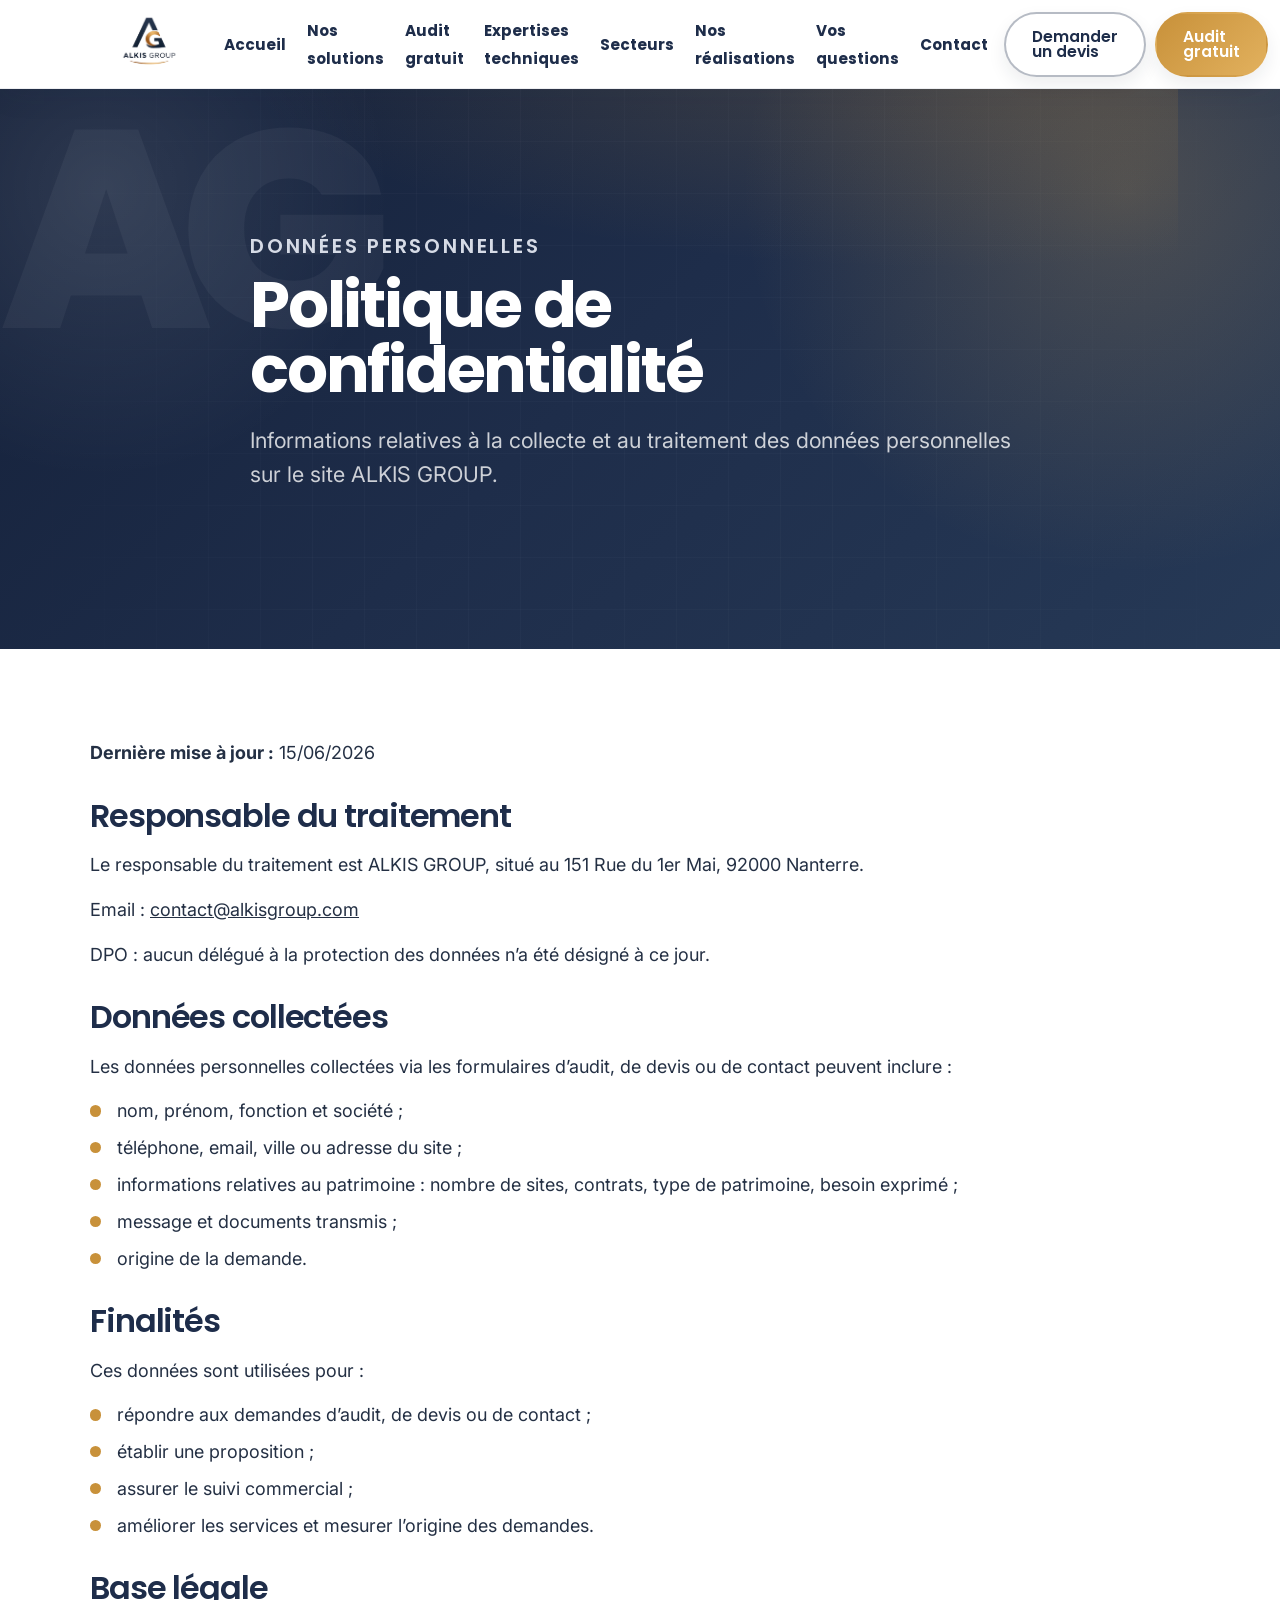
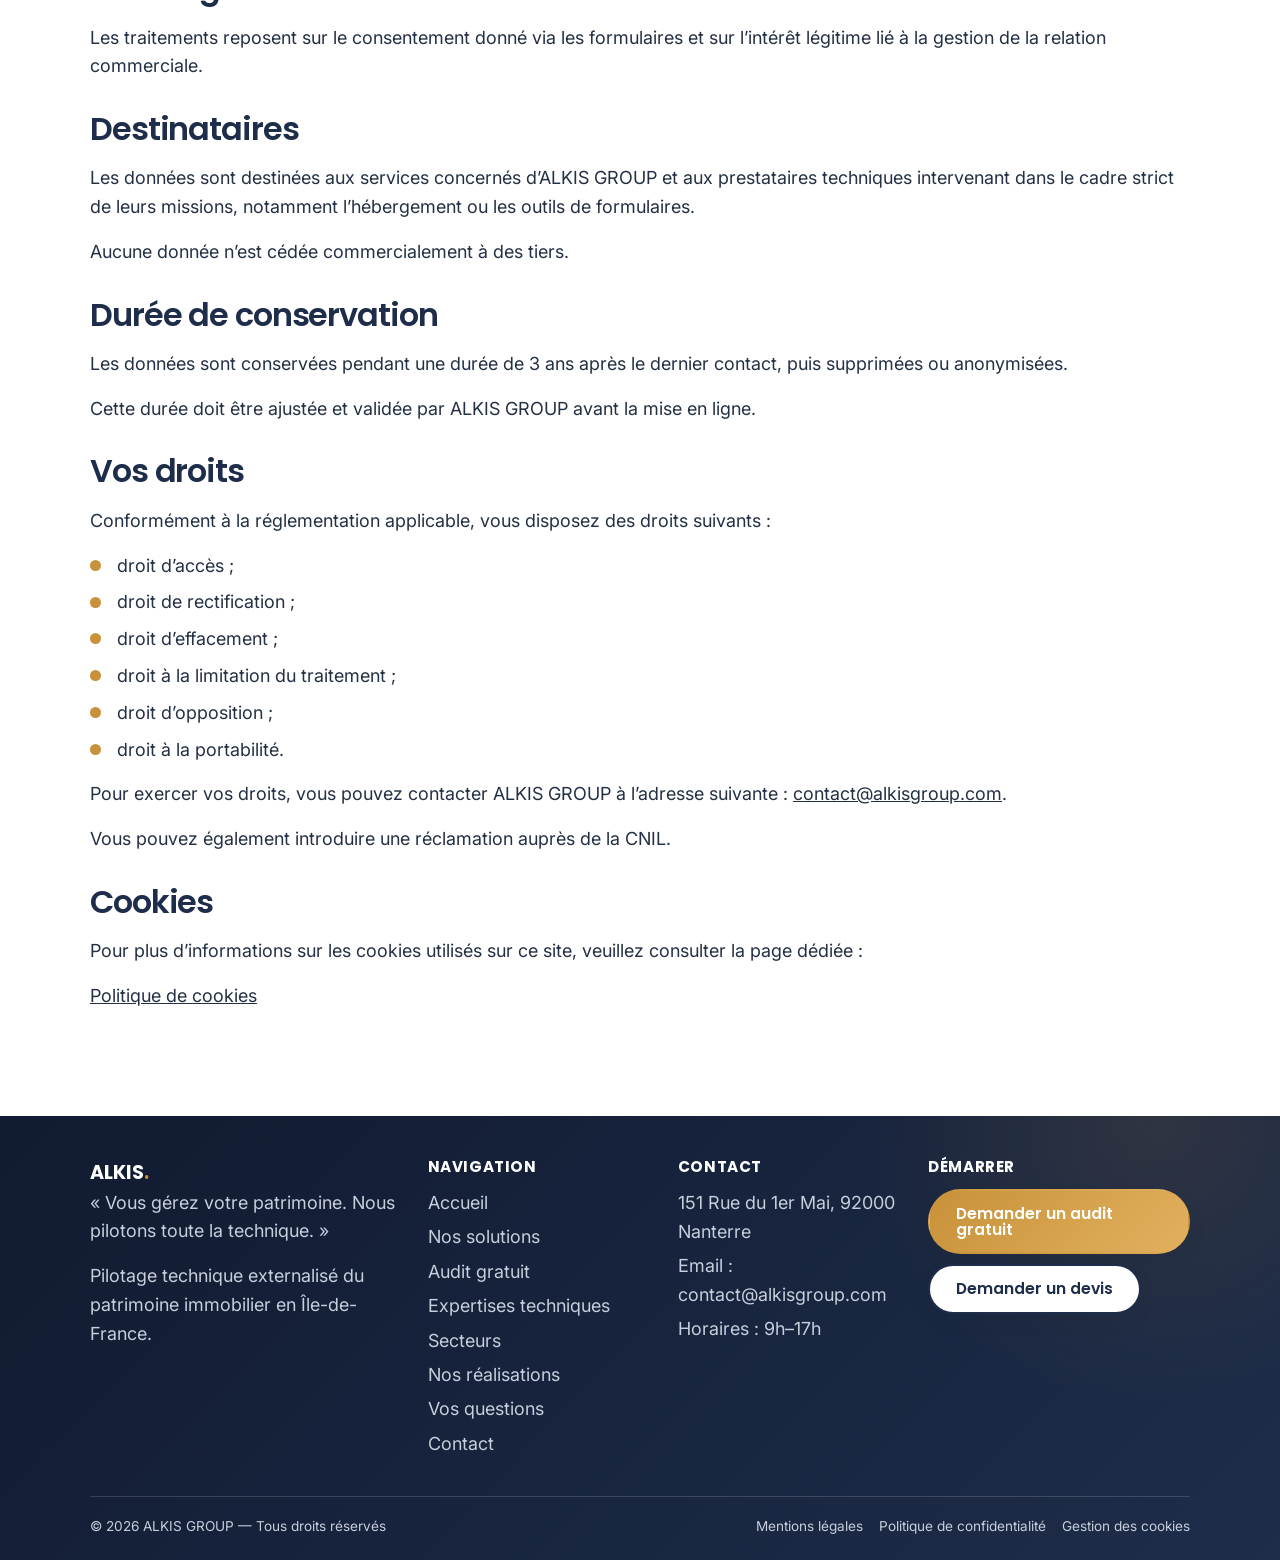
<file: politique-de-confidentialite.html>
<!DOCTYPE html>
<html lang="fr">

<head>
  <meta charset="utf-8">
  <meta name="viewport" content="width=device-width, initial-scale=1">
  <title>Politique de confidentialité | ALKIS</title>
  <meta name="description"
    content="Politique de confidentialité et traitement des données personnelles du site ALKIS GROUP.">
  <link rel="preconnect" href="https://fonts.googleapis.com">
  <link rel="preconnect" href="https://fonts.gstatic.com" crossorigin>
  <link
    href="https://fonts.googleapis.com/css2?family=Poppins:wght@500;600;700&family=Inter:wght@400;500;600&display=swap"
    rel="stylesheet">
  <link rel="stylesheet" href="assets/style.css">
</head>

<body>
  <a class="skip-link" href="#main">Aller au contenu</a>

  <header class="site-header">
    <div class="container nav">
      <a class="brand brand-logo" href="index.html">
        <img src="assets/alkis_logo_HD.png" alt="ALKIS GROUP">
      </a>

      <button class="nav-toggle" aria-label="Ouvrir le menu" aria-expanded="false" aria-controls="nav-menu">
        <span></span><span></span><span></span>
      </button>

      <ul class="nav-menu" id="nav-menu">
        <li><a href="index.html">Accueil</a></li>
        <li><a href="nos-solutions.html">Nos solutions</a></li>
        <li><a href="audit-gratuit.html">Audit gratuit</a></li>
        <li><a href="expertises-techniques.html">Expertises techniques</a></li>
        <li><a href="secteurs.html">Secteurs</a></li>
        <li><a href="nos-realisations.html">Nos réalisations</a></li>
        <li><a href="faq.html">Vos questions</a></li>
        <li><a href="contact.html">Contact</a></li>
      </ul>

      <div class="nav-cta">
        <a class="btn btn--secondary" href="contact.html#devis">Demander un devis</a>
        <a class="btn btn--primary" href="contact.html#audit">Audit gratuit</a>
      </div>
    </div>
  </header>

  <main id="main">

    <section class="hero">
      <div class="container">
        <p class="eyebrow">Données personnelles</p>
        <h1>Politique de confidentialité</h1>
        <p>Informations relatives à la collecte et au traitement des données personnelles sur le site ALKIS GROUP.</p>
      </div>
    </section>

    <section class="section">
      <div class="container legal">

        <p><strong>Dernière mise à jour :</strong> 15/06/2026</p>

        <h2>Responsable du traitement</h2>
        <p>Le responsable du traitement est ALKIS GROUP, situé au 151 Rue du 1er Mai, 92000 Nanterre.</p>
        <p>Email : <a href="mailto:contact@alkisgroup.com">contact@alkisgroup.com</a></p>
        <p>DPO : aucun délégué à la protection des données n’a été désigné à ce jour.</p>
        <h2>Données collectées</h2>
        <p>Les données personnelles collectées via les formulaires d’audit, de devis ou de contact peuvent inclure :</p>
        <ul class="ticks">
          <li>nom, prénom, fonction et société ;</li>
          <li>téléphone, email, ville ou adresse du site ;</li>
          <li>informations relatives au patrimoine : nombre de sites, contrats, type de patrimoine, besoin exprimé ;
          </li>
          <li>message et documents transmis ;</li>
          <li>origine de la demande.</li>
        </ul>

        <h2>Finalités</h2>
        <p>Ces données sont utilisées pour :</p>
        <ul class="ticks">
          <li>répondre aux demandes d’audit, de devis ou de contact ;</li>
          <li>établir une proposition ;</li>
          <li>assurer le suivi commercial ;</li>
          <li>améliorer les services et mesurer l’origine des demandes.</li>
        </ul>

        <h2>Base légale</h2>
        <p>Les traitements reposent sur le consentement donné via les formulaires et sur l’intérêt légitime lié à la
          gestion de la relation commerciale.</p>

        <h2>Destinataires</h2>
        <p>Les données sont destinées aux services concernés d’ALKIS GROUP et aux prestataires techniques intervenant
          dans le cadre strict de leurs missions, notamment l’hébergement ou les outils de formulaires.</p>
        <p>Aucune donnée n’est cédée commercialement à des tiers.</p>

        <h2>Durée de conservation</h2>
        <p>Les données sont conservées pendant une durée de 3 ans après le dernier contact, puis supprimées ou
          anonymisées.</p>
        <p>Cette durée doit être ajustée et validée par ALKIS GROUP avant la mise en ligne.</p>

        <h2>Vos droits</h2>
        <p>Conformément à la réglementation applicable, vous disposez des droits suivants :</p>
        <ul class="ticks">
          <li>droit d’accès ;</li>
          <li>droit de rectification ;</li>
          <li>droit d’effacement ;</li>
          <li>droit à la limitation du traitement ;</li>
          <li>droit d’opposition ;</li>
          <li>droit à la portabilité.</li>
        </ul>

        <p>Pour exercer vos droits, vous pouvez contacter ALKIS GROUP à l’adresse suivante : <a
            href="mailto:contact@alkisgroup.com">contact@alkisgroup.com</a>.</p>
        <p>Vous pouvez également introduire une réclamation auprès de la CNIL.</p>

        <h2>Cookies</h2>
        <p>Pour plus d’informations sur les cookies utilisés sur ce site, veuillez consulter la page dédiée :</p>
        <p><a href="politique-cookies.html">Politique de cookies</a></p>

      </div>
    </section>

  </main>

  <footer class="site-footer">
    <div class="container">
      <div class="footer-grid">
        <div class="footer-brand">
          <div class="b">ALKIS<span>.</span></div>
          <p>« Vous gérez votre patrimoine. Nous pilotons toute la technique. »</p>
          <p>Pilotage technique externalisé du patrimoine immobilier en Île-de-France.</p>
        </div>

        <div>
          <h4>Navigation</h4>
          <ul>
            <li><a href="index.html">Accueil</a></li>
            <li><a href="nos-solutions.html">Nos solutions</a></li>
            <li><a href="audit-gratuit.html">Audit gratuit</a></li>
            <li><a href="expertises-techniques.html">Expertises techniques</a></li>
            <li><a href="secteurs.html">Secteurs</a></li>
            <li><a href="nos-realisations.html">Nos réalisations</a></li>
            <li><a href="faq.html">Vos questions</a></li>
            <li><a href="contact.html">Contact</a></li>
          </ul>
        </div>

        <div>
          <h4>Contact</h4>
          <ul>
            <li>151 Rue du 1er Mai, 92000 Nanterre</li>
            <li>Email : <a href="mailto:contact@alkisgroup.com">contact@alkisgroup.com</a></li>
            <li>Horaires : 9h–17h</li>
          </ul>
        </div>

        <div>
          <h4>Démarrer</h4>
          <div class="btn-row" style="margin-top:.4rem">
            <a class="btn btn--primary" href="contact.html#audit">Demander un audit gratuit</a>
          </div>
          <div class="btn-row" style="margin-top:.6rem">
            <a class="btn btn--secondary" href="contact.html#devis">Demander un devis</a>
          </div>
        </div>
      </div>

      <div class="footer-bottom">
        <span>© 2026 ALKIS GROUP — Tous droits réservés</span>
        <nav>
          <a href="mentions-legales.html">Mentions légales</a>
          <a href="politique-de-confidentialite.html">Politique de confidentialité</a>
          <a href="politique-cookies.html">Gestion des cookies</a>
        </nav>
      </div>
    </div>
  </footer>

  <script src="assets/main.js"></script>
</body>

</html>
</file>
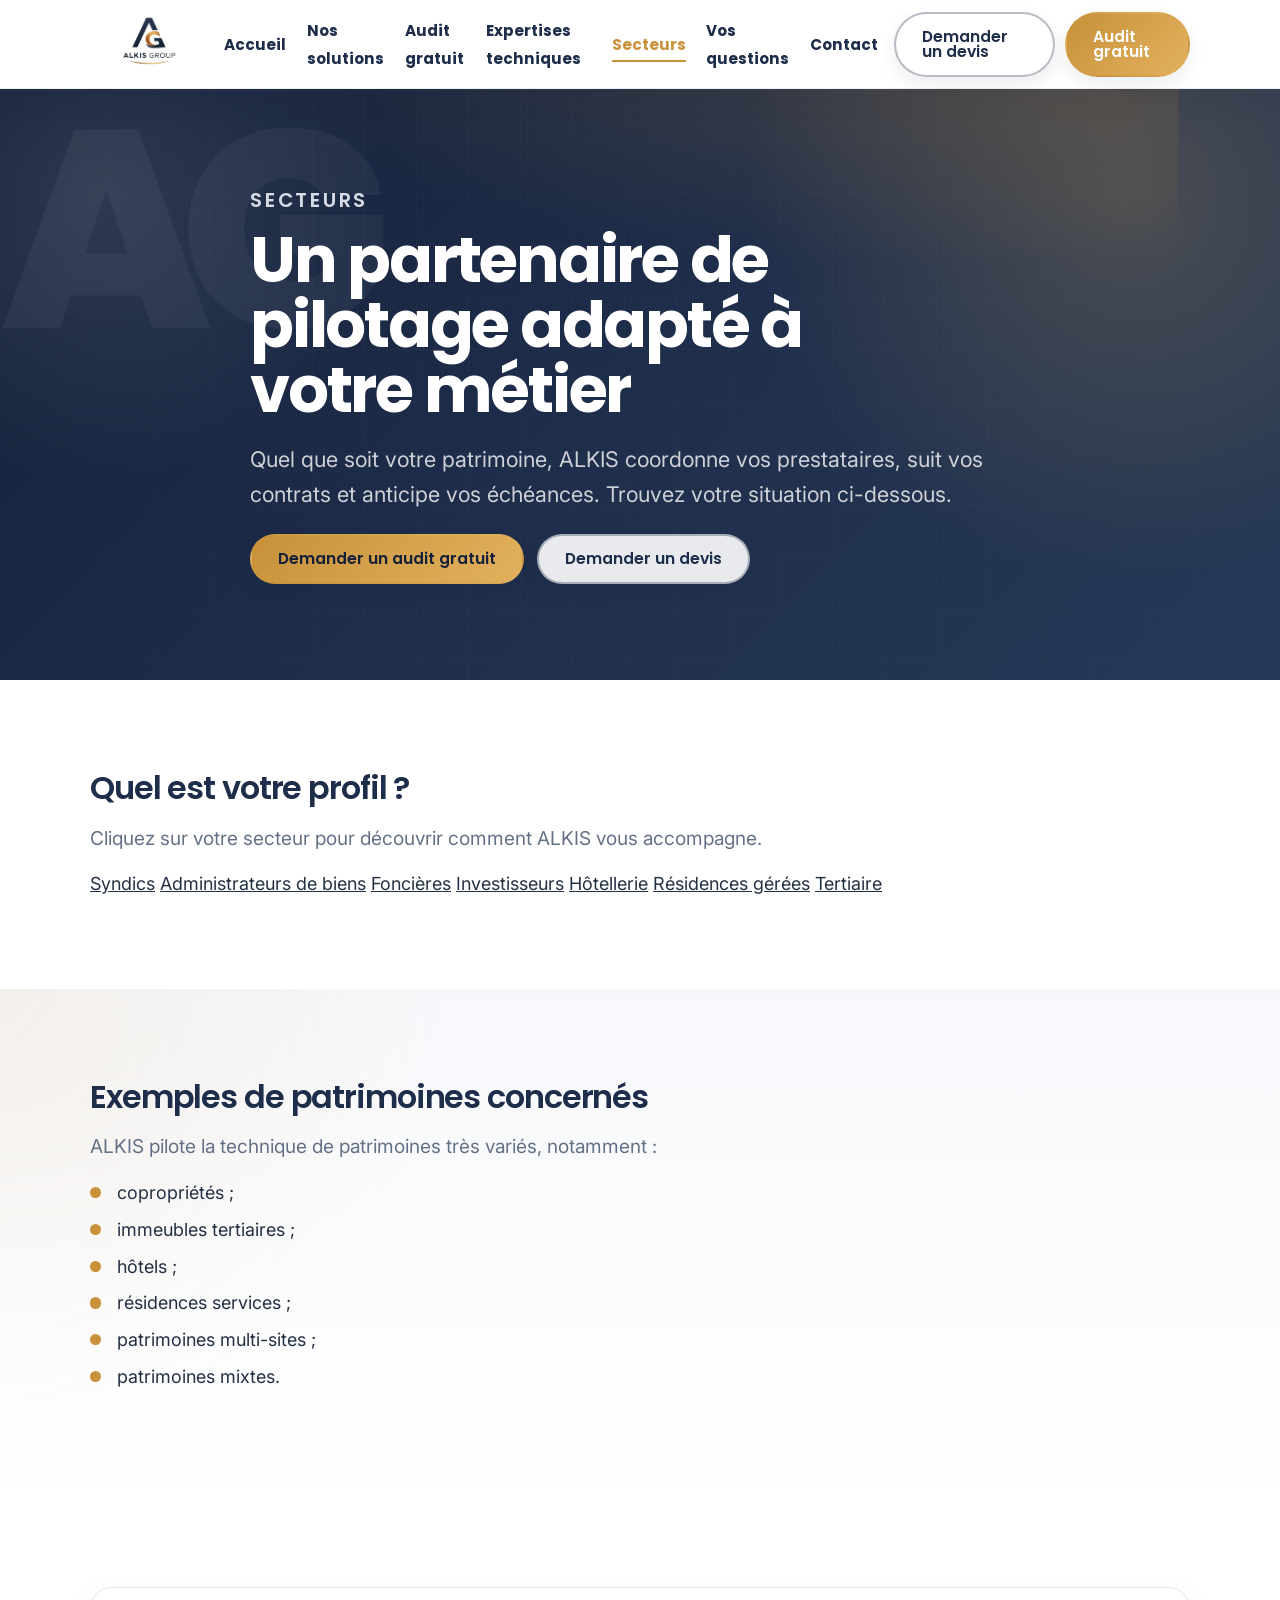
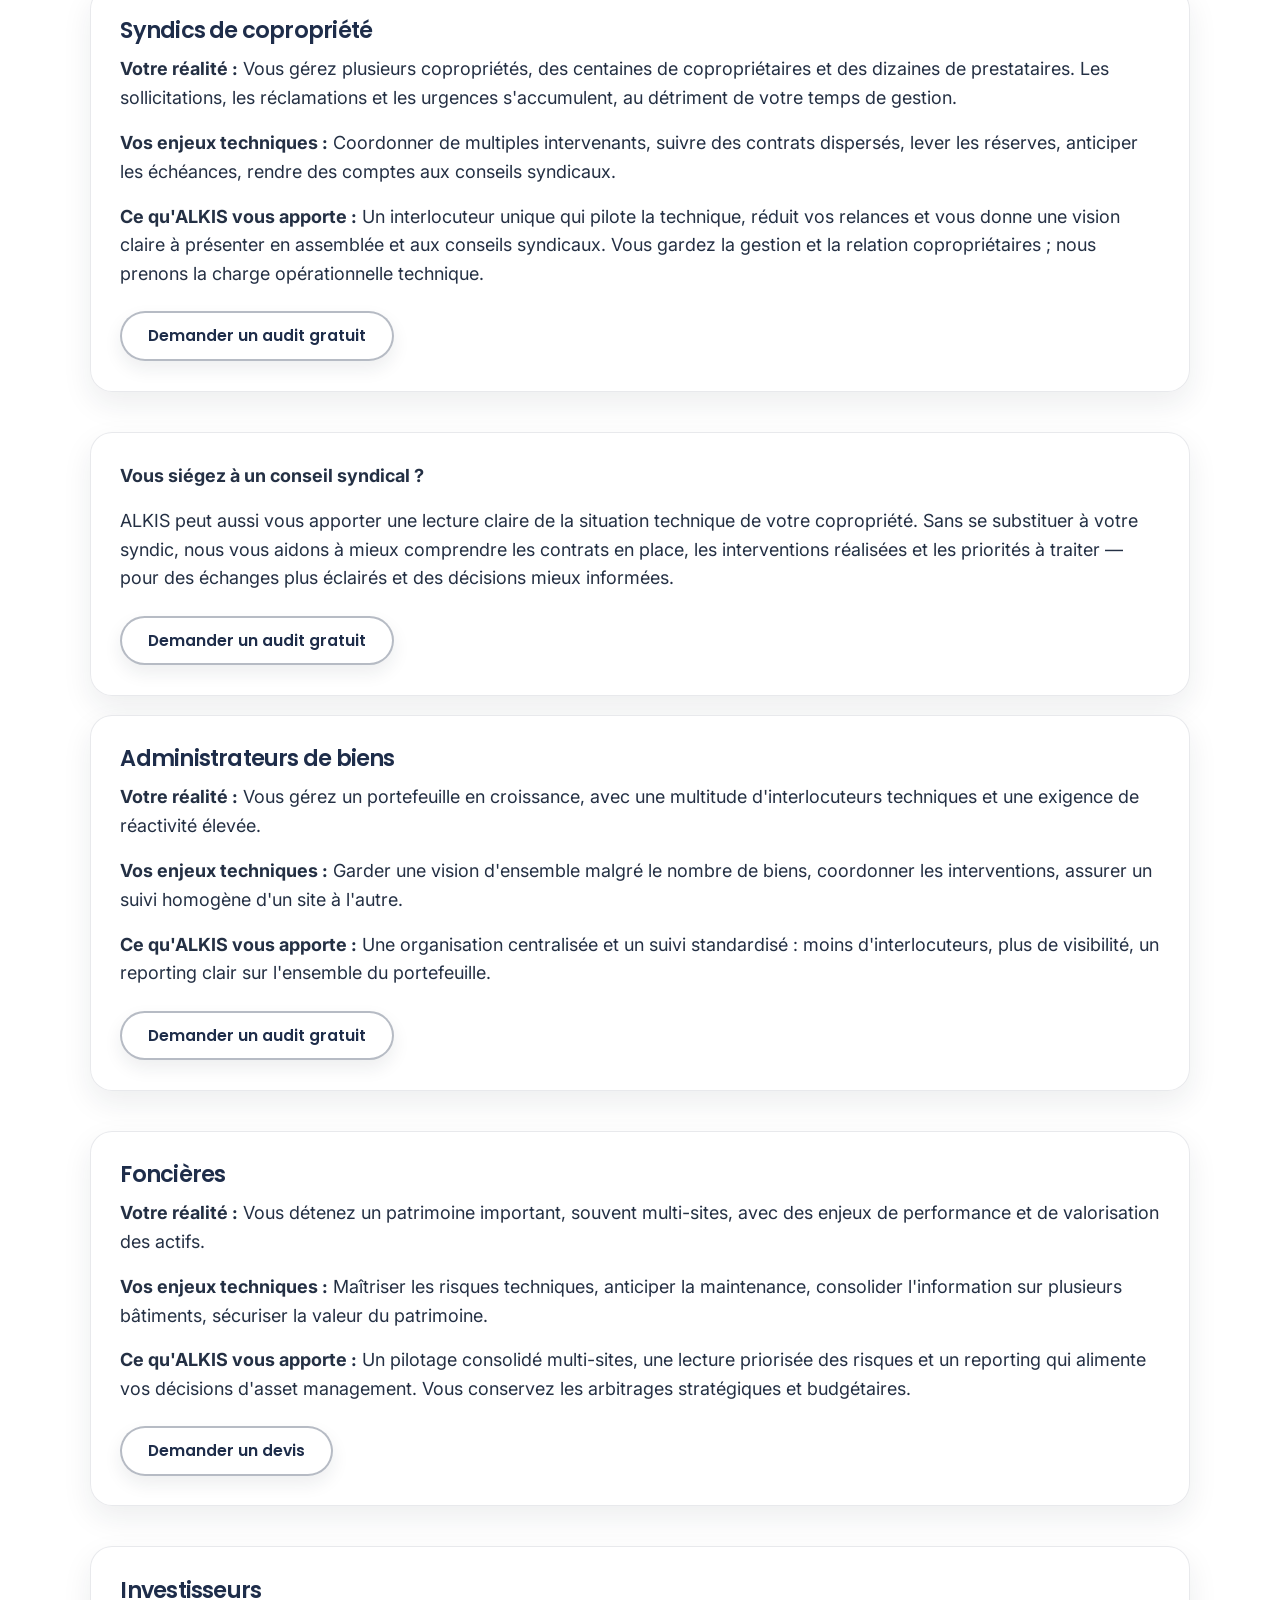
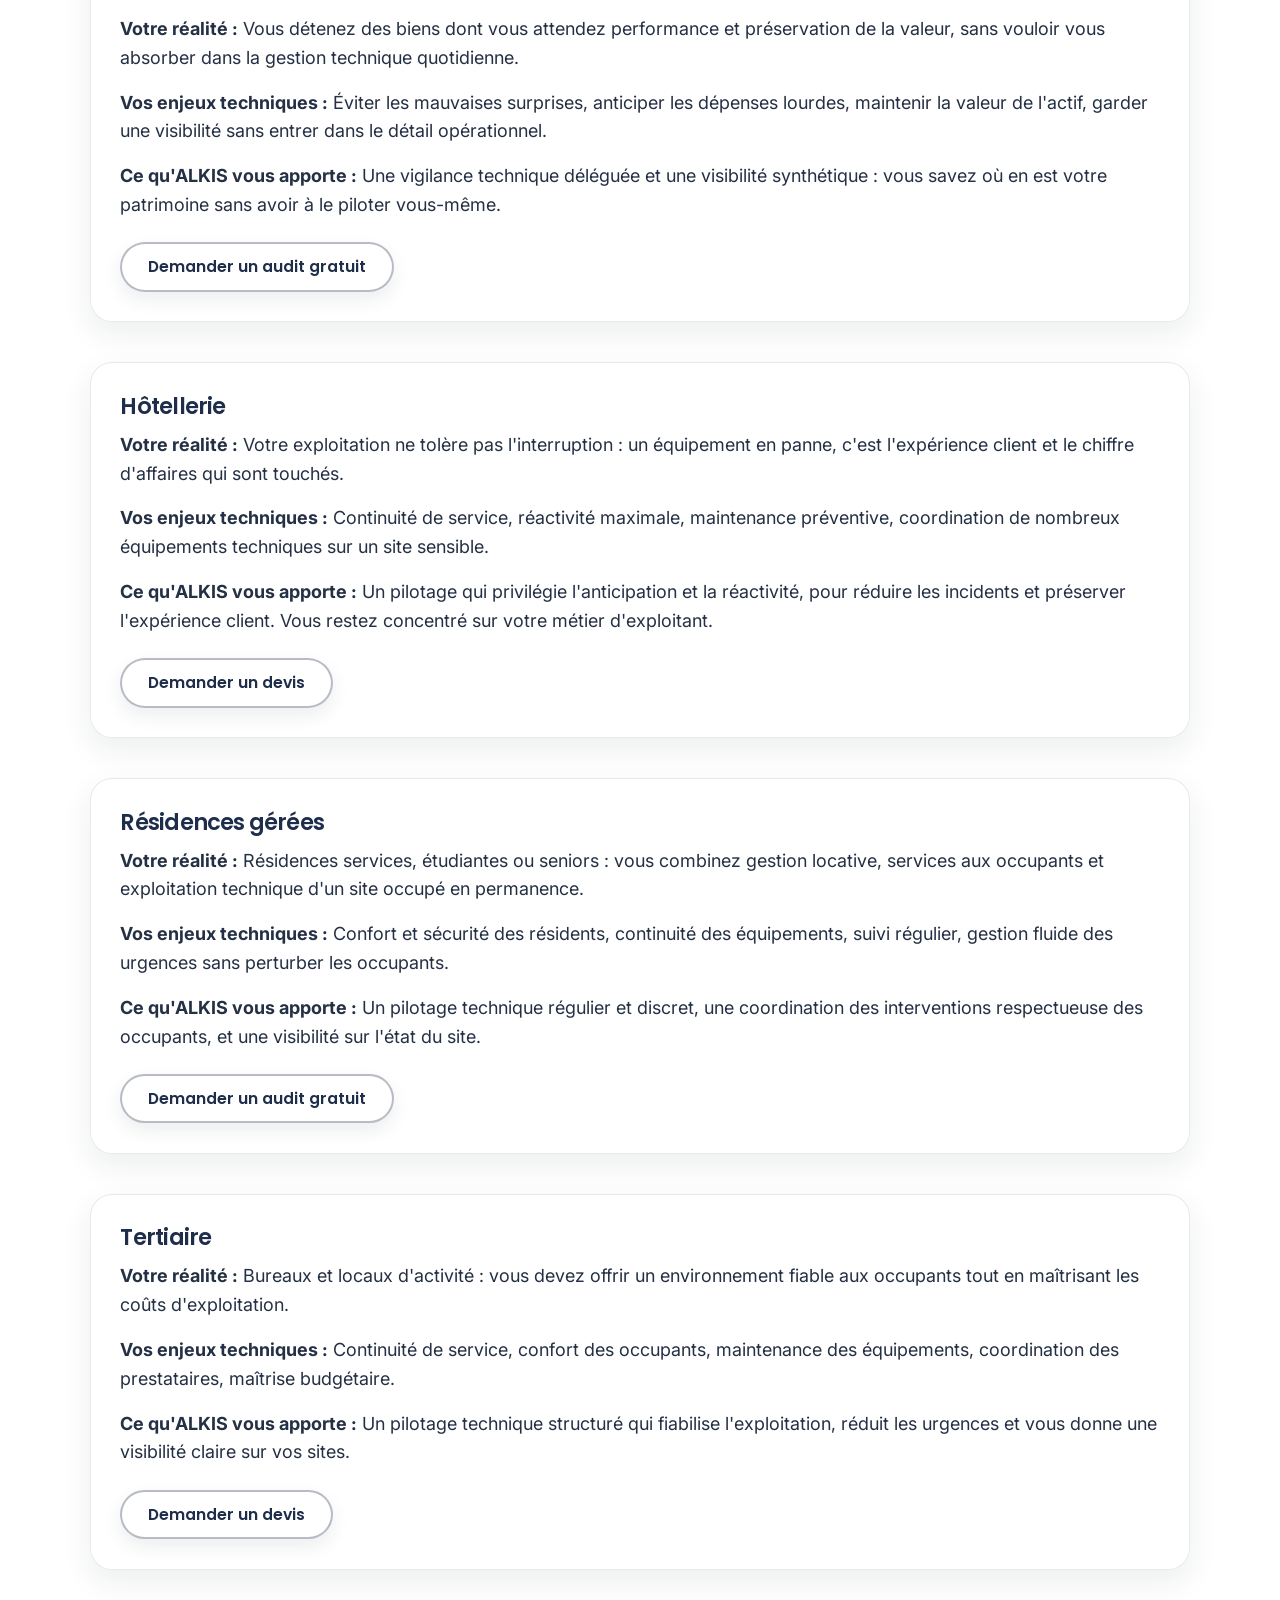
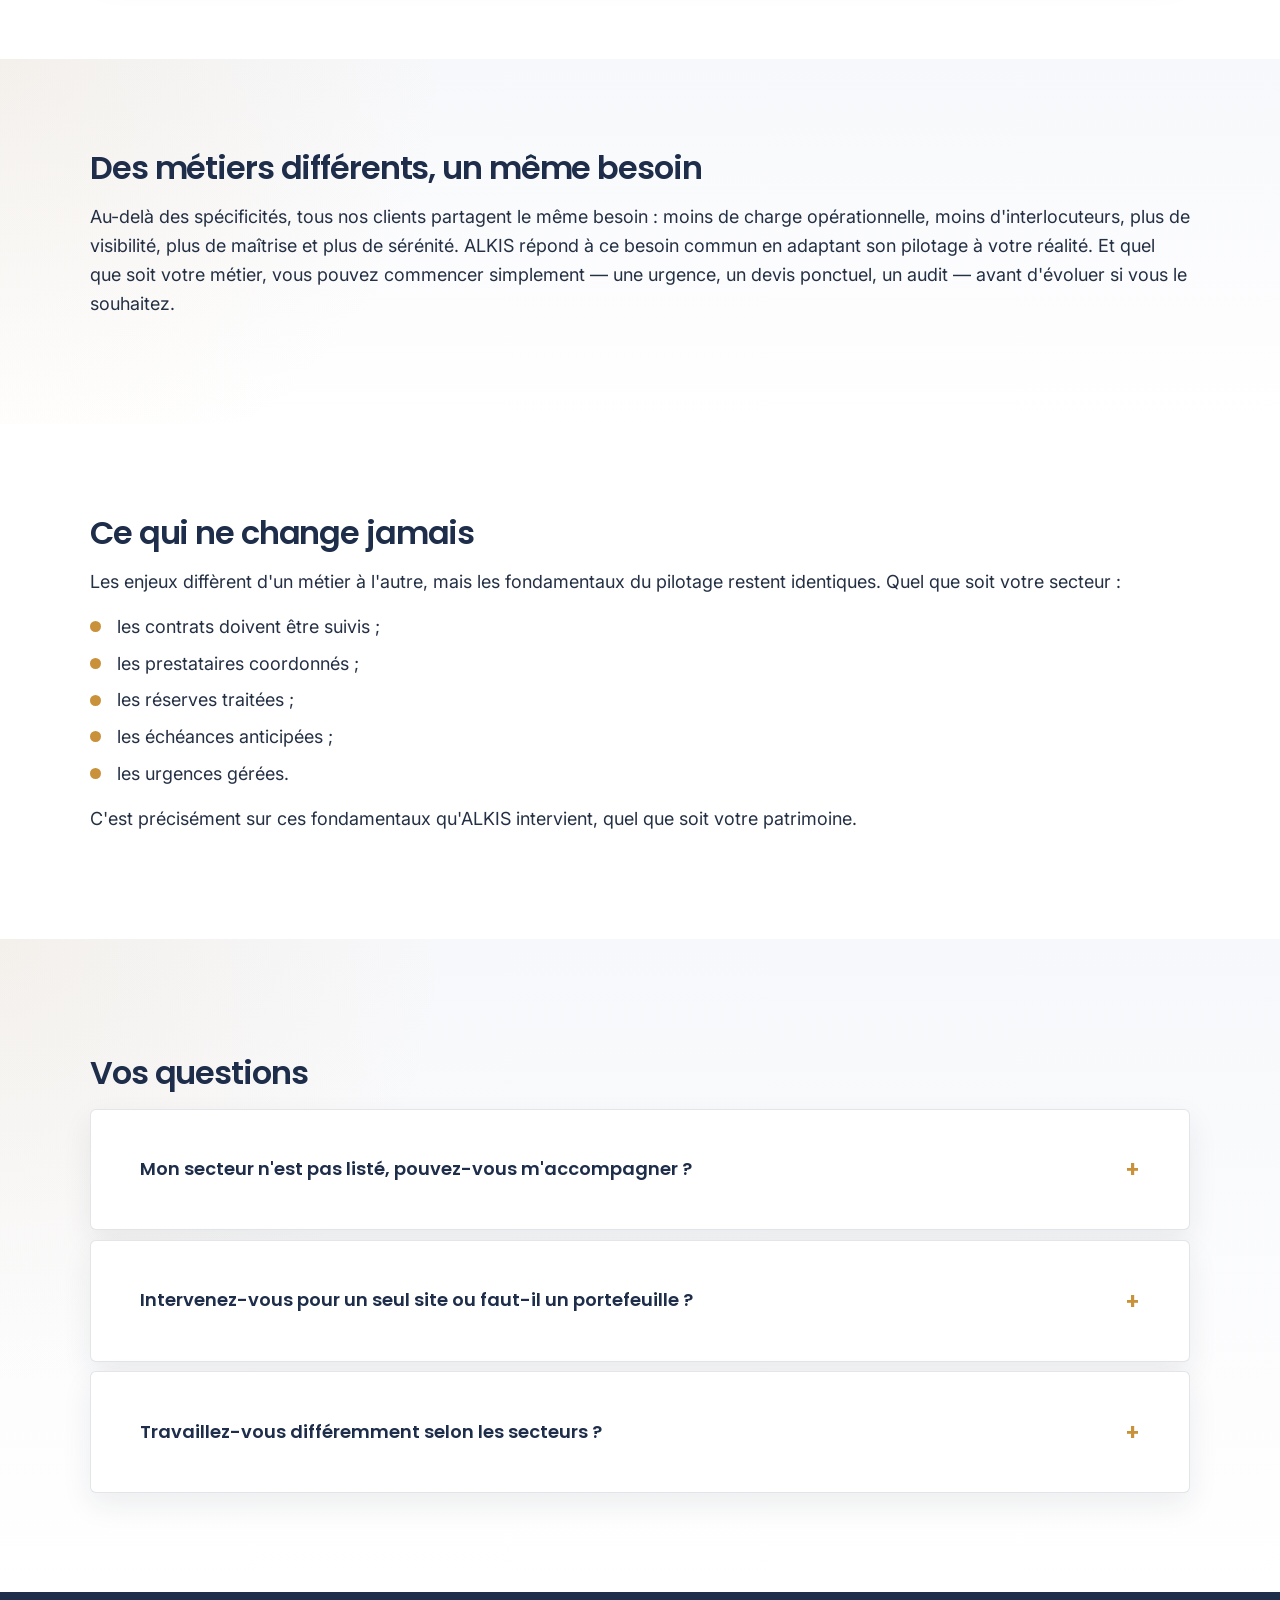
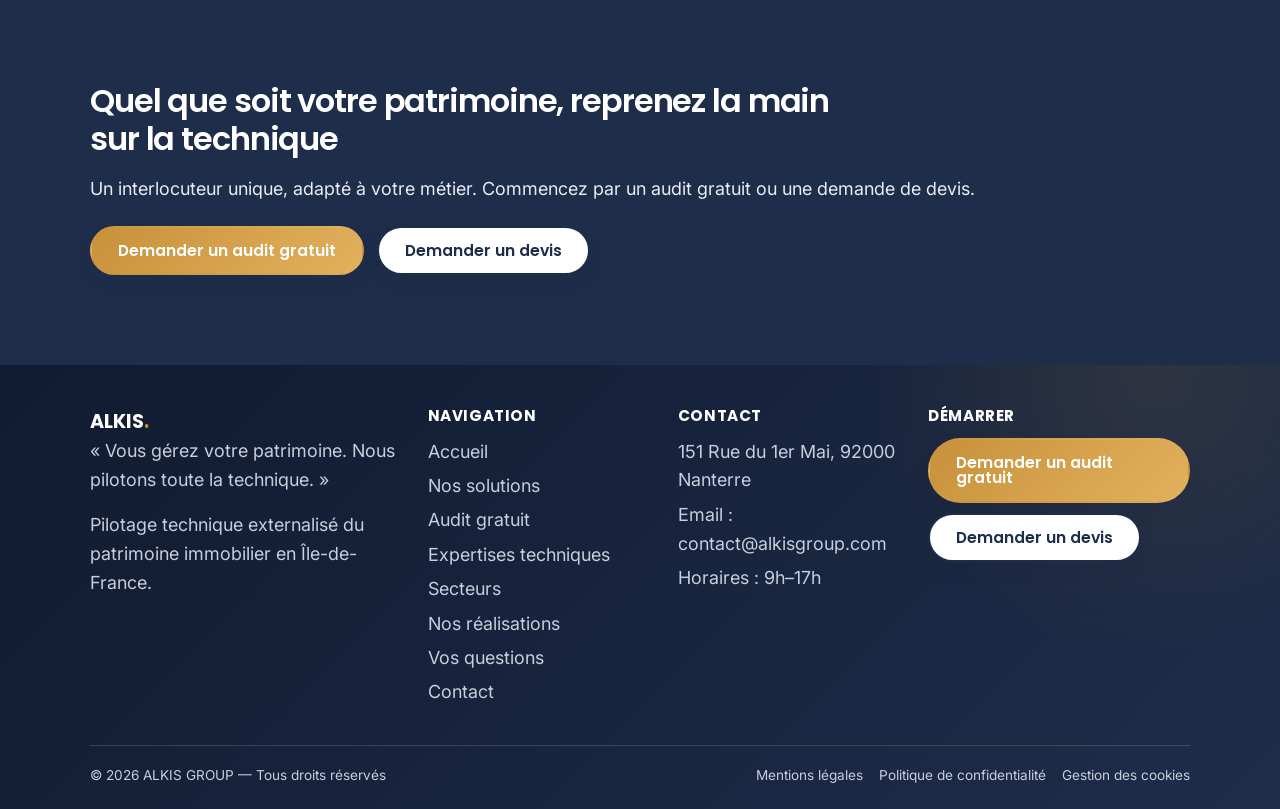
<file: secteurs.html>
<!DOCTYPE html>
<html lang="fr">

<head>
  <meta charset="utf-8">
  <meta name="viewport" content="width=device-width, initial-scale=1">
  <title>À qui s'adresse ALKIS ? Syndics, foncières… | ALKIS</title>
  <meta name="description"
    content="Syndics, administrateurs de biens, foncières, investisseurs, hôtellerie, tertiaire : ALKIS pilote la technique de votre patrimoine, quel que soit votre métier.">
  <link rel="preconnect" href="https://fonts.googleapis.com">
  <link rel="preconnect" href="https://fonts.gstatic.com" crossorigin>
  <link
    href="https://fonts.googleapis.com/css2?family=Poppins:wght@500;600;700&family=Inter:wght@400;500;600&display=swap"
    rel="stylesheet">
  <link rel="stylesheet" href="assets/style.css">
</head>

<body>
  <a class="skip-link" href="#main">Aller au contenu</a>

  <header class="site-header">
    <div class="container nav">
      <!-- <a class="brand" href="index.html">ALKIS<span>.</span></a> -->
      <a class="brand brand-logo" href="index.html">
        <img src="assets/alkis_logo_HD.png" alt="ALKIS GROUP">
      </a>
      <button class="nav-toggle" aria-label="Ouvrir le menu" aria-expanded="false" aria-controls="nav-menu">
        <span></span><span></span><span></span>
      </button>
      <ul class="nav-menu" id="nav-menu">
        <li><a href="index.html">Accueil</a></li>
        <li><a href="nos-solutions.html">Nos solutions</a></li>
        <li><a href="audit-gratuit.html">Audit gratuit</a></li>
        <li><a href="expertises-techniques.html">Expertises techniques</a></li>
        <li><a href="secteurs.html" aria-current="page">Secteurs</a></li>
        <li><a href="faq.html">Vos questions</a></li>
        <li><a href="contact.html">Contact</a></li>
      </ul>
      <div class="nav-cta">
        <a class="btn btn--secondary" href="contact.html#devis">Demander un devis</a>
        <a class="btn btn--primary" href="contact.html#audit">Audit gratuit</a>
      </div>
    </div>
  </header>

  <main id="main">

    <!-- Section 1 — Hero -->
    <section class="hero">
      <div class="container">
        <p class="eyebrow">Secteurs</p>
        <h1>Un partenaire de pilotage adapté à votre métier</h1>
        <p>Quel que soit votre patrimoine, ALKIS coordonne vos prestataires, suit vos contrats et anticipe vos
          échéances. Trouvez votre situation ci-dessous.</p>
        <div class="btn-row">
          <a class="btn btn--primary" href="contact.html#audit">Demander un audit gratuit</a>
          <a class="btn btn--secondary" href="contact.html#devis">Demander un devis</a>
        </div>
      </div>
    </section>

    <!-- Section 2 — Quel est votre profil ? -->
    <section class="section">
      <div class="container">
        <h2>Quel est votre profil ?</h2>
        <p class="lead">Cliquez sur votre secteur pour découvrir comment ALKIS vous accompagne.</p>
        <div class="chips">
          <a class="chip" href="#syndics">Syndics</a>
          <a class="chip" href="#administrateurs">Administrateurs de biens</a>
          <a class="chip" href="#foncieres">Foncières</a>
          <a class="chip" href="#investisseurs">Investisseurs</a>
          <a class="chip" href="#hotellerie">Hôtellerie</a>
          <a class="chip" href="#residences">Résidences gérées</a>
          <a class="chip" href="#tertiaire">Tertiaire</a>
        </div>
      </div>
    </section>

    <!-- Section 3 — Exemples de patrimoines concernés -->
    <section class="section section--alt">
      <div class="container">
        <h2>Exemples de patrimoines concernés</h2>
        <p class="lead">ALKIS pilote la technique de patrimoines très variés, notamment :</p>
        <ul class="ticks">
          <li>copropriétés ;</li>
          <li>immeubles tertiaires ;</li>
          <li>hôtels ;</li>
          <li>résidences services ;</li>
          <li>patrimoines multi-sites ;</li>
          <li>patrimoines mixtes.</li>
        </ul>
      </div>
    </section>

    <!-- Section 4 — Les 7 secteurs détaillés -->
    <section class="section">
      <div class="container">

        <article class="domain" id="syndics">
          <h3>Syndics de copropriété</h3>
          <p><strong>Votre réalité :</strong> Vous gérez plusieurs copropriétés, des centaines de copropriétaires et des
            dizaines de prestataires. Les sollicitations, les réclamations et les urgences s'accumulent, au détriment de
            votre temps de gestion.</p>
          <p><strong>Vos enjeux techniques :</strong> Coordonner de multiples intervenants, suivre des contrats
            dispersés, lever les réserves, anticiper les échéances, rendre des comptes aux conseils syndicaux.</p>
          <p><strong>Ce qu'ALKIS vous apporte :</strong> Un interlocuteur unique qui pilote la technique, réduit vos
            relances et vous donne une vision claire à présenter en assemblée et aux conseils syndicaux. Vous gardez la
            gestion et la relation copropriétaires ; nous prenons la charge opérationnelle technique.</p>
          <div class="btn-row"><a class="btn btn--secondary" href="contact.html#audit">Demander un audit gratuit</a>
          </div>
        </article>
        <div class="callout">
          <p><strong>Vous siégez à un conseil syndical ?</strong></p>
          <p>ALKIS peut aussi vous apporter une lecture claire de la situation technique de votre copropriété. Sans se
            substituer à votre syndic, nous vous aidons à mieux comprendre les contrats en place, les interventions
            réalisées et les priorités à traiter — pour des échanges plus éclairés et des décisions mieux informées.</p>
          <div class="btn-row"><a class="btn btn--secondary" href="contact.html#audit">Demander un audit gratuit</a>
          </div>
        </div>

        <article class="domain" id="administrateurs">
          <h3>Administrateurs de biens</h3>
          <p><strong>Votre réalité :</strong> Vous gérez un portefeuille en croissance, avec une multitude
            d'interlocuteurs techniques et une exigence de réactivité élevée.</p>
          <p><strong>Vos enjeux techniques :</strong> Garder une vision d'ensemble malgré le nombre de biens, coordonner
            les interventions, assurer un suivi homogène d'un site à l'autre.</p>
          <p><strong>Ce qu'ALKIS vous apporte :</strong> Une organisation centralisée et un suivi standardisé : moins
            d'interlocuteurs, plus de visibilité, un reporting clair sur l'ensemble du portefeuille.</p>
          <div class="btn-row"><a class="btn btn--secondary" href="contact.html#audit">Demander un audit gratuit</a>
          </div>
        </article>

        <article class="domain" id="foncieres">
          <h3>Foncières</h3>
          <p><strong>Votre réalité :</strong> Vous détenez un patrimoine important, souvent multi-sites, avec des enjeux
            de performance et de valorisation des actifs.</p>
          <p><strong>Vos enjeux techniques :</strong> Maîtriser les risques techniques, anticiper la maintenance,
            consolider l'information sur plusieurs bâtiments, sécuriser la valeur du patrimoine.</p>
          <p><strong>Ce qu'ALKIS vous apporte :</strong> Un pilotage consolidé multi-sites, une lecture priorisée des
            risques et un reporting qui alimente vos décisions d'asset management. Vous conservez les arbitrages
            stratégiques et budgétaires.</p>
          <div class="btn-row"><a class="btn btn--secondary" href="contact.html#devis">Demander un devis</a></div>
        </article>

        <article class="domain" id="investisseurs">
          <h3>Investisseurs</h3>
          <p><strong>Votre réalité :</strong> Vous détenez des biens dont vous attendez performance et préservation de
            la valeur, sans vouloir vous absorber dans la gestion technique quotidienne.</p>
          <p><strong>Vos enjeux techniques :</strong> Éviter les mauvaises surprises, anticiper les dépenses lourdes,
            maintenir la valeur de l'actif, garder une visibilité sans entrer dans le détail opérationnel.</p>
          <p><strong>Ce qu'ALKIS vous apporte :</strong> Une vigilance technique déléguée et une visibilité synthétique
            : vous savez où en est votre patrimoine sans avoir à le piloter vous-même.</p>
          <div class="btn-row"><a class="btn btn--secondary" href="contact.html#audit">Demander un audit gratuit</a>
          </div>
        </article>

        <article class="domain" id="hotellerie">
          <h3>Hôtellerie</h3>
          <p><strong>Votre réalité :</strong> Votre exploitation ne tolère pas l'interruption : un équipement en panne,
            c'est l'expérience client et le chiffre d'affaires qui sont touchés.</p>
          <p><strong>Vos enjeux techniques :</strong> Continuité de service, réactivité maximale, maintenance
            préventive, coordination de nombreux équipements techniques sur un site sensible.</p>
          <p><strong>Ce qu'ALKIS vous apporte :</strong> Un pilotage qui privilégie l'anticipation et la réactivité,
            pour réduire les incidents et préserver l'expérience client. Vous restez concentré sur votre métier
            d'exploitant.</p>
          <div class="btn-row"><a class="btn btn--secondary" href="contact.html#devis">Demander un devis</a></div>
        </article>

        <article class="domain" id="residences">
          <h3>Résidences gérées</h3>
          <p><strong>Votre réalité :</strong> Résidences services, étudiantes ou seniors : vous combinez gestion
            locative, services aux occupants et exploitation technique d'un site occupé en permanence.</p>
          <p><strong>Vos enjeux techniques :</strong> Confort et sécurité des résidents, continuité des équipements,
            suivi régulier, gestion fluide des urgences sans perturber les occupants.</p>
          <p><strong>Ce qu'ALKIS vous apporte :</strong> Un pilotage technique régulier et discret, une coordination des
            interventions respectueuse des occupants, et une visibilité sur l'état du site.</p>
          <div class="btn-row"><a class="btn btn--secondary" href="contact.html#audit">Demander un audit gratuit</a>
          </div>
        </article>

        <article class="domain" id="tertiaire">
          <h3>Tertiaire</h3>
          <p><strong>Votre réalité :</strong> Bureaux et locaux d'activité : vous devez offrir un environnement fiable
            aux occupants tout en maîtrisant les coûts d'exploitation.</p>
          <p><strong>Vos enjeux techniques :</strong> Continuité de service, confort des occupants, maintenance des
            équipements, coordination des prestataires, maîtrise budgétaire.</p>
          <p><strong>Ce qu'ALKIS vous apporte :</strong> Un pilotage technique structuré qui fiabilise l'exploitation,
            réduit les urgences et vous donne une visibilité claire sur vos sites.</p>
          <div class="btn-row"><a class="btn btn--secondary" href="contact.html#devis">Demander un devis</a></div>
        </article>

      </div>
    </section>

    <!-- Section 5 — Des métiers différents, un même besoin -->
    <section class="section section--alt">
      <div class="container">
        <h2>Des métiers différents, un même besoin</h2>
        <p>Au-delà des spécificités, tous nos clients partagent le même besoin : moins de charge opérationnelle, moins
          d'interlocuteurs, plus de visibilité, plus de maîtrise et plus de sérénité. ALKIS répond à ce besoin commun en
          adaptant son pilotage à votre réalité. Et quel que soit votre métier, vous pouvez commencer simplement — une
          urgence, un devis ponctuel, un audit — avant d'évoluer si vous le souhaitez.</p>
      </div>
    </section>

    <!-- Section 6 — Ce qui ne change jamais -->
    <section class="section">
      <div class="container">
        <h2>Ce qui ne change jamais</h2>
        <p>Les enjeux diffèrent d'un métier à l'autre, mais les fondamentaux du pilotage restent identiques. Quel que
          soit votre secteur :</p>
        <ul class="ticks">
          <li>les contrats doivent être suivis ;</li>
          <li>les prestataires coordonnés ;</li>
          <li>les réserves traitées ;</li>
          <li>les échéances anticipées ;</li>
          <li>les urgences gérées.</li>
        </ul>
        <p>C'est précisément sur ces fondamentaux qu'ALKIS intervient, quel que soit votre patrimoine.</p>
      </div>
    </section>

    <!-- Section 7 — FAQ secteurs -->
    <section class="section section--alt faq">
      <div class="container">
        <h2>Vos questions</h2>
        <details>
          <summary>Mon secteur n'est pas listé, pouvez-vous m'accompagner ?</summary>
          <div class="answer">Très probablement. Ces profils sont les plus fréquents, mais notre pilotage s'adapte à
            tout patrimoine immobilier géré. Contactez-nous pour en parler.</div>
        </details>
        <details>
          <summary>Intervenez-vous pour un seul site ou faut-il un portefeuille ?</summary>
          <div class="answer">Les deux. Vous pouvez nous confier un site unique comme un patrimoine multi-sites.</div>
        </details>
        <details>
          <summary>Travaillez-vous différemment selon les secteurs ?</summary>
          <div class="answer">Le principe reste le même — coordination, suivi, visibilité — mais nous adaptons le rythme
            et les priorités à votre métier (par exemple, la continuité de service en hôtellerie).</div>
        </details>
      </div>
    </section>

    <!-- Section 8 — CTA final -->
    <section class="section section--navy">
      <div class="container">
        <h2>Quel que soit votre patrimoine, reprenez la main sur la technique</h2>
        <p>Un interlocuteur unique, adapté à votre métier. Commencez par un audit gratuit ou une demande de devis.</p>
        <div class="btn-row">
          <a class="btn btn--primary" href="contact.html#audit">Demander un audit gratuit</a>
          <a class="btn btn--secondary" href="contact.html#devis">Demander un devis</a>
        </div>
      </div>
    </section>

  </main>

  <footer class="site-footer">
    <div class="container">
      <div class="footer-grid">
        <div class="footer-brand">
          <div class="b">ALKIS<span>.</span></div>
          <p>« Vous gérez votre patrimoine. Nous pilotons toute la technique. »</p>
          <p>Pilotage technique externalisé du patrimoine immobilier en Île-de-France.</p>
        </div>
        <div>
          <h4>Navigation</h4>
          <ul>
            <li><a href="index.html">Accueil</a></li>
            <li><a href="nos-solutions.html">Nos solutions</a></li>
            <li><a href="audit-gratuit.html">Audit gratuit</a></li>
            <li><a href="expertises-techniques.html">Expertises techniques</a></li>
            <li><a href="secteurs.html">Secteurs</a></li>
            <li><a href="nos-realisations.html">Nos réalisations</a></li>
            <li><a href="faq.html">Vos questions</a></li>
            <li><a href="contact.html">Contact</a></li>
          </ul>
        </div>
        <div>
          <h4>Contact</h4>
          <ul>
            <li>151 Rue du 1er Mai, 92000 Nanterre</li>
            <li>Email : <a href="mailto:contact@alkisgroup.com">contact@alkisgroup.com</a></li>
            <li>Horaires : 9h–17h</li>
          </ul>
        </div>
        <div>
          <h4>Démarrer</h4>
          <div class="btn-row" style="margin-top:.4rem"><a class="btn btn--primary" href="contact.html#audit">Demander
              un audit gratuit</a></div>
          <div class="btn-row" style="margin-top:.6rem"><a class="btn btn--secondary" href="contact.html#devis">Demander
              un devis</a></div>
        </div>
      </div>
      <div class="footer-bottom">
        <span>© 2026 ALKIS GROUP — Tous droits réservés</span>
        <nav>
          <a href="mentions-legales.html">Mentions légales</a>
          <a href="politique-de-confidentialite.html">Politique de confidentialité</a>
          <a href="politique-cookies.html">Gestion des cookies</a>
        </nav>
      </div>
    </div>
  </footer>

  <script src="assets/main.js"></script>
</body>

</html>
</file>
<file: assets/style.css>
/* =================================================================
   ALKIS V1 — FEUILLE DE STYLE GLOBALE
   Design System validé. Mobile-first. Accessible.
   Couleurs : navy #1E2D4A / gold #C8913A.
   ================================================================= */

/* ---------- Tokens ---------- */
:root{
  --navy:#1E2D4A;
  --navy-700:#172238;
  --gold:#C8913A;
  --gold-600:#B17F2E;
  --ink:#2A2E35;
  --muted:#5C6470;
  --bg:#F7F8FA;
  --white:#FFFFFF;
  --line:#D8DCE2;
  --green:#3FA46A;
  --yellow:#E3B341;
  --orange:#E08A2B;
  --red:#C0392B;

  --maxw:1160px;
  --gutter:clamp(1.2rem,4vw,2.5rem);
  --radius:10px;
  --radius-sm:6px;
  --shadow:0 2px 10px rgba(30,45,74,.06);
  --shadow-lg:0 10px 30px rgba(30,45,74,.12);
  --font-display:"Poppins",system-ui,-apple-system,"Segoe UI",Arial,sans-serif;
  --font-body:"Inter",system-ui,-apple-system,"Segoe UI",Arial,sans-serif;
}

/* ---------- Reset léger ---------- */
*,*::before,*::after{box-sizing:border-box}
html{scroll-behavior:smooth}
@media (prefers-reduced-motion:reduce){html{scroll-behavior:auto}}
body{
  margin:0;
  font-family:var(--font-body);
  font-size:clamp(16px,1.6vw,18px);
  line-height:1.6;
  color:var(--ink);
  background:var(--white);
  -webkit-font-smoothing:antialiased;
}
img{max-width:100%;display:block}
a{color:inherit}
h1,h2,h3,h4{font-family:var(--font-display);line-height:1.2;color:var(--navy);margin:0 0 .5em}
h1{font-weight:700;font-size:clamp(2rem,5vw,3rem)}
h2{font-weight:600;font-size:clamp(1.5rem,3.4vw,2rem)}
h3{font-weight:600;font-size:clamp(1.15rem,2.2vw,1.4rem)}
p{margin:0 0 1rem}
ul{margin:0 0 1rem;padding-left:1.2rem}
li{margin:.25rem 0}

/* ---------- Utilitaires ---------- */
.container{max-width:var(--maxw);margin-inline:auto;padding-inline:var(--gutter)}
.section{padding-block:clamp(2.5rem,6vw,4.5rem)}
.section--alt{background:var(--bg)}
.section--navy{background:var(--navy);color:#E9ECF3}
.section--navy h2,.section--navy h3{color:#fff}
.eyebrow{font-family:var(--font-display);font-weight:600;font-size:.8rem;letter-spacing:.08em;text-transform:uppercase;color:var(--gold);margin:0 0 .6rem}
.lead{font-size:1.06em;color:var(--muted)}
.center{text-align:center}
.sr-only{position:absolute;width:1px;height:1px;padding:0;margin:-1px;overflow:hidden;clip:rect(0,0,0,0);border:0}
.skip-link{position:absolute;left:-999px;top:0;background:var(--gold);color:var(--navy);padding:.6rem 1rem;z-index:1000}
.skip-link:focus{left:0}

/* ---------- Boutons ---------- */
.btn{
  display:inline-block;font-family:var(--font-display);font-weight:600;
  font-size:.98rem;line-height:1;text-decoration:none;cursor:pointer;
  padding:14px 28px;border-radius:var(--radius-sm);border:2px solid transparent;
  transition:background .15s ease,color .15s ease,transform .15s ease;
}
.btn:focus-visible{outline:3px solid var(--gold);outline-offset:2px}
.btn--primary{background:var(--gold);color:var(--navy)}
.btn--primary:hover{background:var(--gold-600)}
.btn--secondary{background:transparent;color:var(--navy);border-color:var(--navy)}
.btn--secondary:hover{background:var(--navy);color:#fff}
.section--navy .btn--secondary{color:#fff;border-color:#fff}
.section--navy .btn--secondary:hover{background:#fff;color:var(--navy)}
.btn-row{display:flex;flex-wrap:wrap;gap:.8rem;margin-top:1.4rem}

/* ---------- Header / Nav ---------- */
.site-header{position:sticky;top:0;z-index:100;background:rgba(255,255,255,.95);backdrop-filter:saturate(160%) blur(6px);border-bottom:1px solid var(--line)}
.nav{display:flex;align-items:center;justify-content:space-between;gap:1rem;padding-block:.7rem}
.brand{font-family:var(--font-display);font-weight:700;font-size:1.3rem;color:var(--navy);text-decoration:none;letter-spacing:.02em}
.brand span{color:var(--gold)}
.nav-menu{display:flex;align-items:center;gap:1.3rem;list-style:none;margin:0;padding:0}
.nav-menu a{font-family:var(--font-display);font-weight:500;font-size:.95rem;color:var(--navy);text-decoration:none;padding:.3rem 0;border-bottom:2px solid transparent}
.nav-menu a:hover,.nav-menu a[aria-current="page"]{border-bottom-color:var(--gold)}
.nav-cta{display:flex;align-items:center;gap:.6rem}
.nav-toggle{display:none;background:none;border:0;cursor:pointer;padding:.4rem}
.nav-toggle span{display:block;width:24px;height:2px;background:var(--navy);margin:5px 0;transition:.2s}

@media (max-width:1024px){
  .nav-toggle{display:block}
  .nav-menu{
    position:absolute;left:0;right:0;top:100%;flex-direction:column;align-items:flex-start;
    gap:.2rem;background:#fff;border-bottom:1px solid var(--line);padding:1rem var(--gutter);
    box-shadow:var(--shadow-lg);display:none;
  }
  .nav-menu.is-open{display:flex}
  .nav-menu a{width:100%;padding:.6rem 0;border-bottom:1px solid var(--line)}
  .nav .btn--secondary{display:none}
}

/* ---------- Hero ---------- */
.hero{position:relative;background:var(--navy);color:#fff;overflow:hidden}
.hero::after{content:"";position:absolute;inset:0;background:
  radial-gradient(1200px 400px at 80% -10%,rgba(200,145,58,.22),transparent 60%);pointer-events:none}
.hero .container{position:relative;z-index:1;padding-block:clamp(3rem,8vw,6rem)}
.hero h1{color:#fff;max-width:18ch}
.hero p{max-width:60ch;color:#D6DBE6;font-size:1.1em}

/* ---------- Grilles & cartes ---------- */
.grid{display:grid;gap:1.2rem}
.grid-2{grid-template-columns:repeat(2,1fr)}
.grid-3{grid-template-columns:repeat(3,1fr)}
.grid-4{grid-template-columns:repeat(4,1fr)}
@media (max-width:900px){.grid-3,.grid-4{grid-template-columns:repeat(2,1fr)}}
@media (max-width:600px){.grid-2,.grid-3,.grid-4{grid-template-columns:1fr}}

.card{background:#fff;border:1px solid var(--line);border-radius:var(--radius);padding:1.5rem;box-shadow:var(--shadow);transition:transform .15s ease,box-shadow .15s ease}
.card:hover{transform:translateY(-3px);box-shadow:var(--shadow-lg)}
.card h3{margin-bottom:.4rem}
.card p{margin:0;color:var(--muted)}
.card .tag{display:inline-block;font-family:var(--font-display);font-weight:600;font-size:.75rem;color:var(--gold);text-transform:uppercase;letter-spacing:.06em}

/* Liste à puces dorées */
.ticks{list-style:none;padding:0}
.ticks li{position:relative;padding-left:1.7rem;margin:.5rem 0}
.ticks li::before{content:"";position:absolute;left:0;top:.45em;width:.7rem;height:.7rem;border-radius:50%;background:var(--gold)}

/* ---------- Pastilles de risque (élément signature) ---------- */
.risk{display:flex;align-items:flex-start;gap:.8rem;padding:.9rem 1.1rem;background:#fff;border:1px solid var(--line);border-left:5px solid var(--line);border-radius:var(--radius-sm);margin:.5rem 0}
.risk .dot{flex:0 0 auto;width:.9rem;height:.9rem;border-radius:50%;margin-top:.35em}
.risk.is-green{border-left-color:var(--green)} .risk.is-green .dot{background:var(--green)}
.risk.is-yellow{border-left-color:var(--yellow)} .risk.is-yellow .dot{background:var(--yellow)}
.risk.is-orange{border-left-color:var(--orange)} .risk.is-orange .dot{background:var(--orange)}
.risk.is-red{border-left-color:var(--red)} .risk.is-red .dot{background:var(--red)}

/* ---------- Encadrés ---------- */
.callout{background:var(--bg);border:1px solid var(--line);border-left:5px solid var(--gold);border-radius:var(--radius-sm);padding:1.2rem 1.4rem;margin:1.2rem 0}
.callout p:last-child{margin-bottom:0}

/* Bénéfices deux colonnes */
.benefit-cols{display:grid;grid-template-columns:1fr 1fr;gap:1.5rem}
@media (max-width:600px){.benefit-cols{grid-template-columns:1fr}}
.benefit-cols .col{background:#fff;border:1px solid var(--line);border-radius:var(--radius);padding:1.4rem}
.benefit-cols h3{font-size:1.1rem}
.benefit-cols .down li::marker{color:var(--muted)}
.benefit-cols .up li::marker{color:var(--gold)}

/* ---------- Test 5 questions ---------- */
.quiz{background:#fff;border:1px solid var(--line);border-radius:var(--radius);padding:1.5rem;box-shadow:var(--shadow)}
.quiz ul{list-style:none;padding:0}
.quiz li{display:flex;gap:.7rem;align-items:flex-start;padding:.55rem 0;border-bottom:1px dashed var(--line)}
.quiz li:last-child{border-bottom:0}
.quiz li::before{content:"";flex:0 0 auto;width:1.1rem;height:1.1rem;border:2px solid var(--gold);border-radius:4px;margin-top:.2em}
.result{display:grid;grid-template-columns:repeat(3,1fr);gap:1rem;margin-top:1.2rem}
@media (max-width:700px){.result{grid-template-columns:1fr}}
.result .r{border-radius:var(--radius-sm);padding:1rem;border:1px solid var(--line);background:var(--bg)}
.result .r strong{display:block;color:var(--navy);font-family:var(--font-display)}

/* ---------- Tableau comparatif ---------- */
.table-wrap{overflow-x:auto;border:1px solid var(--line);border-radius:var(--radius)}
table.compare{border-collapse:collapse;width:100%;min-width:680px;background:#fff}
table.compare th,table.compare td{padding:.7rem .9rem;text-align:left;border-bottom:1px solid var(--line);font-size:.95rem}
table.compare thead th{background:var(--navy);color:#fff;font-family:var(--font-display);position:sticky;top:0}
table.compare tbody th{font-weight:500;color:var(--ink)}
table.compare td{text-align:center}
table.compare td:first-child,table.compare th:first-child{text-align:left}
table.compare tr:nth-child(even) td,table.compare tr:nth-child(even) th{background:#FbFcFd}

/* ---------- FAQ accordéon ---------- */
.faq details{background:#fff;border:1px solid var(--line);border-radius:var(--radius-sm);margin:.6rem 0;overflow:hidden}
.faq summary{cursor:pointer;list-style:none;padding:1rem 1.2rem;font-family:var(--font-display);font-weight:600;color:var(--navy);display:flex;justify-content:space-between;gap:1rem;align-items:center}
.faq summary::-webkit-details-marker{display:none}
.faq summary::after{content:"+";color:var(--gold);font-size:1.4rem;line-height:1;transition:transform .2s}
.faq details[open] summary::after{transform:rotate(45deg)}
.faq .answer{padding:0 1.2rem 1.1rem;color:var(--muted)}
.faq h2{margin-top:1.6rem}

/* ---------- Process / étapes ---------- */
.steps{counter-reset:step;display:grid;gap:1rem}
.steps .step{display:flex;gap:1rem;align-items:flex-start;background:#fff;border:1px solid var(--line);border-radius:var(--radius);padding:1.2rem}
.steps .step::before{counter-increment:step;content:counter(step);flex:0 0 auto;width:2.2rem;height:2.2rem;border-radius:50%;background:var(--navy);color:#fff;font-family:var(--font-display);font-weight:600;display:grid;place-items:center}

/* ---------- Formulaires ---------- */
.form{background:#fff;border:1px solid var(--line);border-radius:var(--radius);padding:1.5rem;box-shadow:var(--shadow)}
.field{margin-bottom:1rem}
.field label{display:block;font-size:.9rem;color:var(--muted);font-weight:500;margin-bottom:.35rem}
.field .req{color:var(--red)}
.field input,.field select,.field textarea{
  width:100%;padding:.7rem .8rem;border:1px solid var(--line);border-radius:var(--radius-sm);
  font:inherit;color:var(--ink);background:#fff;min-height:44px;
}
.field textarea{min-height:120px;resize:vertical}
.field input:focus,.field select:focus,.field textarea:focus{outline:none;border-color:var(--gold);box-shadow:0 0 0 3px rgba(200,145,58,.18)}
.form .btn--primary{width:100%}
.form-note{font-size:.82rem;color:var(--muted);margin-top:.6rem}

/* ---------- Footer ---------- */
.site-footer{background:var(--navy);color:#C7CEDC;padding-block:2.6rem 1.4rem}
.site-footer a{color:#C7CEDC;text-decoration:none}
.site-footer a:hover{color:#fff}
.footer-grid{display:grid;grid-template-columns:1.4fr 1fr 1fr 1.2fr;gap:1.8rem}
@media (max-width:900px){.footer-grid{grid-template-columns:1fr 1fr}}
@media (max-width:600px){.footer-grid{grid-template-columns:1fr}}
.site-footer h4{color:#fff;font-size:.95rem;letter-spacing:.04em;text-transform:uppercase;margin:0 0 .8rem}
.site-footer ul{list-style:none;padding:0;margin:0}
.site-footer li{margin:.35rem 0}
.footer-brand .b{font-family:var(--font-display);font-weight:700;font-size:1.25rem;color:#fff}
.footer-brand .b span{color:var(--gold)}
.footer-bottom{border-top:1px solid rgba(255,255,255,.15);margin-top:2rem;padding-top:1.2rem;display:flex;flex-wrap:wrap;gap:.6rem 1.4rem;font-size:.85rem;align-items:center;justify-content:space-between}
.footer-bottom nav{display:flex;flex-wrap:wrap;gap:1rem}

/* ---------- Bande de réassurance ---------- */
.reassure{display:flex;flex-wrap:wrap;gap:1rem 2rem;justify-content:center;align-items:center;font-family:var(--font-display);font-weight:500;color:var(--navy)}
.reassure span{display:inline-flex;align-items:center;gap:.5rem}
.reassure span::before{content:"✓";color:var(--gold);font-weight:700}

/* ---------- Pied de page légal pages contenu ---------- */
.legal h2{margin-top:1.8rem}
.legal{max-width:820px}

















/* ---------- Header logo fix ---------- */
.brand-logo {
  display: flex;
  align-items: center;
  text-decoration: none;
  flex-shrink: 0;
}

.brand-logo img {
  width: 130px;
  height: auto;
  max-height: 78px;
  object-fit: contain;
}

.site-header .nav {
  align-items: center;
}

/* Mobile logo size */
@media (max-width: 768px) {
  .brand-logo img {
    width: 95px;
    max-height: 60px;
  }
}















/* =========================================================
   ALKIS — Premium visual upgrade
   Paste at the END of assets/style.css
   ========================================================= */

:root {
  --navy: #1E2D4A;
  --navy-dark: #142039;
  --navy-soft: #263956;
  --gold: #C8913A;
  --gold-light: #E2B15E;
  --cream: #FAF7F1;
  --paper: #FFFFFF;
  --soft: #F4F6FA;
  --ink: #1E2D4A;
  --muted: #647086;
  --line: rgba(30,45,74,.12);
  --shadow-soft: 0 18px 45px rgba(20,32,57,.10);
  --shadow-card: 0 12px 30px rgba(20,32,57,.08);
}

/* General */
body {
  background: #fff;
  color: #243044;
}

.container {
  max-width: 1180px;
}

.section {
  padding-block: clamp(4rem, 7vw, 6.5rem);
}

.section--alt {
  background:
    radial-gradient(circle at top left, rgba(200,145,58,.08), transparent 28rem),
    linear-gradient(180deg, #F7F8FB 0%, #FFFFFF 100%);
}

h1, h2, h3 {
  letter-spacing: -0.035em;
}

h2 {
  max-width: 760px;
}

.lead {
  max-width: 820px;
}

/* Header */
.site-header {
  background: rgba(255,255,255,.94);
  backdrop-filter: blur(14px);
  border-bottom: 1px solid rgba(30,45,74,.08);
  box-shadow: 0 8px 28px rgba(30,45,74,.06);
  position: sticky;
  top: 0;
  z-index: 100;
}

.nav {
  min-height: 88px;
}

.brand-logo img {
  width: 118px;
  max-height: 66px;
}

.nav-menu a {
  font-weight: 650;
  color: var(--navy);
}

.nav-menu a:hover,
.nav-menu a[aria-current="page"] {
  color: var(--gold);
}

/* Buttons */
.btn {
  border-radius: 999px;
  padding: 15px 26px;
  box-shadow: 0 8px 18px rgba(20,32,57,.08);
}

.btn--primary {
  background: linear-gradient(135deg, var(--gold), var(--gold-light));
  color: var(--navy-dark);
  border-color: transparent;
}

.btn--primary:hover {
  transform: translateY(-2px);
  box-shadow: 0 14px 28px rgba(200,145,58,.25);
}

.btn--secondary {
  background: rgba(255,255,255,.9);
  color: var(--navy);
  border-color: rgba(30,45,74,.32);
}

.btn--secondary:hover {
  transform: translateY(-2px);
  background: var(--navy);
  color: #fff;
}

/* Hero */
.hero {
  position: relative;
  overflow: hidden;
  min-height: 560px;
  display: flex;
  align-items: center;
  background:
    radial-gradient(circle at 88% 18%, rgba(226,177,94,.22), transparent 24rem),
    radial-gradient(circle at 8% 18%, rgba(255,255,255,.10), transparent 18rem),
    linear-gradient(135deg, #142039 0%, #1E2D4A 48%, #263956 100%);
}

.hero::before {
  content: "";
  position: absolute;
  inset: 0;
  background-image:
    linear-gradient(rgba(255,255,255,.04) 1px, transparent 1px),
    linear-gradient(90deg, rgba(255,255,255,.04) 1px, transparent 1px);
  background-size: 52px 52px;
  mask-image: linear-gradient(90deg, transparent, #000 25%, #000 75%, transparent);
  opacity: .55;
}

.hero::after {
  content: "AG";
  position: absolute;
  right: clamp(1rem, 8vw, 7rem);
  bottom: -3rem;
  font-family: var(--font-display);
  font-size: clamp(8rem, 22vw, 19rem);
  font-weight: 800;
  line-height: 1;
  color: rgba(255,255,255,.045);
  letter-spacing: -.12em;
}

.hero .container {
  position: relative;
  z-index: 2;
}

.hero h1 {
  max-width: 700px;
  color: #fff;
  font-size: clamp(2.5rem, 5vw, 4.7rem);
  line-height: 1.02;
  margin-bottom: 1.25rem;
}

.hero p:not(.eyebrow) {
  max-width: 780px;
  color: rgba(255,255,255,.78);
  font-size: clamp(1.05rem, 1.8vw, 1.35rem);
}

.eyebrow {
  color: var(--gold-light);
  letter-spacing: .14em;
}

/* Cards / grids */
.card,
.problem,
.offer,
.benefit,
.domain,
.sector,
.callout,
.quiz,
.result .r,
.step,
details,
.table-wrap {
  border: 1px solid rgba(30,45,74,.10);
  border-radius: 22px;
  background: rgba(255,255,255,.88);
  box-shadow: var(--shadow-card);
}

.card,
.problem,
.offer,
.benefit,
.domain,
.sector,
.callout,
.quiz,
.step,
details {
  padding: clamp(1.25rem, 2.3vw, 2rem);
}

.quiz {
  background:
    linear-gradient(180deg, rgba(255,255,255,.94), rgba(255,255,255,.86)),
    radial-gradient(circle at top right, rgba(200,145,58,.16), transparent 18rem);
}

.result {
  gap: 1rem;
}

.result .r {
  background: #fff;
}

.cards,
.grid,
.offers,
.benefits,
.problems,
.missions,
.steps,
.sector-grid {
  gap: 1.25rem;
}

/* Better visual rhythm for card headings */
.card h3,
.problem h3,
.offer h3,
.benefit h3,
.domain h3,
.sector h3,
.step strong {
  color: var(--navy);
}

/* Gold accents */
.card::before,
.problem::before,
.offer::before,
.benefit::before {
  content: "";
  display: block;
  width: 42px;
  height: 4px;
  border-radius: 99px;
  background: linear-gradient(90deg, var(--gold), var(--gold-light));
  margin-bottom: 1rem;
}

/* Lists */
.ticks li::marker,
.quiz li::marker,
.section li::marker {
  color: var(--gold);
}

/* Risk rows */
.risk,
.risk-item {
  border-radius: 16px;
}

/* FAQ */
details {
  margin-bottom: 1rem;
  transition: transform .15s ease, box-shadow .15s ease;
}

details:hover {
  transform: translateY(-2px);
  box-shadow: var(--shadow-soft);
}

summary {
  cursor: pointer;
  font-weight: 700;
  color: var(--navy);
}

/* Tables */
.table-wrap {
  overflow: hidden;
}

table {
  overflow: hidden;
  border-radius: 18px;
}

thead th {
  background: var(--navy);
  color: #fff;
}

td, th {
  padding: 1rem;
}

/* Footer */
.site-footer {
  background:
    radial-gradient(circle at 90% 0%, rgba(200,145,58,.12), transparent 18rem),
    linear-gradient(135deg, #111B31, #1E2D4A);
}

.footer-grid {
  gap: 2rem;
}

.footer-brand .b {
  color: #fff;
  font-size: 1.2rem;
}

/* Mobile */
@media (max-width: 900px) {
  .nav {
    min-height: 76px;
  }

  .hero {
    min-height: auto;
    padding-block: 5rem;
  }

  .hero h1 {
    font-size: clamp(2.3rem, 12vw, 3.8rem);
  }

  .brand-logo img {
    width: 92px;
  }

  .nav-cta {
    display: none;
  }
}




.card-img {
  width: 100%;
  height: 210px;
  object-fit: cover;
  border-radius: 14px;
  margin-bottom: 1rem;
  display: block;
}





.livrables-grid {
  display: grid;
  grid-template-columns: repeat(4, 1fr);
  gap: 1.2rem;
}

.livrable-card {
  background: #fff;
  border: 1px solid rgba(15, 23, 42, .08);
  border-radius: 18px;
  overflow: hidden;
  box-shadow: 0 18px 45px rgba(15, 23, 42, .08);
}

.livrable-preview {
  height: 260px;
  background: #f6f7fb;
  border-bottom: 1px solid rgba(15, 23, 42, .08);
  overflow: hidden;
}

.livrable-preview iframe {
  width: 100%;
  height: 100%;
  border: 0;
}

.livrable-content {
  padding: 1rem;
}

.livrable-content h3 {
  margin-bottom: .4rem;
}

.livrable-content p {
  font-size: .95rem;
  color: #5f687a;
  margin-bottom: 1rem;
}

@media (max-width: 1100px) {
  .livrables-grid {
    grid-template-columns: repeat(2, 1fr);
  }
}

@media (max-width: 650px) {
  .livrables-grid {
    grid-template-columns: 1fr;
  }
}





.hero-grid {
  display: grid;
  grid-template-columns: 1.1fr .9fr;
  gap: 2rem;
  align-items: center;
}

.hero-subtitle {
  color: #fff;
  font-weight: 600;
  font-size: 1.15rem;
  margin-bottom: 1rem;
}

.hero-visual img {
  width: 100%;
  height: 430px;
  object-fit: cover;
  border-radius: 18px;
  box-shadow: 0 18px 45px rgba(0, 0, 0, .22);
  border: 1px solid rgba(255,255,255,.18);
}

@media (max-width: 900px) {
  .hero-grid {
    grid-template-columns: 1fr;
  }

  .hero-visual img {
    height: 300px;
  }
}






.comparison-grid {
  display: grid;
  grid-template-columns: repeat(2, 1fr);
  gap: 1.4rem;
  margin-top: 2rem;
}

.comparison-card {
  background: #fff;
  border: 1px solid rgba(15, 23, 42, .08);
  border-radius: 18px;
  padding: 1.5rem;
  box-shadow: 0 18px 45px rgba(15, 23, 42, .08);
}

.comparison-card--highlight {
  border: 1px solid rgba(197, 155, 56, .45);
  box-shadow: 0 20px 55px rgba(197, 155, 56, .14);
}

.comparison-card h3 {
  margin-bottom: 1rem;
}

@media (max-width: 800px) {
  .comparison-grid {
    grid-template-columns: 1fr;
  }
}





.grid-5 {
  grid-template-columns: repeat(5, 1fr);
}

@media (max-width: 1100px) {
  .grid-5 {
    grid-template-columns: repeat(3, 1fr);
  }
}

@media (max-width: 700px) {
  .grid-5 {
    grid-template-columns: 1fr;
  }
}

/* ---------- White buttons inside footer / dark sections ---------- */
.site-footer .btn--secondary,
.section--navy .btn--secondary {
  background: #FFFFFF !important;
  color: #1E2D4A !important;
  border: 2px solid #1E2D4A !important;
}

.site-footer .btn--secondary:hover,
.section--navy .btn--secondary:hover {
  background: #1E2D4A !important;
  color: #FFFFFF !important;
  border-color: #FFFFFF !important;
}


/* ---------- Yellow buttons text white ---------- */
.site-footer .btn--primary,
.section--navy .btn--primary {
  color: #FFFFFF !important;
}

.site-footer .btn--primary:hover,
.section--navy .btn--primary:hover {
  color: #FFFFFF !important;
}



/* ---------- Header yellow button text white ---------- */
.site-header .btn--primary {
  color: #FFFFFF !important;
}

.site-header .btn--primary:hover {
  color: #FFFFFF !important;
}



/* --- SCoped Styles: Only affects Audit Gratuit page --- */
.hero--centered .container {
    display: flex;
    justify-content: center;
}

.hero--centered .hero-content {
    display: flex;
    flex-direction: column;
    align-items: center;
    text-align: center;
    width: 100%;
}

.hero--centered .hero-text {
    max-width: 800px;
}

.hero--centered .btn-row {
    display: flex;
    justify-content: center;
    width: 100%;
}

.hero--centered .hero-image {
    margin-top: 30px;
    width: 100%;
    display: flex;
    justify-content: center;
}

.hero--centered .hero-image img {
    max-width: 100%;
    border-radius: 12px;
    box-shadow: var(--shadow-lg);
}








/* --- EXPERTISES TECHNIQUES: DOMAIN IMAGES --- */
.domain {
    overflow: hidden; /* Ensures the card expands to fit the floating image */
}

.domain-img {
    float: left;          /* Aligns the image to the left so text wraps around it */
    width: 320px;         /* Much smaller width */
    height: 220px;        /* Fixed height for consistency */
    object-fit: cover;    /* Prevents the image from stretching */
    border-radius: 6px;   /* Reduced border radius for sharper corners */
    margin-right: 1.5rem; /* Space between the image and the text */
    margin-bottom: 1rem;
}

/* Mobile Responsiveness: Stacks the image on top for smaller screens */
@media (max-width: 768px) {
    .domain-img {
        float: none;
        width: 100%;
        height: 200px;
        margin-right: 0;
        margin-bottom: 1.2rem;
    }
}


/* --- Add space between domain cards --- */
.domain {
    margin-bottom: 2.5rem; /* Creates breathing room between each card */
}

/* Removes the extra space under the very last card in the section */
.domain:last-child {
    margin-bottom: 0; 
}
</file>
